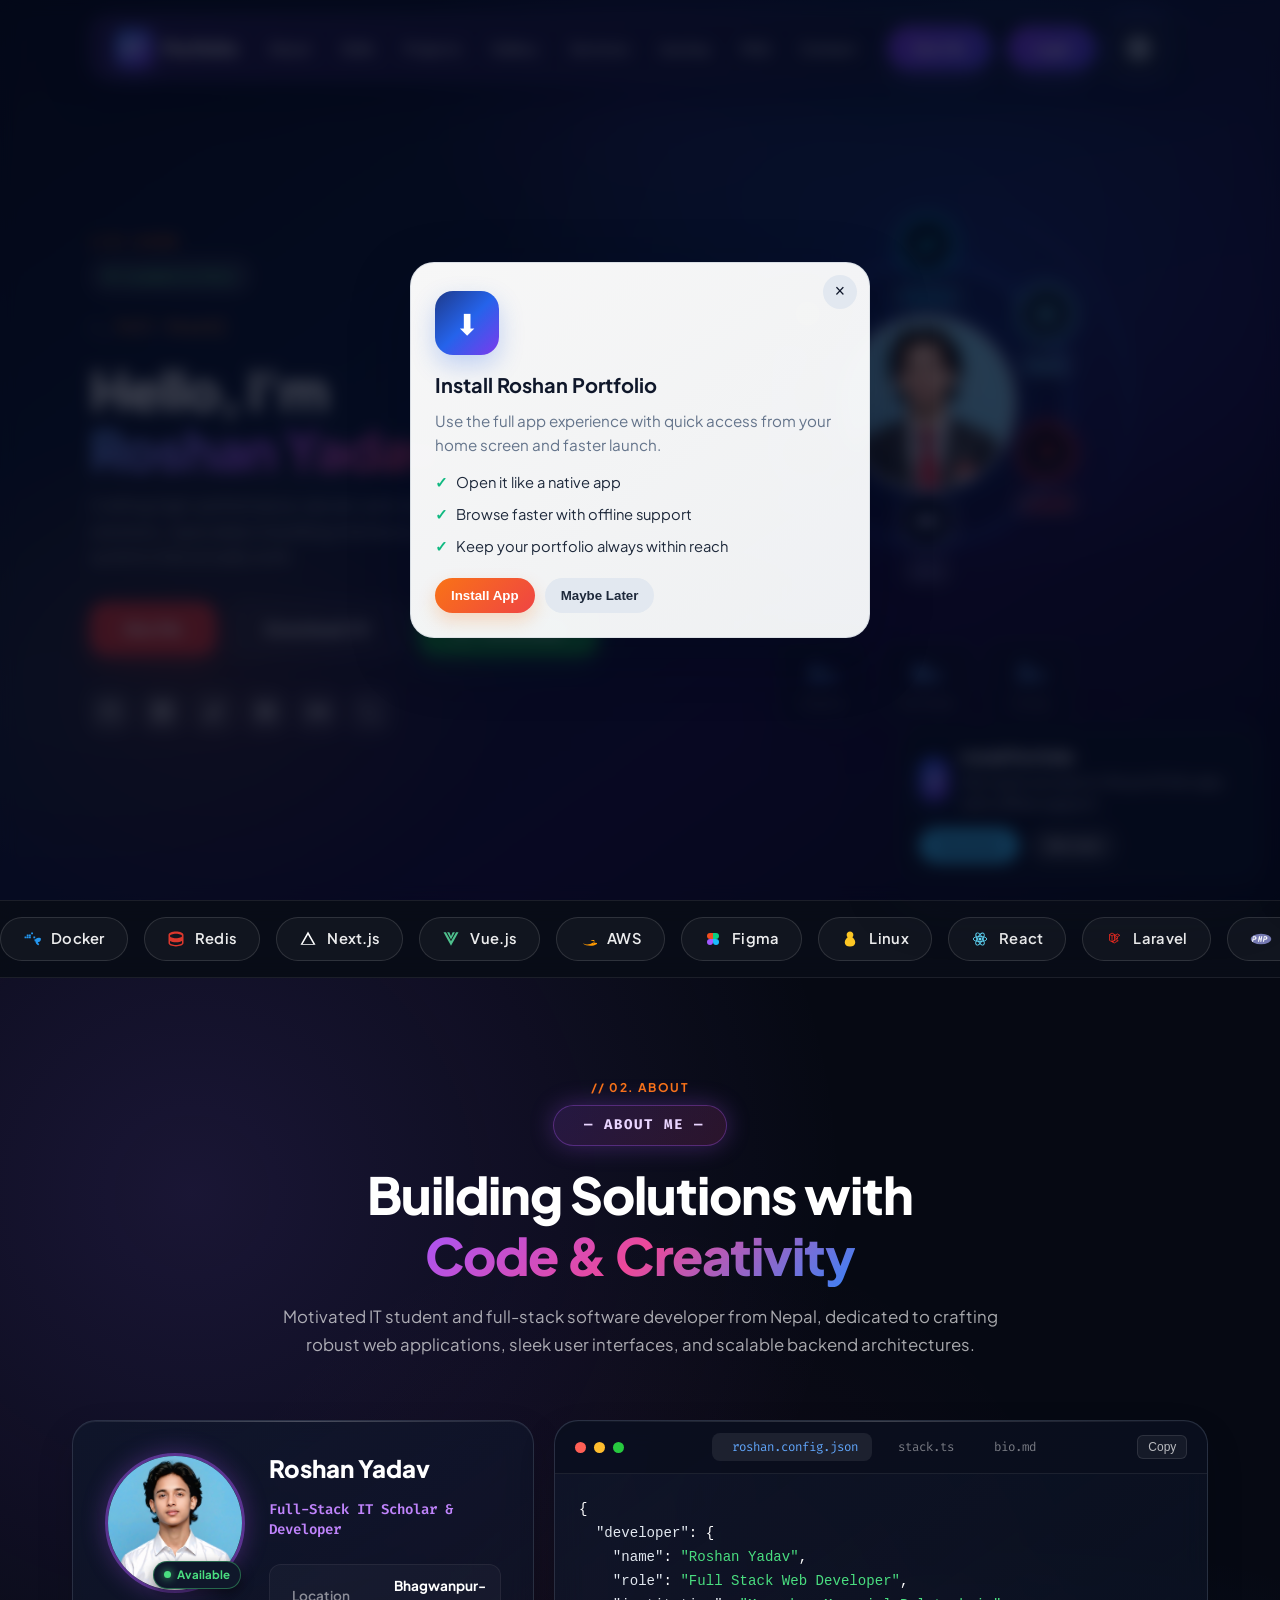
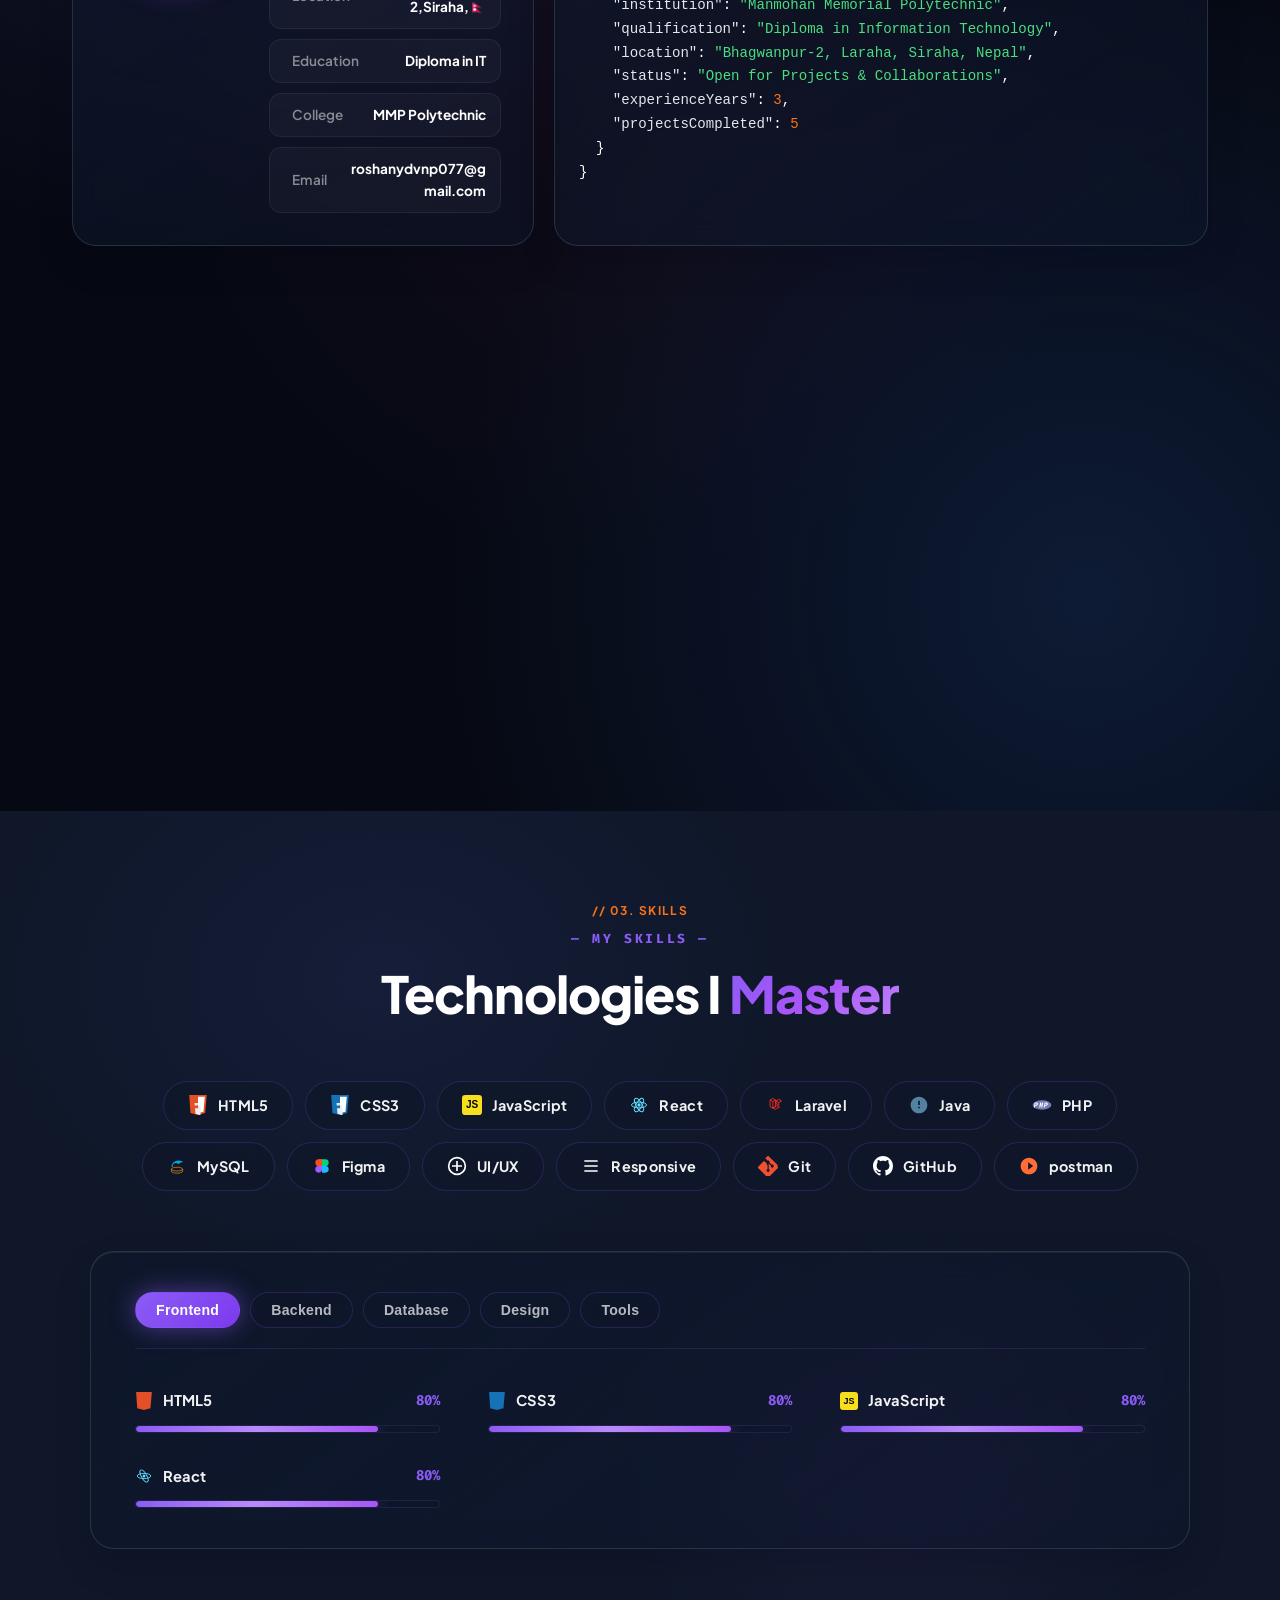
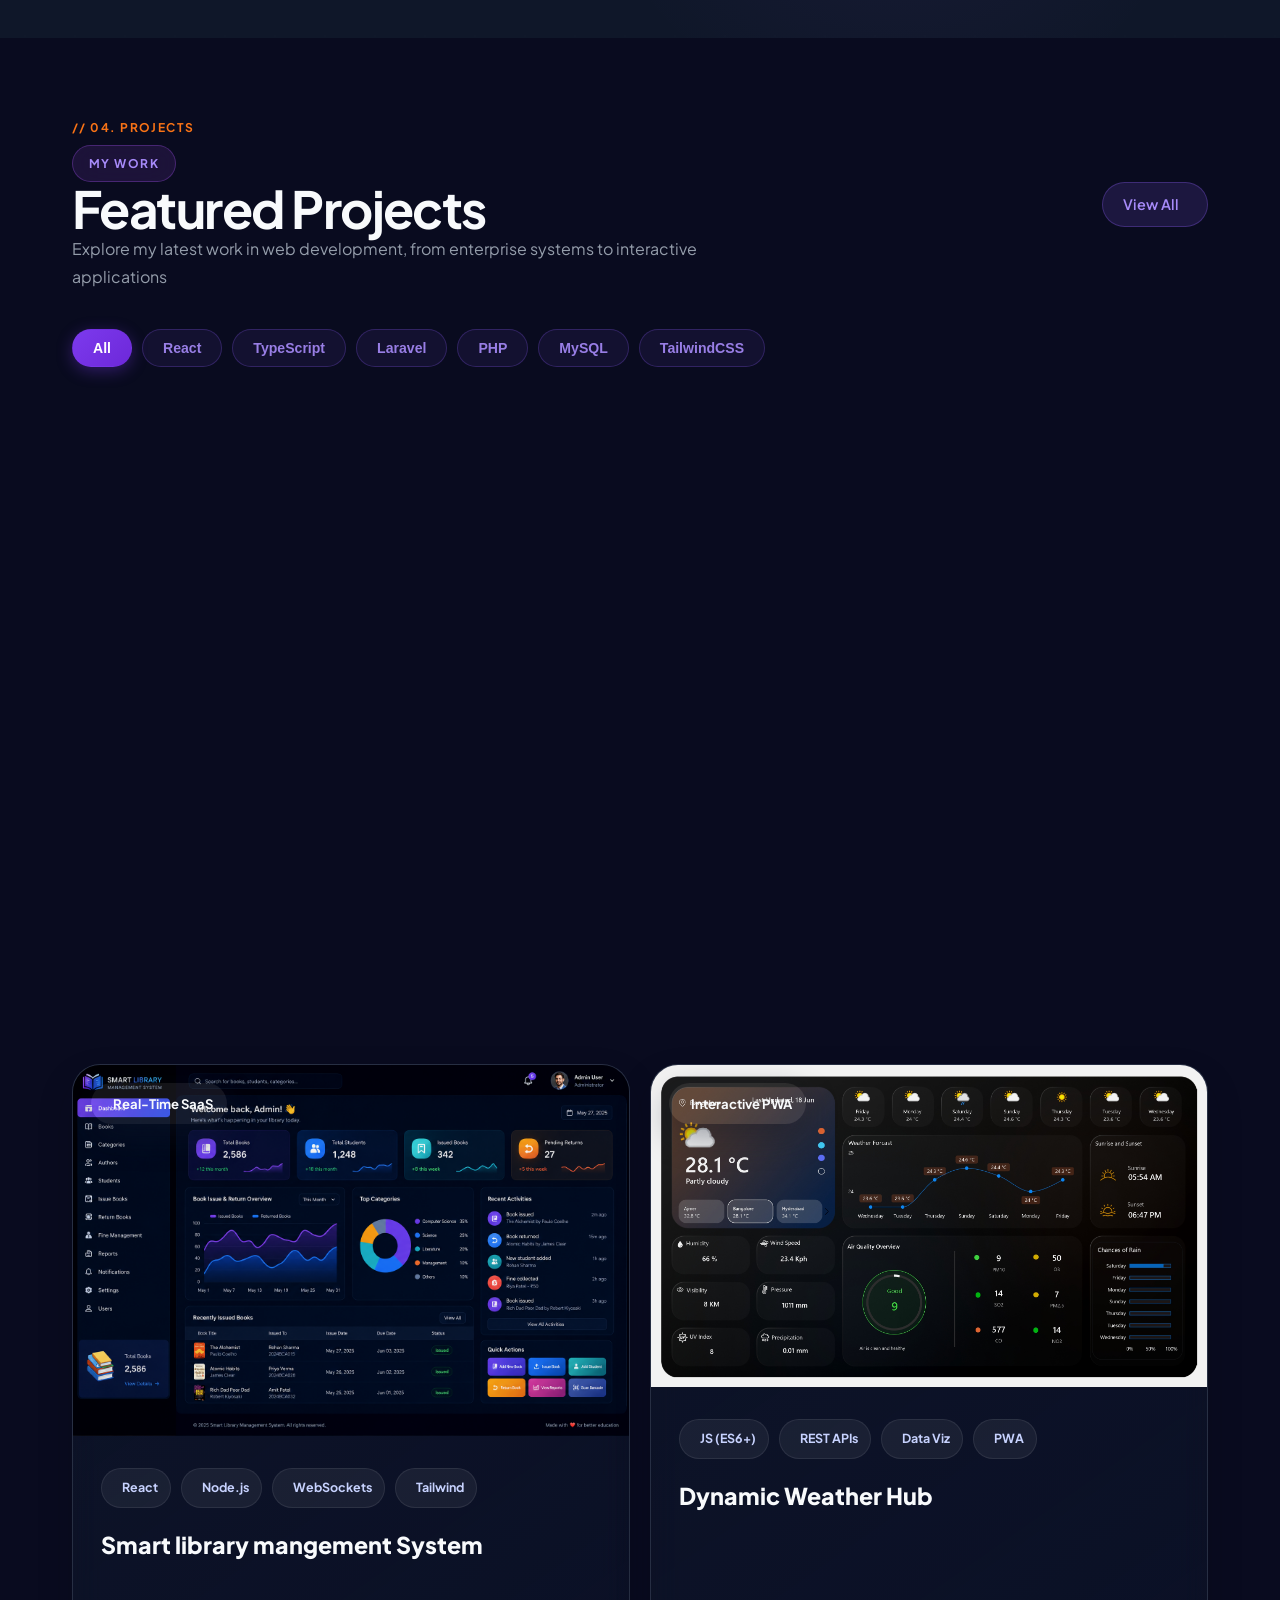
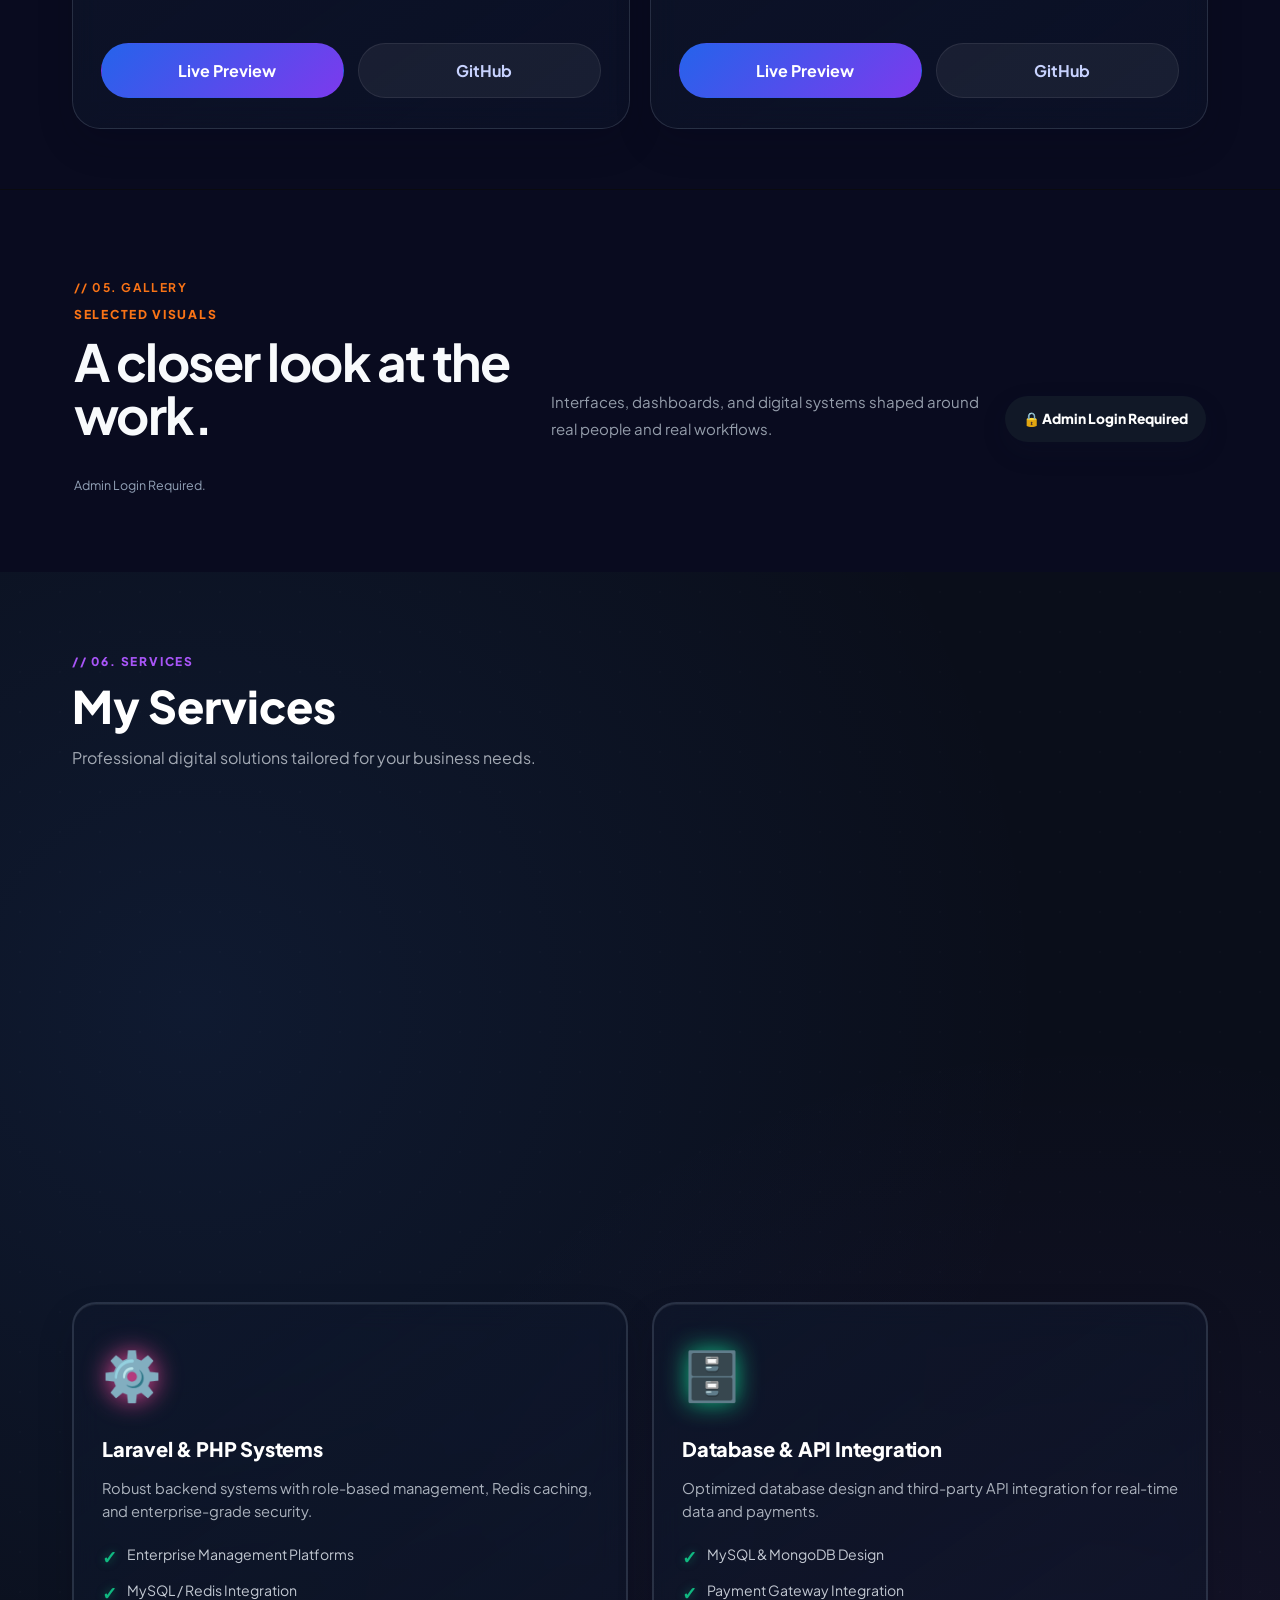
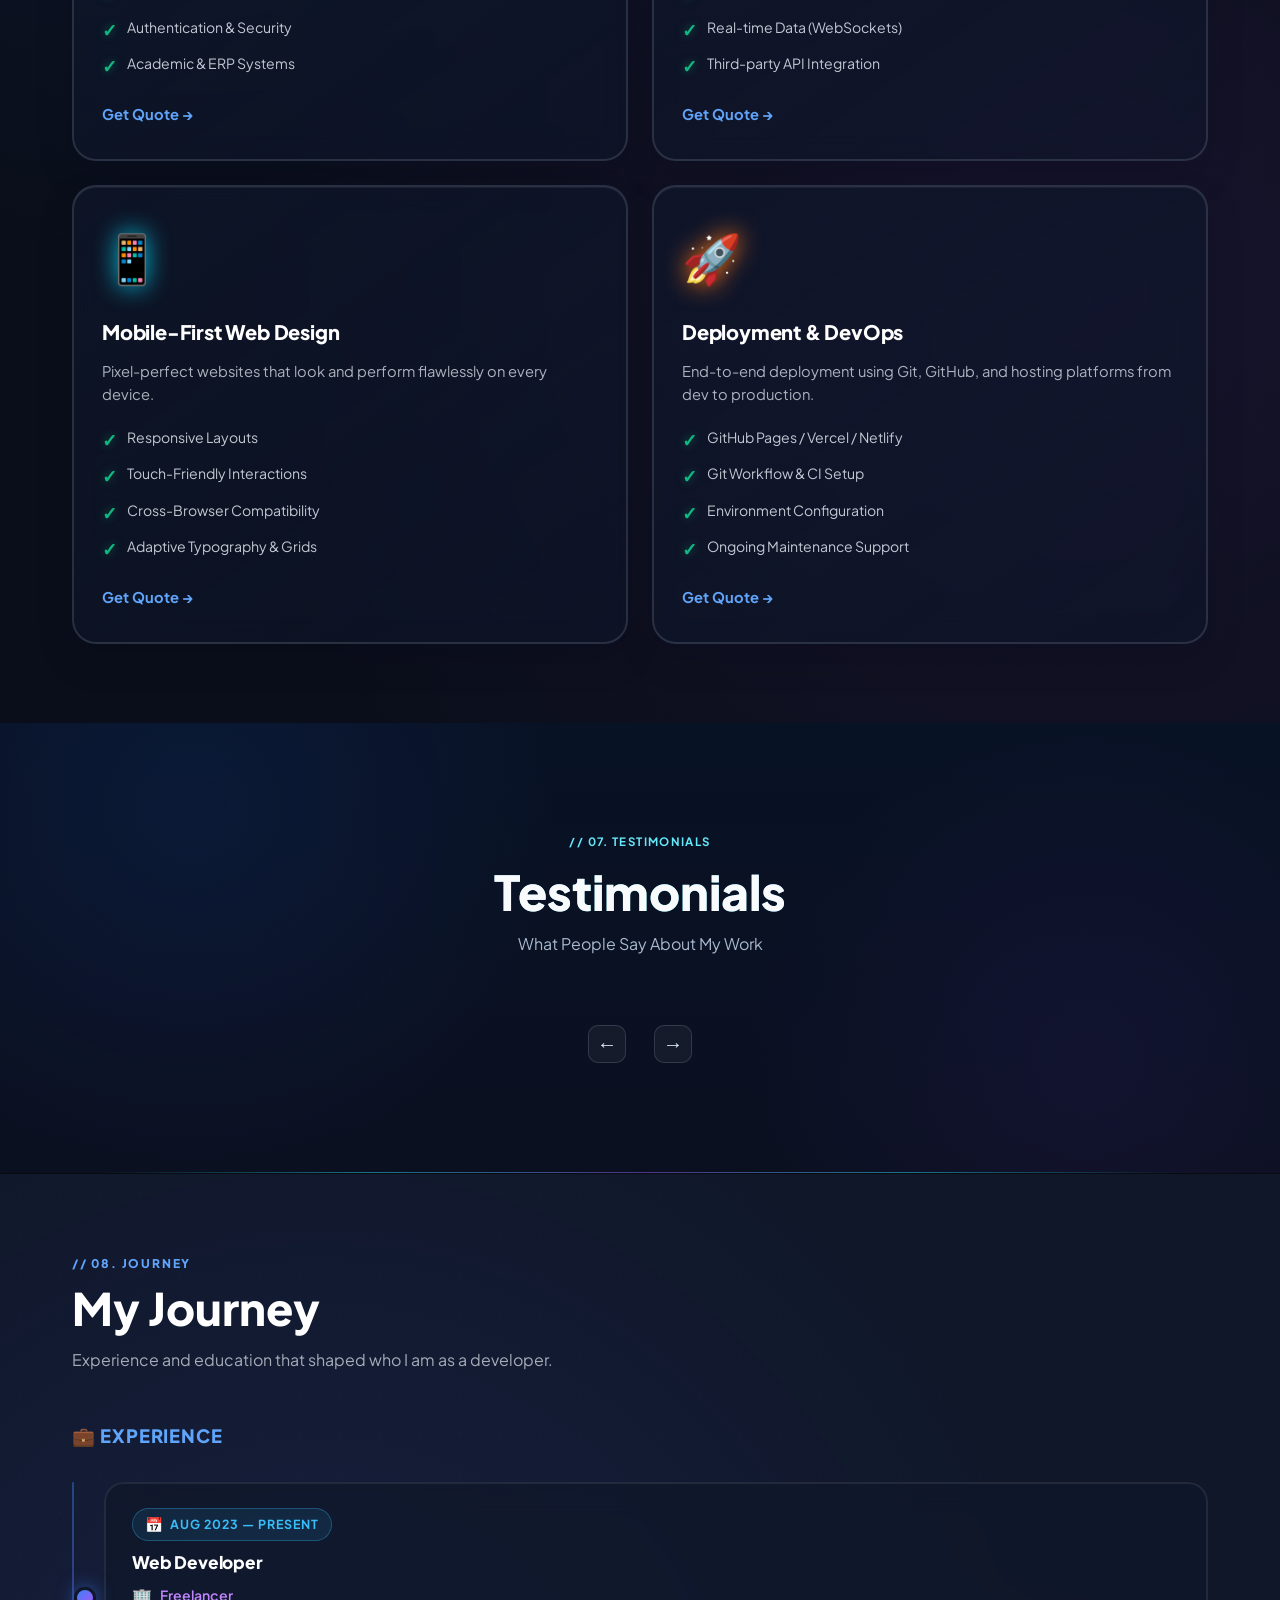
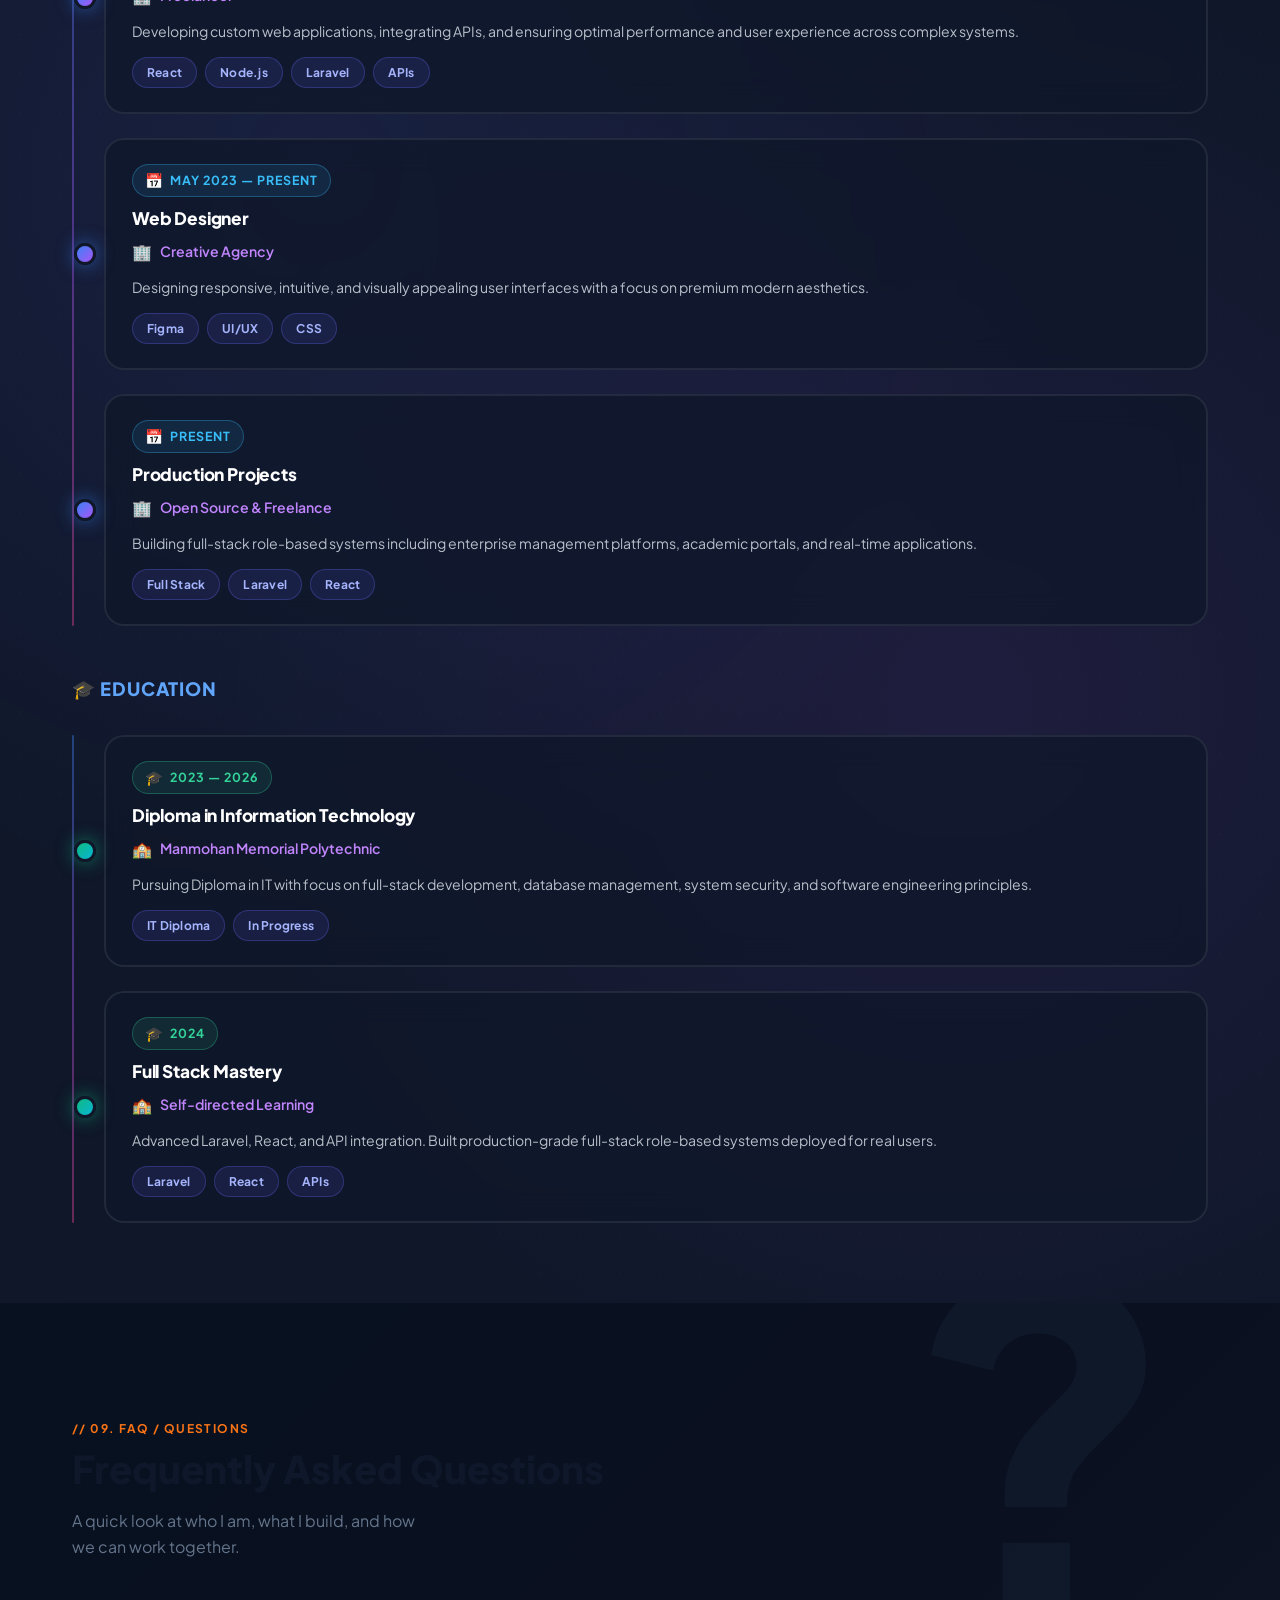
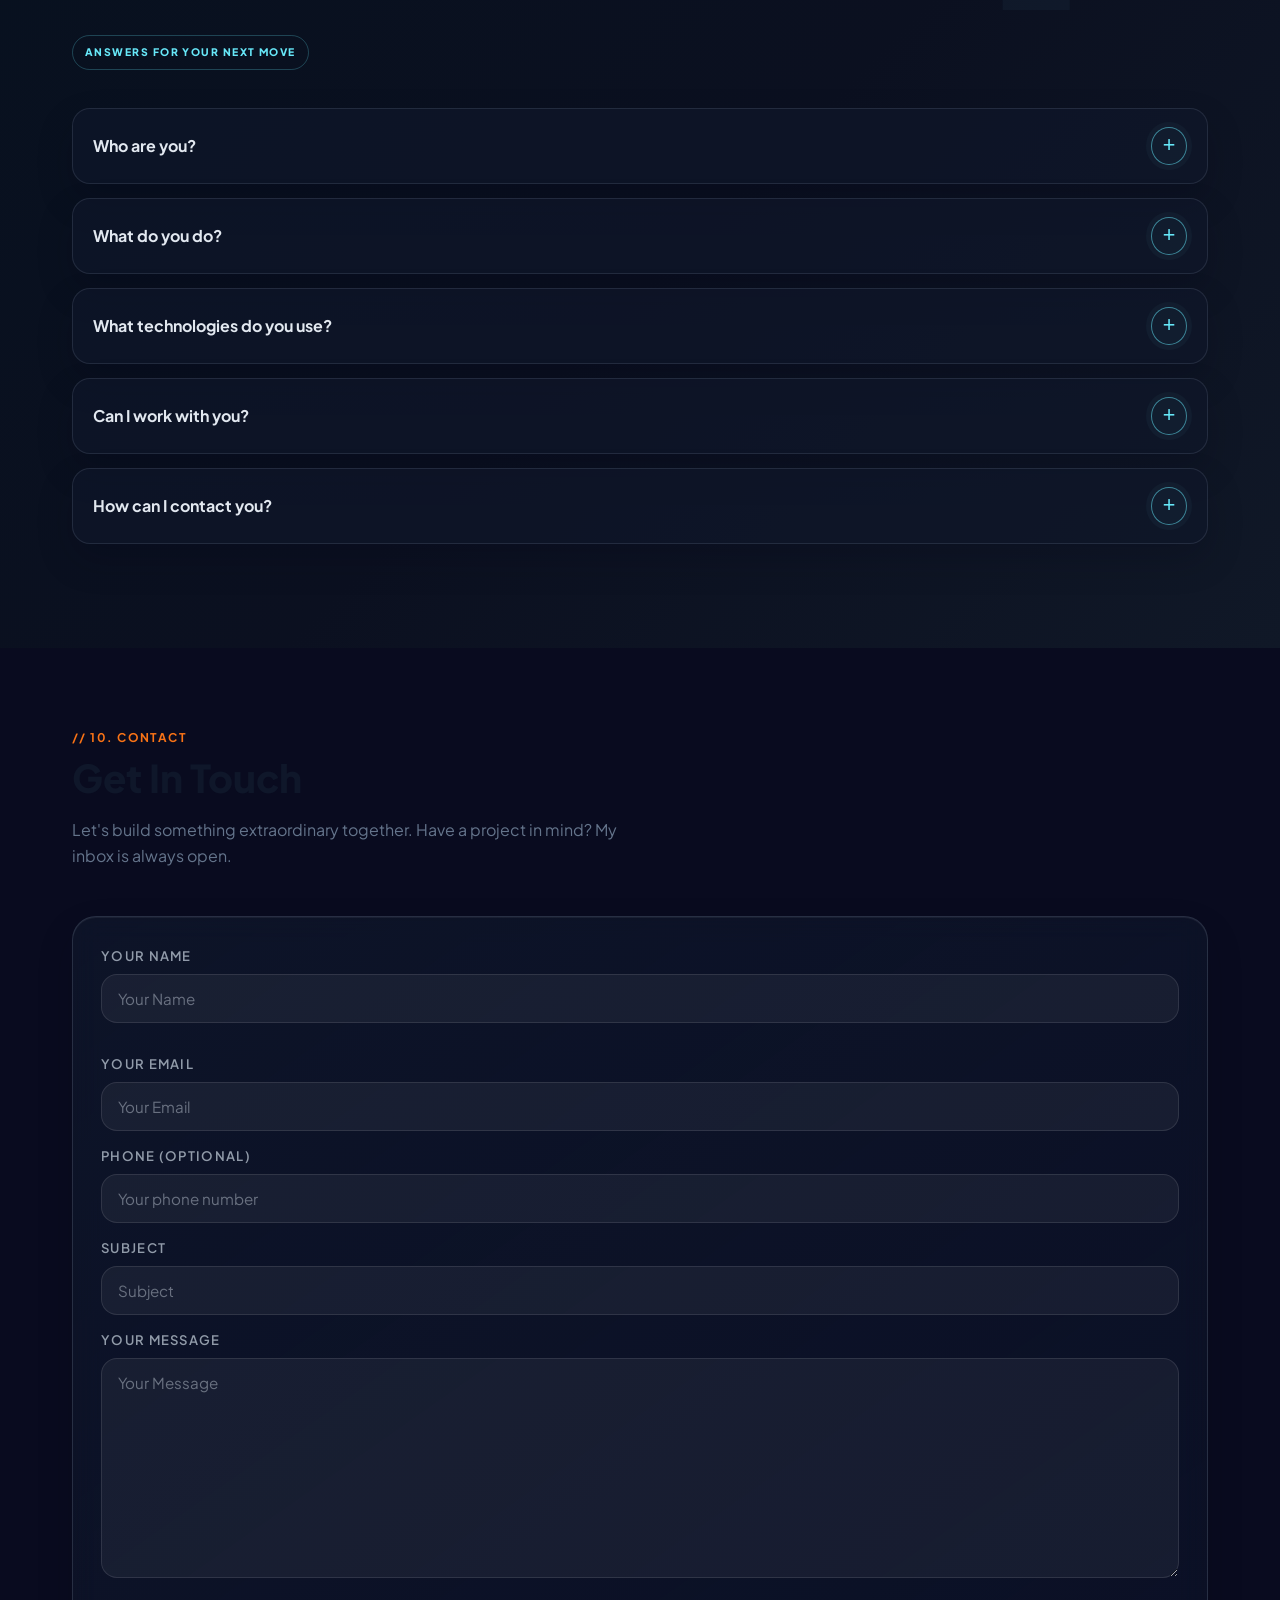
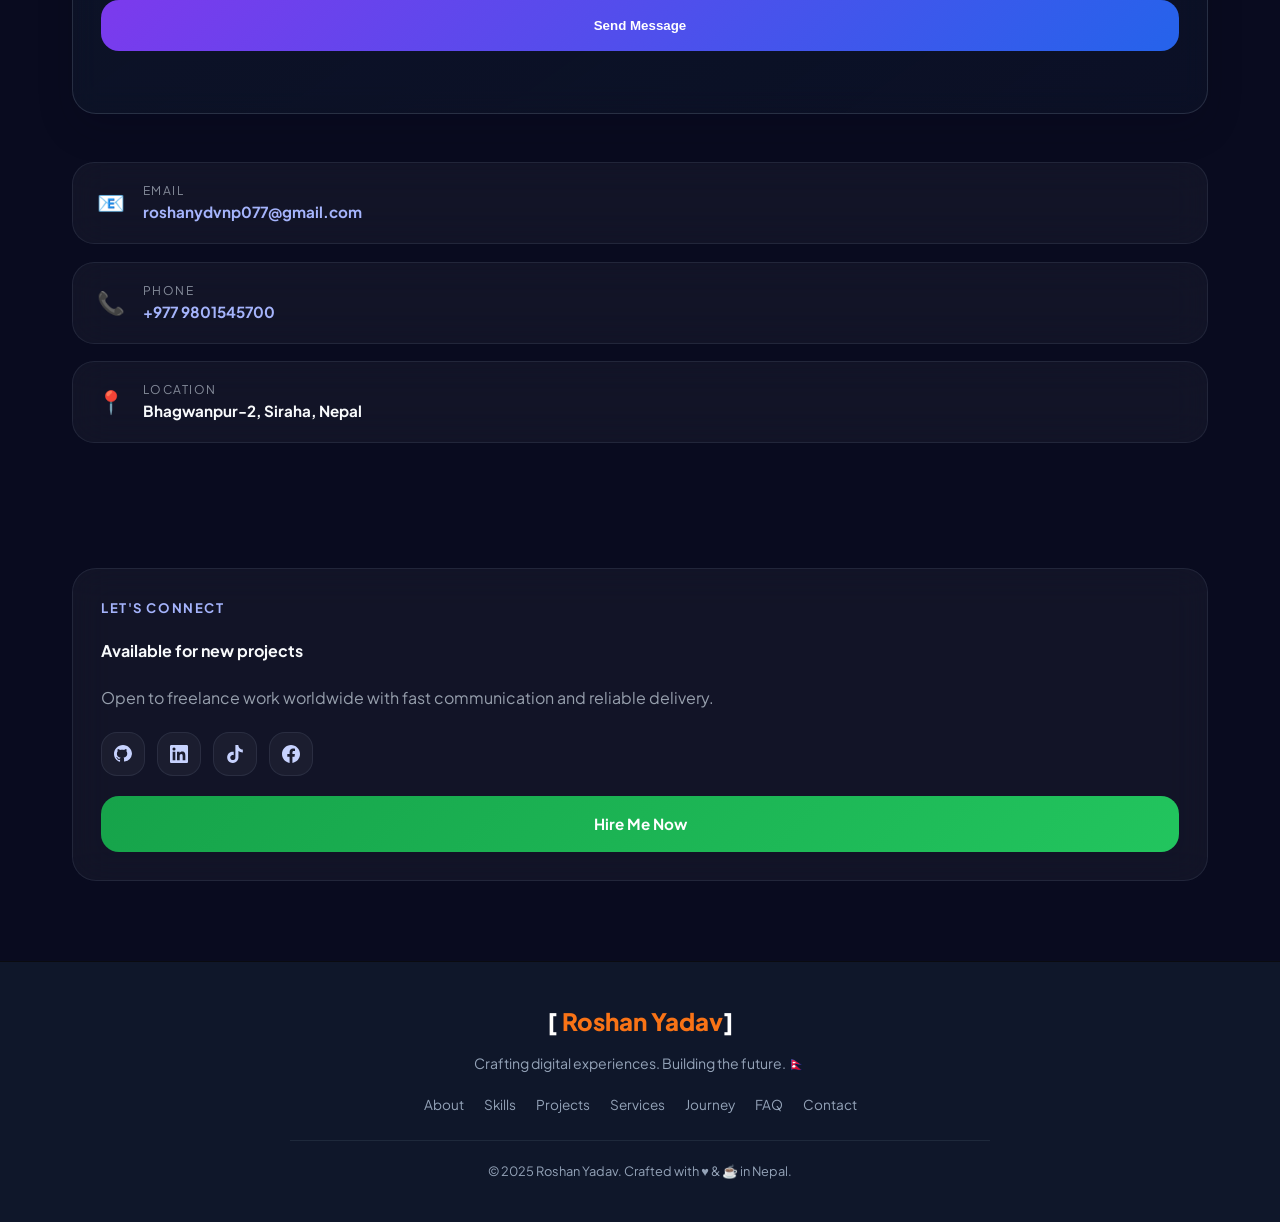
<file: index.html>
<!DOCTYPE html>
<html lang="en">

<head>
  <meta charset="UTF-8" />
  <meta name="viewport" content="width=device-width, initial-scale=1.0" />
  <title>Roshan  Yadav</title>
  <meta name="theme-color" content="#0f172a" />
  <meta name="apple-mobile-web-app-capable" content="yes" />
  <meta name="apple-mobile-web-app-title" content="Roshan Portfolio" />
  <meta name="mobile-web-app-capable" content="yes" />
  <script>
    const canLoadManifest = ['https:', 'http:'].includes(window.location.protocol) && window.location.hostname !== '';
    if (canLoadManifest) {
      const manifestLink = document.createElement('link');
      manifestLink.rel = 'manifest';
      manifestLink.href = 'manifest.webmanifest';
      document.head.appendChild(manifestLink);
    }
  </script>
  <link rel="apple-touch-icon" sizes="180x180" href="icons/apple-touch-icon-180x180.png" />
  <link rel="icon" type="image/png" sizes="32x32" href="icons/favicon-32x32.png" />
  <link rel="icon" type="image/png" sizes="16x16" href="icons/favicon-16x16.png" />
  <link rel="icon" type="image/png" sizes="192x192" href="icons/icon-192x192.png" />

  
  <meta name="description" content="Roshan  Yadav is a Full Stack Developer specializing in React, Node.js, Laravel, and secure high-performance web applications." />
  <meta name="author" content="Roshan  Yadav" />
  <meta name="keywords" content="Roshan Yadav, Roshan  Yadav, Full Stack Developer, Web Developer, App Developer, Software Developer, React Developer, Node.js Developer, Laravel Developer, Java, C++, UI/UX Design, Figma, React, Node.js, Laravel, JavaScript" />
  <meta property="og:type" content="website" />
  <meta property="og:title" content="Roshan  Yadav — Full Stack Developer" />
  <meta property="og:description" content="Crafting high-performance, secure, and creative digital solutions. Specializing in React, Node.js, and Laravel." />
  <meta property="og:image" content="roshan.png.jpg" />
  <meta property="og:image:alt" content="roshan.png.jpn" />
  <meta name="twitter:card" content="summary_large_image" />
  <meta name="twitter:title" content="Roshan  Yadav — Full Stack Developer" />
  <meta name="twitter:description" content="Crafting high-performance, secure, and creative digital solutions. Specializing in React, Node.js, and Laravel." />
  <meta name="twitter:image" content="roshan.png.jpg" />
  
  <!-- Favicons / Title bar icon -->
  <link rel="icon" type="image/png" href="roshan.png.jpg" />
  <link rel="apple-touch-icon" href="roshan.png.jpg" />

  <link
    href="https://fonts.googleapis.com/css2?family=Plus+Jakarta+Sans:wght@400;500;600;700;800&family=Fira+Code:wght@400;500&display=swap"
    rel="stylesheet" />
  <style>
    :root {
      --primary: #2563eb;
      --primary-dark: #1d4ed8;
      --accent: #f97316;
      --accent2: #10b981;
      --bg: #f8faff;
      --white: #ffffff;
      --dark: #0f172a;
      --text: #1e293b;
      --muted: #64748b;
      --border: #e2e8f0;
      --card: #ffffff;
      --gradient: linear-gradient(135deg, #1e3a8a 0%, #2563eb 50%, #7c3aed 100%);
      --gradient2: linear-gradient(135deg, #f97316 0%, #ef4444 100%);
    }

    * {
      margin: 0;
      padding: 0;
      box-sizing: border-box;
    }

    html {
      scroll-behavior: smooth;
      scroll-padding-top: 120px;
      background-color: #0a0b10;
    }

    body {
      font-family: 'Plus Jakarta Sans', sans-serif;
      background: #0a0b10;
      background-color: #0a0b10;
      color: var(--text);
      line-height: 1.6;
      min-width: 320px;
      overflow-x: hidden;
    }

    body.loader-active {
      overflow: hidden;
    }

    .portfolio-loader {
      position: fixed;
      inset: 0;
      z-index: 10000;
      width: 100vw;
      height: 100vh;
      min-height: 100svh;
      display: flex;
      align-items: center;
      justify-content: center;
      overflow: hidden;
      padding: 24px;
      background: #030507;
      color: #fff;
      opacity: 1;
      visibility: visible;
      transition: opacity 0.6s ease, visibility 0.6s ease;
    }

    .portfolio-loader::before {
      content: '';
      position: absolute;
      width: min(72vw, 390px);
      height: min(72vw, 390px);
      border-radius: 50%;
      background: rgba(37, 99, 235, 0.14);
      filter: blur(72px);
      animation: loaderAmbientGlow 3.8s ease-in-out infinite;
    }

    .portfolio-loader.is-hidden {
      opacity: 0;
      visibility: hidden;
      pointer-events: none;
    }

    .portfolio-loader-content {
      position: relative;
      z-index: 1;
      display: flex;
      flex-direction: column;
      align-items: center;
      text-align: center;
      animation: loaderFadeIn 0.8s ease both;
    }

    .portfolio-loader-image-wrap {
      position: relative;
      display: grid;
      width: clamp(170px, 30vw, 250px);
      height: clamp(170px, 30vw, 250px);
      place-items: center;
      padding: 5px;
      border: 1px solid rgba(96, 165, 250, 0.72);
      border-radius: 50%;
      background: linear-gradient(145deg, rgba(147, 197, 253, 0.75), rgba(37, 99, 235, 0.18));
      box-shadow: 0 0 0 6px rgba(37, 99, 235, 0.08), 0 0 42px rgba(37, 99, 235, 0.34);
      animation: loaderImagePulse 2.8s ease-in-out infinite;
    }

    .portfolio-loader-image-wrap::after {
      content: '';
      position: absolute;
      inset: -14px;
      border: 1px solid rgba(96, 165, 250, 0.2);
      border-radius: 50%;
      animation: loaderRingPulse 2.8s ease-in-out infinite;
    }

    .portfolio-loader-image {
      width: 100%;
      height: 100%;
      border-radius: 50%;
      object-fit: contain;
      background: #0b1220;
      display: block;
    }

    .portfolio-loader-title {
      margin: 30px 0 5px;
      color: #f8fafc;
      font-size: clamp(1.1rem, 2.4vw, 1.45rem);
      font-weight: 800;
      letter-spacing: 0.2em;
    }

    .portfolio-loader-subtitle {
      margin: 0;
      color: rgba(203, 213, 225, 0.7);
      font-size: 0.84rem;
      letter-spacing: 0.04em;
    }

    .portfolio-loader-progress {
      position: relative;
      width: 112px;
      height: 3px;
      overflow: hidden;
      margin-top: 24px;
      border-radius: 99px;
      background: rgba(148, 163, 184, 0.2);
    }

    .portfolio-loader-progress::after {
      content: '';
      position: absolute;
      inset: 0;
      width: 45%;
      border-radius: inherit;
      background: #60a5fa;
      box-shadow: 0 0 12px rgba(96, 165, 250, 0.8);
      animation: loaderProgress 1.35s ease-in-out infinite;
    }

    @keyframes loaderFadeIn {
      from { opacity: 0; transform: translateY(12px); }
      to { opacity: 1; transform: translateY(0); }
    }

    @keyframes loaderImagePulse {
      0%, 100% { box-shadow: 0 0 0 6px rgba(37, 99, 235, 0.08), 0 0 42px rgba(37, 99, 235, 0.3); }
      50% { box-shadow: 0 0 0 10px rgba(37, 99, 235, 0.1), 0 0 65px rgba(96, 165, 250, 0.52); }
    }

    @keyframes loaderRingPulse {
      0%, 100% { opacity: 0.35; transform: scale(0.98); }
      50% { opacity: 0.8; transform: scale(1.04); }
    }

    @keyframes loaderAmbientGlow {
      0%, 100% { opacity: 0.55; transform: scale(0.9); }
      50% { opacity: 1; transform: scale(1.1); }
    }

    @keyframes loaderProgress {
      from { transform: translateX(-120%); }
      to { transform: translateX(280%); }
    }

    @media (max-width: 480px) {
      .portfolio-loader {
        padding: 20px;
      }

      .portfolio-loader-title {
        letter-spacing: 0.14em;
      }
    }

    @media (prefers-reduced-motion: reduce) {
      .portfolio-loader-content,
      .portfolio-loader-image-wrap,
      .portfolio-loader-image-wrap::after,
      .portfolio-loader::before,
      .portfolio-loader-progress::after {
        animation: none;
      }
    }

    section[id] {
      scroll-margin-top: 120px;
    }

    /* ── NAV ── */
    nav {
      position: fixed;
      top: 16px;
      left: 50%;
      transform: translateX(-50%);
      width: min(calc(100% - 32px), 1100px);
      max-width: 1100px;
      background: linear-gradient(105deg, rgba(47, 32, 91, 0.82), rgba(11, 24, 45, 0.86));
      backdrop-filter: blur(22px) saturate(130%);
      -webkit-backdrop-filter: blur(22px) saturate(130%);
      border: 1px solid rgba(191, 219, 254, 0.22);
      border-radius: 20px;
      box-shadow: inset 0 1px rgba(255, 255, 255, 0.08), 0 16px 42px rgba(2, 6, 23, 0.38), 0 0 28px rgba(99, 102, 241, 0.1);
      z-index: 1000;
      isolation: isolate;
      padding: 0 24px;
      height: 64px;
      display: flex;
      align-items: center;
      justify-content: space-between;
      transition: all 0.35s ease;
    }

    nav.scrolled {
      background: linear-gradient(105deg, rgba(42, 28, 82, 0.9), rgba(8, 19, 38, 0.94));
      border-color: rgba(147, 197, 253, 0.34);
      box-shadow: inset 0 1px rgba(255, 255, 255, 0.1), 0 18px 48px rgba(0, 0, 0, 0.48), 0 0 28px rgba(96, 165, 250, 0.14);
    }

    .nav-logo {
      display: flex;
      align-items: center;
      gap: 10px;
      font-weight: 800;
      font-size: 1.1rem;
      color: #fff;
      text-decoration: none;
      transition: color 0.35s ease;
    }

    nav.scrolled .nav-logo {
      color: #ffffff;
    }

    .nav-logo .badge {
      width: 38px;
      height: 38px;
      background: linear-gradient(135deg, #3b82f6, #7c3aed);
      border-radius: 10px;
      display: flex;
      align-items: center;
      justify-content: center;
      color: #fff;
      font-weight: 800;
      font-size: 1rem;
      box-shadow: 0 8px 22px rgba(99, 102, 241, 0.3), inset 0 1px rgba(255, 255, 255, 0.16);
    }

    .nav-logo-image {
      width: 38px;
      height: 38px;
      border-radius: 10px;
      object-fit: cover;
    }

    .nav-links {
      display: flex;
      gap: 2px;
      list-style: none;
    }

    .nav-links a {
      text-decoration: none;
      color: rgba(255, 255, 255, 0.85);
      font-weight: 600;
      font-size: 0.88rem;
      padding: 7px 14px;
      border-radius: 8px;
      transition: all 0.2s;
    }

    .nav-links a:hover {
      background: rgba(255, 255, 255, 0.15);
      color: #fff;
    }

    .nav-links a.active {
      color: #fff;
      font-weight: 700;
      background: rgba(255, 255, 255, 0.12);
      border: 1px solid rgba(191, 219, 254, 0.14);
    }

    nav.scrolled .nav-links a {
      color: rgba(255, 255, 255, 0.85);
    }

    nav.scrolled .nav-links a:hover {
      background: rgba(255, 255, 255, 0.12);
      color: #ffffff;
    }

    nav.scrolled .nav-links a.active {
      color: #60a5fa;
    }

    .nav-cta {
      background: linear-gradient(135deg, #7c3aed, #4f46e5);
      color: #ffffff;
      border: 1px solid rgba(191, 219, 254, 0.16);
      padding: 10px 24px;
      border-radius: 999px;
      font-weight: 700;
      font-size: 0.88rem;
      cursor: pointer;
      text-decoration: none;
      transition: all 0.25s ease;
      box-shadow: 0 8px 24px rgba(99, 102, 241, 0.3), inset 0 1px rgba(255, 255, 255, 0.16);
      white-space: nowrap;
    }

    .nav-cta:hover {
      transform: translateY(-2px);
      box-shadow: 0 6px 26px rgba(99, 102, 241, 0.6);
      background: linear-gradient(135deg, #4f46e5, #6d28d9);
    }

    /* ── DROPDOWN MENU SYSTEM ── */
    .dropdown-menu {
      position: absolute;
      top: calc(100% + 8px);
      left: 50%;
      transform: translateX(-50%);
      min-width: 220px;
      background: rgba(15, 23, 42, 0.98);
      backdrop-filter: blur(16px);
      -webkit-backdrop-filter: blur(16px);
      border: 1px solid rgba(139, 92, 246, 0.3);
      border-radius: 16px;
      box-shadow: 0 20px 60px rgba(0, 0, 0, 0.5), 0 0 0 1px rgba(139, 92, 246, 0.1);
      padding: 12px;
      z-index: 9999;
      opacity: 0;
      visibility: hidden;
      pointer-events: none;
      transition: all 0.25s cubic-bezier(0.4, 0, 0.2, 1);
    }

    .dropdown-menu.open {
      opacity: 1;
      visibility: visible;
      pointer-events: auto;
      transform: translateX(-50%) translateY(0);
    }

    .dropdown-menu-item {
      display: flex;
      align-items: center;
      gap: 12px;
      padding: 10px 14px;
      border-radius: 10px;
      color: rgba(255, 255, 255, 0.85);
      text-decoration: none;
      font-size: 0.88rem;
      font-weight: 600;
      transition: all 0.2s ease;
      cursor: pointer;
    }

    .dropdown-menu-item:hover {
      background: rgba(139, 92, 246, 0.15);
      color: #ffffff;
      transform: translateX(4px);
    }

    .dropdown-menu-item i,
    .dropdown-menu-item svg {
      width: 18px;
      height: 18px;
      flex-shrink: 0;
      color: #8b5cf6;
    }

    .dropdown-trigger {
      position: relative;
      cursor: pointer;
    }

    /* Technical Toolkit Dropdown */
    .tech-toolkit-dropdown {
      position: relative;
      display: inline-block;
    }

    .tech-toolkit-trigger {
      display: inline-flex;
      align-items: center;
      gap: 8px;
      padding: 10px 20px;
      border-radius: 12px;
      background: rgba(139, 92, 246, 0.1);
      border: 1px solid rgba(139, 92, 246, 0.3);
      color: #c084fc;
      font-weight: 600;
      font-size: 0.88rem;
      cursor: pointer;
      transition: all 0.25s ease;
    }

    .tech-toolkit-trigger:hover {
      background: rgba(139, 92, 246, 0.2);
      border-color: rgba(139, 92, 246, 0.5);
      transform: translateY(-2px);
    }

    .tech-toolkit-trigger i {
      transition: transform 0.25s ease;
    }

    .tech-toolkit-dropdown.open .tech-toolkit-trigger i {
      transform: rotate(180deg);
    }

    .tech-toolkit-menu {
      position: absolute;
      top: calc(100% + 8px);
      left: 0;
      min-width: 280px;
      max-width: 320px;
      background: rgba(15, 23, 42, 0.98);
      backdrop-filter: blur(20px);
      -webkit-backdrop-filter: blur(20px);
      border: 1px solid rgba(139, 92, 246, 0.3);
      border-radius: 16px;
      box-shadow: 
        0 20px 60px rgba(0, 0, 0, 0.6),
        0 0 0 1px rgba(139, 92, 246, 0.15),
        0 0 30px rgba(139, 92, 246, 0.2);
      padding: 12px;
      z-index: 10000;
      opacity: 0;
      visibility: hidden;
      pointer-events: none;
      transform: translateY(-10px);
      transition: all 0.3s cubic-bezier(0.4, 0, 0.2, 1);
    }

    .tech-toolkit-dropdown.open .tech-toolkit-menu {
      opacity: 1;
      visibility: visible;
      pointer-events: auto;
      transform: translateY(0);
    }

    .tech-toolkit-menu-header {
      padding: 12px 14px;
      font-size: 0.8rem;
      font-weight: 700;
      color: rgba(255, 255, 255, 0.5);
      text-transform: uppercase;
      letter-spacing: 0.08em;
      border-bottom: 1px solid rgba(139, 92, 246, 0.15);
      margin-bottom: 8px;
    }

    .tech-toolkit-menu-group {
      display: flex;
      flex-direction: column;
      gap: 4px;
    }

    .tech-toolkit-menu-item {
      display: flex;
      align-items: center;
      gap: 12px;
      padding: 10px 14px;
      border-radius: 10px;
      color: rgba(255, 255, 255, 0.85);
      text-decoration: none;
      font-size: 0.88rem;
      font-weight: 600;
      transition: all 0.2s ease;
      cursor: pointer;
    }

    .tech-toolkit-menu-item:hover {
      background: rgba(139, 92, 246, 0.15);
      color: #ffffff;
      transform: translateX(4px);
    }

    .tech-toolkit-menu-item i,
    .tech-toolkit-menu-item svg {
      width: 20px;
      height: 20px;
      flex-shrink: 0;
      color: #8b5cf6;
    }

    .tech-toolkit-menu-item span {
      flex: 1;
    }

    /* Overlay for dropdown backdrop (optional) */
    .dropdown-overlay {
      position: fixed;
      inset: 0;
      background: transparent;
      z-index: 9998;
      display: inline-flex;
    }

    .dropdown-overlay.active {
      display: block;
    }

    /* Mobile menu */
    .hamburger {
      display: none;
      flex-direction: column;
      gap: 5px;
      cursor: pointer;
      background: none;
      border: none;
      padding: 4px;
      z-index: 1100;
    }

    .hamburger span {
      width: 24px;
      height: 2px;
      background: #fff;
      border-radius: 2px;
      display: block;
      transition: all 0.3s;
    }

    nav.scrolled .hamburger span {
      background: var(--text);
    }

    .hamburger.open span:nth-child(1) {
      transform: translateY(7px) rotate(45deg);
    }

    .hamburger.open span:nth-child(2) {
      opacity: 0;
      transform: scaleX(0);
    }

    .hamburger.open span:nth-child(3) {
      transform: translateY(-7px) rotate(-45deg);
    }

    /* Mobile dropdown */
    .mobile-menu {
      position: fixed;
      top: 70px;
      right: 0;
      width: 280px;
      max-width: 85vw;
      height: calc(100vh - 70px);
      background: rgba(10, 15, 30, 0.98);
      backdrop-filter: blur(20px);
      -webkit-backdrop-filter: blur(20px);
      border-left: 1px solid rgba(255, 255, 255, 0.1);
      padding: 24px;
      display: flex;
      flex-direction: column;
      gap: 8px;
      z-index: 1000;
      transform: translateX(110%);
      transition: transform 0.3s cubic-bezier(0.4, 0, 0.2, 1);
      overflow-y: auto;
      will-change: transform;
    }

    .mobile-menu-profile { display: flex; align-items: center; gap: 12px; padding: 2px 2px 20px; margin-bottom: 8px; border-bottom: 1px solid rgba(148, 163, 184, 0.18); }
    .mobile-menu-avatar { display: grid; place-items: center; width: 42px; height: 42px; flex: 0 0 42px; border: 1px solid rgba(96, 165, 250, 0.55); border-radius: 14px; color: #dbeafe; background: linear-gradient(145deg, rgba(37, 99, 235, 0.5), rgba(124, 58, 237, 0.45)); box-shadow: 0 0 22px rgba(59, 130, 246, 0.2); font-weight: 800; letter-spacing: 0.06em; }
    .mobile-menu-profile strong { color: #f8fafc; font-size: 0.98rem; }
    .mobile-menu-profile span { display: block; margin-top: 2px; color: rgba(191, 219, 254, 0.65); font-size: 0.74rem; }
    .mobile-menu-divider { height: 1px; margin: 8px 0 4px; background: rgba(96, 165, 250, 0.2); }

    .mobile-menu.open,
    .mobile-menu.active {
      transform: translateX(0);
    }

    .mobile-menu a {
      text-decoration: none;
      color: rgba(255, 255, 255, 0.85);
      padding: 14px 20px;
      border-radius: 12px;
      font-weight: 600;
      font-size: 0.95rem;
      transition: all 0.2s ease;
      border: 1px solid transparent;
    }

    .mobile-menu a:hover,
    .mob-link:hover {
      background: rgba(255, 255, 255, 0.08);
      color: #ffffff;
      border-color: rgba(168, 85, 247, 0.3);
    }

    .mob-cta {
      background: #D9383A !important;
      color: #ffffff !important;
      margin-top: 12px;
      text-align: center;
      border: none !important;
    }

    .mob-cta:hover {
      background: #c22b2d !important;
      transform: translateY(-2px);
    }

    /* Hide mobile menu backdrop overlay */
    body.menu-open {
      overflow: hidden;
    }

    .mobile-menu a {
      text-decoration: none;
      color: rgba(255, 255, 255, 0.85);
      font-weight: 600;
      font-size: 0.95rem;
      padding: 12px 16px;
      border-radius: 10px;
      transition: all 0.2s;
    }

    .mobile-menu a:hover {
      background: var(--bg);
      color: var(--primary);
    }

    .mobile-menu .mob-cta {
      background: var(--gradient2);
      color: #fff;
      text-align: center;
      border-radius: 50px;
      margin-top: 8px;
      padding: 13px;
    }

    .mobile-menu-actions { display: grid; gap: 10px; margin-top: auto; padding-top: 18px; }
    .mobile-menu .mobile-action { width: 100%; text-align: center; border-radius: 999px; }
    .mobile-menu .mobile-action.secondary { color: #bfdbfe; background: rgba(30, 64, 175, 0.18); border: 1px solid rgba(96, 165, 250, 0.42); }
    .mobile-menu .mobile-action.secondary:hover { background: rgba(37, 99, 235, 0.28); border-color: rgba(147, 197, 253, 0.7); }
    .mobile-menu > .mob-link:not(.mobile-action):not(.vault-access-btn) { display: block; width: 100%; background: transparent; border: 1px solid transparent; color: rgba(255, 255, 255, 0.85); text-align: left; }
    .mobile-menu > .mob-link:not(.mobile-action):not(.vault-access-btn):hover { background: rgba(255, 255, 255, 0.08); border-color: rgba(168, 85, 247, 0.3); color: #fff; }
    .mobile-menu.active, .mobile-menu.open { transform: translateX(0) !important; }
    @keyframes mobileMenuItemIn {
      from { opacity: 0; transform: translateY(12px); filter: blur(4px); }
      to { opacity: 1; transform: translateY(0); filter: blur(0); }
    }
    @keyframes mobileMenuBackdropIn {
      from { opacity: 0; }
      to { opacity: 1; }
    }
    .mobile-menu.open > *, .mobile-menu.active > * { animation: mobileMenuItemIn 0.42s cubic-bezier(0.22, 1, 0.36, 1) both; }
    .mobile-menu.open > :nth-child(2), .mobile-menu.active > :nth-child(2) { animation-delay: 0.04s; }
    .mobile-menu.open > :nth-child(3), .mobile-menu.active > :nth-child(3) { animation-delay: 0.08s; }
    .mobile-menu.open > :nth-child(4), .mobile-menu.active > :nth-child(4) { animation-delay: 0.12s; }
    .mobile-menu.open > :nth-child(5), .mobile-menu.active > :nth-child(5) { animation-delay: 0.16s; }
    .mobile-menu.open > :nth-child(6), .mobile-menu.active > :nth-child(6) { animation-delay: 0.2s; }
    .mobile-menu.open > :nth-child(7), .mobile-menu.active > :nth-child(7) { animation-delay: 0.24s; }
    .mobile-menu.open > :nth-child(8), .mobile-menu.active > :nth-child(8) { animation-delay: 0.28s; }
    .mobile-menu.open > :nth-child(9), .mobile-menu.active > :nth-child(9) { animation-delay: 0.32s; }
    .mobile-menu a { will-change: transform, background-color; }
    .mobile-menu a:hover { transform: translateX(4px); }
    .mobile-menu .mobile-action:hover { transform: translateY(-2px); }
    body.menu-open::before { content: ''; position: fixed; inset: 0; z-index: 999; background: rgba(2, 6, 23, 0.62); backdrop-filter: blur(5px); -webkit-backdrop-filter: blur(5px); pointer-events: none; animation: mobileMenuBackdropIn 0.28s ease both; }
    .mobile-menu { background: rgba(7, 12, 28, 0.97); border-left-color: rgba(129, 140, 248, 0.42); box-shadow: -14px 0 34px rgba(2, 6, 23, 0.3), 0 0 28px rgba(96, 165, 250, 0.12), 0 0 34px rgba(139, 92, 246, 0.1); }
    @media (prefers-reduced-motion: reduce) {
      .mobile-menu.open > *, .mobile-menu.active > *, body.menu-open::before { animation: none; }
    }

    @media (min-width: 769px) and (max-width: 1023px) {
      nav { width: calc(100% - 32px); padding: 0 18px; }
      .nav-links, nav > .nav-cta { display: none; }
      .hamburger { display: flex; }
      .mobile-menu { top: 72px; height: calc(100dvh - 72px); }
      .gallery-grid { grid-template-columns: repeat(2, minmax(0, 1fr)); grid-auto-rows: auto; }
      .gallery-item:nth-child(n) { grid-column: span 1; grid-row: auto; min-height: 220px; }
    }

    /* ── PWA INSTALL MODAL ── */
    .pwa-modal-backdrop {
      position: fixed;
      inset: 0;
      background: rgba(2, 6, 23, 0.72);
      backdrop-filter: blur(8px);
      -webkit-backdrop-filter: blur(8px);
      display: flex;
      align-items: center;
      justify-content: center;
      padding: 24px;
      z-index: 1200;
      opacity: 0;
      visibility: hidden;
      pointer-events: none;
      transition: opacity 0.25s ease, visibility 0.25s ease;
    }

    .pwa-modal-backdrop.is-open {
      opacity: 1;
      visibility: visible;
      pointer-events: auto;
    }

    .pwa-modal {
      width: min(100%, 460px);
      background: linear-gradient(145deg, rgba(255,255,255,0.97), rgba(248,250,252,0.96));
      border: 1px solid rgba(148, 163, 184, 0.25);
      border-radius: 24px;
      box-shadow: 0 20px 60px rgba(2, 6, 23, 0.26);
      padding: 28px 24px 24px;
      position: relative;
      color: var(--dark);
    }

    .pwa-modal-close {
      position: absolute;
      top: 12px;
      right: 12px;
      border: none;
      background: #e2e8f0;
      color: var(--dark);
      width: 34px;
      height: 34px;
      border-radius: 50%;
      font-size: 1.1rem;
      cursor: pointer;
    }

    .pwa-modal-icon {
      width: 64px;
      height: 64px;
      border-radius: 18px;
      display: grid;
      place-items: center;
      font-size: 1.8rem;
      background: var(--gradient);
      color: #fff;
      margin-bottom: 14px;
      box-shadow: 0 10px 24px rgba(37, 99, 235, 0.25);
    }

    .pwa-modal h3 {
      font-size: 1.25rem;
      margin-bottom: 8px;
    }

    .pwa-modal p {
      color: var(--muted);
      font-size: 0.95rem;
      margin-bottom: 12px;
    }

    .pwa-modal-list {
      list-style: none;
      display: grid;
      gap: 8px;
      margin: 14px 0 20px;
      padding: 0;
    }

    .pwa-modal-list li {
      display: flex;
      align-items: center;
      gap: 8px;
      color: var(--text);
      font-size: 0.92rem;
    }

    .pwa-modal-list li::before {
      content: '✓';
      color: var(--accent2);
      font-weight: 800;
    }

    .pwa-modal-note {
      color: #334155;
      font-size: 0.92rem;
      background: #f8fafc;
      border: 1px solid #cbd5e1;
      border-radius: 16px;
      padding: 14px 16px;
      margin-bottom: 18px;
      display: none;
    }

    .pwa-modal-note.visible {
      display: block;
    }

    .pwa-modal-actions {
      display: flex;
      gap: 10px;
      flex-wrap: wrap;
    }

    .pwa-modal-btn {
      border: none;
      border-radius: 999px;
      padding: 10px 16px;
      font-weight: 700;
      cursor: pointer;
      transition: transform 0.2s ease, box-shadow 0.2s ease;
    }

    .pwa-widget {
      position: fixed;
      right: 20px;
      bottom: 20px;
      width: min(100%, 360px);
      background: rgba(15, 23, 42, 0.98);
      border: 1px solid rgba(148, 163, 184, 0.18);
      box-shadow: 0 22px 55px rgba(15, 23, 42, 0.25);
      border-radius: 24px;
      padding: 18px 18px 16px;
      color: #f8fafc;
      display: grid;
      gap: 14px;
      opacity: 0;
      transform: translateY(20px);
      visibility: hidden;
      transition: transform 0.26s ease, opacity 0.26s ease, visibility 0.26s ease;
      z-index: 1100;
    }

    .pwa-widget.is-visible {
      opacity: 1;
      transform: translateY(0);
      visibility: visible;
    }

    .pwa-widget-header {
      display: flex;
      align-items: center;
      gap: 12px;
    }

    .pwa-widget-icon {
      width: 44px;
      height: 44px;
      border-radius: 16px;
      display: grid;
      place-items: center;
      background: linear-gradient(135deg, #2563eb, #7c3aed);
      color: #fff;
      font-size: 1.25rem;
      box-shadow: 0 10px 24px rgba(37, 99, 235, 0.25);
    }

    .pwa-widget-title {
      font-size: 1rem;
      font-weight: 800;
      letter-spacing: -0.02em;
    }

    .pwa-widget-text {
      color: rgba(226, 232, 240, 0.88);
      font-size: 0.92rem;
      line-height: 1.5;
    }

    .pwa-widget-actions {
      display: flex;
      gap: 10px;
      flex-wrap: wrap;
    }

    .pwa-widget-btn {
      border: none;
      border-radius: 999px;
      padding: 10px 18px;
      font-weight: 700;
      cursor: pointer;
      transition: transform 0.2s ease, box-shadow 0.2s ease, opacity 0.2s ease;
    }

    .pwa-widget-btn.primary {
      background: #38bdf8;
      color: #0f172a;
    }

    .pwa-widget-btn.secondary {
      background: rgba(255, 255, 255, 0.12);
      color: #f8fafc;
    }

    .pwa-widget-btn:hover {
      transform: translateY(-1px);
    }

    .pwa-modal-btn:hover {
      transform: translateY(-1px);
    }

    .pwa-modal-btn.primary {
      background: var(--gradient2);
      color: #fff;
      box-shadow: 0 8px 18px rgba(249, 115, 22, 0.24);
    }

    .pwa-modal-btn.secondary {
      background: #e2e8f0;
      color: var(--text);
    }

    /* ── HERO ── */
    .hero {
      min-height: 100vh;
      padding: 124px 24px 60px;
      display: flex;
      align-items: center;
      justify-content: center;
      background: linear-gradient(145deg, #0a0f1e 0%, #0f1f3d 40%, #1a1040 70%, #0a0f1e 100%);
      position: relative;
      overflow: hidden;
    }

    .hero::before {
      content: '';
      position: absolute;
      inset: 0;
      background:
        radial-gradient(ellipse 700px 500px at 75% 30%, rgba(37, 99, 235, 0.25) 0%, transparent 65%),
        radial-gradient(ellipse 500px 400px at 15% 75%, rgba(249, 115, 22, 0.15) 0%, transparent 65%),
        radial-gradient(ellipse 400px 300px at 50% 10%, rgba(124, 58, 237, 0.12) 0%, transparent 60%);
    }

    .hero::after {
      content: '';
      position: absolute;
      inset: 0;
      background-image: radial-gradient(rgba(255, 255, 255, 0.04) 1px, transparent 1px);
      background-size: 40px 40px;
      pointer-events: none;
    }

    .hero-inner {
      max-width: 1100px;
      width: 100%;
      display: grid;
      grid-template-columns: 1fr 1fr;
      gap: 60px;
      align-items: center;
      position: relative;
    }

    .hero-copy {
      display: flex;
      flex-direction: column;
      align-items: flex-start;
      width: 100%;
      max-width: 100%;
      min-width: 0;
      order: 1;
    }

    .hero-visual {
      order: 2;
    }

    .hero-badge {
      display: inline-flex;
      align-items: center;
      gap: 8px;
      background: rgba(255, 255, 255, 0.1);
      border: 1px solid rgba(255, 255, 255, 0.2);
      padding: 6px 16px;
      border-radius: 50px;
      font-size: 0.8rem;
      font-weight: 600;
      color: #4ade80;
      margin-bottom: 20px;
      backdrop-filter: blur(8px);
    }

    .hero-badge::before {
      content: '';
      width: 8px;
      height: 8px;
      background: #4ade80;
      border-radius: 50%;
      animation: pulse 1.5s infinite;
    }

    @keyframes pulse {

      0%,
      100% {
        opacity: 1;
        transform: scale(1);
      }

      50% {
        opacity: 0.5;
        transform: scale(1.3);
      }
    }

    .hero h1 {
      font-size: clamp(2.4rem, 4.2vw, 3.5rem);
      font-weight: 800;
      line-height: 1.12;
      margin-bottom: 12px;
      color: #ffffff;
      letter-spacing: -0.02em;
    }

    .hero h1 span {
      background: linear-gradient(135deg, #60a5fa 0%, #a855f7 50%, #f43f5e 100%);
      -webkit-background-clip: text;
      background-clip: text;
      -webkit-text-fill-color: transparent;
    }

    .hero-sub {
      font-family: 'Fira Code', monospace;
      font-size: 0.95rem;
      color: #fb923c;
      margin-bottom: 18px;
      font-weight: 500;
      letter-spacing: 0.04em;
    }

    .hero p {
      color: rgba(255, 255, 255, 0.65);
      font-size: 1rem;
      max-width: 480px;
      margin-bottom: 32px;
    }

    .hero-btns {
      display: flex;
      align-items: center;
      gap: 14px;
      flex-wrap: wrap;
      margin-bottom: 36px;
    }

    .btn-hire {
      background: #D9383A;
      color: #ffffff;
      padding: 14px 34px;
      border-radius: 16px;
      font-weight: 700;
      font-size: 0.98rem;
      text-decoration: none;
      display: inline-flex;
      align-items: center;
      justify-content: center;
      border: none;
      box-shadow: 0 8px 25px rgba(217, 56, 58, 0.35);
      transition: all 0.25s ease;
      cursor: pointer;
    }

    .btn-hire:hover {
      background: #c22b2d;
      transform: translateY(-2px);
      box-shadow: 0 12px 30px rgba(217, 56, 58, 0.5);
    }

    .btn-cv {
      background: rgba(255, 255, 255, 0.04);
      color: #ffffff;
      padding: 14px 34px;
      border-radius: 16px;
      font-weight: 700;
      font-size: 0.98rem;
      text-decoration: none;
      display: inline-flex;
      align-items: center;
      justify-content: center;
      border: 1px solid rgba(255, 255, 255, 0.18);
      backdrop-filter: blur(10px);
      transition: all 0.25s ease;
      cursor: pointer;
    }

    .btn-cv:hover {
      background: rgba(255, 255, 255, 0.12);
      border-color: rgba(255, 255, 255, 0.4);
      transform: translateY(-2px);
    }

    .btn-whatsapp {
      background: #16A34A;
      color: #ffffff;
      padding: 14px 34px;
      border-radius: 16px;
      font-weight: 700;
      font-size: 0.98rem;
      text-decoration: none;
      display: inline-flex;
      align-items: center;
      justify-content: center;
      gap: 10px;
      border: none;
      box-shadow: 0 8px 25px rgba(22, 163, 74, 0.35);
      transition: all 0.25s ease;
      cursor: pointer;
    }

    .btn-whatsapp:hover {
      background: #15803d;
      transform: translateY(-2px);
      box-shadow: 0 12px 30px rgba(22, 163, 74, 0.5);
    }

    /* TECH MARQUEE TICKER BANNER */
    .tech-marquee-bar {
      width: 100%;
      overflow: hidden;
      background: rgba(8, 14, 26, 0.75);
      backdrop-filter: blur(12px);
      border-top: 1px solid rgba(255, 255, 255, 0.08);
      border-bottom: 1px solid rgba(255, 255, 255, 0.08);
      padding: 16px 0;
      position: relative;
      z-index: 10;
    }

    .tech-marquee-track {
      display: flex;
      width: max-content;
      animation: marquee-scroll 35s linear infinite;
    }

    .tech-marquee-track:hover {
      animation-play-state: paused;
    }

    .tech-marquee-group {
      display: flex;
      align-items: center;
      gap: 16px;
      padding-right: 16px;
    }

    .tech-pill {
      display: inline-flex;
      align-items: center;
      gap: 10px;
      padding: 9px 22px;
      border-radius: 999px;
      background: rgba(255, 255, 255, 0.04);
      border: 1px solid rgba(255, 255, 255, 0.12);
      color: rgba(255, 255, 255, 0.92);
      font-size: 0.92rem;
      font-weight: 600;
      letter-spacing: 0.02em;
      white-space: nowrap;
      transition: all 0.25s ease;
      cursor: pointer;
    }

    .tech-pill:hover {
      background: rgba(255, 255, 255, 0.1);
      border-color: rgba(96, 165, 250, 0.4);
      transform: translateY(-2px);
      box-shadow: 0 6px 20px rgba(0, 0, 0, 0.3);
    }

    @keyframes marquee-scroll {
      0% { transform: translateX(0); }
      100% { transform: translateX(-50%); }
    }

    .hero-socials {
      display: flex;
      gap: 12px;
    }

    .hero-socials a {
      width: 40px;
      height: 40px;
      background: rgba(255, 255, 255, 0.1);
      border: 1px solid rgba(255, 255, 255, 0.2);
      border-radius: 10px;
      display: flex;
      align-items: center;
      justify-content: center;
      color: rgba(255, 255, 255, 0.7);
      font-size: 1.1rem;
      text-decoration: none;
      transition: all 0.2s;
      backdrop-filter: blur(8px);
    }

    .hero-socials a:hover {
      border-color: #60a5fa;
      color: #60a5fa;
      transform: translateY(-2px);
      background: rgba(96, 165, 250, 0.1);
    }

    .hero-visual {
      display: flex;
      flex-direction: column;
      gap: 20px;
      align-items: center;
    }

    /* ── Premium Tech Orbit ── */
    .tech-orbit-wrap {
      position: relative;
      width: 380px;
      height: 380px;
      display: flex;
      align-items: center;
      justify-content: center;
      margin: -25px auto 28px auto;
      user-select: none;
      z-index: 1;
    }

    .tech-orbit-wrap::before {
      content: '';
      position: absolute;
      inset: 0;
      border-radius: 50%;
      background: radial-gradient(circle at 50% 50%, rgba(37, 99, 235, 0.18), transparent 45%);
      filter: blur(30px);
      z-index: 0;
      pointer-events: none;
    }

    .tech-orbit-wrap::after {
      content: '';
      position: absolute;
      inset: 14%;
      border-radius: 50%;
      border: 1px solid rgba(255, 255, 255, 0.08);
      box-shadow: 0 0 24px rgba(255, 255, 255, 0.05);
      pointer-events: none;
      z-index: 1;
    }

    .orbit-ring-glass {
      position: absolute;
      width: 280px;
      height: 280px;
      border-radius: 50%;
      background: rgba(10, 18, 38, 0.18);
      border: 1.5px solid rgba(96, 165, 250, 0.35);
      box-shadow: 0 0 24px rgba(37, 99, 235, 0.25), inset 0 0 18px rgba(59, 130, 246, 0.12);
      backdrop-filter: blur(15px);
      z-index: 1;
      pointer-events: none;
    }

    .orbit-ring-glass::before,
    .orbit-ring-glass::after {
      content: '';
      position: absolute;
      inset: 18%;
      border-radius: 50%;
      border: 1px dashed rgba(255, 255, 255, 0.12);
      pointer-events: none;
    }

    .orbit-ring-glass::after {
      inset: 30%;
      opacity: 0.55;
    }

    .orbit-ring-modern {
      position: absolute;
      inset: -14px;
      border-radius: 50%;
      background: conic-gradient(from 0deg, transparent 0%, rgba(96, 165, 250, 0.6) 20%, transparent 40%, rgba(255, 45, 32, 0.6) 70%, transparent 90%);
      -webkit-mask: radial-gradient(farthest-side, transparent calc(100% - 2.5px), #fff calc(100% - 1px));
      mask: radial-gradient(farthest-side, transparent calc(100% - 2.5px), #fff calc(100% - 1px));
      animation: rotate-orbit 20s linear infinite;
      pointer-events: none;
      opacity: 0.85;
      z-index: 1;
      filter: drop-shadow(0 0 10px rgba(96, 165, 250, 0.5));
    }

    .orbit-center-photo {
      position: relative;
      width: 175px;
      height: 175px;
      border-radius: 50%;
      overflow: hidden;
      border: 3px solid rgba(255, 255, 255, 0.92);
      box-shadow: 0 0 35px rgba(59, 130, 246, 0.38), 0 12px 40px rgba(0, 0, 0, 0.45);
      z-index: 4;
      background: linear-gradient(135deg, rgba(15, 23, 42, 0.95), rgba(8, 14, 26, 0.95));
      transition: transform 0.4s ease, box-shadow 0.4s ease;
    }

    .orbit-center-photo::before {
      content: '';
      position: absolute;
      inset: -10px;
      border-radius: 50%;
      border: 1px solid rgba(255, 255, 255, 0.08);
      filter: blur(4px);
      pointer-events: none;
    }

    .orbit-center-photo:hover {
      transform: scale(1.04);
      box-shadow: 0 0 45px rgba(59, 130, 246, 0.6), 0 16px 45px rgba(0, 0, 0, 0.55);
    }

    .orbit-center-photo img {
      width: 100%;
      height: 100%;
      object-fit: cover;
      display: block;
    }

    .orbit-photo-fallback {
      width: 100%;
      height: 100%;
      background: linear-gradient(135deg, #1e293b, #0f172a);
      color: #60a5fa;
      display: flex;
      align-items: center;
      justify-content: center;
      font-size: 1.8rem;
      font-weight: 800;
    }

    .orbit-track {
      position: absolute;
      inset: 0;
      border-radius: 50%;
      z-index: 2;
      transform-origin: center center;
      animation: rotate-orbit 36s linear infinite;
    }

    .orbit-track::before,
    .orbit-track::after {
      content: '';
      position: absolute;
      inset: 14%;
      border-radius: 50%;
      border: 1px solid rgba(96, 165, 250, 0.18);
      box-shadow: 0 0 16px rgba(37, 99, 235, 0.18);
      pointer-events: none;
    }

    .orbit-track::after {
      inset: 26%;
      opacity: 0.45;
      animation: rotate-orbit-reverse 52s linear infinite;
    }

    @keyframes rotate-orbit {
      from { transform: rotate(0deg); }
      to { transform: rotate(360deg); }
    }

    @keyframes rotate-orbit-reverse {
      from { transform: rotate(0deg); }
      to { transform: rotate(-360deg); }
    }

    .orbit-node {
      position: absolute;
      top: 50%;
      left: 50%;
      display: flex;
      flex-direction: column;
      align-items: center;
      justify-content: center;
      transform: translate(-50%, -50%) rotate(var(--angle)) translateY(-138px);
      cursor: pointer;
      z-index: 3;
    }

    .node-upright {
      display: flex;
      flex-direction: column;
      align-items: center;
      justify-content: center;
      transform-origin: center center;
      transform: rotate(calc(-1 * var(--angle)));
      animation: counter-rotate-orbit 36s linear infinite;
      transition: transform 0.3s cubic-bezier(0.34, 1.56, 0.64, 1);
    }

    .orbit-node:hover .node-upright {
      transform: rotate(calc(-1 * var(--angle))) scale(1.16);
    }

    @keyframes counter-rotate-orbit {
      from { transform: rotate(calc(-1 * var(--angle))); }
      to { transform: rotate(calc(-1 * var(--angle) - 360deg)); }
    }

    .node-icon-circle {
      width: 54px;
      height: 54px;
      border-radius: 50%;
      background: linear-gradient(180deg, rgba(8, 14, 26, 0.98), rgba(14, 22, 40, 0.92));
      display: flex;
      align-items: center;
      justify-content: center;
      border: 2.5px solid rgba(255, 255, 255, 0.2);
      box-shadow: 0 16px 35px rgba(0, 0, 0, 0.3), inset 0 0 12px rgba(255, 255, 255, 0.08);
      transition: transform 0.25s ease, box-shadow 0.25s ease, border-color 0.25s ease;
    }

    .node-icon-circle svg {
      width: 26px;
      height: 26px;
    }

    .orbit-node:hover .node-icon-circle {
      transform: scale(1.12);
    }

    .node-react .node-icon-circle {
      border: 2.5px solid #61DAFB;
      box-shadow: 0 0 22px rgba(97, 218, 251, 0.5), inset 0 0 14px rgba(97, 218, 251, 0.25);
    }
    .orbit-node.node-react:hover .node-icon-circle {
      box-shadow: 0 0 35px rgba(97, 218, 251, 0.8), inset 0 0 18px rgba(97, 218, 251, 0.45);
    }

    .node-laravel .node-icon-circle {
      border: 2.5px solid #FF2D20;
      box-shadow: 0 0 22px rgba(255, 45, 32, 0.55), inset 0 0 14px rgba(255, 45, 32, 0.3);
    }
    .orbit-node.node-laravel:hover .node-icon-circle {
      box-shadow: 0 0 35px rgba(255, 45, 32, 0.85), inset 0 0 18px rgba(255, 45, 32, 0.5);
    }

    .node-php .node-icon-circle {
      border: 2.5px solid #777BB4;
      box-shadow: 0 0 22px rgba(119, 123, 180, 0.5), inset 0 0 14px rgba(119, 123, 180, 0.25);
    }
    .orbit-node.node-php:hover .node-icon-circle {
      box-shadow: 0 0 35px rgba(119, 123, 180, 0.8), inset 0 0 18px rgba(119, 123, 180, 0.45);
    }

    .node-mysql .node-icon-circle {
      border: 2.5px solid #00ACD7;
      box-shadow: 0 0 22px rgba(0, 172, 215, 0.55), inset 0 0 14px rgba(0, 172, 215, 0.3);
    }
    .orbit-node.node-mysql:hover .node-icon-circle {
      box-shadow: 0 0 35px rgba(0, 172, 215, 0.85), inset 0 0 18px rgba(0, 172, 215, 0.5);
    }

    .node-js .node-icon-circle {
      border: 2.5px solid #F7DF1E;
      box-shadow: 0 0 22px rgba(247, 223, 30, 0.5), inset 0 0 14px rgba(247, 223, 30, 0.25);
    }
    .orbit-node.node-js:hover .node-icon-circle {
      box-shadow: 0 0 35px rgba(247, 223, 30, 0.8), inset 0 0 18px rgba(247, 223, 30, 0.45);
    }

    .node-tailwind .node-icon-circle {
      border: 2.5px solid #06B6D4;
      box-shadow: 0 0 22px rgba(6, 182, 212, 0.5), inset 0 0 14px rgba(6, 182, 212, 0.25);
    }
    .orbit-node.node-tailwind:hover .node-icon-circle {
      box-shadow: 0 0 35px rgba(6, 182, 212, 0.8), inset 0 0 18px rgba(6, 182, 212, 0.45);
    }

    .node-pill {
      margin-top: 9px;
      padding: 5px 12px;
      border-radius: 999px;
      background: rgba(255, 255, 255, 0.08);
      font-size: 0.76rem;
      font-weight: 700;
      letter-spacing: 0.04em;
      white-space: nowrap;
      transition: transform 0.25s ease, box-shadow 0.25s ease;
      box-shadow: 0 8px 18px rgba(0, 0, 0, 0.18);
    }

    .orbit-node:hover .node-pill {
      transform: translateY(-2px);
      box-shadow: 0 10px 24px rgba(0, 0, 0, 0.22);
    }

    .node-react .node-pill {
      color: #61DAFB;
      border: 1px solid rgba(97, 218, 251, 0.35);
      text-shadow: 0 0 8px rgba(97, 218, 251, 0.45);
    }
    .node-laravel .node-pill {
      color: #FF2D20;
      border: 1px solid rgba(255, 45, 32, 0.35);
      text-shadow: 0 0 8px rgba(255, 45, 32, 0.45);
    }
    .node-php .node-pill {
      color: #777BB4;
      border: 1px solid rgba(119, 123, 180, 0.35);
      text-shadow: 0 0 8px rgba(119, 123, 180, 0.45);
    }
    .node-mysql .node-pill {
      color: #4479A1;
      border: 1px solid rgba(68, 121, 161, 0.35);
      text-shadow: 0 0 8px rgba(68, 121, 161, 0.45);
    }
    .node-js .node-pill {
      color: #F7DF1E;
      border: 1px solid rgba(247, 223, 30, 0.35);
      text-shadow: 0 0 8px rgba(247, 223, 30, 0.45);
    }
    .node-tailwind .node-pill {
      color: #06B6D4;
      border: 1px solid rgba(6, 182, 212, 0.35);
      text-shadow: 0 0 8px rgba(6, 182, 212, 0.45);
    }

    /* Pause orbit rotation on hover for accessibility */
    .tech-orbit-wrap:hover .orbit-track,
    .tech-orbit-wrap:hover .node-upright {
      animation-play-state: paused;
    }

    /* SKILLS SECTION - TECHNOLOGIES I MASTER */
    .skills-section {
      padding: 90px 24px;
      background: #0f1729;
      background-image: 
        radial-gradient(ellipse 800px 600px at 30% 20%, rgba(99, 102, 241, 0.08) 0%, transparent 50%),
        radial-gradient(ellipse 600px 500px at 70% 80%, rgba(168, 85, 247, 0.06) 0%, transparent 50%);
      color: #fff;
      position: relative;
      overflow: hidden;
    }

    .skills-section::before {
      content: '';
      position: absolute;
      inset: 0;
      background-image: radial-gradient(rgba(255, 255, 255, 0.02) 1px, transparent 1px);
      background-size: 50px 50px;
      pointer-events: none;
      opacity: 0.3;
    }

    .skills-section .section-inner {
      position: relative;
      z-index: 1;
    }

    .skills-header {
      text-align: center;
      margin-bottom: 56px;
    }

    .skills-sub {
      font-family: 'Fira Code', monospace;
      color: #8b5cf6;
      font-size: 0.82rem;
      letter-spacing: 0.2em;
      font-weight: 700;
      display: block;
      margin-bottom: 14px;
      text-transform: uppercase;
    }

    .skills-title {
      font-size: clamp(2.2rem, 4vw, 3.5rem);
      font-weight: 800;
      color: #ffffff;
      letter-spacing: -0.02em;
      line-height: 1.2;
    }

    .skills-title .gradient-text {
      background: linear-gradient(135deg, #8b5cf6 0%, #a855f7 50%, #c084fc 100%);
      -webkit-background-clip: text;
      background-clip: text;
      -webkit-text-fill-color: transparent;
    }

    /* Modern Tech Stack Pills - Top Section */
    .tech-cloud {
      display: flex;
      flex-wrap: wrap;
      justify-content: center;
      gap: 12px;
      max-width: 1000px;
      width: 100%;
      margin: 0 auto 60px auto;
      box-sizing: border-box;
    }

    .tech-pill-tag {
      display: inline-flex;
      align-items: center;
      gap: 10px;
      padding: 12px 24px;
      border-radius: 999px;
      background: rgba(15, 23, 42, 0.8);
      backdrop-filter: blur(12px);
      -webkit-backdrop-filter: blur(12px);
      border: 1px solid rgba(139, 92, 246, 0.2);
      transition: all 0.3s cubic-bezier(0.4, 0, 0.2, 1);
      cursor: pointer;
      position: relative;
      overflow: hidden;
      max-width: 100%;
      box-sizing: border-box;
    }

    .tech-pill-tag::before {
      content: '';
      position: absolute;
      inset: 0;
      background: linear-gradient(135deg, rgba(139, 92, 246, 0.1), rgba(168, 85, 247, 0.1));
      opacity: 0;
      transition: opacity 0.3s ease;
    }

    .tech-pill-tag:hover {
      transform: translateY(-3px);
      border-color: rgba(139, 92, 246, 0.6);
      box-shadow: 0 8px 24px rgba(139, 92, 246, 0.3);
    }

    .tech-pill-tag:hover::before {
      opacity: 1;
    }

    .tech-pill-tag svg,
    .tech-pill-tag .tech-icon {
      width: 20px;
      height: 20px;
      flex-shrink: 0;
      transition: all 0.3s ease;
      position: relative;
      z-index: 1;
    }

    .tech-pill-tag:hover svg,
    .tech-pill-tag:hover .tech-icon {
      transform: scale(1.1) rotate(5deg);
    }

    .tech-pill-tag span {
      color: rgba(255, 255, 255, 0.95);
      font-size: 0.9rem;
      font-weight: 700;
      letter-spacing: 0.02em;
      position: relative;
      z-index: 1;
    }

    /* Individual Tech Colors */
    .tech-pill-tag:nth-child(1):hover { /* Docker */
      border-color: rgba(36, 150, 237, 0.6);
      box-shadow: 0 12px 35px rgba(36, 150, 237, 0.3);
    }
    .tech-pill-tag:nth-child(2):hover { /* Redis */
      border-color: rgba(220, 56, 45, 0.6);
      box-shadow: 0 12px 35px rgba(220, 56, 45, 0.3);
    }
    .tech-pill-tag:nth-child(3):hover { /* Next.js */
      border-color: rgba(255, 255, 255, 0.6);
      box-shadow: 0 12px 35px rgba(255, 255, 255, 0.2);
    }
    .tech-pill-tag:nth-child(4):hover { /* Vue.js */
      border-color: rgba(65, 184, 131, 0.6);
      box-shadow: 0 12px 35px rgba(65, 184, 131, 0.3);
    }
    .tech-pill-tag:nth-child(5):hover { /* AWS */
      border-color: rgba(255, 153, 0, 0.6);
      box-shadow: 0 12px 35px rgba(255, 153, 0, 0.3);
    }
    .tech-pill-tag:nth-child(6):hover { /* Figma */
      border-color: rgba(242, 78, 30, 0.6);
      box-shadow: 0 12px 35px rgba(242, 78, 30, 0.3);
    }
    .tech-pill-tag:nth-child(7):hover { /* Linux */
      border-color: rgba(252, 198, 36, 0.6);
      box-shadow: 0 12px 35px rgba(252, 198, 36, 0.3);
    }
    .tech-pill-tag:nth-child(8):hover { /* UI/UX */
      border-color: rgba(168, 85, 247, 0.6);
      box-shadow: 0 12px 35px rgba(168, 85, 247, 0.3);
    }
    .tech-pill-tag:nth-child(9):hover { /* Responsive */
      border-color: rgba(59, 130, 246, 0.6);
      box-shadow: 0 12px 35px rgba(59, 130, 246, 0.3);
    }
    .tech-pill-tag:nth-child(10):hover { /* Git */
      border-color: rgba(240, 82, 50, 0.6);
      box-shadow: 0 12px 35px rgba(240, 82, 50, 0.3);
    }
    .tech-pill-tag:nth-child(11):hover { /* GitHub */
      border-color: rgba(255, 255, 255, 0.6);
      box-shadow: 0 12px 35px rgba(255, 255, 255, 0.2);
    }
    .tech-pill-tag:nth-child(12):hover { /* Postman */
      border-color: rgba(255, 108, 55, 0.6);
      box-shadow: 0 12px 35px rgba(255, 108, 55, 0.3);
    }

    .skills-interactive-card {
      max-width: 1100px;
      margin: 0 auto;
      background: rgba(15, 23, 42, 0.5);
      border: 1px solid rgba(139, 92, 246, 0.15);
      border-radius: 24px;
      padding: 40px 44px;
      box-shadow: 0 20px 60px rgba(0, 0, 0, 0.4);
      backdrop-filter: blur(16px);
      -webkit-backdrop-filter: blur(16px);
    }

    .skills-tabs {
      display: flex;
      gap: 10px;
      flex-wrap: wrap;
      margin-bottom: 40px;
      padding-bottom: 20px;
      border-bottom: 1px solid rgba(139, 92, 246, 0.15);
    }

    .skill-tab-btn {
      padding: 11px 28px;
      border-radius: 999px;
      background: rgba(15, 23, 42, 0.6);
      border: 1px solid rgba(139, 92, 246, 0.2);
      color: rgba(255, 255, 255, 0.7);
      font-size: 0.88rem;
      font-weight: 700;
      cursor: pointer;
      transition: all 0.25s ease;
      letter-spacing: 0.02em;
    }

    .skill-tab-btn:hover {
      color: #fff;
      background: rgba(139, 92, 246, 0.15);
      border-color: rgba(139, 92, 246, 0.4);
      transform: translateY(-1px);
    }

    .skill-tab-btn.active {
      background: linear-gradient(135deg, #8b5cf6, #7c3aed);
      color: #ffffff;
      border-color: transparent;
      box-shadow: 0 0 24px rgba(139, 92, 246, 0.5);
    }

    .skills-progress-grid {
      display: grid;
      grid-template-columns: repeat(auto-fit, minmax(300px, 1fr));
      gap: 32px 48px;
    }

    .skill-progress-item {
      display: flex;
      flex-direction: column;
      gap: 10px;
    }

    .skill-info {
      display: flex;
      justify-content: space-between;
      align-items: center;
      font-size: 0.92rem;
      font-weight: 700;
      margin-bottom: 2px;
    }

    .skill-name {
      display: inline-flex;
      align-items: center;
      gap: 10px;
      color: rgba(255, 255, 255, 0.95);
    }

    .skill-name svg {
      flex-shrink: 0;
    }

    .skill-perc {
      color: #8b5cf6;
      font-family: 'Fira Code', monospace;
      font-size: 0.88rem;
    }

    .progress-bar-bg {
      width: 100%;
      height: 8px;
      border-radius: 999px;
      background: rgba(15, 23, 42, 0.8);
      border: 1px solid rgba(139, 92, 246, 0.15);
      overflow: hidden;
      position: relative;
    }

    .progress-bar-fill {
      height: 100%;
      border-radius: 999px;
      background: linear-gradient(90deg, #8b5cf6, #a855f7);
      box-shadow: 0 0 16px rgba(139, 92, 246, 0.6);
      transition: width 1.2s cubic-bezier(0.4, 0, 0.2, 1);
      position: relative;
    }

    .progress-bar-fill::after {
      content: '';
      position: absolute;
      inset: 0;
      background: linear-gradient(90deg, transparent, rgba(255, 255, 255, 0.3), transparent);
      animation: shimmer 2s infinite;
    }

    @keyframes shimmer {
      0% { transform: translateX(-100%); }
      100% { transform: translateX(100%); }
    }

    /* ============================================================
       ULTRA MODERN BENTO ABOUT SECTION 
       ============================================================ */
    .about-modern-section {
      padding: 100px 24px;
      background: #060913;
      background-image: 
        radial-gradient(circle at 15% 15%, rgba(139, 92, 246, 0.15) 0%, transparent 40%),
        radial-gradient(circle at 85% 85%, rgba(59, 130, 246, 0.15) 0%, transparent 40%),
        radial-gradient(circle at 50% 50%, rgba(236, 72, 153, 0.05) 0%, transparent 50%);
      color: #ffffff;
      position: relative;
      overflow: hidden;
    }

    .about-section-container {
      max-width: 1240px;
      width: 100%;
      margin: 0 auto;
      padding: 0 24px;
      box-sizing: border-box;
    }

    /* Animated Glowing Gradient Badge Header */
    .about-header-wrapper {
      text-align: center;
      max-width: 780px;
      width: 100%;
      margin: 0 auto 60px auto;
      padding: 0 16px;
      box-sizing: border-box;
    }

    .about-badge-pill {
      display: inline-flex;
      align-items: center;
      gap: 8px;
      padding: 8px 22px;
      border-radius: 999px;
      background: linear-gradient(135deg, rgba(168, 85, 247, 0.15), rgba(236, 72, 153, 0.15));
      border: 1px solid rgba(168, 85, 247, 0.35);
      color: #e9d5ff;
      font-family: 'Fira Code', monospace;
      font-size: 0.88rem;
      font-weight: 700;
      letter-spacing: 0.14em;
      margin-bottom: 18px;
      box-shadow: 0 0 25px rgba(168, 85, 247, 0.3);
      animation: badgeGlowPulse 3s infinite ease-in-out;
    }

    @keyframes badgeGlowPulse {
      0%, 100% { box-shadow: 0 0 20px rgba(168, 85, 247, 0.25), 0 0 40px rgba(236, 72, 153, 0.15); border-color: rgba(168, 85, 247, 0.4); }
      50% { box-shadow: 0 0 35px rgba(168, 85, 247, 0.5), 0 0 60px rgba(236, 72, 153, 0.3); border-color: rgba(236, 72, 153, 0.6); }
    }

    .about-badge-pill i {
      color: #ec4899;
    }

    .about-hero-title {
      font-size: clamp(2.2rem, 4vw, 3.2rem);
      font-weight: 800;
      line-height: 1.2;
      color: #ffffff;
      margin-bottom: 16px;
      letter-spacing: -0.02em;
    }

    .gradient-text-purple {
      background: linear-gradient(135deg, #a855f7 0%, #ec4899 50%, #3b82f6 100%);
      -webkit-background-clip: text;
      background-clip: text;
      -webkit-text-fill-color: transparent;
    }

    .about-hero-subtitle {
      font-size: 1.05rem;
      color: rgba(255, 255, 255, 0.65);
      line-height: 1.7;
    }

    /* Bento Grid Master Layout */
    .about-bento-grid {
      display: grid;
      grid-template-columns: repeat(12, 1fr);
      gap: 24px;
      width: 100%;
      max-width: 100%;
    }

    /* Bento Card Base Styling */
    .bento-card {
      background: rgba(15, 23, 42, 0.65);
      backdrop-filter: blur(16px);
      -webkit-backdrop-filter: blur(16px);
      border: 1px solid rgba(255, 255, 255, 0.08);
      border-radius: 24px;
      padding: 28px;
      position: relative;
      overflow: hidden;
      transition: all 0.35s cubic-bezier(0.4, 0, 0.2, 1);
      box-shadow: 0 10px 30px rgba(0, 0, 0, 0.3);
      display: flex;
      flex-direction: column;
      width: 100%;
      max-width: 100%;
      box-sizing: border-box;
    }

    .bento-card:hover {
      border-color: rgba(168, 85, 247, 0.35);
      transform: translateY(-4px);
      box-shadow: 0 20px 45px rgba(124, 58, 237, 0.15);
    }

    .bento-card::before {
      content: '';
      position: absolute;
      top: 0;
      left: 0;
      right: 0;
      height: 1px;
      background: linear-gradient(90deg, transparent, rgba(255, 255, 255, 0.2), transparent);
    }

    /* Bento Card 1: Profile & Quick Specs - HORIZONTAL FLEXBOX LAYOUT */
    .bento-profile-card {
      grid-column: span 5;
      display: flex;
      flex-direction: row;
      align-items: flex-start;
      justify-content: flex-start;
      text-align: left;
      position: relative;
      gap: 24px;
      padding: 32px;
      width: 100%;
      max-width: 100%;
      box-sizing: border-box;
    }

    .profile-avatar-wrapper {
      position: relative;
      width: 140px;
      height: 140px;
      min-width: 140px;
      margin: 0;
      flex-shrink: 0;
    }

    .profile-avatar-img {
      width: 100%;
      height: 100%;
      object-fit: cover;
      border-radius: 50%;
      border: 3px solid rgba(168, 85, 247, 0.5);
      box-shadow: 0 0 25px rgba(168, 85, 247, 0.3);
      display: block;
    }

    .profile-avatar-fallback {
      width: 100%;
      height: 100%;
      border-radius: 50%;
      background: linear-gradient(135deg, #a855f7, #ec4899);
      display: none;
      align-items: center;
      justify-content: center;
      font-size: 2.5rem;
      font-weight: 800;
      color: #ffffff;
      border: 3px solid rgba(168, 85, 247, 0.5);
      box-shadow: 0 0 25px rgba(168, 85, 247, 0.3);
    }

    .status-badge-glow {
      position: absolute;
      bottom: 4px;
      right: 4px;
      background: #0f172a;
      border: 1px solid rgba(74, 222, 128, 0.4);
      padding: 4px 10px;
      border-radius: 999px;
      display: flex;
      align-items: center;
      gap: 6px;
      font-size: 0.72rem;
      font-weight: 700;
      color: #4ade80;
      box-shadow: 0 4px 12px rgba(0, 0, 0, 0.5);
    }

    .pulse-dot {
      width: 7px;
      height: 7px;
      background: #4ade80;
      border-radius: 50%;
      box-shadow: 0 0 8px #4ade80;
      animation: pulseGlow 2s infinite;
    }

    @keyframes pulseGlow {
      0% { transform: scale(0.95); box-shadow: 0 0 0 0 rgba(74, 222, 128, 0.7); }
      70% { transform: scale(1); box-shadow: 0 0 0 6px rgba(74, 222, 128, 0); }
      100% { transform: scale(0.95); box-shadow: 0 0 0 0 rgba(74, 222, 128, 0); }
    }

    /* Profile Text Content Area - Takes remaining space */
    .profile-content-wrapper {
      display: flex;
      flex-direction: column;
      flex: 1 1 0;
      min-width: 0;
      gap: 16px;
      width: auto;
    }

    .bento-profile-name {
      font-size: 1.5rem;
      font-weight: 800;
      color: #ffffff;
      margin: 0;
      word-wrap: break-word;
      overflow-wrap: break-word;
      line-height: 1.3;
    }

    .bento-profile-role {
      color: #c084fc;
      font-family: 'Fira Code', monospace;
      font-size: 0.88rem;
      font-weight: 600;
      margin: 0 0 8px 0;
      word-wrap: break-word;
      overflow-wrap: break-word;
      line-height: 1.4;
    }

    .quick-specs-list {
      width: 100%;
      max-width: 100%;
      display: flex;
      flex-direction: column;
      gap: 10px;
      margin-top: auto;
      box-sizing: border-box;
    }

    .spec-item {
      display: flex;
      align-items: center;
      justify-content: space-between;
      padding: 10px 14px;
      background: rgba(255, 255, 255, 0.03);
      border: 1px solid rgba(255, 255, 255, 0.06);
      border-radius: 12px;
      font-size: 0.85rem;
      gap: 12px;
      min-height: 44px;
      width: 100%;
      max-width: 100%;
      box-sizing: border-box;
    }

    .spec-key {
      color: rgba(255, 255, 255, 0.5);
      font-weight: 600;
      display: flex;
      align-items: center;
      gap: 8px;
      flex-shrink: 0;
      white-space: nowrap;
      min-width: fit-content;
    }

    .spec-val {
      color: #ffffff;
      font-weight: 700;
      text-align: right;
      word-wrap: break-word;
      overflow-wrap: break-word;
      word-break: break-word;
      flex: 1;
      min-width: 0;
    }

    /* Bento Card 2: Interactive Terminal Window */
    .bento-terminal-card {
      grid-column: span 7;
      display: flex;
      flex-direction: column;
      padding: 0;
      max-height: 500px;
      overflow: hidden;
      width: 100%;
      max-width: 100%;
      box-sizing: border-box;
    }

    .term-window-header {
      display: flex;
      align-items: center;
      justify-content: space-between;
      padding: 12px 20px;
      background: rgba(10, 15, 30, 0.9);
      border-bottom: 1px solid rgba(255, 255, 255, 0.08);
      border-top-left-radius: 24px;
      border-top-right-radius: 24px;
      width: 100%;
      box-sizing: border-box;
    }

    .term-controls {
      display: flex;
      gap: 8px;
    }

    .term-dot {
      width: 11px;
      height: 11px;
      border-radius: 50%;
    }
    .term-dot.red { background: #ff5f56; }
    .term-dot.yellow { background: #ffbd2e; }
    .term-dot.green { background: #27c93f; }

    .term-tabs {
      display: flex;
      gap: 6px;
    }

    .term-tab-btn {
      background: transparent;
      border: none;
      color: rgba(255, 255, 255, 0.45);
      font-family: 'Fira Code', monospace;
      font-size: 0.78rem;
      padding: 6px 14px;
      border-radius: 8px;
      cursor: pointer;
      transition: all 0.2s ease;
      display: flex;
      align-items: center;
      gap: 6px;
    }

    .term-tab-btn.active, .term-tab-btn:hover {
      background: rgba(255, 255, 255, 0.08);
      color: #60a5fa;
    }

    .term-copy-btn {
      background: rgba(255, 255, 255, 0.05);
      border: 1px solid rgba(255, 255, 255, 0.1);
      color: rgba(255, 255, 255, 0.7);
      padding: 4px 10px;
      border-radius: 6px;
      font-size: 0.75rem;
      cursor: pointer;
      transition: all 0.2s ease;
    }

    .term-copy-btn:hover {
      background: rgba(168, 85, 247, 0.2);
      color: #ffffff;
    }

    .term-window-body {
      padding: 24px;
      font-family: 'Fira Code', monospace;
      font-size: 0.88rem;
      line-height: 1.7;
      overflow-x: auto;
      overflow-y: auto;
      flex: 1;
      max-height: 400px;
      width: 100%;
      max-width: 100%;
      box-sizing: border-box;
      word-wrap: break-word;
      overflow-wrap: break-word;
    }

    .term-tab-content {
      display: none;
      word-wrap: break-word;
      overflow-wrap: break-word;
      width: 100%;
      max-width: 100%;
    }
    .term-tab-content.active {
      display: block;
    }

    .term-tab-content pre {
      margin: 0;
      white-space: pre-wrap;
      word-break: break-word;
      max-width: 100%;
    }

    .term-tab-content code {
      display: block;
      white-space: pre-wrap;
      word-break: break-word;
      max-width: 100%;
    }

    .code-kw { color: #c084fc; font-weight: 700; }
    .code-var { color: #60a5fa; }
    .code-prop { color: #e2e8f0; }
    .code-str { color: #4ade80; }
    .code-num { color: #f97316; }
    .code-comment { color: rgba(255, 255, 255, 0.4); font-style: italic; }

    /* Bento Stat Strip (Card 3) */
    .bento-stats-strip {
      grid-column: span 12;
      display: grid;
      grid-template-columns: repeat(4, 1fr);
      gap: 20px;
    }

    .bento-stat-card {
      background: rgba(15, 23, 42, 0.5);
      border: 1px solid rgba(255, 255, 255, 0.07);
      border-radius: 20px;
      padding: 22px 20px;
      display: flex;
      align-items: center;
      gap: 16px;
      transition: all 0.3s cubic-bezier(0.4, 0, 0.2, 1);
      width: 100%;
      max-width: 100%;
      box-sizing: border-box;
    }

    .bento-stat-card:hover {
      background: rgba(15, 23, 42, 0.85);
      border-color: rgba(168, 85, 247, 0.4);
      transform: translateY(-4px) scale(1.02);
      box-shadow: 0 12px 30px rgba(168, 85, 247, 0.2);
    }

    .stat-icon-wrapper {
      width: 52px;
      height: 52px;
      border-radius: 14px;
      background: rgba(255, 255, 255, 0.05);
      border: 1px solid rgba(255, 255, 255, 0.12);
      display: flex;
      align-items: center;
      justify-content: center;
      flex-shrink: 0;
      transition: all 0.3s ease;
    }

    .stat-icon-wrapper.icon-projects {
      background: rgba(96, 165, 250, 0.12);
      border-color: rgba(96, 165, 250, 0.35);
      box-shadow: 0 0 16px rgba(96, 165, 250, 0.2);
    }

    .stat-icon-wrapper.icon-tech {
      background: rgba(192, 132, 252, 0.12);
      border-color: rgba(192, 132, 252, 0.35);
      box-shadow: 0 0 16px rgba(192, 132, 252, 0.2);
    }

    .stat-icon-wrapper.icon-exp {
      background: rgba(52, 211, 153, 0.12);
      border-color: rgba(52, 211, 153, 0.35);
      box-shadow: 0 0 16px rgba(52, 211, 153, 0.2);
    }

    .stat-icon-wrapper.icon-commit {
      background: rgba(249, 115, 22, 0.12);
      border-color: rgba(249, 115, 22, 0.35);
      box-shadow: 0 0 16px rgba(249, 115, 22, 0.2);
    }

    .bento-stat-card:hover .stat-icon-wrapper {
      transform: rotate(6deg) scale(1.1);
    }

    .stat-details {
      display: flex;
      flex-direction: column;
    }

    .bento-stat-number {
      font-size: 1.8rem;
      font-weight: 800;
      color: #ffffff;
      line-height: 1.1;
    }

    .bento-stat-label {
      font-size: 0.82rem;
      color: rgba(255, 255, 255, 0.55);
      font-weight: 600;
    }

    /* Bento Card 4: What I Bring To The Table / Pillars */
    .bento-pillars-card {
      grid-column: span 7;
      display: flex;
      flex-direction: column;
      gap: 18px;
      width: 100%;
      max-width: 100%;
      box-sizing: border-box;
    }

    .pillars-header {
      font-size: 1.2rem;
      font-weight: 700;
      color: #ffffff;
      margin-bottom: 6px;
      display: flex;
      align-items: center;
      gap: 10px;
    }

    .pillars-grid {
      display: grid;
      grid-template-columns: repeat(3, 1fr);
      gap: 14px;
      width: 100%;
      max-width: 100%;
    }

    .pillar-box {
      background: rgba(255, 255, 255, 0.025);
      border: 1px solid rgba(255, 255, 255, 0.06);
      border-radius: 16px;
      padding: 18px 14px;
      transition: all 0.25s ease;
      width: 100%;
      max-width: 100%;
      box-sizing: border-box;
    }

    .pillar-box:hover {
      background: rgba(255, 255, 255, 0.06);
      border-color: rgba(99, 102, 241, 0.35);
      transform: translateY(-2px);
    }

    .pillar-icon {
      font-size: 1.5rem;
      margin-bottom: 10px;
    }

    .pillar-title {
      font-size: 0.92rem;
      font-weight: 700;
      color: #ffffff;
      margin-bottom: 6px;
    }

    .pillar-desc {
      font-size: 0.78rem;
      color: rgba(255, 255, 255, 0.55);
      line-height: 1.5;
    }

    /* Bento Card 5: Tech Stack & CTA */
    .bento-cta-card {
      grid-column: span 5;
      display: flex;
      flex-direction: column;
      justify-content: space-between;
      width: 100%;
      max-width: 100%;
      box-sizing: border-box;
    }

    .cta-card-title {
      font-size: 1.15rem;
      font-weight: 700;
      color: #ffffff;
      margin-bottom: 14px;
      display: flex;
      align-items: center;
      gap: 8px;
      word-wrap: break-word;
    }

    .tech-pills-wrap {
      display: flex;
      flex-wrap: wrap;
      gap: 8px;
      margin-bottom: 24px;
    }

    .tech-chip {
      padding: 6px 14px;
      border-radius: 999px;
      background: rgba(255, 255, 255, 0.04);
      border: 1px solid rgba(255, 255, 255, 0.08);
      font-family: 'Fira Code', monospace;
      font-size: 0.78rem;
      color: rgba(255, 255, 255, 0.85);
      transition: all 0.2s ease;
      display: inline-flex;
      align-items: center;
      gap: 6px;
    }

    .tech-chip:hover {
      background: rgba(168, 85, 247, 0.15);
      border-color: rgba(168, 85, 247, 0.4);
      color: #ffffff;
      transform: translateY(-2px);
    }

    .cta-buttons-flex {
      display: flex;
      gap: 14px;
    }

    .btn-cv-glow {
      flex: 1;
      display: inline-flex;
      align-items: center;
      justify-content: center;
      gap: 8px;
      background: linear-gradient(135deg, #6366f1, #8b5cf6);
      color: #ffffff;
      padding: 13px 20px;
      border-radius: 14px;
      font-weight: 700;
      font-size: 0.92rem;
      text-decoration: none;
      box-shadow: 0 8px 24px rgba(99, 102, 241, 0.35);
      transition: all 0.25s ease;
    }

    .btn-cv-glow:hover {
      transform: translateY(-2px);
      box-shadow: 0 12px 32px rgba(99, 102, 241, 0.55);
      background: linear-gradient(135deg, #4f46e5, #7c3aed);
      color: #ffffff;
    }

    .btn-contact-glass {
      flex: 1;
      display: inline-flex;
      align-items: center;
      justify-content: center;
      gap: 8px;
      background: rgba(255, 255, 255, 0.05);
      border: 1px solid rgba(255, 255, 255, 0.12);
      color: #ffffff;
      padding: 13px 20px;
      border-radius: 14px;
      font-weight: 700;
      font-size: 0.92rem;
      text-decoration: none;
      transition: all 0.25s ease;
    }

    .btn-contact-glass:hover {
      background: rgba(255, 255, 255, 0.1);
      border-color: rgba(255, 255, 255, 0.3);
      color: #ffffff;
      transform: translateY(-2px);
    }

    /* Responsive Breakdown for Bento Grid */
    @media (max-width: 1024px) {
      .about-bento-grid {
        grid-template-columns: repeat(1, 1fr);
      }
      .bento-profile-card,
      .bento-terminal-card,
      .bento-pillars-card,
      .bento-cta-card {
        grid-column: span 1;
      }
      .bento-stats-strip {
        grid-template-columns: repeat(2, 1fr);
      }
      .pillars-grid {
        grid-template-columns: repeat(1, 1fr);
      }
    }

    @media (max-width: 640px) {
      .bento-stats-strip {
        grid-template-columns: repeat(1, 1fr);
      }
      .cta-buttons-flex {
        flex-direction: column;
      }
    }

    /* Responsive adjustments */
    @media (max-width: 480px) {
      .tech-orbit-wrap {
        width: 300px;
        height: 300px;
        margin: -10px auto 20px auto;
      }
      .orbit-ring-glass {
        width: 210px;
        height: 210px;
      }
      .orbit-center-photo {
        width: 125px;
        height: 125px;
      }
      .orbit-node {
        transform: translate(-50%, -50%) rotate(var(--angle)) translateY(-105px);
      }
      .node-icon-circle {
        width: 42px;
        height: 42px;
      }
      .node-icon-circle svg {
        width: 20px;
        height: 20px;
      }
      .node-pill {
        font-size: 0.66rem;
        padding: 2px 7px;
      }
    }

    /* ── TYPEWRITER ── */
    .typewriter-wrap {
      font-family: 'Fira Code', monospace;
      font-size: 1rem;
      color: #fb923c;
      margin-bottom: 20px;
      font-weight: 500;
      min-height: 1.6em;
      display: flex;
      align-items: center;
      gap: 2px;
    }

    .typewriter-prefix {
      color: rgba(255, 255, 255, 0.4);
      margin-right: 4px;
    }

    .typewriter-text {
      color: #fb923c;
    }

    .typewriter-cursor {
      display: inline-block;
      width: 2px;
      height: 1.1em;
      background: #fb923c;
      margin-left: 2px;
      animation: blink-cursor 0.75s step-end infinite;
      vertical-align: middle;
    }

    @keyframes blink-cursor {

      0%,
      100% {
        opacity: 1;
      }

      50% {
        opacity: 0;
      }
    }

    .hero-stats-row {
      display: grid;
      grid-template-columns: repeat(3, 1fr);
      gap: 12px;
      width: 100%;
      max-width: 300px;
    }

    .hero-stat {
      background: rgba(255, 255, 255, 0.08);
      border: 1px solid rgba(255, 255, 255, 0.15);
      border-radius: 14px;
      padding: 14px 10px;
      text-align: center;
      backdrop-filter: blur(12px);
    }

    .hero-stat .num {
      font-size: 1.4rem;
      font-weight: 800;
      color: #60a5fa;
    }

    .hero-stat .lbl {
      font-size: 0.7rem;
      color: rgba(255, 255, 255, 0.5);
      margin-top: 2px;
    }

    /* ── SECTION COMMON ── */
    section {
      padding: 80px 24px;
      background: #0a0b10;
    }

    .section-inner {
      max-width: 1100px;
      margin: 0 auto;
    }

    .section-tag {
      font-size: 0.75rem;
      font-weight: 700;
      letter-spacing: 0.12em;
      color: var(--accent);
      text-transform: uppercase;
      margin-bottom: 8px;
      display: block;
    }

    .section-title {
      font-size: clamp(1.8rem, 3vw, 2.4rem);
      font-weight: 800;
      color: var(--dark);
      margin-bottom: 16px;
      line-height: 1.2;
    }

    .section-desc {
      color: var(--muted);
      max-width: 560px;
      font-size: 1rem;
      margin-bottom: 48px;
    }

    /* ── ABOUT ── */
    .about-grid {
      display: grid;
      grid-template-columns: 1fr 1fr;
      gap: 48px;
      align-items: start;
    }

    .about-cards {
      display: grid;
      grid-template-columns: 1fr 1fr;
      gap: 14px;
    }

    .about-card {
      background: var(--card);
      border: 1px solid var(--border);
      border-radius: 16px;
      padding: 20px;
      text-align: center;
      box-shadow: 0 2px 12px rgba(0, 0, 0, 0.04);
      transition: transform 0.2s;
    }

    .about-card:hover {
      transform: translateY(-3px);
    }

    .about-card .icon {
      font-size: 1.8rem;
      margin-bottom: 8px;
    }

    .about-card .val {
      font-size: 1.3rem;
      font-weight: 800;
      color: var(--primary);
    }

    .about-card .desc {
      font-size: 0.78rem;
      color: var(--muted);
    }

    .info-rows {
      display: flex;
      flex-direction: column;
      gap: 10px;
      margin-top: 20px;
    }

    .info-row {
      display: flex;
      gap: 12px;
      align-items: center;
      background: #f8faff;
      border-radius: 10px;
      padding: 10px 14px;
    }

    .info-row .key {
      font-weight: 700;
      font-size: 0.85rem;
      color: var(--dark);
      min-width: 70px;
    }

    .info-row .val {
      font-size: 0.85rem;
      color: var(--muted);
    }

    .status-pill {
      background: #dcfce7;
      color: #15803d;
      border-radius: 50px;
      padding: 2px 10px;
      font-size: 0.75rem;
      font-weight: 700;
    }

    /* ── SKILLS ── */
    .skills-bg {
      background: #fff;
    }

    .skills-grid {
      display: grid;
      grid-template-columns: repeat(auto-fill, minmax(200px, 1fr));
      gap: 20px;
    }

    .skill-card {
      background: var(--bg);
      border: 1px solid var(--border);
      border-radius: 16px;
      padding: 20px;
      transition: all 0.2s;
    }

    .skill-card:hover {
      border-color: var(--primary);
      box-shadow: 0 4px 20px rgba(37, 99, 235, 0.1);
    }

    .skill-cat {
      font-size: 0.75rem;
      font-weight: 700;
      text-transform: uppercase;
      letter-spacing: 0.1em;
      color: var(--accent);
      margin-bottom: 12px;
    }

    .skill-tags {
      display: flex;
      flex-wrap: wrap;
      gap: 8px;
    }

    .skill-tag {
      background: #fff;
      border: 1px solid var(--border);
      border-radius: 8px;
      padding: 5px 12px;
      font-size: 0.82rem;
      font-weight: 600;
      color: var(--text);
    }

    /* ── PROJECTS ── */
    .project-mockup {
      height: 180px;
      overflow: hidden;
      position: relative;
      border-radius: 12px 12px 0 0;
    }

    .mockup-bar {
      height: 28px;
      display: flex;
      align-items: center;
      gap: 6px;
      padding: 0 12px;
      position: relative;
      z-index: 2;
    }

    .mockup-dot {
      width: 10px;
      height: 10px;
      border-radius: 50%;
    }

    .mockup-url {
      flex: 1;
      height: 16px;
      border-radius: 4px;
      margin: 0 8px;
      background: rgba(255, 255, 255, 0.2);
    }

    .mockup-body {
      padding: 10px 12px;
      display: flex;
      flex-direction: column;
      gap: 7px;
    }

    .mockup-row {
      height: 8px;
      border-radius: 4px;
      background: rgba(255, 255, 255, 0.18);
    }

    .mockup-row.short {
      width: 60%;
    }

    .mockup-row.med {
      width: 80%;
    }

    .mockup-row.full {
      width: 100%;
    }

    .mockup-grid {
      display: grid;
      grid-template-columns: 1fr 1fr;
      gap: 6px;
      margin-top: 4px;
    }

    .mockup-block {
      height: 36px;
      border-radius: 6px;
      background: rgba(255, 255, 255, 0.15);
      display: flex;
      align-items: center;
      justify-content: center;
      font-size: 0.7rem;
      color: rgba(255, 255, 255, 0.7);
      font-weight: 600;
    }

    .mockup-sidebar {
      display: grid;
      grid-template-columns: 60px 1fr;
      gap: 8px;
      margin-top: 4px;
    }

    .mockup-nav {
      display: flex;
      flex-direction: column;
      gap: 5px;
    }

    .mockup-nav-item {
      height: 8px;
      border-radius: 3px;
      background: rgba(255, 255, 255, 0.25);
    }

    .mockup-content {
      display: flex;
      flex-direction: column;
      gap: 5px;
    }

    .mockup-card-row {
      display: flex;
      gap: 5px;
    }

    .mockup-card-sm {
      height: 28px;
      flex: 1;
      border-radius: 5px;
      background: rgba(255, 255, 255, 0.18);
    }

    .mockup-chart {
      display: flex;
      align-items: flex-end;
      gap: 4px;
      height: 40px;
      margin-top: 4px;
    }

    .mockup-bar-item {
      flex: 1;
      border-radius: 3px 3px 0 0;
      background: rgba(255, 255, 255, 0.3);
    }

    .mockup-weather-main {
      display: flex;
      align-items: center;
      justify-content: space-between;
      margin-top: 4px;
    }

    .mockup-temp {
      font-size: 1.4rem;
      font-weight: 800;
      color: #fff;
    }

    .mockup-icon {
      font-size: 1.8rem;
    }

    .mockup-weather-row {
      display: flex;
      gap: 5px;
      margin-top: 6px;
    }

    .mockup-weather-card {
      flex: 1;
      height: 24px;
      border-radius: 5px;
      background: rgba(255, 255, 255, 0.2);
    }

    .projects-grid {
      display: grid;
      grid-template-columns: repeat(auto-fill, minmax(320px, 1fr));
      gap: 24px;
    }

    .project-card {
      background: #fff;
      border: 1px solid var(--border);
      border-radius: 20px;
      overflow: hidden;
      transition: all 0.25s;
      box-shadow: 0 2px 12px rgba(0, 0, 0, 0.04);
    }

    .project-card:hover {
      transform: translateY(-4px);
      box-shadow: 0 12px 40px rgba(37, 99, 235, 0.12);
    }

    .project-body {
      padding: 20px;
    }

    .project-tags {
      display: flex;
      flex-wrap: wrap;
      gap: 6px;
      margin-bottom: 10px;
    }

    .project-tag {
      background: var(--bg);
      color: var(--primary);
      border-radius: 6px;
      padding: 3px 10px;
      font-size: 0.74rem;
      font-weight: 700;
      border: 1px solid rgba(37, 99, 235, 0.15);
    }

    .project-title {
      font-size: 1.05rem;
      font-weight: 800;
      color: var(--dark);
      margin-bottom: 6px;
    }

    .project-desc {
      font-size: 0.85rem;
      color: var(--muted);
      margin-bottom: 14px;
      line-height: 1.5;
    }

    .project-links {
      display: flex;
      gap: 8px;
    }

    .plink {
      padding: 6px 16px;
      border-radius: 8px;
      font-size: 0.8rem;
      font-weight: 700;
      text-decoration: none;
      transition: all 0.2s;
    }

    .plink-live {
      background: var(--primary);
      color: #fff;
    }

    .plink-live:hover {
      background: var(--primary-dark);
    }

    .plink-code {
      background: var(--bg);
      color: var(--text);
      border: 1px solid var(--border);
    }

    .plink-code:hover {
      border-color: var(--primary);
      color: var(--primary);
    }

    /* ── MODERN PROJECTS DESIGN ── */
    .projects-modern-section {
      padding: 80px 0 60px;
      background: #090b1f;
    }

    .projects-container {
      max-width: 1180px;
      margin: 0 auto;
      padding: 0 24px;
    }

    .projects-header-wrapper {
      display: flex;
      flex-direction: column;
      align-items: stretch;
      gap: 14px;
      margin-bottom: 38px;
    }

    .projects-header-top {
      display: flex;
      justify-content: space-between;
      align-items: center;
      gap: 18px;
      flex-wrap: wrap;
    }

    .projects-badge-pill {
      display: inline-flex;
      align-items: center;
      gap: 10px;
      padding: 8px 16px;
      border-radius: 999px;
      background: rgba(168, 85, 247, 0.12);
      color: #a78bfa;
      font-size: 0.75rem;
      font-weight: 700;
      letter-spacing: 0.12em;
      text-transform: uppercase;
      border: 1px solid rgba(168, 85, 247, 0.3);
      backdrop-filter: blur(16px);
    }

    .projects-hero-title {
      font-size: clamp(2.4rem, 4vw, 3.8rem);
      line-height: 1.02;
      letter-spacing: -0.03em;
      max-width: 780px;
      margin: 0;
      color: #f8fafc;
    }

    .projects-hero-title .gradient-text-blue {
      background: linear-gradient(90deg, #8b5cf6 0%, #7c3aed 100%);
      -webkit-background-clip: text;
      background-clip: text;
      -webkit-text-fill-color: transparent;
    }

    .projects-view-all {
      display: inline-flex;
      align-items: center;
      gap: 8px;
      padding: 10px 20px;
      border-radius: 999px;
      background: rgba(139, 92, 246, 0.15);
      color: #a78bfa;
      font-weight: 600;
      font-size: 0.9rem;
      text-decoration: none;
      border: 1px solid rgba(139, 92, 246, 0.3);
      transition: all 0.25s ease;
    }

    .projects-view-all:hover {
      background: rgba(139, 92, 246, 0.25);
      transform: translateX(3px);
      border-color: rgba(139, 92, 246, 0.5);
    }

    .projects-hero-subtitle {
      max-width: 680px;
      color: rgba(203, 213, 225, 0.72);
      font-size: 1rem;
      line-height: 1.75;
      margin: 0;
    }

    .projects-filter-bar {
      display: flex;
      flex-wrap: wrap;
      gap: 10px;
      margin-bottom: 36px;
    }

    .proj-filter-btn {
      border: 1px solid rgba(139, 92, 246, 0.25);
      background: rgba(139, 92, 246, 0.08);
      color: rgba(167, 139, 250, 0.9);
      padding: 10px 20px;
      border-radius: 999px;
      font-weight: 600;
      font-size: 0.88rem;
      cursor: pointer;
      transition: all 0.25s ease;
      display: inline-flex;
      align-items: center;
      gap: 8px;
    }

    .proj-filter-btn:hover {
      background: rgba(139, 92, 246, 0.15);
      border-color: rgba(139, 92, 246, 0.4);
      transform: translateY(-2px);
    }

    .proj-filter-btn.active {
      background: linear-gradient(135deg, #7c3aed, #6d28d9);
      color: #fff;
      border-color: transparent;
      box-shadow: 0 4px 16px rgba(124, 58, 237, 0.35);
    }

    .projects-modern-grid {
      display: grid;
      grid-template-columns: repeat(4, minmax(0, 1fr));
      gap: 24px;
    }

    .proj-modern-card {
      background: rgba(15, 23, 42, 0.95);
      border-radius: 28px;
      overflow: hidden;
      display: flex;
      flex-direction: column;
      min-height: 520px;
      box-shadow: 0 24px 80px rgba(15, 23, 42, 0.45);
      transition: transform 0.35s ease, box-shadow 0.35s ease;
      position: relative;
      border: 1px solid rgba(148, 163, 184, 0.12);
    }

    @media (max-width: 1280px) {
      .projects-modern-grid {
        grid-template-columns: repeat(3, minmax(0, 1fr));
      }
    }

    @media (max-width: 960px) {
      .projects-modern-grid {
        grid-template-columns: repeat(2, minmax(0, 1fr));
      }

      .projects-github-cta {
        flex-direction: column;
        align-items: stretch;
      }
    }

    @media (max-width: 680px) {
      .projects-modern-grid {
        grid-template-columns: 1fr;
      }

      .projects-filter-bar {
        justify-content: center;
      }

      .proj-filter-btn {
        flex: 1 1 100%;
        justify-content: center;
      }

      .projects-header-wrapper {
        align-items: center;
        text-align: center;
      }
    }

    .proj-modern-card:hover {
      transform: translateY(-10px);
      box-shadow: 0 36px 100px rgba(37, 99, 235, 0.25);
    }

    .proj-mockup-wrapper {
      position: relative;
      min-height: 260px;
      overflow: hidden;
      background: linear-gradient(180deg, rgba(255, 255, 255, 0.04), rgba(255, 255, 255, 0.08));
    }

    .project-image-fallback {
      display: grid;
      place-items: center;
    }

    .project-image-fallback-label {
      color: rgba(226, 232, 240, 0.65);
      font-size: 0.8rem;
      letter-spacing: 0.04em;
    }

    .proj-mockup-img {
      width: 100%;
      height: 100%;
      object-fit: cover;
      display: block;
      transition: transform 0.45s ease;
      filter: contrast(1.05) brightness(0.95);
    }

    .proj-modern-card:hover .proj-mockup-img {
      transform: scale(1.05);
    }

    .proj-category-badge {
      position: absolute;
      top: 18px;
      left: 18px;
      background: rgba(255, 255, 255, 0.08);
      color: #f8fafc;
      padding: 10px 14px;
      border-radius: 999px;
      font-size: 0.82rem;
      font-weight: 700;
      display: inline-flex;
      align-items: center;
      gap: 8px;
      z-index: 2;
      box-shadow: 0 12px 32px rgba(15, 23, 42, 0.42);
    }

    .proj-overlay-actions {
      position: absolute;
      right: 18px;
      bottom: 18px;
      display: flex;
      gap: 10px;
      opacity: 0;
      transform: translateY(12px);
      transition: opacity 0.35s ease, transform 0.35s ease;
      z-index: 2;
      flex-wrap: wrap;
      justify-content: flex-end;
    }

    .proj-modern-card:hover .proj-overlay-actions {
      opacity: 1;
      transform: translateY(0);
    }

    .overlay-action-btn {
      display: inline-flex;
      align-items: center;
      gap: 8px;
      padding: 11px 14px;
      border-radius: 999px;
      font-size: 0.82rem;
      font-weight: 700;
      text-decoration: none;
      color: #f8fafc;
      background: rgba(15, 23, 42, 0.9);
      border: 1px solid rgba(255, 255, 255, 0.08);
      transition: transform 0.25s ease, background 0.25s ease, color 0.25s ease;
      backdrop-filter: blur(8px);
    }

    .overlay-action-btn.primary {
      background: linear-gradient(135deg, #2563eb, #7c3aed);
      color: #fff;
      border-color: transparent;
    }

    .overlay-action-btn.secondary {
      background: rgba(255, 255, 255, 0.08);
      color: #f8fafc;
    }

    .overlay-action-btn:hover {
      transform: translateY(-2px);
    }

    .proj-card-content {
      padding: 32px 28px 30px;
      display: flex;
      flex-direction: column;
      gap: 18px;
      flex: 1;
      position: relative;
      overflow: hidden;
    }

    .proj-tech-stack {
      display: flex;
      flex-wrap: wrap;
      gap: 10px;
    }

    .proj-tech-pill {
      display: inline-flex;
      align-items: center;
      gap: 8px;
      padding: 9px 12px;
      border-radius: 999px;
      background: rgba(255, 255, 255, 0.06);
      color: #c7d2fe;
      font-size: 0.78rem;
      font-weight: 700;
      border: 1px solid rgba(255, 255, 255, 0.08);
    }

    .proj-card-title {
      font-size: 1.45rem;
      font-weight: 800;
      color: #f8fafc;
      margin: 0;
      position: relative;
      z-index: 2;
    }

    .proj-card-desc {
      color: rgba(226, 232, 240, 0.8);
      font-size: 0.96rem;
      line-height: 1.8;
      margin: 0;
      max-height: 0;
      opacity: 0;
      overflow: hidden;
      transition: max-height 0.4s cubic-bezier(0.4, 0, 0.2, 1), 
                  opacity 0.3s ease,
                  margin-top 0.3s ease;
    }

    .proj-modern-card:hover .proj-card-desc {
      max-height: 200px;
      opacity: 1;
      margin-top: 12px;
    }

    .proj-highlights-list {
      display: grid;
      gap: 10px;
      margin-top: 6px;
      max-height: 0;
      opacity: 0;
      overflow: hidden;
      transition: max-height 0.4s cubic-bezier(0.4, 0, 0.2, 1) 0.1s, 
                  opacity 0.3s ease 0.1s,
                  margin-top 0.3s ease;
    }

    .proj-modern-card:hover .proj-highlights-list {
      max-height: 300px;
      opacity: 1;
      margin-top: 16px;
    }

    .proj-highlight-item {
      display: flex;
      align-items: flex-start;
      gap: 10px;
      color: rgba(226, 232, 240, 0.9);
      font-size: 0.92rem;
      line-height: 1.6;
    }

    .proj-highlight-item i {
      color: #38bdf8;
      margin-top: 3px;
      min-width: 18px;
      font-size: 1rem;
    }

    .proj-card-footer {
      display: flex;
      flex-wrap: wrap;
      gap: 14px;
      margin-top: auto;
      padding-top: 20px;
    }

    .proj-footer-btn {
      flex: 1 1 160px;
      padding: 14px 16px;
      border-radius: 999px;
      text-decoration: none;
      font-weight: 700;
      display: inline-flex;
      align-items: center;
      justify-content: center;
      gap: 8px;
      transition: transform 0.25s ease, background 0.25s ease, color 0.25s ease;
      border: 1px solid transparent;
    }

    .proj-footer-btn.live {
      background: linear-gradient(135deg, #2563eb, #7c3aed);
      color: #fff;
    }

    .proj-footer-btn.github {
      background: rgba(255, 255, 255, 0.06);
      color: #c7d2fe;
      border-color: rgba(255, 255, 255, 0.08);
    }

    .proj-footer-btn:hover {
      transform: translateY(-2px);
    }

    .proj-footer-btn.github:hover {
      background: linear-gradient(135deg, #2563eb, #7c3aed);
      color: #fff;
      border-color: transparent;
    }

    .projects-github-cta {
      margin-top: 44px;
      padding: 28px 32px;
      border-radius: 24px;
      display: flex;
      align-items: center;
      justify-content: space-between;
      gap: 18px;
      background: rgba(255, 255, 255, 0.04);
      border: 1px solid rgba(148, 163, 184, 0.18);
      box-shadow: 0 24px 55px rgba(15, 23, 42, 0.18);
    }

    .cta-github-title {
      font-size: 1.05rem;
      font-weight: 700;
      color: #f8fafc;
      margin: 0;
    }

    .btn-github-more {
      display: inline-flex;
      align-items: center;
      gap: 10px;
      background: #111827;
      color: #fff;
      padding: 14px 22px;
      border-radius: 999px;
      text-decoration: none;
      font-weight: 700;
      transition: background 0.25s ease;
    }

    .btn-github-more:hover {
      background: #0d1222;
    }

    /* ── GALLERY ── */
    .gallery-section {
      padding: 88px 0 76px;
      background: #090b1f;
    }

    .gallery-container {
      max-width: 1180px;
      margin: 0 auto;
      padding: 0 24px;
    }

    .gallery-header {
      display: flex;
      align-items: end;
      justify-content: space-between;
      gap: 24px;
      margin-bottom: 34px;
    }

    .gallery-kicker {
      color: var(--accent);
      font-size: 0.76rem;
      font-weight: 800;
      letter-spacing: 0.14em;
      text-transform: uppercase;
      margin-bottom: 10px;
    }

    .gallery-title {
      color: #f8fafc;
      font-size: clamp(2rem, 4vw, 3.2rem);
      line-height: 1.05;
      letter-spacing: -0.03em;
      margin: 0;
    }

    .gallery-intro {
      max-width: 430px;
      color: rgba(203, 213, 225, 0.72);
      font-size: 0.94rem;
      line-height: 1.75;
      margin: 0;
    }

    .gallery-controls {
      display: flex;
      align-items: center;
      gap: 12px;
      flex-shrink: 0;
    }

    .gallery-lock-btn {
      border: 0;
      border-radius: 999px;
      padding: 12px 18px;
      background: #111827;
      color: #fff;
      font: inherit;
      font-size: 0.86rem;
      font-weight: 800;
      cursor: pointer;
      box-shadow: 0 10px 24px rgba(15, 23, 42, 0.18);
      transition: transform 0.25s ease, background 0.25s ease, box-shadow 0.25s ease;
    }

    .gallery-lock-btn:hover {
      background: #2563eb;
      transform: translateY(-2px);
      box-shadow: 0 14px 28px rgba(37, 99, 235, 0.24);
    }

    .gallery-lock-btn.unlocked {
      background: #047857;
    }

    .gallery-lock-btn.unlocked:hover {
      background: #065f46;
    }

    .gallery-relock-btn[hidden] {
      display: none;
    }

    .gallery-relock-btn {
      border: 1px solid #cbd5e1;
      border-radius: 999px;
      padding: 11px 16px;
      background: #fff;
      color: #334155;
      font: inherit;
      font-size: 0.84rem;
      font-weight: 800;
      cursor: pointer;
      transition: border-color 0.2s ease, color 0.2s ease, transform 0.2s ease;
    }

    .gallery-relock-btn:hover {
      border-color: #2563eb;
      color: #2563eb;
      transform: translateY(-2px);
    }

    .gallery-grid[hidden] {
      display: none;
    }

    .gallery-modal-backdrop {
      position: fixed;
      inset: 0;
      z-index: 2000;
      display: flex;
      align-items: center;
      justify-content: center;
      padding: 24px;
      background: rgba(7, 12, 27, 0.7);
      backdrop-filter: blur(12px);
      -webkit-backdrop-filter: blur(12px);
      opacity: 0;
      visibility: hidden;
      pointer-events: none;
      transition: opacity 0.25s ease, visibility 0.25s ease;
    }

    .gallery-modal-backdrop.is-open {
      opacity: 1;
      visibility: visible;
      pointer-events: auto;
    }

    .gallery-modal {
      width: min(100%, 410px);
      padding: 30px;
      border: 1px solid rgba(148, 163, 184, 0.24);
      border-radius: 24px;
      background: #fff;
      box-shadow: 0 28px 80px rgba(2, 6, 23, 0.38);
      transform: translateY(14px) scale(0.98);
      transition: transform 0.25s ease;
    }

    .gallery-modal-backdrop.is-open .gallery-modal {
      transform: translateY(0) scale(1);
    }

    .gallery-modal-icon {
      display: grid;
      width: 52px;
      height: 52px;
      place-items: center;
      margin-bottom: 18px;
      border-radius: 14px;
      background: #eff6ff;
      color: #2563eb;
      font-size: 1.35rem;
    }

    .gallery-modal h3 {
      color: var(--dark);
      font-size: 1.35rem;
      margin: 0 0 8px;
    }

    .gallery-modal p {
      color: var(--muted);
      font-size: 0.9rem;
      margin: 0 0 20px;
    }

    .gallery-modal-form {
      display: flex;
      gap: 10px;
    }

    .vault-access-btn {
      display: inline-flex;
      align-items: center;
      gap: 6px;
      border: 1px solid rgba(96, 165, 250, 0.35);
      border-radius: 999px;
      padding: 8px 12px;
      background: rgba(37, 99, 235, 0.14);
      color: #bfdbfe;
      font: inherit;
      font-size: 0.76rem;
      font-weight: 800;
      cursor: pointer;
      transition: background 0.2s ease, border-color 0.2s ease, transform 0.2s ease;
    }

    .vault-access-btn:hover {
      background: rgba(37, 99, 235, 0.28);
      border-color: rgba(147, 197, 253, 0.65);
      transform: translateY(-1px);
    }

    .gallery-pin-input {
      width: 100%;
      min-width: 0;
      border: 1px solid #cbd5e1;
      border-radius: 12px;
      padding: 12px 14px;
      color: var(--dark);
      font: inherit;
      font-size: 1rem;
      outline: none;
      transition: border-color 0.2s ease, box-shadow 0.2s ease;
    }

    .gallery-pin-input:focus {
      border-color: #2563eb;
      box-shadow: 0 0 0 4px rgba(37, 99, 235, 0.12);
    }

    .gallery-submit-btn,
    .gallery-modal-close {
      border: 0;
      border-radius: 12px;
      padding: 12px 16px;
      font: inherit;
      font-weight: 800;
      cursor: pointer;
    }

    .gallery-submit-btn {
      background: #2563eb;
      color: #fff;
      white-space: nowrap;
    }

    .gallery-submit-btn:hover {
      background: #1d4ed8;
    }

    .gallery-error {
      min-height: 20px;
      color: #dc2626;
      font-size: 0.8rem;
      font-weight: 700;
      margin: 10px 0 0;
    }

    .gallery-modal-close {
      width: 100%;
      margin-top: 12px;
      background: #f1f5f9;
      color: #334155;
    }

    .gallery-modal-close:hover {
      background: #e2e8f0;
    }

    .supabase-status {
      min-height: 20px;
      margin-top: 12px;
      color: #94a3b8;
      font-size: 0.78rem;
    }

    .supabase-status.error,
    .admin-error {
      color: #fca5a5;
    }

    .supabase-status.success {
      color: #86efac;
    }

    .gallery-item[data-supabase-id] {
      display: block;
    }

    .gallery-item img {
      background: rgba(15, 23, 42, 0.8);
    }

    .admin-panel[hidden],
    .admin-login-trigger[hidden] {
      display: none;
    }

    .admin-panel {
      padding: 76px 0;
      background: #060913;
      color: #f8fafc;
    }

    .admin-panel-inner {
      max-width: 1180px;
      margin: 0 auto;
      padding: 0 24px;
    }

    .admin-panel-header,
    .admin-form-header {
      display: flex;
      align-items: center;
      justify-content: space-between;
      gap: 18px;
    }

    .admin-panel-title {
      margin: 0;
      color: #f8fafc;
      font-size: clamp(1.8rem, 4vw, 2.7rem);
    }

    .admin-panel-copy {
      max-width: 650px;
      margin: 10px 0 28px;
      color: rgba(203, 213, 225, 0.72);
    }

    .admin-logout-btn,
    .admin-form-toggle,
    .admin-cancel-btn {
      border: 1px solid rgba(148, 163, 184, 0.24);
      border-radius: 999px;
      padding: 10px 16px;
      background: rgba(255, 255, 255, 0.06);
      color: #cbd5e1;
      font: inherit;
      font-size: 0.82rem;
      font-weight: 800;
      cursor: pointer;
    }

    .admin-tabs {
      display: flex;
      gap: 10px;
      margin-bottom: 20px;
    }

    .admin-tab {
      border: 1px solid rgba(139, 92, 246, 0.25);
      border-radius: 999px;
      padding: 10px 18px;
      background: rgba(139, 92, 246, 0.08);
      color: #c4b5fd;
      font: inherit;
      font-weight: 800;
      cursor: pointer;
    }

    .admin-tab.active {
      background: linear-gradient(135deg, #7c3aed, #2563eb);
      color: #fff;
      border-color: transparent;
    }

    .admin-form {
      display: grid;
      gap: 12px;
      margin-bottom: 22px;
      padding: 22px;
      border: 1px solid rgba(148, 163, 184, 0.16);
      border-radius: 20px;
      background: rgba(15, 23, 42, 0.68);
      backdrop-filter: blur(16px);
      -webkit-backdrop-filter: blur(16px);
    }

    .admin-form[hidden] {
      display: none;
    }

    .admin-form-grid {
      display: grid;
      grid-template-columns: 1fr 1fr;
      gap: 12px;
    }

    .admin-form input,
    .admin-form textarea,
    .admin-form select {
      width: 100%;
      border: 1px solid rgba(148, 163, 184, 0.25);
      border-radius: 11px;
      padding: 11px 13px;
      color: #f8fafc;
      background: rgba(255, 255, 255, 0.06);
      font: inherit;
      outline: none;
    }

    .admin-form textarea {
      min-height: 90px;
      resize: vertical;
    }

    .admin-form input:focus,
    .admin-form textarea:focus,
    .admin-form select:focus {
      border-color: #60a5fa;
      box-shadow: 0 0 0 4px rgba(96, 165, 250, 0.12);
    }

    .admin-form select option {
      color: #0f172a;
    }

    .admin-submit-btn {
      justify-self: start;
      border: 0;
      border-radius: 999px;
      padding: 11px 18px;
      background: linear-gradient(135deg, #2563eb, #7c3aed);
      color: #fff;
      font: inherit;
      font-weight: 800;
      cursor: pointer;
    }

    .admin-record-list {
      display: grid;
      grid-template-columns: repeat(3, minmax(0, 1fr));
      gap: 16px;
    }

    .admin-record {
      display: flex;
      flex-direction: column;
      gap: 8px;
      padding: 18px;
      border: 1px solid rgba(148, 163, 184, 0.16);
      border-radius: 18px;
      background: rgba(15, 23, 42, 0.55);
    }

    .admin-record h4 {
      margin: 0;
      color: #f8fafc;
    }

    .admin-record p {
      margin: 0;
      color: #94a3b8;
      font-size: 0.82rem;
    }

    .admin-record-actions {
      display: flex;
      gap: 8px;
      margin-top: auto;
      padding-top: 12px;
    }

    .admin-record-actions button {
      flex: 1;
      border: 1px solid rgba(148, 163, 184, 0.22);
      border-radius: 9px;
      padding: 8px 10px;
      background: rgba(255, 255, 255, 0.06);
      color: #dbeafe;
      font: inherit;
      font-size: 0.75rem;
      font-weight: 800;
      cursor: pointer;
    }

    .admin-stats {
      display: grid;
      grid-template-columns: repeat(4, minmax(0, 1fr));
      gap: 12px;
      margin: 0 0 20px;
    }

    .admin-stat-card {
      padding: 16px;
      border: 1px solid rgba(148, 163, 184, 0.16);
      border-radius: 16px;
      background: rgba(15, 23, 42, 0.55);
    }

    .admin-stat-label {
      color: #94a3b8;
      font-size: 0.72rem;
      font-weight: 800;
      letter-spacing: 0.08em;
      text-transform: uppercase;
    }

    .admin-stat-value {
      display: block;
      margin-top: 6px;
      color: #f8fafc;
      font-size: 1.7rem;
      font-weight: 900;
    }

    .admin-messages[hidden] {
      display: none;
    }

    .admin-messages-toolbar,
    .admin-message-filters {
      display: flex;
      align-items: center;
      gap: 10px;
      flex-wrap: wrap;
    }

    .admin-messages-toolbar {
      justify-content: space-between;
      margin-bottom: 14px;
    }

    .admin-search {
      flex: 1 1 280px;
      min-width: 0;
      border: 1px solid rgba(148, 163, 184, 0.25);
      border-radius: 11px;
      padding: 11px 13px;
      color: #f8fafc;
      background: rgba(255, 255, 255, 0.06);
      font: inherit;
    }

    .admin-message-filter,
    .admin-message-action {
      border: 1px solid rgba(148, 163, 184, 0.22);
      border-radius: 10px;
      padding: 9px 12px;
      background: rgba(255, 255, 255, 0.06);
      color: #cbd5e1;
      font: inherit;
      font-size: 0.78rem;
      font-weight: 800;
      cursor: pointer;
    }

    .admin-message-filter.active {
      border-color: #60a5fa;
      color: #fff;
      background: rgba(37, 99, 235, 0.28);
    }

    .admin-message-list {
      display: grid;
      gap: 10px;
    }

    .admin-message-row {
      display: grid;
      grid-template-columns: minmax(150px, 1.1fr) minmax(180px, 1.4fr) minmax(110px, auto) auto;
      align-items: center;
      gap: 16px;
      padding: 15px 16px;
      border: 1px solid rgba(148, 163, 184, 0.16);
      border-radius: 14px;
      background: rgba(15, 23, 42, 0.55);
      cursor: pointer;
    }

    .admin-message-row.is-unread {
      border-color: rgba(96, 165, 250, 0.5);
      background: rgba(30, 64, 175, 0.16);
    }

    .admin-message-sender,
    .admin-message-subject {
      min-width: 0;
      overflow: hidden;
      text-overflow: ellipsis;
      white-space: nowrap;
    }

    .admin-message-sender strong,
    .admin-message-subject strong {
      display: block;
      overflow: hidden;
      color: #f8fafc;
      text-overflow: ellipsis;
      white-space: nowrap;
    }

    .admin-message-sender span,
    .admin-message-preview,
    .admin-message-date {
      display: block;
      overflow: hidden;
      margin-top: 3px;
      color: #94a3b8;
      font-size: 0.78rem;
      text-overflow: ellipsis;
      white-space: nowrap;
    }

    .admin-message-status {
      color: #93c5fd;
      font-size: 0.72rem;
      font-weight: 900;
      text-transform: uppercase;
    }

    .admin-message-star {
      border: 0;
      background: transparent;
      color: #fbbf24;
      font-size: 1.2rem;
      cursor: pointer;
    }

    .admin-message-empty {
      padding: 42px 20px;
      border: 1px dashed rgba(148, 163, 184, 0.25);
      border-radius: 16px;
      color: #94a3b8;
      text-align: center;
    }

    .admin-message-modal {
      position: fixed;
      inset: 0;
      z-index: 2300;
      display: grid;
      place-items: center;
      padding: 20px;
      background: rgba(2, 6, 23, 0.8);
      opacity: 0;
      pointer-events: none;
      visibility: hidden;
      transition: opacity 0.2s ease, visibility 0.2s ease;
    }

    .admin-message-modal.is-open {
      opacity: 1;
      pointer-events: auto;
      visibility: visible;
    }

    .admin-message-detail {
      width: min(100%, 620px);
      max-height: min(720px, 92vh);
      overflow: auto;
      padding: 24px;
      border: 1px solid rgba(148, 163, 184, 0.24);
      border-radius: 20px;
      background: #0f172a;
      box-shadow: 0 28px 80px rgba(2, 6, 23, 0.6);
    }

    .admin-message-detail-header,
    .admin-message-detail-actions {
      display: flex;
      align-items: center;
      justify-content: space-between;
      gap: 12px;
    }

    .admin-message-detail h3 {
      margin: 0;
      color: #f8fafc;
    }

    .admin-message-close {
      border: 0;
      background: transparent;
      color: #cbd5e1;
      font-size: 1.5rem;
      cursor: pointer;
    }

    .admin-message-meta {
      display: grid;
      gap: 8px;
      margin: 20px 0;
      color: #cbd5e1;
      font-size: 0.88rem;
    }

    .admin-message-body {
      margin: 0 0 22px;
      padding: 16px;
      border-radius: 12px;
      color: #e2e8f0;
      background: rgba(255, 255, 255, 0.06);
      line-height: 1.7;
      white-space: pre-wrap;
      overflow-wrap: anywhere;
    }

    .contact-status {
      min-height: 22px;
      margin: 12px 0 0;
      font-size: 0.84rem;
      font-weight: 700;
    }

    .contact-status.success { color: #86efac; }
    .contact-status.error { color: #fca5a5; }

    .admin-login-backdrop {
      position: fixed;
      inset: 0;
      z-index: 2200;
      display: flex;
      align-items: center;
      justify-content: center;
      padding: 24px;
      background: rgba(2, 6, 23, 0.78);
      backdrop-filter: blur(12px);
      -webkit-backdrop-filter: blur(12px);
      opacity: 0;
      visibility: hidden;
      pointer-events: none;
      transition: opacity 0.25s ease, visibility 0.25s ease;
    }

    .admin-login-backdrop.is-open {
      opacity: 1;
      visibility: visible;
      pointer-events: auto;
    }

    @keyframes adminLoginModalIn {
      from { opacity: 0; transform: translateY(18px) scale(0.96); }
      to { opacity: 1; transform: translateY(0) scale(1); }
    }

    @keyframes adminLoginFieldIn {
      from { opacity: 0; transform: translateY(8px); }
      to { opacity: 1; transform: translateY(0); }
    }

    .admin-login-modal {
      width: min(100%, 410px);
      padding: 28px;
      border: 1px solid rgba(148, 163, 184, 0.24);
      border-radius: 24px;
      background: rgba(15, 23, 42, 0.84);
      backdrop-filter: blur(20px) saturate(135%);
      -webkit-backdrop-filter: blur(20px) saturate(135%);
      box-shadow: 0 28px 80px rgba(2, 6, 23, 0.5), inset 0 1px rgba(255, 255, 255, 0.08), 0 0 34px rgba(37, 99, 235, 0.12);
    }

    .admin-login-backdrop.is-open .admin-login-modal {
      animation: adminLoginModalIn 0.42s cubic-bezier(0.22, 1, 0.36, 1) both;
    }

    .admin-login-modal h3 {
      margin: 0 0 8px;
      color: #f8fafc;
    }

    .admin-login-modal p {
      margin: 0 0 18px;
      color: #94a3b8;
      font-size: 0.88rem;
    }

    .admin-login-form {
      display: grid;
      gap: 10px;
    }

    .admin-login-form > * { animation: adminLoginFieldIn 0.32s ease both; }
    .admin-login-form > :nth-child(2) { animation-delay: 0.06s; }
    .admin-login-form > :nth-child(3) { animation-delay: 0.12s; }

    .admin-login-form input {
      width: 100%;
      border: 1px solid rgba(148, 163, 184, 0.3);
      border-radius: 11px;
      padding: 12px 14px;
      color: #f8fafc;
      background: rgba(255, 255, 255, 0.07);
      font: inherit;
      transition: border-color 0.22s ease, box-shadow 0.22s ease, transform 0.22s ease;
    }

    .admin-login-form input:focus { outline: none; border-color: rgba(96, 165, 250, 0.9); box-shadow: 0 0 0 4px rgba(37, 99, 235, 0.18); transform: translateY(-1px); }

    .admin-login-form button {
      border: 0;
      border-radius: 11px;
      padding: 12px;
      background: #2563eb;
      color: #fff;
      font: inherit;
      font-weight: 800;
      cursor: pointer;
      transition: transform 0.22s ease, box-shadow 0.22s ease, filter 0.22s ease;
    }

    .admin-login-form button:hover { transform: translateY(-2px); box-shadow: 0 10px 24px rgba(37, 99, 235, 0.3); filter: brightness(1.08); }
    .admin-login-form button:active { transform: translateY(0) scale(0.98); }

    .admin-login-close {
      width: 100%;
      margin-top: 10px;
      border: 0;
      border-radius: 11px;
      padding: 11px;
      background: rgba(255, 255, 255, 0.08);
      color: #cbd5e1;
      font: inherit;
      font-weight: 800;
      cursor: pointer;
      transition: transform 0.22s ease, background-color 0.22s ease;
    }

    .admin-login-close:hover { transform: translateY(-2px); background: rgba(255, 255, 255, 0.13); }

    @media (prefers-reduced-motion: reduce) {
      .admin-login-backdrop.is-open .admin-login-modal,
      .admin-login-form > * { animation: none; }
      .admin-login-form input, .admin-login-form button, .admin-login-close { transition: none; }
    }

    @media (max-width: 760px) {
      .admin-panel-header,
      .admin-form-header {
        align-items: start;
        flex-direction: column;
      }

      .admin-form-grid,
      .admin-record-list,
      .admin-stats {
        grid-template-columns: 1fr;
      }

      .admin-message-row {
        grid-template-columns: 1fr auto;
        gap: 8px;
      }

      .admin-message-subject,
      .admin-message-date {
        grid-column: 1 / -1;
      }

      .admin-submit-btn,
      .admin-logout-btn,
      .admin-form-toggle,
      .admin-cancel-btn {
        width: 100%;
      }

      .admin-login-modal {
        padding: 24px;
      }
    }

    .vault-access-btn {
      display: inline-flex;
      align-items: center;
      gap: 6px;
      border: 1px solid rgba(96, 165, 250, 0.35);
      border-radius: 999px;
      padding: 8px 12px;
      background: rgba(37, 99, 235, 0.14);
      color: #bfdbfe;
      font: inherit;
      font-size: 0.76rem;
      font-weight: 800;
      cursor: pointer;
      transition: background 0.2s ease, border-color 0.2s ease, transform 0.2s ease;
    }

    .vault-access-btn:hover {
      background: rgba(37, 99, 235, 0.28);
      border-color: rgba(147, 197, 253, 0.65);
      transform: translateY(-1px);
    }

    .mobile-menu .vault-access-btn {
      justify-content: center;
      width: 100%;
      padding: 14px 20px;
      font-size: 0.95rem;
    }

    .mobile-menu #adminMobileLoginBtn { display: none !important; }

    .documents-section[hidden] {
      display: none;
    }

    .documents-section {
      padding: 76px 0;
      background: #080b18;
      color: #f8fafc;
    }

    .documents-container {
      max-width: 1180px;
      margin: 0 auto;
      padding: 0 24px;
    }

    .documents-header {
      display: flex;
      align-items: end;
      justify-content: space-between;
      gap: 24px;
      margin-bottom: 28px;
    }

    .documents-kicker {
      color: #60a5fa;
      font-size: 0.74rem;
      font-weight: 800;
      letter-spacing: 0.14em;
      text-transform: uppercase;
      margin-bottom: 9px;
    }

    .documents-title {
      margin: 0;
      color: #f8fafc;
      font-size: clamp(1.9rem, 4vw, 3rem);
      line-height: 1.05;
      letter-spacing: -0.03em;
    }

    .documents-lock-btn {
      border: 1px solid rgba(148, 163, 184, 0.25);
      border-radius: 999px;
      padding: 10px 16px;
      background: rgba(255, 255, 255, 0.06);
      color: #cbd5e1;
      font: inherit;
      font-size: 0.82rem;
      font-weight: 800;
      cursor: pointer;
    }

    .documents-lock-btn:hover {
      border-color: rgba(96, 165, 250, 0.55);
      color: #fff;
    }

    .documents-grid {
      display: grid;
      grid-template-columns: repeat(3, minmax(0, 1fr));
      gap: 18px;
    }

    .document-card {
      display: flex;
      flex-direction: column;
      min-height: 220px;
      padding: 22px;
      border: 1px solid rgba(148, 163, 184, 0.18);
      border-radius: 20px;
      background: linear-gradient(145deg, rgba(30, 41, 59, 0.72), rgba(15, 23, 42, 0.45));
      box-shadow: 0 18px 45px rgba(2, 6, 23, 0.24), inset 0 1px rgba(255, 255, 255, 0.06);
      backdrop-filter: blur(16px);
      -webkit-backdrop-filter: blur(16px);
      animation: documentCardReveal 0.5s ease both;
    }

    .document-card:nth-child(2) { animation-delay: 0.08s; }
    .document-card:nth-child(3) { animation-delay: 0.16s; }

    .document-card:hover {
      border-color: rgba(96, 165, 250, 0.42);
      transform: translateY(-4px);
      transition: transform 0.25s ease, border-color 0.25s ease;
    }

    .document-icon {
      display: grid;
      width: 42px;
      height: 42px;
      place-items: center;
      margin-bottom: 20px;
      border-radius: 12px;
      background: rgba(37, 99, 235, 0.18);
      color: #93c5fd;
      font-size: 1.1rem;
    }

    .document-name {
      margin: 0 0 6px;
      color: #f8fafc;
      font-size: 1.02rem;
    }

    .document-type {
      color: #94a3b8;
      font-size: 0.78rem;
      font-weight: 700;
      text-transform: uppercase;
      letter-spacing: 0.08em;
    }

    .document-actions {
      display: flex;
      gap: 9px;
      margin-top: auto;
      padding-top: 24px;
    }

    .document-action {
      flex: 1;
      border: 1px solid rgba(148, 163, 184, 0.2);
      border-radius: 10px;
      padding: 10px 12px;
      color: #dbeafe;
      background: rgba(255, 255, 255, 0.06);
      font: inherit;
      font-size: 0.78rem;
      font-weight: 800;
      text-align: center;
      text-decoration: none;
      cursor: pointer;
      transition: background 0.2s ease, border-color 0.2s ease;
    }

    .document-action:hover {
      border-color: rgba(96, 165, 250, 0.55);
      background: rgba(37, 99, 235, 0.2);
    }

    .documents-modal-backdrop {
      position: fixed;
      inset: 0;
      z-index: 2100;
      display: flex;
      align-items: center;
      justify-content: center;
      padding: 24px;
      background: rgba(2, 6, 23, 0.74);
      backdrop-filter: blur(12px);
      -webkit-backdrop-filter: blur(12px);
      opacity: 0;
      visibility: hidden;
      pointer-events: none;
      transition: opacity 0.25s ease, visibility 0.25s ease;
    }

    .documents-modal-backdrop.is-open {
      opacity: 1;
      visibility: visible;
      pointer-events: auto;
    }

    .documents-modal {
      width: min(100%, 410px);
      padding: 30px;
      border: 1px solid rgba(148, 163, 184, 0.24);
      border-radius: 24px;
      background: rgba(15, 23, 42, 0.97);
      box-shadow: 0 28px 80px rgba(2, 6, 23, 0.5), inset 0 1px rgba(255, 255, 255, 0.08);
      transform: translateY(14px) scale(0.98);
      transition: transform 0.25s ease;
    }

    .documents-modal-backdrop.is-open .documents-modal {
      transform: translateY(0) scale(1);
    }

    .documents-modal-icon {
      display: grid;
      width: 48px;
      height: 48px;
      place-items: center;
      margin-bottom: 18px;
      border-radius: 14px;
      background: rgba(37, 99, 235, 0.18);
      color: #93c5fd;
      font-size: 1.35rem;
    }

    .documents-modal h3 {
      margin: 0 0 8px;
      color: #f8fafc;
      font-size: 1.35rem;
    }

    .documents-modal-copy {
      margin: 0 0 20px;
      color: #94a3b8;
      font-size: 0.9rem;
    }

    .documents-modal-form {
      display: grid;
      gap: 10px;
    }

    .documents-pin-input {
      width: 100%;
      min-width: 0;
      border: 1px solid rgba(148, 163, 184, 0.3);
      border-radius: 12px;
      padding: 12px 14px;
      outline: none;
      color: #f8fafc;
      background: rgba(255, 255, 255, 0.07);
      font: inherit;
      font-size: 1rem;
    }

    .documents-pin-input:focus {
      border-color: #60a5fa;
      box-shadow: 0 0 0 4px rgba(96, 165, 250, 0.12);
    }

    .documents-submit-btn,
    .documents-modal-close {
      border: 0;
      border-radius: 12px;
      padding: 12px 16px;
      font: inherit;
      font-weight: 800;
      cursor: pointer;
    }

    .documents-submit-btn {
      color: #fff;
      background: #2563eb;
      white-space: nowrap;
    }

    .documents-modal-close {
      width: 100%;
      margin-top: 12px;
      color: #cbd5e1;
      background: rgba(255, 255, 255, 0.08);
    }

    .documents-error {
      min-height: 20px;
      margin: 10px 0 0;
      color: #fca5a5;
      font-size: 0.8rem;
      font-weight: 700;
    }

    @keyframes documentCardReveal {
      from { opacity: 0; transform: translateY(10px); }
      to { opacity: 1; transform: translateY(0); }
    }

    .documents-section[hidden] {
      display: none;
    }

    .documents-section {
      padding: 76px 0;
      background: #080b18;
      color: #f8fafc;
    }

    .documents-container {
      max-width: 1180px;
      margin: 0 auto;
      padding: 0 24px;
    }

    .documents-header {
      display: flex;
      align-items: end;
      justify-content: space-between;
      gap: 24px;
      margin-bottom: 28px;
    }

    .documents-kicker {
      color: #60a5fa;
      font-size: 0.74rem;
      font-weight: 800;
      letter-spacing: 0.14em;
      text-transform: uppercase;
      margin-bottom: 9px;
    }

    .documents-title {
      margin: 0;
      color: #f8fafc;
      font-size: clamp(1.9rem, 4vw, 3rem);
      line-height: 1.05;
      letter-spacing: -0.03em;
    }

    .documents-lock-btn {
      border: 1px solid rgba(148, 163, 184, 0.25);
      border-radius: 999px;
      padding: 10px 16px;
      background: rgba(255, 255, 255, 0.06);
      color: #cbd5e1;
      font: inherit;
      font-size: 0.82rem;
      font-weight: 800;
      cursor: pointer;
    }

    .documents-lock-btn:hover {
      border-color: rgba(96, 165, 250, 0.55);
      color: #fff;
    }

    .documents-grid {
      display: grid;
      grid-template-columns: repeat(3, minmax(0, 1fr));
      gap: 18px;
    }

    .document-card {
      display: flex;
      flex-direction: column;
      min-height: 220px;
      padding: 22px;
      border: 1px solid rgba(148, 163, 184, 0.18);
      border-radius: 20px;
      background: linear-gradient(145deg, rgba(30, 41, 59, 0.72), rgba(15, 23, 42, 0.45));
      box-shadow: 0 18px 45px rgba(2, 6, 23, 0.24), inset 0 1px rgba(255, 255, 255, 0.06);
      backdrop-filter: blur(16px);
      -webkit-backdrop-filter: blur(16px);
      animation: documentCardReveal 0.5s ease both;
    }

    .document-card:nth-child(2) { animation-delay: 0.08s; }
    .document-card:nth-child(3) { animation-delay: 0.16s; }

    .document-card:hover {
      border-color: rgba(96, 165, 250, 0.42);
      transform: translateY(-4px);
      transition: transform 0.25s ease, border-color 0.25s ease;
    }

    .document-icon {
      display: grid;
      width: 42px;
      height: 42px;
      place-items: center;
      margin-bottom: 20px;
      border-radius: 12px;
      background: rgba(37, 99, 235, 0.18);
      color: #93c5fd;
      font-size: 1.1rem;
    }

    .document-name {
      margin: 0 0 6px;
      color: #f8fafc;
      font-size: 1.02rem;
    }

    .document-type {
      color: #94a3b8;
      font-size: 0.78rem;
      font-weight: 700;
      text-transform: uppercase;
      letter-spacing: 0.08em;
    }

    .document-actions {
      display: flex;
      gap: 9px;
      margin-top: auto;
      padding-top: 24px;
    }

    .document-action {
      flex: 1;
      border: 1px solid rgba(148, 163, 184, 0.2);
      border-radius: 10px;
      padding: 10px 12px;
      color: #dbeafe;
      background: rgba(255, 255, 255, 0.06);
      font: inherit;
      font-size: 0.78rem;
      font-weight: 800;
      text-align: center;
      text-decoration: none;
      cursor: pointer;
      transition: background 0.2s ease, border-color 0.2s ease;
    }

    .document-action:hover {
      border-color: rgba(96, 165, 250, 0.55);
      background: rgba(37, 99, 235, 0.2);
    }

    @keyframes documentCardReveal {
      from { opacity: 0; transform: translateY(10px); }
      to { opacity: 1; transform: translateY(0); }
    }

    .gallery-grid {
      display: grid;
      grid-template-columns: repeat(12, minmax(0, 1fr));
      grid-auto-rows: 150px;
      gap: 16px;
    }

    .gallery-item {
      position: relative;
      min-width: 0;
      overflow: hidden;
      border-radius: 16px;
      background: #dbe3ef;
      box-shadow: 0 12px 30px rgba(15, 23, 42, 0.1);
    }

    .gallery-item:nth-child(1) { grid-column: span 7; grid-row: span 3; }
    .gallery-item:nth-child(2) { grid-column: span 5; grid-row: span 2; }
    .gallery-item:nth-child(3) { grid-column: span 5; grid-row: span 2; }
    .gallery-item:nth-child(4) { grid-column: span 4; grid-row: span 2; }
    .gallery-item:nth-child(5) { grid-column: span 4; grid-row: span 2; }
    .gallery-item:nth-child(6) { grid-column: span 4; grid-row: span 2; }

    .gallery-item img {
      width: 100%;
      height: 100%;
      max-height: none;
      object-fit: cover;
      display: block;
      transition: opacity 0.45s ease;
    }

    .gallery-item::after {
      content: '';
      position: absolute;
      inset: 35% 0 0;
      background: linear-gradient(transparent, rgba(6, 12, 27, 0.84));
      pointer-events: none;
    }

    .gallery-item:hover img {
      opacity: 0.94;
    }

    .gallery-caption {
      position: absolute;
      right: 18px;
      bottom: 16px;
      left: 18px;
      z-index: 1;
      color: #fff;
    }

    .gallery-caption strong {
      display: block;
      font-size: 1rem;
      margin-bottom: 3px;
    }

    .gallery-caption span {
      color: rgba(255, 255, 255, 0.78);
      font-size: 0.78rem;
    }

    @media (max-width: 700px) {
      .gallery-section {
        padding: 68px 0 58px;
      }

      .gallery-header {
        align-items: start;
        flex-direction: column;
      }

      .gallery-controls {
        width: 100%;
      }

      .gallery-lock-btn {
        width: 100%;
      }

      .documents-header {
        align-items: start;
        flex-direction: column;
      }

      .documents-lock-btn {
        width: 100%;
      }

      .documents-grid {
        grid-template-columns: 1fr;
      }

      .gallery-grid {
        grid-template-columns: repeat(2, minmax(0, 1fr));
        grid-auto-rows: 150px;
      }

      .gallery-item:nth-child(n) {
        grid-column: span 1;
        grid-row: span 2;
      }

      .gallery-item:nth-child(1),
      .gallery-item:nth-child(2) {
        grid-column: span 2;
        grid-row: span 2;
      }

      .gallery-modal {
        padding: 24px;
      }

      .gallery-modal-form {
        flex-direction: column;
      }

      .documents-header {
        align-items: start;
        flex-direction: column;
      }

      .documents-lock-btn {
        width: 100%;
      }

      .documents-grid {
        grid-template-columns: 1fr;
      }

      .documents-modal {
        padding: 24px;
      }

      .documents-modal-form {
        flex-direction: column;
      }
    }

    /* ── SERVICES (NEON CYBERPUNK "WHAT I OFFER" DESIGN) ── */
    .services-bg {
      background: #0a0e1a;
      background-image: 
        radial-gradient(circle at 15% 25%, rgba(59, 130, 246, 0.1) 0%, transparent 50%),
        radial-gradient(circle at 85% 75%, rgba(168, 85, 247, 0.08) 0%, transparent 50%);
      position: relative;
      overflow: hidden;
    }

    .services-bg::before {
      content: '';
      position: absolute;
      inset: 0;
      background-image: radial-gradient(rgba(255, 255, 255, 0.03) 1px, transparent 1px);
      background-size: 40px 40px;
      pointer-events: none;
      opacity: 0.4;
    }

    .services-bg .section-inner {
      position: relative;
      z-index: 1;
    }

    .services-bg .section-tag {
      color: #a855f7;
      text-transform: uppercase;
      letter-spacing: 0.15em;
      font-weight: 800;
    }

    .services-bg .section-title {
      color: #ffffff;
      font-size: clamp(2rem, 4vw, 2.8rem);
      margin-bottom: 12px;
    }

    .services-bg .section-desc {
      color: rgba(226, 232, 240, 0.7);
      max-width: 640px;
      margin-bottom: 48px;
    }

    .services-grid {
      display: grid;
      grid-template-columns: repeat(3, 1fr);
      gap: 28px;
    }

    .service-card {
      background: rgba(15, 23, 42, 0.75);
      backdrop-filter: blur(16px);
      -webkit-backdrop-filter: blur(16px);
      border: 2px solid rgba(255, 255, 255, 0.08);
      border-radius: 24px;
      padding: 32px 28px;
      transition: all 0.35s cubic-bezier(0.4, 0, 0.2, 1);
      position: relative;
      overflow: hidden;
      display: flex;
      flex-direction: column;
      min-height: 420px;
    }

    .service-card::before {
      content: '';
      position: absolute;
      top: 0;
      left: 0;
      right: 0;
      height: 2px;
      background: linear-gradient(90deg, transparent, rgba(255, 255, 255, 0.2), transparent);
      opacity: 0;
      transition: opacity 0.35s ease;
    }

    .service-card::after {
      content: '';
      position: absolute;
      inset: 0;
      border-radius: 24px;
      padding: 2px;
      background: linear-gradient(135deg, 
        rgba(59, 130, 246, 0) 0%, 
        rgba(59, 130, 246, 0.5) 50%, 
        rgba(168, 85, 247, 0) 100%);
      -webkit-mask: linear-gradient(#fff 0 0) content-box, linear-gradient(#fff 0 0);
      mask: linear-gradient(#fff 0 0) content-box, linear-gradient(#fff 0 0);
      -webkit-mask-composite: xor;
      mask-composite: exclude;
      opacity: 0;
      transition: opacity 0.35s ease;
      pointer-events: none;
    }

    .service-card.popular {
      border-color: rgba(236, 72, 153, 0.4);
    }

    .service-card.popular::before {
      content: '';
      position: absolute;
      top: 18px;
      right: 18px;
      width: 60px;
      height: 22px;
      background: linear-gradient(135deg, #ec4899, #a855f7);
      border-radius: 999px;
      display: flex;
      align-items: center;
      justify-content: center;
      font-size: 0.7rem;
      font-weight: 800;
      color: #fff;
      box-shadow: 0 0 18px rgba(236, 72, 153, 0.5);
      opacity: 1;
    }

    .service-card.popular::before {
      content: 'HOT';
    }

    .service-card:hover {
      transform: translateY(-6px);
      border-color: rgba(59, 130, 246, 0.6);
      box-shadow: 
        0 0 35px rgba(59, 130, 246, 0.3),
        0 20px 50px rgba(0, 0, 0, 0.5);
    }

    .service-card:hover::before,
    .service-card:hover::after {
      opacity: 1;
    }

    .service-card:nth-child(2):hover {
      border-color: rgba(168, 85, 247, 0.6);
      box-shadow: 
        0 0 35px rgba(168, 85, 247, 0.3),
        0 20px 50px rgba(0, 0, 0, 0.5);
    }

    .service-card:nth-child(3):hover {
      border-color: rgba(236, 72, 153, 0.6);
      box-shadow: 
        0 0 35px rgba(236, 72, 153, 0.3),
        0 20px 50px rgba(0, 0, 0, 0.5);
    }

    .service-icon {
      font-size: 3rem;
      margin-bottom: 20px;
      filter: drop-shadow(0 0 12px currentColor);
    }

    .service-card:nth-child(1) .service-icon {
      color: #3b82f6;
    }

    .service-card:nth-child(2) .service-icon {
      color: #a855f7;
    }

    .service-card:nth-child(3) .service-icon {
      color: #ec4899;
    }

    .service-card:nth-child(4) .service-icon {
      color: #10b981;
    }

    .service-card:nth-child(5) .service-icon {
      color: #06b6d4;
    }

    .service-card:nth-child(6) .service-icon {
      color: #f97316;
    }

    .service-title {
      font-size: 1.25rem;
      font-weight: 800;
      color: #ffffff;
      margin-bottom: 12px;
      letter-spacing: -0.01em;
    }

    .service-desc {
      font-size: 0.92rem;
      color: rgba(226, 232, 240, 0.75);
      margin-bottom: 20px;
      line-height: 1.6;
      flex-grow: 1;
    }

    .service-list {
      list-style: none;
      display: flex;
      flex-direction: column;
      gap: 10px;
      margin-bottom: 24px;
      padding: 0;
    }

    .service-list li {
      font-size: 0.88rem;
      color: rgba(226, 232, 240, 0.85);
      display: flex;
      align-items: flex-start;
      gap: 10px;
      line-height: 1.5;
    }

    .service-list li::before {
      content: '✓';
      color: #10b981;
      font-weight: 800;
      font-size: 1.1rem;
      flex-shrink: 0;
      text-shadow: 0 0 8px rgba(16, 185, 129, 0.5);
    }

    .service-cta {
      color: #60a5fa;
      font-weight: 700;
      font-size: 0.92rem;
      text-decoration: none;
      display: inline-flex;
      align-items: center;
      gap: 8px;
      transition: all 0.25s ease;
      margin-top: auto;
    }

    .service-cta:hover {
      color: #ffffff;
      gap: 12px;
      text-shadow: 0 0 8px rgba(96, 165, 250, 0.6);
    }

    .service-cta i {
      font-size: 0.8rem;
      transition: transform 0.25s ease;
    }

    .service-cta:hover i {
      transform: translateX(3px);
    }

    /* Responsive Grid for Services */
    @media (max-width: 1024px) {
      .services-grid {
        grid-template-columns: repeat(2, 1fr);
        gap: 24px;
      }
    }

    @media (max-width: 640px) {
      .services-grid {
        grid-template-columns: 1fr;
        gap: 20px;
      }
      
      .service-card {
        min-height: auto;
      }
    }

    /* ── JOURNEY (NEON CYBERPUNK TIMELINE) ── */
    #journey {
      background: #0f1729;
      background-image: 
        radial-gradient(circle at 25% 35%, rgba(99, 102, 241, 0.12) 0%, transparent 50%),
        radial-gradient(circle at 75% 65%, rgba(168, 85, 247, 0.1) 0%, transparent 50%);
      position: relative;
      overflow: hidden;
    }

    #journey::before {
      content: '';
      position: absolute;
      inset: 0;
      background-image: radial-gradient(rgba(255, 255, 255, 0.03) 1px, transparent 1px);
      background-size: 40px 40px;
      pointer-events: none;
      opacity: 0.4;
    }

    #journey .section-inner {
      position: relative;
      z-index: 1;
    }

    #journey .section-tag {
      color: #60a5fa;
      text-transform: uppercase;
      letter-spacing: 0.15em;
      font-weight: 800;
    }

    #journey .section-title {
      color: #ffffff;
      font-size: clamp(2rem, 4vw, 2.8rem);
      margin-bottom: 12px;
    }

    #journey .section-desc {
      color: rgba(226, 232, 240, 0.7);
      max-width: 640px;
      margin-bottom: 48px;
    }

    .journey-grid {
      display: grid;
      grid-template-columns: 1fr 1fr;
      gap: 48px;
    }

    .journey-col-title {
      font-size: 1.15rem;
      font-weight: 800;
      color: #ffffff;
      margin-bottom: 32px;
      display: flex;
      align-items: center;
      gap: 12px;
      text-transform: uppercase;
      letter-spacing: 0.05em;
    }

    .journey-col-title:first-child {
      color: #60a5fa;
    }

    .timeline {
      display: flex;
      flex-direction: column;
      gap: 24px;
      position: relative;
      padding-left: 32px;
    }

    .timeline::before {
      content: '';
      position: absolute;
      left: 0;
      top: 0;
      bottom: 0;
      width: 2px;
      background: linear-gradient(180deg, 
        rgba(59, 130, 246, 0.4) 0%, 
        rgba(168, 85, 247, 0.4) 50%, 
        rgba(236, 72, 153, 0.4) 100%);
      border-radius: 999px;
    }

    .timeline-item {
      background: rgba(15, 23, 42, 0.75);
      backdrop-filter: blur(16px);
      -webkit-backdrop-filter: blur(16px);
      border: 2px solid rgba(255, 255, 255, 0.08);
      border-radius: 20px;
      padding: 24px 26px;
      position: relative;
      transition: all 0.35s cubic-bezier(0.4, 0, 0.2, 1);
    }

    .timeline-item::before {
      content: '';
      position: absolute;
      left: -32px;
      top: 50%;
      transform: translateY(-50%);
      width: 16px;
      height: 16px;
      background: linear-gradient(135deg, #3b82f6, #a855f7);
      border-radius: 50%;
      border: 3px solid #0f1729;
      box-shadow: 0 0 18px rgba(59, 130, 246, 0.6);
      z-index: 2;
    }

    .timeline-item::after {
      content: '';
      position: absolute;
      inset: 0;
      border-radius: 20px;
      padding: 2px;
      background: linear-gradient(135deg, 
        rgba(59, 130, 246, 0) 0%, 
        rgba(59, 130, 246, 0.5) 50%, 
        rgba(168, 85, 247, 0) 100%);
      -webkit-mask: linear-gradient(#fff 0 0) content-box, linear-gradient(#fff 0 0);
      mask: linear-gradient(#fff 0 0) content-box, linear-gradient(#fff 0 0);
      -webkit-mask-composite: xor;
      mask-composite: exclude;
      opacity: 0;
      transition: opacity 0.35s ease;
      pointer-events: none;
    }

    .timeline-item:hover {
      transform: translateX(8px);
      border-color: rgba(99, 102, 241, 0.5);
      box-shadow: 
        0 0 30px rgba(99, 102, 241, 0.25),
        0 12px 40px rgba(0, 0, 0, 0.4);
    }

    .timeline-item:hover::after {
      opacity: 1;
    }

    .timeline-item:hover::before {
      background: linear-gradient(135deg, #6366f1, #ec4899);
      box-shadow: 0 0 25px rgba(99, 102, 241, 0.8);
      transform: translateY(-50%) scale(1.2);
    }

    .timeline-date {
      font-size: 0.78rem;
      font-weight: 700;
      color: #38bdf8;
      text-transform: uppercase;
      letter-spacing: 0.08em;
      margin-bottom: 8px;
      display: inline-flex;
      align-items: center;
      gap: 6px;
      background: rgba(56, 189, 248, 0.1);
      padding: 4px 12px;
      border-radius: 999px;
      border: 1px solid rgba(56, 189, 248, 0.3);
    }

    .timeline-date::before {
      content: '📅';
      font-size: 0.9rem;
    }

    .timeline-title {
      font-size: 1.08rem;
      font-weight: 800;
      color: #ffffff;
      margin-bottom: 6px;
      letter-spacing: -0.01em;
    }

    .timeline-sub {
      font-size: 0.88rem;
      color: #c084fc;
      font-weight: 600;
      margin-bottom: 12px;
      display: flex;
      align-items: center;
      gap: 8px;
    }

    .timeline-sub::before {
      content: '🏢';
      font-size: 1rem;
    }

    .timeline-desc {
      font-size: 0.88rem;
      color: rgba(226, 232, 240, 0.8);
      line-height: 1.6;
      margin-bottom: 14px;
    }

    .timeline-tags {
      display: flex;
      flex-wrap: wrap;
      gap: 8px;
      margin-top: 14px;
    }

    .timeline-tag {
      background: rgba(99, 102, 241, 0.12);
      color: #a5b4fc;
      border: 1px solid rgba(99, 102, 241, 0.3);
      border-radius: 999px;
      padding: 5px 14px;
      font-size: 0.75rem;
      font-weight: 700;
      letter-spacing: 0.02em;
      transition: all 0.25s ease;
    }

    .timeline-tag:hover {
      background: rgba(99, 102, 241, 0.2);
      border-color: rgba(99, 102, 241, 0.5);
      color: #ffffff;
      transform: translateY(-2px);
    }

    /* Education Timeline Variant Colors */
    .journey-grid > div:last-child .timeline-item::before {
      background: linear-gradient(135deg, #10b981, #06b6d4);
      box-shadow: 0 0 18px rgba(16, 185, 129, 0.6);
    }

    .journey-grid > div:last-child .timeline-item:hover::before {
      background: linear-gradient(135deg, #34d399, #22d3ee);
      box-shadow: 0 0 25px rgba(16, 185, 129, 0.8);
    }

    .journey-grid > div:last-child .timeline-date {
      color: #34d399;
      background: rgba(52, 211, 153, 0.1);
      border-color: rgba(52, 211, 153, 0.3);
    }

    .journey-grid > div:last-child .timeline-date::before {
      content: '🎓';
    }

    .journey-grid > div:last-child .timeline-sub::before {
      content: '🏫';
    }

    /* Responsive Journey Section */
    @media (max-width: 968px) {
      .journey-grid {
        grid-template-columns: 1fr;
        gap: 48px;
      }
    }

    @media (max-width: 640px) {
      .timeline {
        padding-left: 28px;
      }

      .timeline-item {
        padding: 20px 22px;
      }

      .timeline-item::before {
        left: -28px;
        width: 14px;
        height: 14px;
      }
    }

    /* ── CONTACT ── */
    .faq-section { position: relative; overflow: hidden; padding: 104px 0; background: linear-gradient(135deg, #07111f, #0b1020 55%, #101827); }
    .faq-section::before { content: '?'; position: absolute; top: -100px; right: 8%; color: rgba(103, 232, 249, .04); font-size: 28rem; font-weight: 900; line-height: 1; pointer-events: none; }
    .faq-layout { position: relative; display: block; }
    .faq-intro { padding-top: 12px; margin-bottom: 38px; }
    .faq-intro::after { content: 'ANSWERS FOR YOUR NEXT MOVE'; display: inline-flex; margin-top: 28px; padding: 8px 12px; border: 1px solid rgba(103, 232, 249, .24); border-radius: 999px; color: #67e8f9; font-size: .65rem; font-weight: 800; letter-spacing: .14em; }
    .faq-intro .section-desc { max-width: 360px; }
    .faq-list { display: grid; gap: 14px; counter-reset: faq; }
    .faq-item { position: relative; overflow: hidden; border: 1px solid rgba(148, 163, 184, .16); border-radius: 18px; background: rgba(15, 23, 42, .68); box-shadow: 0 16px 36px rgba(2, 6, 23, .18); counter-increment: faq; animation: faq-card-in .62s cubic-bezier(.22, 1, .36, 1) both; transition: border-color .2s ease, background .2s ease, transform .2s ease; }
    .faq-item:nth-child(2) { animation-delay: .08s; }
    .faq-item:nth-child(3) { animation-delay: .16s; }
    .faq-item:nth-child(4) { animation-delay: .24s; }
    .faq-item:nth-child(5) { animation-delay: .32s; }
    .faq-item::before { content: '0' counter(faq); position: absolute; top: 20px; left: 20px; color: rgba(103, 232, 249, .55); font-size: .7rem; font-weight: 800; letter-spacing: .08em; }
    .faq-item[open] { border-color: rgba(103, 232, 249, .52); background: linear-gradient(110deg, rgba(14, 38, 60, .88), rgba(15, 23, 42, .78)); transform: translateX(5px); }
    .faq-item summary { display: flex; align-items: center; justify-content: space-between; gap: 18px; min-height: 68px; padding: 18px 20px 18px 64px; color: #e2e8f0; font-size: 1rem; font-weight: 700; cursor: pointer; list-style: none; transition: color .2s ease, background .2s ease, transform .12s ease; }
    .faq-item summary:active { transform: scale(.99); }
    .faq-item[open] summary { color: #f8fafc; background: rgba(103, 232, 249, .035); }
    .faq-item summary::-webkit-details-marker { display: none; }
    .faq-item summary::after { content: '+'; display: grid; width: 34px; height: 34px; flex: 0 0 34px; place-items: center; border: 1px solid rgba(103, 232, 249, .52); border-radius: 50%; color: #67e8f9; background: rgba(103, 232, 249, .04); box-shadow: 0 0 0 5px rgba(103, 232, 249, .035); font-family: Arial, sans-serif; font-size: 1.35rem; font-weight: 400; line-height: 1; padding-bottom: 2px; transition: transform .22s ease, color .22s ease, background .22s ease, box-shadow .22s ease; }
    .faq-item summary:hover::after { color: #082f49; background: #67e8f9; box-shadow: 0 0 0 6px rgba(103, 232, 249, .08), 0 0 20px rgba(103, 232, 249, .24); }
    .faq-item[open] summary::after { content: '−'; color: #082f49; background: #67e8f9; box-shadow: 0 0 0 6px rgba(103, 232, 249, .08), 0 0 20px rgba(103, 232, 249, .22); transform: rotate(180deg); }
    .faq-answer { margin: -2px 20px 20px; padding-top: 15px; border-top: 1px solid rgba(148, 163, 184, .14); color: #a8b8cf; line-height: 1.7; }
    .faq-item[open] .faq-answer { animation: faq-answer-in .28s ease-out both; }
    .faq-answer a { color: #67e8f9; text-decoration: none; }
    @keyframes faq-card-in { from { opacity: 0; transform: translateY(18px); } to { opacity: 1; transform: translateY(0); } }
    @keyframes faq-answer-in { from { opacity: 0; transform: translateY(-6px); } to { opacity: 1; transform: translateY(0); } }
    @media (prefers-reduced-motion: reduce) { .faq-item, .faq-item[open] .faq-answer { animation: none; } }
    @media (max-width: 800px) { .faq-intro { margin-bottom: 28px; } .faq-item[open] { transform: none; } }
    @media (max-width: 520px) { .faq-section { padding: 70px 0; } .faq-item summary { min-height: 58px; padding: 16px; font-size: .92rem; } .faq-answer { margin: -2px 16px 18px; } }

    /* ── CONTACT ── */
    .contact-bg {
      background: #090b1f;
      padding: 80px 0;
    }

    .contact-grid {
      display: grid;
      grid-template-columns: 1.05fr 0.95fr;
      gap: 32px;
      align-items: start;
    }

    .contact-left {
      display: flex;
      flex-direction: column;
      gap: 26px;
    }

    .contact-right {
      display: flex;
      justify-content: flex-end;
    }

    .contact-info {
      display: grid;
      gap: 18px;
      margin-top: 16px;
    }

    .contact-item {
      background: rgba(255, 255, 255, 0.04);
      border: 1px solid rgba(148, 163, 184, 0.12);
      border-radius: 22px;
      padding: 18px 22px;
      display: flex;
      align-items: center;
      gap: 16px;
      backdrop-filter: blur(18px);
    }

    .contact-item .ci-icon {
      font-size: 1.4rem;
      color: #7c3aed;
      min-width: 32px;
      min-height: 32px;
      display: inline-flex;
      align-items: center;
      justify-content: center;
    }

    .contact-item .ci-lbl {
      font-size: 0.75rem;
      color: rgba(203, 213, 225, 0.62);
      text-transform: uppercase;
      letter-spacing: 0.12em;
    }

    .contact-item .ci-val {
      font-size: 0.95rem;
      font-weight: 700;
      color: #f8fafc;
    }

    .contact-item a {
      color: #a5b4fc;
      text-decoration: none;
    }

    .contact-item a:hover {
      color: #7c3aed;
    }

    .contact-status-card {
      background: rgba(255, 255, 255, 0.04);
      border: 1px solid rgba(148, 163, 184, 0.12);
      border-radius: 24px;
      padding: 28px;
      backdrop-filter: blur(18px);
      display: flex;
      flex-direction: column;
      gap: 20px;
    }

    .contact-status-label {
      color: #a5b4fc;
      font-size: 0.82rem;
      font-weight: 700;
      text-transform: uppercase;
      letter-spacing: 0.12em;
    }

    .contact-status-copy {
      color: #f8fafc;
      font-size: 1rem;
      font-weight: 700;
    }

    .contact-status-desc {
      color: rgba(203, 213, 225, 0.72);
      line-height: 1.75;
    }

    .contact-links {
      display: flex;
      gap: 12px;
    }

    .contact-pill-btn {
      width: 44px;
      height: 44px;
      display: inline-flex;
      align-items: center;
      justify-content: center;
      border-radius: 16px;
      background: rgba(255, 255, 255, 0.04);
      border: 1px solid rgba(148, 163, 184, 0.12);
      color: #c7d2fe;
      transition: all 0.2s ease;
      text-decoration: none;
    }

    .contact-pill-btn:hover {
      background: rgba(255, 255, 255, 0.08);
      color: #fff;
      border-color: rgba(124, 58, 237, 0.24);
    }

    .contact-action-btn {
      display: inline-flex;
      align-items: center;
      justify-content: center;
      gap: 10px;
      background: linear-gradient(135deg, #16a34a, #22c55e);
      color: #fff;
      border: none;
      padding: 16px 22px;
      border-radius: 18px;
      font-weight: 700;
      font-size: 0.95rem;
      text-decoration: none;
      transition: transform 0.2s ease, box-shadow 0.2s ease;
    }

    .contact-action-btn:hover {
      transform: translateY(-1px);
      box-shadow: 0 18px 40px rgba(16, 185, 129, 0.18);
    }

    .contact-form {
      width: 100%;
      background: rgba(255, 255, 255, 0.04);
      border: 1px solid rgba(148, 163, 184, 0.12);
      border-radius: 24px;
      padding: 28px;
      backdrop-filter: blur(18px);
      box-shadow: inset 0 0 0 1px rgba(255, 255, 255, 0.02);
    }

    .form-grid {
      display: grid;
      grid-template-columns: 1fr 1fr;
      gap: 16px;
    }

    .form-field {
      display: flex;
      flex-direction: column;
      gap: 8px;
      margin-bottom: 14px;
    }

    .form-label {
      color: rgba(203, 213, 225, 0.7);
      font-size: 0.82rem;
      font-weight: 600;
      text-transform: uppercase;
      letter-spacing: 0.1em;
    }

    .form-input,
    .form-textarea {
      width: 100%;
      background: rgba(255, 255, 255, 0.05);
      border: 1px solid rgba(255, 255, 255, 0.1);
      border-radius: 16px;
      color: #f8fafc;
      padding: 14px 16px;
      font-family: 'Plus Jakarta Sans', sans-serif;
      font-size: 0.95rem;
      outline: none;
      transition: border-color 0.2s ease, background 0.2s ease;
    }

    .form-input::placeholder,
    .form-textarea::placeholder {
      color: rgba(203, 213, 225, 0.45);
    }

    .form-input:focus,
    .form-textarea:focus {
      border-color: rgba(124, 58, 237, 0.8);
      background: rgba(255, 255, 255, 0.08);
    }

    .form-textarea {
      min-height: 220px;
      resize: vertical;
    }

    .contact-submit-btn {
      margin-top: 8px;
      width: 100%;
      background: linear-gradient(135deg, #7c3aed, #2563eb);
      color: #fff;
      border: none;
      padding: 18px;
      border-radius: 18px;
      font-weight: 700;
      cursor: pointer;
      transition: transform 0.2s ease, box-shadow 0.2s ease;
    }

    .contact-submit-btn:hover {
      transform: translateY(-1px);
      box-shadow: 0 18px 40px rgba(56, 189, 248, 0.18);
    }

    @media (max-width: 980px) {
      .contact-grid {
        grid-template-columns: 1fr;
      }

      .contact-right {
        order: -1;
      }

      .form-grid {
        grid-template-columns: 1fr;
      }
    }

    .cb-email {
      background: linear-gradient(135deg, #7c3aed, #2563eb);
      color: #fff;
      border-color: transparent;
    }

    .cb-email:hover {
      opacity: 0.95;
      transform: translateY(-1px);
    }

    .cb-phone {
      background: rgba(255, 255, 255, 0.04);
      color: #f8fafc;
      border-color: rgba(148, 163, 184, 0.16);
    }

    .cb-phone:hover {
      border-color: #7c3aed;
      color: #fff;
      background: rgba(255, 255, 255, 0.08);
    }

    .cb-github {
      background: rgba(255, 255, 255, 0.04);
      color: #f8fafc;
      border-color: rgba(148, 163, 184, 0.16);
    }

    .cb-github:hover {
      background: rgba(255, 255, 255, 0.08);
      color: #fff;
      border-color: rgba(124, 58, 237, 0.28);
    }

    .cb-linkedin {
      background: linear-gradient(135deg, #0f172a, #111827);
      color: #fff;
      border-color: transparent;
    }

    .cb-linkedin:hover {
      opacity: 0.95;
      transform: translateY(-1px);
    }

    .avail-card {
      background: #fff;
      border: 1px solid var(--border);
      border-radius: 16px;
      padding: 20px;
    }

    .avail-title {
      font-weight: 700;
      font-size: 0.9rem;
      color: var(--dark);
      margin-bottom: 12px;
    }

    .avail-row {
      display: flex;
      justify-content: space-between;
      font-size: 0.85rem;
      color: var(--muted);
      padding: 6px 0;
      border-bottom: 1px solid var(--border);
    }

    .avail-row:last-child {
      border: none;
    }

    .avail-row span:last-child {
      color: var(--text);
      font-weight: 600;
    }

    /* ── FOOTER ── */
    footer {
      background: var(--dark);
      color: #94a3b8;
      padding: 40px 24px;
      text-align: center;
    }

    .footer-inner {
      max-width: 700px;
      margin: 0 auto;
    }

    .footer-logo {
      font-size: 1.5rem;
      font-weight: 800;
      color: #fff;
      margin-bottom: 12px;
    }

    .footer-logo span {
      color: var(--accent);
    }

    footer p {
      font-size: 0.88rem;
      margin-bottom: 20px;
    }

    .footer-links {
      display: flex;
      justify-content: center;
      gap: 20px;
      flex-wrap: wrap;
    }

    .footer-links a {
      color: #94a3b8;
      text-decoration: none;
      font-size: 0.85rem;
      transition: color 0.2s;
    }

    .footer-links a:hover {
      color: #fff;
    }

    .footer-copy {
      margin-top: 24px;
      font-size: 0.8rem;
      border-top: 1px solid #1e293b;
      padding-top: 20px;
    }

    /* ── RESPONSIVE ── */
    /* ============================================================
       COMPREHENSIVE RESPONSIVE BREAKPOINTS
       ============================================================ */

    /* ── LARGE TABLETS & SMALL LAPTOPS (1024px - 1280px) ── */
    @media (max-width: 1280px) {
      .section-inner,
      .projects-container,
      .about-section-container {
        max-width: 100%;
        padding-left: 32px;
        padding-right: 32px;
      }

      .hero-inner {
        gap: 48px;
      }

      .about-bento-grid {
        gap: 20px;
      }

      .bento-stats-strip {
        gap: 16px;
      }

      .projects-modern-grid {
        grid-template-columns: repeat(3, minmax(0, 1fr));
        gap: 20px;
      }
    }

    /* ── TABLETS (768px - 1024px) ── */
    @media (max-width: 1024px) {
      nav {
        width: calc(100% - 40px);
        padding: 0 20px;
        height: 60px;
      }

      .nav-logo {
        font-size: 1rem;
      }

      .nav-logo .badge {
        width: 36px;
        height: 36px;
        font-size: 0.95rem;
      }

      .section-inner,
      .projects-container,
      .about-section-container {
        padding-left: 24px;
        padding-right: 24px;
        width: 100%;
        max-width: 100%;
      }

      section {
        padding: 60px 24px;
      }

      .hero {
        padding: 100px 24px 50px;
      }

      .hero-inner {
        gap: 40px;
      }

      .hero h1 {
        font-size: clamp(2rem, 5vw, 2.8rem);
      }

      .hero p {
        font-size: 0.95rem;
      }

      .hero-btns {
        flex-wrap: wrap;
      }

      .btn-hire,
      .btn-cv,
      .btn-whatsapp {
        padding: 12px 28px;
        font-size: 0.92rem;
      }

      .tech-orbit-wrap {
        width: 320px;
        height: 320px;
      }

      .orbit-ring-glass {
        width: 240px;
        height: 240px;
      }

      .orbit-center-photo {
        width: 150px;
        height: 150px;
      }

      .orbit-node {
        transform: translate(-50%, -50%) rotate(var(--angle)) translateY(-120px);
      }

      .node-icon-circle {
        width: 48px;
        height: 48px;
      }

      .node-icon-circle svg {
        width: 24px;
        height: 24px;
      }

      .about-bento-grid {
        grid-template-columns: repeat(1, 1fr);
        gap: 20px;
        width: 100%;
        max-width: 100%;
      }

      .bento-card {
        width: 100%;
        max-width: 100%;
        box-sizing: border-box;
      }

      .bento-profile-card,
      .bento-terminal-card,
      .bento-pillars-card,
      .bento-cta-card {
        grid-column: span 1;
        width: 100%;
        max-width: 100%;
      }

      /* Keep profile HORIZONTAL on tablet - row layout maintained */
      .bento-profile-card {
        flex-direction: row;
        align-items: flex-start;
        text-align: left;
        gap: 20px;
        padding: 28px 24px;
      }

      .profile-avatar-wrapper {
        width: 120px;
        height: 120px;
        min-width: 120px;
        margin: 0;
      }

      .profile-content-wrapper {
        flex: 1;
        min-width: 0;
        width: 100%;
      }

      .bento-stats-strip {
        grid-template-columns: repeat(2, 1fr);
        width: 100%;
        max-width: 100%;
      }

      .pillars-grid {
        grid-template-columns: repeat(2, 1fr);
        width: 100%;
        max-width: 100%;
      }

      .tech-cloud {
        flex-wrap: wrap;
        gap: 10px;
        width: 100%;
        max-width: 100%;
      }

      .tech-pill-tag {
        padding: 10px 20px;
        font-size: 0.86rem;
      }

      .tech-pill-tag svg,
      .tech-pill-tag .tech-icon {
        width: 18px;
        height: 18px;
      }

      .skills-section {
        padding: 70px 24px;
      }

      .skills-interactive-card {
        padding: 28px 32px;
      }

      .skills-tabs {
        gap: 10px;
      }
    }

    /* ── SINGLE COLUMN BELOW 992px ── */
    @media (max-width: 992px) {
      /* Force ALL About section to single column */
      .about-section-container {
        width: 100%;
        max-width: 100%;
        padding: 0 16px;
      }

      .about-bento-grid {
        grid-template-columns: 1fr !important;
        gap: 20px;
        width: 100%;
        max-width: 100%;
      }

      /* All cards take full width */
      .bento-card {
        width: 100% !important;
        max-width: 100% !important;
        grid-column: span 1 !important;
        box-sizing: border-box;
        padding: 24px 20px;
      }

      .bento-profile-card,
      .bento-terminal-card,
      .bento-stats-strip,
      .bento-pillars-card,
      .bento-cta-card {
        grid-column: span 1 !important;
        width: 100% !important;
        max-width: 100% !important;
      }

      /* Profile card stays HORIZONTAL but optimized */
      .bento-profile-card {
        flex-direction: row;
        align-items: flex-start;
        text-align: left;
        gap: 16px;
        padding: 24px 20px;
      }

      .profile-avatar-wrapper {
        width: 100px;
        height: 100px;
        min-width: 100px;
        flex-shrink: 0;
      }

      .profile-content-wrapper {
        flex: 1;
        min-width: 0;
        width: 100%;
      }

      .bento-profile-name {
        font-size: 1.3rem;
        word-wrap: break-word;
        overflow-wrap: break-word;
      }

      .bento-profile-role {
        font-size: 0.85rem;
      }

      /* Stats strip: 2 columns on tablet, 1 on small mobile */
      .bento-stats-strip {
        grid-template-columns: repeat(2, 1fr) !important;
        gap: 12px;
        width: 100%;
        max-width: 100%;
      }

      .stat-card {
        width: 100%;
        max-width: 100%;
        padding: 16px;
      }

      /* Pillars: 2 columns */
      .pillars-grid {
        grid-template-columns: repeat(2, 1fr) !important;
        gap: 16px;
        width: 100%;
        max-width: 100%;
      }

      .pillar-item {
        width: 100%;
        max-width: 100%;
      }

      /* Terminal card responsive */
      .bento-terminal-card {
        width: 100%;
        max-width: 100%;
        max-height: 450px;
      }

      .term-window-body {
        max-height: 350px;
        overflow-y: auto;
        overflow-x: hidden;
        word-wrap: break-word;
      }

      /* Tech cloud wraps properly */
      .tech-cloud {
        width: 100%;
        max-width: 100%;
        flex-wrap: wrap;
      }

      .tech-pill-tag {
        flex-shrink: 0;
        max-width: 100%;
      }

      /* Quick specs list */
      .quick-specs-list {
        width: 100%;
        max-width: 100%;
      }

      .spec-item {
        width: 100%;
        max-width: 100%;
        word-wrap: break-word;
      }

      .spec-val {
        word-wrap: break-word;
        overflow-wrap: break-word;
      }
    }

    .skill-tab-btn {
        padding: 9px 20px;
        font-size: 0.88rem;
      }

      .services-grid {
        grid-template-columns: repeat(2, 1fr);
        gap: 24px;
      }

      .service-card {
        min-height: auto;
      }

      .projects-modern-grid {
        grid-template-columns: repeat(2, minmax(0, 1fr));
        gap: 20px;
      }

      .proj-mockup-wrapper {
        min-height: 220px;
      }

      .journey-grid {
        grid-template-columns: 1fr;
        gap: 48px;
      }

      .contact-grid {
        grid-template-columns: 1fr;
      }

      .contact-right {
        order: -1;
      }

      .form-grid {
        grid-template-columns: 1fr;
      }

    /* ── MOBILE HERO (below 992px) ── */
    @media (max-width: 992px) {
      .hero {
        padding: 96px 16px 36px;
        min-height: auto;
        overflow: visible;
      }

      .hero-inner {
        grid-template-columns: 1fr;
        text-align: center;
        gap: 20px;
        max-width: 100%;
      }

      .hero-visual {
        order: 1;
        display: flex;
        flex-direction: column;
        align-items: center;
        gap: 12px;
        width: 100%;
        max-width: 100%;
        overflow: visible;
      }

      .hero-stats-row {
        order: 2;
        display: grid !important;
        grid-template-columns: repeat(3, minmax(0, 1fr));
        gap: 8px;
        width: 100%;
        max-width: 320px;
        margin: 0 auto;
      }

      .hero-stat {
        background: rgba(15, 23, 42, 0.7);
        backdrop-filter: blur(10px);
        -webkit-backdrop-filter: blur(10px);
        border: 1px solid rgba(255, 255, 255, 0.1);
        border-radius: 14px;
        padding: 12px 8px;
        text-align: center;
        width: 100%;
        min-width: 0;
      }

      .hero-stat .num {
        font-size: 1.2rem;
        font-weight: 800;
        color: #ffffff;
        margin-bottom: 2px;
        line-height: 1;
      }

      .hero-stat .lbl {
        font-size: 0.62rem;
        color: rgba(255, 255, 255, 0.6);
        font-weight: 600;
        text-transform: uppercase;
        letter-spacing: 0.04em;
      }

      .hero-copy {
        order: 2;
        align-items: center;
        text-align: center;
        width: 100%;
        max-width: 100%;
        overflow: visible;
      }

      .hero-badge {
        order: 1;
        margin-bottom: 12px;
      }

      .typewriter-wrap {
        order: 2;
        justify-content: center;
        margin-bottom: 12px;
        width: 100%;
      }

      .hero h1 {
        order: 3;
        font-size: clamp(1.7rem, 5.7vw, 2.2rem);
        margin-bottom: 10px;
        width: 100%;
        line-height: 1.15;
      }

      .hero p {
        order: 4;
        margin: 0 auto 18px;
        font-size: 0.88rem;
        max-width: 100%;
        line-height: 1.6;
      }

      .hero-btns {
        order: 5;
        justify-content: center;
        gap: 8px;
        width: 100%;
        max-width: 100%;
        flex-wrap: wrap;
        margin-bottom: 16px;
      }

      .hero-socials {
        order: 6;
        justify-content: center;
        gap: 8px;
        width: 100%;
        max-width: 100%;
        flex-wrap: wrap;
        margin-bottom: 2px;
      }

      .btn-hire,
      .btn-cv,
      .btn-whatsapp {
        padding: 12px 24px;
        font-size: 0.88rem;
        width: auto;
        max-width: 100%;
      }

      .tech-orbit-wrap {
        width: min(300px, 78vw);
        height: min(300px, 78vw);
        margin: 0 auto 4px;
        flex-shrink: 0;
        overflow: visible;
      }

      .orbit-ring-glass {
        width: min(220px, 58vw);
        height: min(220px, 58vw);
      }

      .orbit-center-photo {
        width: min(130px, 34vw);
        height: min(130px, 34vw);
      }
    }

    /* ── MOBILE LANDSCAPE & LARGE PHONES (640px - 768px) ── */
    @media (max-width: 768px) {
      nav {
        width: calc(100% - 32px);
        padding: 0 16px;
        top: 12px;
        height: 58px;
      }

      .nav-links {
        display: none !important;
      }

      .nav-cta {
        display: none;
      }

      .hamburger {
        display: flex;
      }

      .section-inner,
      .projects-container,
      .about-section-container {
        padding-left: 20px;
        padding-right: 20px;
      }

      section {
        padding: 50px 20px;
      }

      .hero {
        padding: 90px 16px 32px;
        min-height: auto;
        padding-top: 100px;
      }

      .hero-inner {
        grid-template-columns: 1fr;
        text-align: center;
        gap: 20px;
        max-width: 100%;
      }

      .hero-copy {
        order: 3;
        align-items: center;
        text-align: center;
        width: 100%;
        max-width: 100%;
        overflow: hidden;
      }

      .hero-visual {
        order: 1;
        display: flex;
        flex-direction: column;
        align-items: center;
        gap: 12px;
        width: 100%;
        max-width: 100%;
        overflow: visible;
      }

      .hero-stats-row {
        order: 2;
        display: grid !important;
        grid-template-columns: repeat(3, minmax(0, 1fr));
        gap: 8px;
        width: 100%;
        max-width: 320px;
        margin: 0 auto;
      }

      .hero-stat {
        background: rgba(15, 23, 42, 0.7);
        backdrop-filter: blur(10px);
        -webkit-backdrop-filter: blur(10px);
        border: 1px solid rgba(255, 255, 255, 0.1);
        border-radius: 14px;
        padding: 12px 8px;
        text-align: center;
        width: 100%;
        min-width: 0;
      }

      .hero-stat .num {
        font-size: 1.2rem;
        font-weight: 800;
        color: #ffffff;
        margin-bottom: 2px;
        line-height: 1;
      }

      .hero-stat .lbl {
        font-size: 0.62rem;
        color: rgba(255, 255, 255, 0.6);
        font-weight: 600;
        text-transform: uppercase;
        letter-spacing: 0.04em;
      }

      .hero-badge {
        order: 3;
        margin-bottom: 12px;
      }

      .typewriter-wrap {
        order: 4;
        justify-content: center;
        margin-bottom: 12px;
        width: 100%;
      }

      .hero h1 {
        order: 5;
        font-size: clamp(1.7rem, 5.7vw, 2.2rem);
        margin-bottom: 10px;
        width: 100%;
        line-height: 1.15;
      }

      .hero p {
        order: 6;
        margin: 0 auto 18px;
        font-size: 0.88rem;
        max-width: 100%;
        line-height: 1.6;
      }

      .hero-btns {
        order: 7;
        justify-content: center;
        gap: 8px;
        width: 100%;
        margin-bottom: 16px;
        max-width: 100%;
        flex-wrap: wrap;
      }

      .hero-socials {
        order: 8;
        justify-content: center;
        gap: 8px;
        width: 100%;
        flex-wrap: wrap;
        margin-bottom: 2px;
        max-width: 100%;
      }

      .btn-hire,
      .btn-cv,
      .btn-whatsapp {
        padding: 12px 24px;
        font-size: 0.88rem;
      }

      .hero-socials {
        justify-content: center;
      }

      .hero-stats-row {
        grid-template-columns: repeat(3, 1fr);
        gap: 10px;
        max-width: 100%;
      }

      .hero-stat {
        padding: 12px 8px;
      }

      .hero-stat .num {
        font-size: 1.2rem;
      }

      .hero-stat .lbl {
        font-size: 0.65rem;
      }

      .tech-orbit-wrap {
        width: min(300px, 78vw);
        height: min(300px, 78vw);
        margin: 0 auto 4px;
        flex-shrink: 0;
      }

      .orbit-ring-glass {
        width: min(220px, 58vw);
        height: min(220px, 58vw);
      }

      .orbit-center-photo {
        width: min(130px, 34vw);
        height: min(130px, 34vw);
      }

      .orbit-node {
        transform: translate(-50%, -50%) rotate(var(--angle)) translateY(-105px);
      }

      .node-icon-circle {
        width: 44px;
        height: 44px;
      }

      .node-icon-circle svg {
        width: 22px;
        height: 22px;
      }

      .node-pill {
        font-size: 0.7rem;
        padding: 4px 10px;
      }

      .tech-marquee-bar {
        padding: 14px 0;
      }

      .tech-pill {
        padding: 8px 18px;
        font-size: 0.86rem;
      }

      .about-section-container {
        padding: 0 20px;
      }

      .about-hero-title {
        font-size: clamp(1.8rem, 5vw, 2.4rem);
      }

      .about-hero-subtitle {
        font-size: 0.95rem;
      }

      .about-section-container {
        width: 100%;
        max-width: 100%;
        padding: 0 20px;
      }

      .about-bento-grid {
        gap: 18px;
        width: 100%;
        max-width: 100%;
        grid-template-columns: 1fr !important;
      }

      .bento-card {
        padding: 24px;
        width: 100%;
        max-width: 100%;
        box-sizing: border-box;
      }

      /* SWITCH TO VERTICAL on mobile below 768px */
      .bento-profile-card {
        flex-direction: column !important;
        align-items: center !important;
        text-align: center !important;
        gap: 16px;
        width: 100%;
        max-width: 100%;
        overflow: hidden;
      }

      .profile-avatar-wrapper {
        width: 120px;
        height: 120px;
        min-width: 120px;
        margin: 0 auto;
        flex-shrink: 0;
      }

      .profile-content-wrapper {
        width: 100%;
        max-width: 100%;
        display: flex;
        flex-direction: column;
        align-items: center;
        text-align: center;
      }

      .bento-profile-name {
        font-size: 1.3rem;
        margin-bottom: 6px;
        text-align: center;
        width: 100%;
      }

      .bento-profile-role {
        font-size: 0.82rem;
        margin-bottom: 12px;
        text-align: center;
        width: 100%;
      }

      .quick-specs-list {
        width: 100%;
        max-width: 100%;
      }

      .spec-item {
        padding: 9px 12px;
        font-size: 0.8rem;
        flex-wrap: nowrap;
        width: 100%;
        max-width: 100%;
      }

      .spec-key {
        min-width: 80px;
      }

      .spec-val {
        font-size: 0.78rem;
        word-wrap: break-word;
        overflow-wrap: break-word;
      }

      .term-window-header {
        padding: 10px 16px;
      }

      .term-tabs {
        gap: 4px;
      }

      .term-tab-btn {
        font-size: 0.72rem;
        padding: 5px 10px;
      }

      .term-copy-btn {
        font-size: 0.7rem;
        padding: 3px 8px;
      }

      .bento-terminal-card {
        max-height: 450px;
        width: 100%;
        max-width: 100%;
      }

      .term-window-body {
        padding: 18px;
        font-size: 0.82rem;
        max-height: 350px;
        overflow-y: auto;
        overflow-x: hidden;
        word-wrap: break-word;
      }

      .bento-stats-strip {
        grid-template-columns: repeat(2, 1fr) !important;
        gap: 14px;
        width: 100%;
        max-width: 100%;
      }

      .bento-stat-card {
        padding: 18px 16px;
        width: 100%;
        max-width: 100%;
      }

      .stat-icon-wrapper {
        width: 46px;
        height: 46px;
      }

      .bento-stat-number {
        font-size: 1.5rem;
      }

      .pillars-grid {
        grid-template-columns: 1fr !important;
        width: 100%;
        max-width: 100%;
      }

      .pillar-item {
        width: 100%;
        max-width: 100%;
      }

      .tech-cloud {
        width: 100%;
        max-width: 100%;
        flex-wrap: wrap;
      }

      .bento-stat-label {
        font-size: 0.78rem;
      }

      .pillars-header {
        font-size: 1.05rem;
      }

      .pillars-grid {
        grid-template-columns: 1fr;
        gap: 12px;
      }

      .pillar-box {
        padding: 16px 12px;
      }

      .pillar-title {
        font-size: 0.88rem;
      }

      .pillar-desc {
        font-size: 0.75rem;
      }

      .cta-card-title {
        font-size: 1.05rem;
      }

      .tech-pills-wrap {
        gap: 6px;
      }

      .tech-chip {
        padding: 5px 12px;
        font-size: 0.75rem;
      }

      .cta-buttons-flex {
        gap: 12px;
      }

      .btn-cv-glow,
      .btn-contact-glass {
        padding: 12px 18px;
        font-size: 0.88rem;
      }

      .skills-section {
        padding: 60px 20px;
      }

      .skills-title {
        font-size: clamp(1.8rem, 5vw, 2.4rem);
      }

      .tech-cloud {
        gap: 8px;
      }

      .tech-pill-tag {
        padding: 9px 18px;
      }

      .tech-pill-tag svg,
      .tech-pill-tag .tech-icon {
        width: 18px;
        height: 18px;
      }

      .tech-pill-tag span {
        font-size: 0.84rem;
      }

      .skills-interactive-card {
        padding: 24px 28px;
      }

      .skills-tabs {
        gap: 8px;
      }

      .skill-tab-btn {
        padding: 8px 18px;
        font-size: 0.84rem;
      }

      .skills-progress-grid {
        gap: 24px 32px;
      }

      .services-grid {
        grid-template-columns: 1fr;
        gap: 20px;
      }

      .service-card {
        padding: 28px 24px;
      }

      .service-icon {
        font-size: 2.5rem;
      }

      .service-title {
        font-size: 1.15rem;
      }

      .service-desc {
        font-size: 0.88rem;
      }

      .service-list li {
        font-size: 0.84rem;
      }

      .projects-header-top {
        flex-direction: column;
        align-items: flex-start;
      }

      .projects-hero-title {
        font-size: clamp(2rem, 6vw, 2.8rem);
      }

      .projects-hero-subtitle {
        font-size: 0.92rem;
      }

      .projects-view-all {
        padding: 9px 18px;
        font-size: 0.86rem;
      }

      .projects-filter-bar {
        gap: 8px;
      }

      .proj-filter-btn {
        padding: 9px 18px;
        font-size: 0.84rem;
      }

      .projects-modern-grid {
        grid-template-columns: 1fr;
        gap: 20px;
      }

      .proj-modern-card {
        min-height: auto;
      }

      .proj-mockup-wrapper {
        min-height: 200px;
      }

      .proj-category-badge {
        font-size: 0.78rem;
        padding: 8px 12px;
      }

      .proj-card-content {
        padding: 28px 24px 26px;
      }

      .proj-tech-pill {
        padding: 8px 11px;
        font-size: 0.75rem;
      }

      .proj-card-title {
        font-size: 1.25rem;
      }

      .proj-card-desc {
        font-size: 0.9rem;
      }

      .proj-highlight-item {
        font-size: 0.88rem;
      }

      .proj-footer-btn {
        padding: 13px 15px;
        font-size: 0.88rem;
      }

      .projects-github-cta {
        padding: 24px 28px;
        flex-direction: column;
        align-items: stretch;
      }

      .cta-github-title {
        font-size: 0.98rem;
        text-align: center;
      }

      .btn-github-more {
        padding: 13px 20px;
        font-size: 0.88rem;
      }

      .timeline {
        padding-left: 28px;
      }

      .timeline-item {
        padding: 20px 22px;
      }

      .timeline-item::before {
        left: -28px;
        width: 14px;
        height: 14px;
      }

      .timeline-date {
        font-size: 0.75rem;
      }

      .timeline-title {
        font-size: 1rem;
      }

      .timeline-sub {
        font-size: 0.84rem;
      }

      .timeline-desc {
        font-size: 0.84rem;
      }

      .timeline-tag {
        font-size: 0.72rem;
        padding: 4px 12px;
      }

      .contact-item {
        padding: 16px 20px;
      }

      .contact-item .ci-icon {
        font-size: 1.2rem;
      }

      .contact-item .ci-lbl {
        font-size: 0.72rem;
      }

      .contact-item .ci-val {
        font-size: 0.9rem;
      }

      .contact-status-card {
        padding: 24px;
      }

      .contact-form {
        padding: 24px;
      }

      .form-label {
        font-size: 0.78rem;
      }

      .form-input,
      .form-textarea {
        padding: 13px 15px;
        font-size: 0.9rem;
      }

      .contact-submit-btn {
        padding: 16px;
        font-size: 0.92rem;
      }
    }

    /* ── SMALL MOBILE PHONES (480px - 640px) ── */
    @media (max-width: 640px) {
      .bento-stats-strip {
        grid-template-columns: 1fr;
        gap: 12px;
      }

      .pillars-grid {
        grid-template-columns: 1fr;
      }

      .cta-buttons-flex {
        flex-direction: column;
      }

      .btn-cv-glow,
      .btn-contact-glass {
        width: 100%;
      }

      .skills-progress-grid {
        grid-template-columns: 1fr;
      }

      .projects-filter-bar {
        justify-content: center;
      }

      .proj-filter-btn {
        flex: 1 1 auto;
        min-width: 120px;
      }

      .proj-overlay-actions {
        flex-direction: column;
        align-items: stretch;
      }

      .overlay-action-btn {
        width: 100%;
      }

      .proj-card-footer {
        flex-direction: column;
      }

      .proj-footer-btn {
        flex: 1 1 auto;
        width: 100%;
      }
    }

    /* ── EXTRA SMALL MOBILE (320px - 480px) ── */
    @media (max-width: 480px) {
      nav {
        width: calc(100% - 24px);
        padding: 0 12px;
        top: 10px;
        height: 56px;
      }

      .nav-logo {
        font-size: 0.9rem;
      }

      .nav-logo .badge {
        width: 32px;
        height: 32px;
        font-size: 0.85rem;
      }

      .section-inner,
      .projects-container,
      .about-section-container {
        padding-left: 16px;
        padding-right: 16px;
      }

      section {
        padding: 40px 16px;
      }

      .hero {
        padding: 80px 14px 28px;
      }

      .hero-inner {
        gap: 28px;
      }

      .hero-badge {
        font-size: 0.75rem;
        padding: 5px 14px;
      }

      .hero h1 {
        font-size: clamp(1.5rem, 6.6vw, 2rem);
        margin-bottom: 10px;
      }

      .hero-sub,
      .typewriter-wrap {
        font-size: 0.82rem;
        margin-bottom: 14px;
      }

      .hero p {
        font-size: 0.84rem;
        margin-bottom: 20px;
      }

      .hero-btns {
        gap: 10px;
        flex-direction: column;
        width: 100%;
        max-width: 280px;
        margin-left: auto;
        margin-right: auto;
      }

      .btn-hire,
      .btn-cv,
      .btn-whatsapp {
        padding: 11px 20px;
        font-size: 0.86rem;
        width: 100%;
        max-width: 100%;
      }

      .hero-socials a {
        width: 38px;
        height: 38px;
        font-size: 1rem;
      }

      .hero-stats-row {
        gap: 8px;
      }

      .hero-stat {
        padding: 10px 6px;
      }

      .hero-stat .num {
        font-size: 1.1rem;
      }

      .hero-stat .lbl {
        font-size: 0.6rem;
      }

      .tech-orbit-wrap {
        width: min(240px, 84vw);
        height: min(240px, 84vw);
        margin: 0 auto;
      }

      .orbit-ring-glass {
        width: min(180px, 74vw);
        height: min(180px, 74vw);
      }

      .orbit-center-photo {
        width: min(110px, 45vw);
        height: min(110px, 45vw);
      }

      .orbit-node {
        transform: translate(-50%, -50%) rotate(var(--angle)) translateY(-90px);
      }

      .node-icon-circle {
        width: 40px;
        height: 40px;
      }

      .node-icon-circle svg {
        width: 20px;
        height: 20px;
      }

      .node-pill {
        font-size: 0.65rem;
        padding: 3px 8px;
        margin-top: 7px;
      }

      .tech-marquee-bar {
        padding: 12px 0;
      }

      .tech-pill {
        padding: 7px 16px;
        font-size: 0.82rem;
      }

      .about-header-wrapper {
        margin-bottom: 48px;
        width: 100%;
        max-width: 100%;
        padding: 0 12px;
      }

      .about-badge-pill {
        font-size: 0.82rem;
        padding: 7px 18px;
      }

      .about-hero-title {
        font-size: clamp(1.6rem, 6vw, 2.2rem);
        margin-bottom: 12px;
        word-wrap: break-word;
      }

      .about-hero-subtitle {
        font-size: 0.9rem;
        word-wrap: break-word;
      }

      .about-section-container {
        width: 100%;
        max-width: 100%;
        padding: 0 16px;
      }

      .about-bento-grid {
        gap: 16px;
        width: 100%;
        max-width: 100%;
        grid-template-columns: 1fr !important;
      }

      .bento-card {
        padding: 20px;
        border-radius: 20px;
        width: 100%;
        max-width: 100%;
        box-sizing: border-box;
      }

      /* Profile card VERTICAL stack on small mobile */
      .bento-profile-card {
        flex-direction: column !important;
        align-items: center !important;
        text-align: center !important;
        padding: 20px 16px;
        gap: 12px;
        width: 100%;
        max-width: 100%;
      }

      .profile-avatar-wrapper {
        width: 100px;
        height: 100px;
        min-width: 100px;
        margin: 0 auto;
      }

      .profile-content-wrapper {
        width: 100%;
        max-width: 100%;
        align-items: center;
        text-align: center;
      }

      .status-badge-glow {
        padding: 3px 8px;
        font-size: 0.68rem;
      }

      .pulse-dot {
        width: 6px;
        height: 6px;
      }

      .bento-profile-name {
        font-size: 1.2rem;
        text-align: center;
        width: 100%;
      }

      .bento-profile-role {
        font-size: 0.78rem;
        margin-bottom: 10px;
        text-align: center;
        width: 100%;
      }

      .quick-specs-list {
        width: 100%;
        max-width: 100%;
      }

      .spec-item {
        padding: 8px 10px;
        font-size: 0.76rem;
        width: 100%;
        max-width: 100%;
      }

      .spec-key {
        font-size: 0.74rem;
      }

      .spec-val {
        font-size: 0.76rem;
        word-break: break-word;
      }

      .term-window-header {
        padding: 8px 14px;
        width: 100%;
        max-width: 100%;
        box-sizing: border-box;
      }

      .term-controls {
        gap: 6px;
      }

      .term-dot {
        width: 9px;
        height: 9px;
      }

      .term-tabs {
        display: none;
      }

      .term-copy-btn {
        font-size: 0.68rem;
        padding: 3px 7px;
      }

      .bento-terminal-card {
        max-height: 400px;
        width: 100%;
        max-width: 100%;
      }

      .term-window-body {
        padding: 16px;
        font-size: 0.78rem;
        max-height: 300px;
        overflow-y: auto;
        overflow-x: hidden;
        word-wrap: break-word;
        width: 100%;
        max-width: 100%;
        box-sizing: border-box;
      }

      .bento-stats-strip {
        grid-template-columns: 1fr !important;
        gap: 12px;
        width: 100%;
        max-width: 100%;
      }

      .bento-stat-card {
        padding: 16px 14px;
        width: 100%;
        max-width: 100%;
      }

      .stat-icon-wrapper {
        width: 42px;
        height: 42px;
      }

      .bento-stat-number {
        font-size: 1.3rem;
      }

      .bento-stat-label {
        font-size: 0.75rem;
      }

      .pillars-header {
        font-size: 1rem;
        margin-bottom: 4px;
      }

      .pillars-grid {
        grid-template-columns: 1fr !important;
        gap: 12px;
        width: 100%;
        max-width: 100%;
      }

      .pillar-box {
        padding: 14px 10px;
        width: 100%;
        max-width: 100%;
      }

      .pillar-icon {
        font-size: 1.3rem;
        margin-bottom: 8px;
      }

      .pillar-title {
        font-size: 0.84rem;
      }

      .pillar-desc {
        font-size: 0.72rem;
      }

      .bento-cta-card {
        width: 100%;
        max-width: 100%;
      }

      .cta-card-title {
        font-size: 1rem;
        margin-bottom: 12px;
      }

      .tech-cloud {
        width: 100%;
        max-width: 100%;
        flex-wrap: wrap;
      }

      .tech-chip {
        padding: 4px 10px;
        font-size: 0.72rem;
        max-width: 100%;
      }

      .btn-cv-glow,
      .btn-contact-glass {
        padding: 11px 16px;
        font-size: 0.84rem;
        width: 100%;
        max-width: 280px;
      }

      .skills-section {
        padding: 50px 16px;
      }

      .skills-header {
        margin-bottom: 40px;
      }

      .skills-sub {
        font-size: 0.82rem;
        margin-bottom: 10px;
      }

      .skills-title {
        font-size: clamp(1.6rem, 6vw, 2.2rem);
      }

      .tech-cloud {
        gap: 8px;
      }

      .tech-pill-tag {
        padding: 10px 18px;
      }

      .tech-pill-tag svg,
      .tech-pill-tag .tech-icon {
        width: 16px;
        height: 16px;
      }

      .tech-pill-tag span {
        font-size: 0.82rem;
      }

      .skills-interactive-card {
        padding: 20px 24px;
      }

      .skills-tabs {
        gap: 6px;
        margin-bottom: 28px;
      }

      .skill-tab-btn {
        padding: 7px 14px;
        font-size: 0.8rem;
      }

      .skills-progress-grid {
        gap: 20px;
      }

      .skill-info {
        font-size: 0.88rem;
      }

      .skill-name {
        font-size: 0.84rem;
      }

      .skill-perc {
        font-size: 0.82rem;
      }

      .progress-bar-bg {
        height: 7px;
      }

      .services-bg {
        padding: 50px 16px;
      }

      .services-bg .section-tag {
        font-size: 0.72rem;
      }

      .services-bg .section-title {
        font-size: clamp(1.6rem, 6vw, 2.2rem);
      }

      .services-bg .section-desc {
        font-size: 0.88rem;
        margin-bottom: 40px;
      }

      .service-card {
        padding: 24px 20px;
        min-height: auto;
      }

      .service-icon {
        font-size: 2.2rem;
        margin-bottom: 16px;
      }

      .service-title {
        font-size: 1.08rem;
        margin-bottom: 10px;
      }

      .service-desc {
        font-size: 0.84rem;
        margin-bottom: 16px;
      }

      .service-list {
        gap: 8px;
        margin-bottom: 20px;
      }

      .service-list li {
        font-size: 0.8rem;
      }

      .service-cta {
        font-size: 0.86rem;
      }

      .projects-header-wrapper {
        margin-bottom: 32px;
      }

      .projects-header-top {
        gap: 14px;
      }

      .projects-badge-pill {
        font-size: 0.72rem;
        padding: 7px 14px;
      }

      .projects-hero-title {
        font-size: clamp(1.8rem, 7vw, 2.4rem);
        margin-bottom: 8px;
      }

      .projects-hero-subtitle {
        font-size: 0.88rem;
      }

      .projects-view-all {
        padding: 8px 16px;
        font-size: 0.82rem;
      }

      .projects-filter-bar {
        gap: 6px;
        margin-bottom: 28px;
      }

      .proj-filter-btn {
        padding: 8px 14px;
        font-size: 0.8rem;
      }

      .projects-modern-grid {
        gap: 18px;
      }

      .proj-mockup-wrapper {
        min-height: 180px;
      }

      .proj-category-badge {
        top: 14px;
        left: 14px;
        font-size: 0.74rem;
        padding: 7px 10px;
      }

      .proj-overlay-actions {
        right: 14px;
        bottom: 14px;
        gap: 8px;
      }

      .overlay-action-btn {
        padding: 9px 12px;
        font-size: 0.78rem;
      }

      .proj-card-content {
        padding: 24px 20px 22px;
        gap: 14px;
      }

      .proj-tech-stack {
        gap: 8px;
      }

      .proj-tech-pill {
        padding: 7px 10px;
        font-size: 0.72rem;
      }

      .proj-card-title {
        font-size: 1.15rem;
      }

      .proj-card-desc {
        font-size: 0.86rem;
      }

      .proj-highlight-item {
        font-size: 0.84rem;
        gap: 8px;
      }

      .proj-highlight-item i {
        font-size: 0.9rem;
      }

      .proj-card-footer {
        padding-top: 16px;
        gap: 10px;
      }

      .proj-footer-btn {
        padding: 12px 14px;
        font-size: 0.84rem;
      }

      .projects-github-cta {
        margin-top: 36px;
        padding: 20px 24px;
        border-radius: 20px;
      }

      .cta-github-title {
        font-size: 0.92rem;
      }

      .btn-github-more {
        padding: 12px 18px;
        font-size: 0.84rem;
      }

      #journey {
        padding: 50px 16px;
      }

      #journey .section-tag {
        font-size: 0.72rem;
      }

      #journey .section-title {
        font-size: clamp(1.6rem, 6vw, 2.2rem);
      }

      #journey .section-desc {
        font-size: 0.88rem;
        margin-bottom: 40px;
      }

      .journey-col-title {
        font-size: 1.05rem;
        margin-bottom: 24px;
      }

      .timeline {
        padding-left: 24px;
        gap: 20px;
      }

      .timeline::before {
        width: 2px;
      }

      .timeline-item {
        padding: 18px 20px;
        border-radius: 16px;
      }

      .timeline-item::before {
        left: -24px;
        width: 12px;
        height: 12px;
      }

      .timeline-date {
        font-size: 0.72rem;
        padding: 3px 10px;
        margin-bottom: 6px;
      }

      .timeline-title {
        font-size: 0.96rem;
        margin-bottom: 5px;
      }

      .timeline-sub {
        font-size: 0.8rem;
        margin-bottom: 10px;
      }

      .timeline-desc {
        font-size: 0.8rem;
        line-height: 1.5;
        margin-bottom: 12px;
      }

      .timeline-tags {
        gap: 6px;
        margin-top: 12px;
      }

      .timeline-tag {
        font-size: 0.7rem;
        padding: 4px 10px;
      }

      .contact-bg {
        padding: 50px 16px;
      }

      .contact-bg .section-tag {
        font-size: 0.72rem;
      }

      .contact-bg .section-title {
        font-size: clamp(1.6rem, 6vw, 2.2rem);
      }

      .contact-bg .section-desc {
        font-size: 0.88rem;
        margin-bottom: 32px;
      }

      .contact-info {
        gap: 14px;
        margin-top: 12px;
      }

      .contact-item {
        padding: 14px 18px;
        gap: 12px;
        border-radius: 18px;
      }

      .contact-item .ci-icon {
        font-size: 1.1rem;
        min-width: 28px;
        min-height: 28px;
      }

      .contact-item .ci-lbl {
        font-size: 0.7rem;
      }

      .contact-item .ci-val {
        font-size: 0.86rem;
      }

      .contact-status-card {
        padding: 20px;
        gap: 16px;
        border-radius: 20px;
      }

      .contact-status-label {
        font-size: 0.78rem;
      }

      .contact-status-copy {
        font-size: 0.94rem;
      }

      .contact-status-desc {
        font-size: 0.88rem;
      }

      .contact-links {
        gap: 10px;
      }

      .contact-pill-btn {
        width: 40px;
        height: 40px;
        border-radius: 14px;
      }

      .contact-action-btn {
        padding: 14px 20px;
        font-size: 0.9rem;
        border-radius: 16px;
      }

      .contact-form {
        padding: 20px;
        border-radius: 20px;
      }

      .form-field {
        gap: 6px;
        margin-bottom: 12px;
      }

      .form-label {
        font-size: 0.75rem;
      }

      .form-input,
      .form-textarea {
        padding: 12px 14px;
        font-size: 0.86rem;
        border-radius: 14px;
      }

      .form-textarea {
        min-height: 180px;
      }

      .contact-submit-btn {
        margin-top: 6px;
        padding: 15px;
        font-size: 0.88rem;
        border-radius: 16px;
      }

      footer {
        padding: 32px 16px;
      }

      .footer-logo {
        font-size: 1.3rem;
        margin-bottom: 10px;
      }

      footer p {
        font-size: 0.84rem;
        margin-bottom: 16px;
      }

      .footer-links {
        gap: 16px;
      }

      .footer-links a {
        font-size: 0.82rem;
      }

      .footer-copy {
        margin-top: 20px;
        padding-top: 16px;
        font-size: 0.76rem;
      }
    }

    /* ── GLOBAL RESPONSIVE FIXES (All Devices) ── */
    /* Prevent horizontal scrolling and ensure consistent dark background */
    html, body {
      max-width: 100%;
      overflow-x: hidden;
      scroll-behavior: smooth;
      background: #0a0b10;
      background-color: #0a0b10;
    }

    /* Responsive media elements */
    img, picture, video, svg {
      max-width: 100%;
      height: auto;
      display: block;
    }

    /* Flexible containers */
    .section-inner,
    .projects-container,
    .about-section-container {
      width: 100%;
      max-width: 1200px;
    }

    /* Flexible buttons */
    .btn-hire,
    .btn-cv,
    .btn-whatsapp,
    .nav-cta,
    .contact-action-btn,
    .contact-submit-btn {
      white-space: nowrap;
    }

    /* Prevent text overflow */
    h1, h2, h3, h4, h5, h6 {
      word-wrap: break-word;
      overflow-wrap: break-word;
    }

    /* Flexible grids */
    .about-bento-grid,
    .skills-progress-grid,
    .services-grid,
    .projects-modern-grid,
    .tech-cloud {
      width: 100%;
    }

    /* ── EXTRA SMALL DEVICES (max 360px) ── */
    @media (max-width: 360px) {
      nav {
        width: calc(100% - 20px);
        padding: 0 10px;
        height: 54px;
      }

      .nav-logo {
        font-size: 0.85rem;
      }

      .nav-logo .badge {
        width: 30px;
        height: 30px;
        font-size: 0.8rem;
      }

      .hero h1 {
        font-size: 1.5rem;
      }

      .tech-orbit-wrap {
        width: 220px;
        height: 220px;
      }

      .orbit-ring-glass {
        width: 160px;
        height: 160px;
      }

      .orbit-center-photo {
        width: 100px;
        height: 100px;
      }

      .node-icon-circle {
        width: 36px;
        height: 36px;
      }

      .node-icon-circle svg {
        width: 18px;
        height: 18px;
      }

      .node-pill {
        font-size: 0.6rem;
        padding: 2px 6px;
      }

      /* About section ultra-compact */
      .about-section-container {
        width: 100%;
        max-width: 100%;
        padding: 0 12px;
      }

      .about-bento-grid {
        gap: 14px;
        width: 100%;
        max-width: 100%;
      }

      .bento-card {
        width: 100%;
        max-width: 100%;
        padding: 18px 14px;
      }

      .profile-avatar-wrapper {
        width: 90px;
        height: 90px;
        min-width: 90px;
        margin: 0 auto;
      }

      .bento-profile-card {
        padding: 18px 14px;
        width: 100%;
        max-width: 100%;
        flex-direction: column !important;
        align-items: center !important;
        text-align: center !important;
      }

      .profile-content-wrapper {
        width: 100%;
        max-width: 100%;
      }

      .bento-profile-name {
        font-size: 1.1rem;
      }

      .bento-profile-role {
        font-size: 0.75rem;
      }

      .quick-specs-list {
        width: 100%;
        max-width: 100%;
      }

      .spec-item {
        flex-direction: column;
        align-items: flex-start;
        gap: 6px;
        text-align: left;
        width: 100%;
        max-width: 100%;
        padding: 8px;
      }

      .spec-key {
        width: 100%;
      }

      .spec-val {
        width: 100%;
        text-align: left;
        font-size: 0.75rem;
        word-wrap: break-word;
      }

      .bento-terminal-card {
        width: 100%;
        max-width: 100%;
        max-height: 350px;
      }

      .term-window-body {
        max-height: 250px;
        font-size: 0.74rem;
        padding: 12px;
      }

      .bento-stats-strip {
        grid-template-columns: 1fr !important;
        width: 100%;
        max-width: 100%;
      }

      .pillars-grid {
        grid-template-columns: 1fr !important;
        width: 100%;
        max-width: 100%;
      }

      .tech-cloud {
        gap: 6px;
        width: 100%;
        max-width: 100%;
      }

      .tech-pill-tag {
        padding: 8px 16px;
        max-width: 100%;
      }

      .tech-pill-tag svg,
      .tech-pill-tag .tech-icon {
        width: 16px;
        height: 16px;
      }

      .tech-pill-tag span {
        font-size: 0.8rem;
      }

      .proj-card-title {
        font-size: 1.05rem;
      }

      .service-card {
        padding: 20px 16px;
      }
    }

    /* ── VERY SMALL SCREENS (max 320px) ── */
    @media (max-width: 320px) {
      nav {
        height: 52px;
      }

      .hero h1 {
        font-size: 1.4rem;
      }

      .btn-hire,
      .btn-cv,
      .btn-whatsapp {
        padding: 10px 16px;
        font-size: 0.82rem;
      }

      .tech-orbit-wrap {
        width: 200px;
        height: 200px;
      }

      .orbit-ring-glass {
        width: 150px;
        height: 150px;
      }

      .orbit-center-photo {
        width: 90px;
        height: 90px;
      }

      /* About section 320px ultra-compact */
      .about-section-container {
        width: 100%;
        max-width: 100%;
        padding: 0 10px;
      }

      .about-bento-grid {
        gap: 12px;
        width: 100%;
        max-width: 100%;
      }

      .about-header-wrapper {
        padding: 0 8px;
        width: 100%;
        max-width: 100%;
      }

      .about-badge-pill {
        font-size: 0.75rem;
        padding: 6px 14px;
      }

      .about-hero-title {
        font-size: 1.5rem;
      }

      .profile-avatar-wrapper {
        width: 80px;
        height: 80px;
        min-width: 80px;
        margin: 0 auto;
      }

      .bento-card {
        padding: 16px 12px;
        width: 100%;
        max-width: 100%;
      }

      .bento-profile-card {
        padding: 16px 12px;
        width: 100%;
        max-width: 100%;
        flex-direction: column !important;
        align-items: center !important;
        text-align: center !important;
      }

      .profile-content-wrapper {
        width: 100%;
        max-width: 100%;
      }

      .bento-profile-name {
        font-size: 1rem;
      }

      .bento-profile-role {
        font-size: 0.72rem;
      }

      .quick-specs-list {
        width: 100%;
        max-width: 100%;
      }

      .spec-item {
        padding: 6px 8px;
        font-size: 0.72rem;
        width: 100%;
        max-width: 100%;
      }

      .spec-val {
        font-size: 0.72rem;
      }

      .bento-terminal-card {
        width: 100%;
        max-width: 100%;
        max-height: 300px;
      }

      .term-window-body {
        max-height: 220px;
        font-size: 0.7rem;
        padding: 10px;
      }

      .bento-stats-strip,
      .pillars-grid {
        grid-template-columns: 1fr !important;
        width: 100%;
        max-width: 100%;
      }

      .bento-stat-card,
      .pillar-item {
        width: 100%;
        max-width: 100%;
      }

      .tech-cloud {
        width: 100%;
        max-width: 100%;
      }

      .proj-card-content {
        padding: 20px 16px;
      }
    }

    /* ── LANDSCAPE ORIENTATION FIXES ── */
    @media (max-height: 600px) and (orientation: landscape) {
      .hero {
        padding: 70px 24px 35px;
        min-height: auto;
      }

      .tech-orbit-wrap {
        width: 200px;
        height: 200px;
        margin: -10px auto 16px;
      }

      .orbit-ring-glass {
        width: 150px;
        height: 150px;
      }

      .orbit-center-photo {
        width: 100px;
        height: 100px;
      }

      .hero-stats-row {
        grid-template-columns: repeat(3, 1fr);
        max-width: 400px;
      }
    }

    /* ── HIGH-DPI / LARGE SCREENS (1920px+) ── */
    @media (min-width: 1920px) {
      .section-inner,
      .projects-container,
      .about-section-container {
        max-width: 1400px;
      }

      .hero h1 {
        font-size: 4rem;
      }

      .projects-hero-title,
      .about-hero-title {
        font-size: 4rem;
      }

      .tech-orbit-wrap {
        width: 420px;
        height: 420px;
      }

      .orbit-ring-glass {
        width: 320px;
        height: 320px;
      }

      .orbit-center-photo {
        width: 200px;
        height: 200px;
      }

      .orbit-node {
        transform: translate(-50%, -50%) rotate(var(--angle)) translateY(-160px);
      }
    }

    /* ── 4K SCREENS (2560px+) ── */
    @media (min-width: 2560px) {
      .section-inner,
      .projects-container,
      .about-section-container {
        max-width: 1600px;
      }

      .hero h1,
      .projects-hero-title,
      .about-hero-title {
        line-height: 1.08;
        font-size: 4.5rem;
      }

      body {
        font-size: 18px;
      }

      .tech-orbit-wrap {
        width: 480px;
        height: 480px;
      }

      .orbit-ring-glass {
        width: 360px;
        height: 360px;
      }

      .orbit-center-photo {
        width: 220px;
        height: 220px;
      }
    }

    /* ── PRINT STYLES ── */
    @media print {
      nav,
      .hamburger,
      .mobile-menu,
      .hero-socials,
      .pwa-modal-backdrop,
      .pwa-widget,
      #installAppBtn {
        display: none !important;
      }

      body {
        background: white;
        color: black;
      }

      .hero,
      .about-modern-section,
      .skills-section,
      .services-bg,
      #journey,
      .contact-bg {
        background: white;
        padding: 20px 0;
      }

      a {
        text-decoration: underline;
      }

      .proj-modern-card,
      .bento-card,
      .service-card,
      .timeline-item {
        break-inside: avoid;
        page-break-inside: avoid;
      }
    }
  </style>
  <style>
    /* Animation-only enhancement layer */
    html, body {
      width: 100%;
      max-width: 100%;
      overflow-x: hidden;
    }

    main, header, nav, section, article, aside, footer, form, .container, .section-inner {
      min-width: 0;
    }

    img, video, canvas, iframe {
      max-width: 100%;
    }

    pre, code {
      max-width: 100%;
      overflow-x: auto;
    }

    .page-load-anim,
    .scroll-reveal {
      opacity: 0;
      transform: translate3d(0, 14px, 0);
      will-change: opacity, transform;
    }

    body.page-loaded .page-load-anim,
    .scroll-reveal.is-visible {
      opacity: 1;
      transform: translate3d(0, 0, 0);
    }

    nav.page-load-anim {
      transform: translateX(-50%) translateY(14px);
    }

    body.page-loaded nav.page-load-anim {
      transform: translateX(-50%) translateY(0);
    }

    .page-load-anim {
      transition: opacity 0.65s cubic-bezier(0.2, 0.8, 0.2, 1), transform 0.65s cubic-bezier(0.2, 0.8, 0.2, 1);
    }

    .scroll-reveal {
      transition: opacity 0.7s cubic-bezier(0.2, 0.8, 0.2, 1), transform 0.7s cubic-bezier(0.2, 0.8, 0.2, 1);
    }

    .scroll-reveal:nth-child(2) { transition-delay: 70ms; }
    .scroll-reveal:nth-child(3) { transition-delay: 140ms; }
    .scroll-reveal:nth-child(4) { transition-delay: 210ms; }

    @media (max-width: 640px) {
      .spec-key {
        min-width: 0;
        white-space: normal;
        overflow-wrap: anywhere;
      }

      .spec-item {
        align-items: flex-start;
        padding-inline: 10px;
      }
    }

    .hero-copy > * {
      --hero-delay: 0ms;
    }

    .hero-copy > *:nth-child(2) { --hero-delay: 80ms; }
    .hero-copy > *:nth-child(3) { --hero-delay: 160ms; }
    .hero-copy > *:nth-child(4) { --hero-delay: 240ms; }
    .hero-copy > *:nth-child(5) { --hero-delay: 320ms; }

    body.page-loaded .hero-copy > .page-load-anim {
      transition-delay: var(--hero-delay);
    }

    .tech-orbit-wrap {
      animation: profile-float 6s ease-in-out infinite;
    }

    .hero-visual.page-load-anim {
      transition-duration: 0.9s;
    }

    .hero-socials a:hover {
      transform: translate3d(0, -3px, 0) scale(1.04);
    }

    .btn-hire:hover,
    .btn-cv:hover,
    .btn-whatsapp:hover,
    .proj-footer-btn:hover,
    .contact-action-btn:hover {
      transform: translate3d(0, -2px, 0) scale(1.015);
    }

    .orbit-node .node-icon-circle,
    .tech-pill-tag,
    .tech-pill,
    .hero-socials a,
    .btn-hire,
    .btn-cv,
    .btn-whatsapp,
    .proj-footer-btn,
    .service-cta,
    .contact-action-btn {
      transition: transform 0.28s cubic-bezier(0.2, 0.8, 0.2, 1), box-shadow 0.28s ease, filter 0.28s ease, background-color 0.28s ease, border-color 0.28s ease;
    }

    .orbit-node:hover .node-icon-circle,
    .tech-pill-tag:hover,
    .tech-pill:hover,
    .hero-socials a:hover,
    .btn-hire:hover,
    .btn-cv:hover,
    .btn-whatsapp:hover,
    .proj-footer-btn:hover,
    .service-cta:hover,
    .contact-action-btn:hover {
      filter: brightness(1.08);
    }

    /* Classic glass polish for the existing homepage surfaces. */
    .bento-card,
    .bento-stat-card,
    .service-card,
    .skills-interactive-card,
    .contact-form,
    .proj-modern-card,
    .hero-stat {
      border-color: rgba(148, 163, 184, 0.2);
      background: linear-gradient(145deg, rgba(15, 23, 42, 0.74), rgba(15, 23, 42, 0.46));
      backdrop-filter: blur(14px) saturate(120%);
      -webkit-backdrop-filter: blur(14px) saturate(120%);
      box-shadow: inset 0 1px rgba(255, 255, 255, 0.06), 0 16px 36px rgba(2, 6, 23, 0.16);
    }

    .bento-card,
    .bento-stat-card,
    .service-card,
    .skills-interactive-card,
    .contact-form,
    .proj-modern-card {
      transition: transform 0.32s cubic-bezier(0.2, 0.8, 0.2, 1), border-color 0.32s ease, box-shadow 0.32s ease;
    }

    .bento-card:hover,
    .bento-stat-card:hover,
    .service-card:hover,
    .skills-interactive-card:hover,
    .contact-form:hover,
    .proj-modern-card:hover {
      transform: translateY(-4px);
      border-color: rgba(96, 165, 250, 0.42);
      box-shadow: inset 0 1px rgba(255, 255, 255, 0.08), 0 22px 44px rgba(2, 6, 23, 0.24), 0 0 24px rgba(37, 99, 235, 0.08);
    }

    .section-title,
    .projects-hero-title,
    .about-hero-title {
      text-wrap: balance;
    }

    @keyframes profile-float {
      0%, 100% { transform: translate3d(0, 0, 0); }
      50% { transform: translate3d(0, -4px, 0); }
    }

    @media (prefers-reduced-motion: reduce) {
      html { scroll-behavior: auto; }
      *, *::before, *::after {
        animation-duration: 0.01ms !important;
        animation-iteration-count: 1 !important;
        transition-duration: 0.01ms !important;
        scroll-behavior: auto !important;
      }
      .page-load-anim,
      .scroll-reveal {
        opacity: 1;
        transform: none;
      }

      .tech-orbit-wrap {
        animation: none;
      }
    }
  </style>
  <style>
    @media (min-width: 768px) and (max-width: 1023px) {
      .gallery-grid { grid-template-columns: repeat(2, minmax(0, 1fr)); grid-auto-rows: auto; }
      .gallery-item:nth-child(n) { grid-column: span 1; grid-row: auto; min-height: 220px; }
    }
  </style>
  <style>
    .hamburger {
      width: 52px;
      height: 52px;
      padding: 0;
      position: relative;
      display: inline-flex;
      align-items: center;
      justify-content: center;
      gap: 5px;
      border: 1px solid rgba(129, 140, 248, 0.7);
      border-radius: 14px;
      background: rgba(15, 23, 42, 0.56);
      box-shadow: 0 0 0 1px rgba(139, 92, 246, 0.18), 0 8px 24px rgba(15, 23, 42, 0.4), 0 0 28px rgba(96, 165, 250, 0.28), 0 0 38px rgba(139, 92, 246, 0.14);
      backdrop-filter: blur(22px);
      -webkit-backdrop-filter: blur(22px);
      transition: transform .2s ease, border-color .2s ease, background .2s ease, box-shadow .2s ease;
    }

    .hamburger::before {
      content: '';
      position: absolute;
      width: 30px;
      height: 30px;
      border-radius: 10px;
      background: linear-gradient(135deg, rgba(255, 255, 255, 0.1), transparent 55%);
      pointer-events: none;
    }

    .hamburger:hover,
    .hamburger:focus-visible {
      border-color: rgba(191, 219, 254, 0.9);
      background: rgba(30, 41, 78, 0.72);
      box-shadow: 0 0 0 1px rgba(139, 92, 246, 0.28), 0 10px 28px rgba(15, 23, 42, 0.46), 0 0 34px rgba(139, 92, 246, 0.4), 0 0 44px rgba(96, 165, 250, 0.2);
      outline: none;
    }

    .hamburger:active { transform: scale(.94); }
    .hamburger span { position: relative; z-index: 1; width: 24px; height: 3px; border-radius: 99px; background: #ffffff; box-shadow: 0 0 8px rgba(219, 234, 254, 0.8), 0 0 14px rgba(96, 165, 250, 0.42); transition: transform .28s ease, opacity .2s ease, width .2s ease; }
    .hamburger.open span:nth-child(1), .hamburger.active span:nth-child(1) { transform: translateY(7px) rotate(45deg); }
    .hamburger.open span:nth-child(2), .hamburger.active span:nth-child(2) { opacity: 0; transform: scaleX(0); }
    .hamburger.open span:nth-child(3), .hamburger.active span:nth-child(3) { transform: translateY(-7px) rotate(-45deg); }
    @media (max-width: 1023px) {
      html, body { max-width: 100%; overflow-x: hidden; }
      .mobile-menu {
        box-sizing: border-box;
        top: calc(70px + env(safe-area-inset-top));
        right: 0;
        width: min(76vw, 320px);
        max-width: 320px;
        height: calc(100dvh - 70px - env(safe-area-inset-top));
        max-height: calc(100dvh - 70px - env(safe-area-inset-top));
        padding: 16px 14px calc(20px + env(safe-area-inset-bottom));
        gap: 2px;
        overflow-y: auto;
        overflow-x: hidden;
        overscroll-behavior: contain;
        -webkit-overflow-scrolling: touch;
      }
      .mobile-menu > * { flex: 0 0 auto; min-width: 0; max-width: 100%; box-sizing: border-box; }
      .mobile-menu a { padding: 9px 14px; }
      .mobile-menu-profile { padding-bottom: 14px; margin-bottom: 4px; }
      .mobile-menu-divider { margin: 5px 0 2px; }
      .mobile-menu-actions { gap: 7px; margin-top: auto; padding-top: 10px; padding-bottom: 2px; }
    }
    @media (max-width: 767px) {
      .mobile-menu {
        top: 86px;
        left: 16px;
        right: 16px;
        width: auto;
        max-width: none;
        height: calc(100dvh - 102px);
        max-height: calc(100dvh - 102px);
        border: 1px solid rgba(191, 219, 254, 0.24);
        border-radius: 22px;
        padding: 20px 16px calc(20px + env(safe-area-inset-bottom));
        background: rgba(8, 15, 35, 0.76);
        backdrop-filter: blur(22px) saturate(135%);
        -webkit-backdrop-filter: blur(22px) saturate(135%);
        box-shadow: 0 24px 70px rgba(0, 0, 0, 0.48), inset 0 1px rgba(255, 255, 255, 0.1), inset 0 0 70px rgba(59, 130, 246, 0.08);
      }
      .mobile-menu-profile {
        justify-content: space-between;
        padding: 4px 4px 18px;
        margin-bottom: 8px;
      }
      .mobile-menu-close {
        display: grid;
        place-items: center;
        width: 48px;
        height: 48px;
        flex: 0 0 48px;
        border: 1px solid rgba(148, 163, 184, 0.2);
        border-radius: 14px;
        color: #f8fafc;
        background: rgba(255, 255, 255, 0.06);
        font-size: 1.8rem;
        line-height: 1;
        cursor: pointer;
        transition: transform 0.24s ease, background 0.24s ease, border-color 0.24s ease;
      }
      .mobile-menu-profile > div:nth-child(2) { margin-right: auto; }
      .mobile-menu-close:hover { transform: rotate(90deg); background: rgba(255, 255, 255, 0.12); border-color: rgba(191, 219, 254, 0.5); }
      .mobile-menu-avatar {
        width: 48px;
        height: 48px;
        flex-basis: 48px;
        border-radius: 15px;
      }
      .mobile-menu > .mob-link:not(.mobile-action):not(.vault-access-btn) {
        position: relative;
        display: flex;
        align-items: center;
        min-height: 46px;
        margin: 2px 0;
        padding: 10px 14px;
        border: 1px solid transparent;
        border-radius: 12px;
        background: rgba(255, 255, 255, 0.035);
        letter-spacing: 0.01em;
        transition: transform 0.24s ease, background 0.24s ease, border-color 0.24s ease;
      }
      .mobile-menu > .mob-link:not(.mobile-action):not(.vault-access-btn)::before {
        content: '';
        width: 3px;
        height: 0;
        margin-right: 0;
        border-radius: 99px;
        background: #60a5fa;
        opacity: 0;
        transition: height 0.24s ease, opacity 0.24s ease, margin-right 0.24s ease;
      }
      .mobile-menu > .mob-link:not(.mobile-action):not(.vault-access-btn):hover {
        background: rgba(96, 165, 250, 0.14);
        border-color: rgba(147, 197, 253, 0.38);
        transform: translateX(4px);
      }
      .mobile-menu > .mob-link:not(.mobile-action):not(.vault-access-btn):hover::before {
        height: 20px;
        margin-right: 10px;
        opacity: 1;
      }
      .mobile-menu .vault-access-btn {
        min-height: 50px;
        margin: 8px 0;
        border-radius: 15px;
        font-weight: 700;
        letter-spacing: 0.01em;
        background: linear-gradient(110deg, rgba(30, 64, 175, 0.55), rgba(37, 99, 235, 0.22));
        box-shadow: 0 10px 24px rgba(30, 64, 175, 0.2), inset 0 1px rgba(255, 255, 255, 0.1);
      }
      .mobile-menu-actions {
        gap: 10px;
        padding-top: 18px;
      }
      .mobile-menu .mobile-action {
        min-height: 50px;
        font-size: 0.98rem;
      }
      .mobile-menu .mob-cta {
        background: linear-gradient(100deg, #ef4444, #dc2626) !important;
        border: 0 !important;
        box-shadow: 0 12px 28px rgba(220, 38, 38, 0.3);
      }
    }
    @media (min-width: 768px) and (max-width: 1023px) {
      .mobile-menu { top: calc(72px + env(safe-area-inset-top)); width: min(78vw, 380px); max-width: 380px; height: calc(100dvh - 72px - env(safe-area-inset-top)); max-height: calc(100dvh - 72px - env(safe-area-inset-top)); }
    }
  </style>
  <link rel="stylesheet" href="testimonials.css">
  <style>
    .testimonials-section .testimonial-card[role="button"] { min-height: 0; height: auto; padding: 22px 24px; }
    .testimonials-section .testimonial-card[role="button"] .testimonial-client-top { min-height: 58px; margin: 0; padding: 0; border-top: 0; }
    .testimonials-section .testimonial-card[role="button"] .testimonial-client-top .testimonial-client-avatar { width: 58px; height: 58px; flex-basis: 58px; }
    .testimonials-section .testimonial-card[role="button"] .testimonial-details { max-height: 0; margin: 0; padding: 0; }
    .testimonials-section .testimonial-card[role="button"].is-expanded .testimonial-details { max-height: 420px; padding-top: 18px; }
    .testimonials-section .section-title { color: #f8fafc !important; -webkit-text-fill-color: #f8fafc; }
    .testimonials-section .section-desc { color: #a8b8cf !important; }
    .faq-item::before { display: none; }
    .faq-item summary { padding-left: 20px; }
    @media (max-width: 760px) { .testimonials-section .testimonial-card[role="button"] { min-height: 0; padding: 20px; } .testimonials-section .testimonial-client-top { display: flex; flex-direction: row; align-items: center; gap: 14px; } .testimonials-section .testimonial-client-info { min-width: 0; } .testimonials-section .testimonial-client-info strong { white-space: nowrap; font-size: clamp(.92rem, 4.6vw, 1.08rem); } .testimonials-section .testimonials-grid { margin-top: 30px; } }

    .back-to-top { position: fixed; right: clamp(18px, 4vw, 42px); bottom: max(22px, env(safe-area-inset-bottom)); z-index: 20; display: inline-flex; align-items: center; gap: 9px; min-width: 132px; height: 46px; padding: 0 16px 0 10px; border: 1px solid rgba(103, 232, 249, .42); border-radius: 999px; color: #ecfeff; background: linear-gradient(135deg, rgba(8, 47, 73, .96), rgba(15, 23, 42, .96)); box-shadow: 0 12px 30px rgba(2, 6, 23, .38), 0 0 22px rgba(34, 211, 238, .12), inset 0 1px rgba(255, 255, 255, .12); backdrop-filter: blur(14px); cursor: pointer; opacity: 0; pointer-events: none; transform: translateY(14px) scale(.94); transition: opacity .22s ease, transform .22s ease, border-color .22s ease, background .22s ease, box-shadow .22s ease; }
    .back-to-top::before { content: '↑'; display: grid; width: 27px; height: 27px; place-items: center; border-radius: 50%; color: #082f49; background: #67e8f9; font-size: 1rem; font-weight: 800; }
    .back-to-top::after { content: 'Back to Top'; font-size: .74rem; font-weight: 800; letter-spacing: .06em; text-transform: uppercase; }
    .back-to-top.is-visible { opacity: 1; pointer-events: auto; transform: translateY(0) scale(1); }
    .back-to-top:hover { border-color: #67e8f9; background: linear-gradient(135deg, rgba(14, 116, 144, .96), rgba(15, 23, 42, .96)); transform: translateY(-3px) scale(1.02); }
    .back-to-top:active { transform: translateY(-1px) scale(.97); box-shadow: 0 7px 18px rgba(2, 6, 23, .35), 0 0 14px rgba(34, 211, 238, .18); }
    .back-to-top:focus-visible { outline: 2px solid #fbbf24; outline-offset: 4px; }
    @media (max-width: 640px) { .back-to-top { right: 14px; bottom: max(20px, calc(env(safe-area-inset-bottom) + 10px)); min-width: 46px; width: 46px; height: 46px; padding: 0; justify-content: center; } .back-to-top::before { width: 28px; height: 28px; font-size: 1rem; } .back-to-top::after { display: none; } }
  </style>
</head>

<body class="loader-active">

  <div class="portfolio-loader" id="portfolioLoader" aria-label="Loading Roshan Yadav portfolio">
    <div class="portfolio-loader-content">
      <div class="portfolio-loader-image-wrap">
        <img class="portfolio-loader-image" src="loadingimg.jpeg" alt="Roshan Yadav">
      </div>
      <h1 class="portfolio-loader-title">ROSHAN YADAV</h1>
      <p class="portfolio-loader-subtitle">Welcome to my Portfolio</p>
      <div class="portfolio-loader-progress" aria-label="Loading" role="progressbar"></div>
    </div>
  </div>

  <div class="pwa-modal-backdrop" id="pwaModalBackdrop" aria-hidden="true">
    <div class="pwa-modal" role="dialog" aria-modal="true" aria-labelledby="pwaModalTitle">
      <button class="pwa-modal-close" id="pwaModalClose" aria-label="Close install dialog">×</button>
      <div class="pwa-modal-icon">⬇</div>
      <h3 id="pwaModalTitle">Install Roshan Portfolio</h3>
      <p>Use the full app experience with quick access from your home screen and faster launch.</p>
      <p class="pwa-modal-note" id="pwaFallbackNote">Install support is available only when the site is served over HTTPS or localhost. Open this page from a web server to see the native install prompt.</p>
      <ul class="pwa-modal-list">
        <li>Open it like a native app</li>
        <li>Browse faster with offline support</li>
        <li>Keep your portfolio always within reach</li>
      </ul>
      <div class="pwa-modal-actions">
        <button class="pwa-modal-btn primary" id="pwaInstallAction" type="button">Install App</button>
        <button class="pwa-modal-btn secondary" id="pwaDismissAction" type="button">Maybe Later</button>
      </div>
    </div>
  </div>

  <!-- NAV -->
  <nav id="mainNav">
    <a href="#hero" class="nav-logo">
      <div class="badge">RY</div>
      <span>Portfolio</span>
    </a>
    <ul class="nav-links">
      <li><a href="#about">About</a></li>
      <li><a href="#skills">Skills</a></li>
      <li><a href="#projects">Projects</a></li>
      <li><a href="#gallery">Gallery</a></li>
      <li hidden><button class="vault-access-btn" id="documentsAccessBtn" type="button">🔒 Vault</button></li>
      <li><button class="vault-access-btn admin-login-trigger" id="adminLoginBtn" type="button" hidden>Admin</button></li>
      <li><a href="#services">Services</a></li>
      <li><a href="#journey">Journey</a></li>
      <li><a href="#faq">FAQ</a></li>
      <li><a href="#contact">Contact</a></li>
    </ul>
    <a href="mailto:roshanydvnp077@gmail.com" class="nav-cta">Hire Me</a>
    <a href="#admin-login" class="nav-cta" id="publicLoginBtn">Login</a>
    <button class="hamburger" id="hamburgerBtn" aria-label="Toggle menu">
      <span></span><span></span><span></span>
    </button>
  </nav>

  <!-- MOBILE MENU -->
  <div class="mobile-menu" id="mobileMenu">
    <div class="mobile-menu-profile">
      <div class="mobile-menu-avatar" aria-hidden="true">RY</div>
      <div><strong>Roshan Yadav</strong><span>Portfolio &amp; Projects</span></div>
    </div>
    <a href="#about" class="mob-link">About</a>
    <a href="#skills" class="mob-link">Skills</a>
    <a href="#projects" class="mob-link">Projects</a>
    <a href="#gallery" class="mob-link">Gallery</a>
    <div class="mobile-menu-divider" role="separator" aria-label="Protected content"></div>
    <button class="vault-access-btn mob-link" id="documentsMobileAccessBtn" type="button">🔒 Documents / Vault</button>
    <button class="vault-access-btn mob-link admin-login-trigger" id="adminMobileLoginBtn" type="button" hidden>Admin</button>
    <a href="#services" class="mob-link">Services</a>
    <a href="#journey" class="mob-link">Journey</a>
    <a href="#faq" class="mob-link">FAQ / Questions</a>
    <a href="#contact" class="mob-link">Contact</a>
    <div class="mobile-menu-actions">
      <a href="family-member-login.html" class="mob-link mobile-action" style="background: linear-gradient(135deg, #8b5cf6 0%, #6366f1 100%); color: white; border: none;">👨‍👩‍👧‍👦 Family space</a>
      <a href="mailto:roshanydvnp077@gmail.com" class="mob-link mob-cta mobile-action">Hire Me</a>
      <a href="#admin-login" class="mob-link mobile-action secondary" id="publicMobileLoginBtn">Login</a>
    </div>
  </div>

  <!-- HERO -->
  <section class="hero" id="hero">
    <div class="hero-inner">
      <div class="hero-visual">
        <div class="tech-orbit-wrap">
          <!-- Glassmorphism Ring & Modern Animated Circle -->
          <div class="orbit-ring-glass"></div>
          <div class="orbit-ring-modern"></div>

          <!-- Central Profile Photo -->
          <div class="orbit-center-photo">
            <img src="https://raw.githubusercontent.com/roshanydvnp077/Portfolio/main/roshan.jpg" 
                 alt="Roshan Yadav" 
                 crossorigin="anonymous"
                 onerror="if(!this.dataset.step){this.dataset.step=1;this.src='roshan.jpg';}else if(this.dataset.step=='1'){this.dataset.step=2;this.src='roshan.png.jpg';}else if(this.dataset.step=='2'){this.dataset.step=3;this.src='Roshan.jpn.jpg';}else{this.style.display='none';this.nextElementSibling.style.display='flex';}">
            <div class="orbit-photo-fallback" style="display:none;">RKY</div>
          </div>

          <!-- Rotating Orbit Track -->
          <div class="orbit-track">
            <!-- Tech Node 1: Tailwind (Top: 0deg) -->
            <div class="orbit-node node-tailwind" style="--angle: 0deg;">
              <div class="node-upright" style="--angle: 0deg;">
                <div class="node-icon-circle">
                  <svg viewBox="0 0 24 24" width="26" height="26" fill="#06B6D4">
                    <path d="M12.001 4.8c-3.2 0-5.2 1.6-6 4.8 1.2-1.6 2.6-2.2 4.2-1.8.913.228 1.565.89 2.288 1.624C13.666 10.618 15.027 12 18.001 12c3.2 0 5.2-1.6 6-4.8-1.2 1.6-2.6 2.2-4.2 1.8-.913-.228-1.565-.89-2.288-1.624C16.337 6.182 14.976 4.8 12.001 4.8zm-6 7.2c-3.2 0-5.2 1.6-6 4.8 1.2-1.6 2.6-2.2 4.2-1.8.913.228 1.565.89 2.288 1.624C7.666 17.818 9.027 19.2 12.001 19.2c3.2 0 5.2-1.6 6-4.8-1.2 1.6-2.6 2.2-4.2 1.8-.913-.228-1.565-.89-2.288-1.624C10.337 13.382 8.976 12 6.001 12z"/>
                  </svg>
                </div>
                <div class="node-pill">Tailwind</div>
              </div>
            </div>

            <!-- Tech Node 2: React (Top Right: 60deg) -->
            <div class="orbit-node node-react" style="--angle: 60deg;">
              <div class="node-upright" style="--angle: 60deg;">
                <div class="node-icon-circle">
                  <svg viewBox="-11.5 -10.23174 23 20.46348" width="28" height="28">
                    <circle cx="0" cy="0" r="2.05" fill="#61DAFB"/>
                    <g stroke="#61DAFB" stroke-width="1" fill="none">
                      <ellipse rx="11" ry="4.2"/>
                      <ellipse rx="11" ry="4.2" transform="rotate(60)"/>
                      <ellipse rx="11" ry="4.2" transform="rotate(120)"/>
                    </g>
                  </svg>
                </div>
                <div class="node-pill">React</div>
              </div>
            </div>

            <!-- Tech Node 3: Laravel (Bottom Right: 120deg) -->
            <div class="orbit-node node-laravel" style="--angle: 120deg;">
              <div class="node-upright" style="--angle: 120deg;">
                <div class="node-icon-circle">
                  <svg viewBox="0 0 64 64" width="28" height="28" fill="none" stroke="#FF2D20" stroke-width="2.5" stroke-linecap="round" stroke-linejoin="round">
                    <path d="M16 16 L25 11 L34 16 L25 21 Z" />
                    <path d="M16 16 V37 L25 42 V21" />
                    <path d="M34 16 V37 L25 42" />
                    <path d="M25 42 L39 34 L47 38 L33 46 Z" />
                    <path d="M33 46 V51 L25 46 V42" />
                    <path d="M47 38 V43 L33 51" />
                    <path d="M35 19 L44 14 L53 19 L44 24 Z" />
                    <path d="M35 19 V27 L44 32 V24" />
                    <path d="M53 19 V27 L44 32" />
                  </svg>
                </div>
                <div class="node-pill">Laravel</div>
              </div>
            </div>

            <!-- Tech Node 4: PHP (Bottom: 180deg) -->
            <div class="orbit-node node-php" style="--angle: 180deg;">
              <div class="node-upright" style="--angle: 180deg;">
                <div class="node-icon-circle">
                  <svg viewBox="0 0 256 135" width="32" height="20">
                    <ellipse cx="128" cy="67.5" rx="120" ry="60" fill="#777BB4"/>
                    <path fill="#FFFFFF" d="M57.5 35h-22l-12 65h13l4.3-23.3h12.5c12.5 0 20.4-6.8 22.4-17.7 2.1-11.4-4.2-24-18.2-24zm-6.2 29.7H38.5l3.2-17.5h12.8c5.4 0 8.3 3.5 7.5 7.8-.8 4.6-4.9 9.7-10.7 9.7zm66.1-29.7h-13l-12 65h13l4.8-26h13.2l-4.8 26h13l12-65h-13l-4.8 26H115l4.8-26zm66.5 0h-22l-12 65h13l4.3-23.3h12.5c12.5 0 20.4-6.8 22.4-17.7 2.1-11.4-4.2-24-18.2-24zm-6.2 29.7h-12.8l3.2-17.5h12.8c5.4 0 8.3 3.5 7.5 7.8-.8 4.6-4.9 9.7-10.7 9.7z"/>
                  </svg>
                </div>
                <div class="node-pill">PHP</div>
              </div>
            </div>

            <!-- Tech Node 5: MySQL (Bottom Left: 240deg) -->
            <div class="orbit-node node-mysql" style="--angle: 240deg;">
              <div class="node-upright" style="--angle: 240deg;">
                <div class="node-icon-circle">
                  <svg viewBox="0 0 64 64" width="28" height="28" fill="none">
                    <defs>
                      <linearGradient id="mysql-cyan" x1="0" y1="0" x2="1" y2="1">
                        <stop offset="0%" stop-color="#00ACD7"/>
                        <stop offset="100%" stop-color="#00758F"/>
                      </linearGradient>
                      <linearGradient id="mysql-orange" x1="0" y1="0" x2="1" y2="1">
                        <stop offset="0%" stop-color="#F29111"/>
                        <stop offset="100%" stop-color="#D97706"/>
                      </linearGradient>
                    </defs>
                    <!-- Database Base Cylinders -->
                    <path d="M14 42v7c0 3.3 8 6 18 6s18-2.7 18-6v-7" stroke="url(#mysql-orange)" stroke-width="2.2" stroke-linecap="round"/>
                    <ellipse cx="32" cy="42" rx="18" ry="6" stroke="url(#mysql-orange)" stroke-width="2.2" fill="none"/>
                    <!-- Leaping Dolphin Sakila silhouette -->
                    <path d="M14 36c0-12 10-22 24-22 6 0 11 2.5 14 5.5-6 0-11 2.5-15 6.5-4-3.5-9-4.5-14-2-4 2-6 6-4 10-3 1-5 0-5 0z" fill="url(#mysql-cyan)"/>
                    <path d="M14 36c-4 2-6 6-4 8 3-1 6-4 8-6z" fill="url(#mysql-orange)"/>
                    <circle cx="43" cy="18" r="1.8" fill="#FFF"/>
                  </svg>
                </div>
                <div class="node-pill">MySQL</div>
              </div>
            </div>

            <!-- Tech Node 6: JS (Left: 300deg) -->
            <div class="orbit-node node-js" style="--angle: 300deg;">
              <div class="node-upright" style="--angle: 300deg;">
                <div class="node-icon-circle">
                  <svg viewBox="0 0 64 64" width="26" height="26" fill="none">
                    <rect x="8" y="8" width="48" height="48" rx="14" fill="#F7DF1E"/>
                    <text x="50%" y="55%" dominant-baseline="middle" text-anchor="middle" font-family="system-ui, sans-serif" font-size="22" font-weight="800" fill="#000">JS</text>
                  </svg>
                </div>
                <div class="node-pill">JS</div>
              </div>
            </div>
          </div>
        </div>
        <div class="hero-stats-row">
          <div class="hero-stat">
            <div class="num">5+</div>
            <div class="lbl">Projects</div>
          </div>
          <div class="hero-stat">
            <div class="num">8+</div>
            <div class="lbl">Tech Stack</div>
          </div>
          <div class="hero-stat">
            <div class="num">3+</div>
            <div class="lbl">Yrs Exp.</div>
          </div>
        </div>
      </div>
      <div class="hero-copy">
        <span class="section-tag">// 01. HOME</span>
        <div class="hero-badge">Available for Work</div>
        <div class="typewriter-wrap">
          <span class="typewriter-prefix">&gt;_</span>
          <span class="typewriter-text" id="typewriterText"></span>
          <span class="typewriter-cursor"></span>
        </div>
        <h1>Hello, I'm<br /><span>Roshan  Yadav</span></h1>
        <p>Crafting high-performance, secure, and creative digital solutions. I specialize in building interfaces you
          can feel and systems that actually work.</p>
        <div class="hero-btns">
          <a href="mailto:roshanydvnp077@gmail.com" class="btn-hire">Hire Me</a>
          <a href="cv.png" target="_blank" class="btn-cv">Download CV</a>
          <a href="https://wa.me/9779801545700" target="_blank" class="btn-whatsapp">
            <svg width="20" height="20" viewBox="0 0 24 24" fill="none" stroke="currentColor" stroke-width="2" stroke-linecap="round" stroke-linejoin="round">
              <path d="M21 11.5a8.38 8.38 0 0 1-.9 3.8 8.5 8.5 0 0 1-7.6 4.7 8.38 8.38 0 0 1-3.8-.9L3 21l1.9-5.7a8.38 8.38 0 0 1-.9-3.8 8.5 8.5 0 0 1 4.7-7.6 8.38 8.38 0 0 1 3.8-.9h.5a8.48 8.48 0 0 1 8 8v.5z"/>
            </svg>
            <span>WhatsApp</span>
          </a>
        </div>
        <div class="hero-socials">
          <a href="https://github.com/roshanydvnp07" target="_blank" title="GitHub">
            <svg width="18" height="18" fill="currentColor" viewBox="0 0 24 24">
              <path
                                d="M12 0C5.37 0 0 5.37 0 12c0 5.31 3.435 9.795 8.205 11.385.6.105.825-.255.825-.57 0-.285-.015-1.23-.015-2.235-3.015.555-3.795-.735-4.035-1.41-.135-.345-.72-1.41-1.23-1.695-.42-.225-1.02-.78-.015-.795.945-.015 1.62.87 1.845 1.23 1.08 1.815 2.805 1.305 3.495.99.105-.78.42-1.305.765-1.605-2.67-.3-5.46-1.335-5.46-5.925 0-1.305.465-2.385 1.23-3.225-.12-.3-.54-1.53.12-3.18 0 0 1.005-.315 3.3 1.23.96-.27 1.98-.405 3-.405s2.04.135 3 .405c2.295-1.56 3.3-1.23 3.3-1.23.66 1.65.24 2.88.12 3.18.765.84 1.23 1.905 1.23 3.225 0 4.605-2.805 5.625-5.475 5.925.435.375.81 1.095.81 2.22 0 1.605-.015 2.895-.015 3.3 0 .315.225.69.825.57A12.02 12.02 0 0024 12c0-6.63-5.37-12-12-12z" />

          </a>
          <a href="https://www.linkedin.com/in/roshan-yadav-956658416/" target="_blank" title="LinkedIn">
            <svg width="18" height="18" fill="currentColor" viewBox="0 0 24 24">
              <path
                d="M20.447 20.452h-3.554v-5.569c0-1.328-.027-3.037-1.852-3.037-1.853 0-2.136 1.445-2.136 2.939v5.667H9.351V9h3.414v1.561h.046c.477-.9 1.637-1.85 3.37-1.85 3.601 0 4.267 2.37 4.267 5.455v6.286zM5.337 7.433a2.062 2.062 0 01-2.063-2.065 2.064 2.064 0 112.063 2.065zm1.782 13.019H3.555V9h3.564v11.452zM22.225 0H1.771C.792 0 0 .774 0 1.729v20.542C0 23.227.792 24 1.771 24h20.451C23.2 24 24 23.227 24 22.271V1.729C24 .774 23.2 0 22.222 0h.003z" />
            </svg>
          </a>
          <a href="https://www.tiktok.com/@mike.ydv" target="_blank" rel="noopener noreferrer" title="TikTok">
            <svg width="18" height="18" fill="currentColor" viewBox="0 0 24 24">
              <path d="M12.525.02c1.31-.02 2.61-.01 3.91-.02.08 1.53.63 3.09 1.75 4.17 1.12 1.11 2.7 1.62 4.24 1.79v4.03c-1.44-.05-2.89-.35-4.2-.97-.57-.26-1.1-.59-1.62-.93-.01 2.92.01 5.84-.02 8.75-.08 1.4-.54 2.79-1.35 3.94-1.31 1.92-3.58 3.17-5.91 3.21-1.43.08-2.86-.31-4.08-1.03-2.02-1.19-3.44-3.37-3.65-5.71-.02-.5-.03-1-.01-1.49.18-1.9 1.12-3.72 2.58-4.96 1.66-1.44 3.98-2.13 6.15-1.72.02 1.48-.04 2.96-.04 4.44-.99-.32-2.15-.23-3.02.37-.63.41-1.11 1.04-1.36 1.75-.21.51-.15 1.07-.14 1.61.24 1.64 1.82 3.02 3.5 2.87 1.12-.01 2.19-.66 2.77-1.61.19-.33.4-.67.41-1.06.1-1.79.06-3.57.07-5.36.01-4.03-.01-8.05.02-12.07z" />
            </svg>
          </a>
          <a href="https://www.facebook.com/roshan.yadav.791873" target="_blank" rel="noopener noreferrer" title="Facebook">
            <svg width="18" height="18" fill="currentColor" viewBox="0 0 24 24">
              <path d="M24 12.073c0-6.627-5.373-12-12-12s-12 5.373-12 12c0 5.99 4.388 10.954 10.125 11.854v-8.385H7.078v-3.47h3.047V9.43c0-3.007 1.792-4.669 4.533-4.669 1.312 0 2.686.235 2.686.235v2.953H15.83c-1.491 0-1.956.925-1.956 1.874v2.25h3.328l-.532 3.47h-2.796v8.385C19.612 23.027 24 18.062 24 12.073z" />
            </svg>
          </a>
          <a href="mailto:roshanydvnp077@gmail.com" title="Email">
            <svg width="18" height="18" fill="currentColor" viewBox="0 0 24 24">
              <path
                d="M24 5.457v13.909c0 .904-.732 1.636-1.636 1.636h-3.819V11.73L12 16.64l-6.545-4.91v9.273H1.636A1.636 1.636 0 010 19.366V5.457c0-2.023 2.309-3.178 3.927-1.964L5.455 4.64 12 9.548l6.545-4.91 1.528-1.145C21.69 2.28 24 3.434 24 5.457z" />
            </svg>
          </a>
          <a href="tel:+9779801545700" title="Call">
            <svg width="18" height="18" fill="currentColor" viewBox="0 0 24 24">
              <path
                d="M6.62 10.79c1.44 2.83 3.76 5.14 6.59 6.59l2.2-2.2c.27-.27.67-.36 1.02-.24 1.12.37 2.33.57 3.57.57.55 0 1 .45 1 1V20c0 .55-.45 1-1 1-9.39 0-17-7.61-17-17 0-.55.45-1 1-1h3.5c.55 0 1 .45 1 1 0 1.25.2 2.45.57 3.57.11.35.03.74-.25 1.02l-2.2 2.2z" />
            </svg>
          </a>
        </div>
      </div>
    </div>
  </section>

  <!-- TECH STACK MARQUEE TICKER BANNER -->
  <div class="tech-marquee-bar">
    <div class="tech-marquee-track">
      <div class="tech-marquee-group">
        <div class="tech-pill"><svg viewBox="0 0 24 24" width="18" height="18" fill="#2496ED"><path d="M13.983 11.078h2.119a.186.186 0 00.186-.185V9.006a.186.186 0 00-.186-.186h-2.119a.185.185 0 00-.185.186v1.887c0 .102.083.185.185.185m-2.954-5.43h2.118a.185.185 0 00.186-.186V3.574a.185.185 0 00-.186-.185h-2.118a.185.185 0 00-.185.185v1.888c0 .102.082.186.185.186m-2.93 5.43h2.118a.185.185 0 00.185-.185V9.006a.185.185 0 00-.185-.186H8.099a.185.185 0 00-.185.186v1.887c0 .102.083.185.185.185m0-2.733h2.118a.186.186 0 00.185-.186V6.272a.186.186 0 00-.185-.185H8.099a.186.186 0 00-.185.185v1.887c0 .102.083.186.185.186m-2.93 2.733h2.118a.186.186 0 00.185-.185V9.006a.186.186 0 00-.185-.186H5.169a.186.186 0 00-.185.186v1.887c0 .102.083.185.185.185m0-2.733h2.118a.186.186 0 00.185-.186V6.272a.186.186 0 00-.185-.185H5.169a.186.186 0 00-.185.185v1.887c0 .102.083.186.185.186m-2.93 2.733h2.118a.185.185 0 00.185-.185V9.006a.185.185 0 00-.185-.186H2.239a.185.185 0 00-.185.186v1.887c0 .102.083.185.185.185M23.77 11.23c-.328-.215-1.455-.83-3.076-.83-1.127 0-2.146.33-2.924.908-.344.254-.666.544-.954.869h-1.454v2.7h1.085c.189 2.502 1.831 4.545 4.303 5.378a.185.185 0 00.233-.122l.533-1.579a.185.185 0 00-.095-.218 3.52 3.52 0 01-1.636-2.114c1.895-.147 3.99-1.25 4.195-4.218a.185.185 0 00-.21-.774"/></svg><span>Docker</span></div>
        <div class="tech-pill"><svg viewBox="0 0 24 24" width="18" height="18" fill="#DC382D"><path d="M12 2C6.48 2 2 4.02 2 6.51v10.98C2 19.98 6.48 22 12 22s10-2.02 10-4.51V6.51C22 4.02 17.52 2 12 2zm0 3c4.42 0 8 1.34 8 3s-3.58 3-8 3-8-1.34-8-3 3.58-3 8-3zm0 15c-4.42 0-8-1.34-8-3v-2.26c1.78 1.01 4.7 1.62 8 1.62s6.22-.61 8-1.62V17c0 1.66-3.58 3-8 3z"/></svg><span>Redis</span></div>
        <div class="tech-pill"><svg viewBox="0 0 24 24" width="18" height="18" fill="#FFF"><path d="M12 2L2 19.5h20L12 2zm0 4.2l7.1 12.3H4.9L12 6.2z"/></svg><span>Next.js</span></div>
        <div class="tech-pill"><svg viewBox="0 0 24 24" width="18" height="18" fill="#4FC08D"><path d="M2 3h3.2L12 15 18.8 3H22L12 21 2 3zm4.8 0h3L12 8.3 14.2 3h3L12 12.6 6.8 3z"/></svg><span>Vue.js</span></div>
        <div class="tech-pill"><svg viewBox="0 0 24 24" width="18" height="18" fill="#FF9900"><path d="M18.75 16.5c-3.5 2.5-8.5 3.8-12.75 1.5-.2-.1-.4.1-.3.3 1.5 1.4 5.2 2.7 9.5 2.7 3.5 0 7.2-.9 9.8-3.2.3-.2.1-.5-.2-.3zM19.5 14.8c-.4-.5-2.6-.2-3.6-.1-.3 0-.4-.2-.1-.4 1.7-1.2 4.3-.9 4.6-.5.4.4.1 3-.9 4.6-.2.3-.4.2-.3-.1.4-1 1-3.1.3-3.5z"/></svg><span>AWS</span></div>
        <div class="tech-pill"><svg viewBox="0 0 24 24" width="18" height="18"><path fill="#F24E1E" d="M8 12a4 4 0 1 1 0-8h4v8H8z"/><path fill="#A259FF" d="M8 20a4 4 0 0 1-4-4 4 4 0 0 1 4-4h4v4a4 4 0 0 1-4 4z"/><path fill="#F24E1E" d="M8 4h4v4H8z"/><path fill="#1ABCFE" d="M12 12h4a4 4 0 1 1-4 4v-4z"/><path fill="#0ACF83" d="M12 4h4a4 4 0 1 1 0 8h-4V4z"/></svg><span>Figma</span></div>
        <div class="tech-pill"><svg viewBox="0 0 24 24" width="18" height="18" fill="#FCC624"><path d="M12 2C9.5 2 7.5 4 7.5 6.5c0 1.2.5 2.3 1.3 3.1C7 11 5 13.5 5 16.5c0 3 2.5 5.5 7 5.5s7-2.5 7-5.5c0-3-2-5.5-3.8-6.9.8-.8 1.3-1.9 1.3-3.1C16.5 4 14.5 2 12 2z"/></svg><span>Linux</span></div>
        <div class="tech-pill"><svg viewBox="0 0 24 24" width="18" height="18" fill="#61DAFB"><circle cx="12" cy="12" r="2"/><g stroke="#61DAFB" stroke-width="1.2" fill="none"><ellipse cx="12" cy="12" rx="9" ry="3.5"/><ellipse cx="12" cy="12" rx="9" ry="3.5" transform="rotate(60 12 12)"/><ellipse cx="12" cy="12" rx="9" ry="3.5" transform="rotate(120 12 12)"/></g></svg><span>React</span></div>
        <div class="tech-pill"><svg viewBox="0 0 64 64" width="18" height="18" fill="none" stroke="#FF2D20" stroke-width="2.8"><path d="M16 16 L25 11 L34 16 L25 21 Z"/><path d="M16 16 V37 L25 42 V21"/><path d="M34 16 V37 L25 42"/><path d="M25 42 L39 34 L47 38 L33 46 Z"/><path d="M35 19 L44 14 L53 19 L44 24 Z"/><path d="M35 19 V27 L44 32 V24"/></svg><span>Laravel</span></div>
        <div class="tech-pill"><svg viewBox="0 0 256 135" width="22" height="14"><ellipse cx="128" cy="67.5" rx="120" ry="60" fill="#777BB4"/><path fill="#FFF" d="M57.5 35h-22l-12 65h13l4.3-23.3h12.5c12.5 0 20.4-6.8 22.4-17.7 2.1-11.4-4.2-24-18.2-24zm-6.2 29.7H38.5l3.2-17.5h12.8c5.4 0 8.3 3.5 7.5 7.8-.8 4.6-4.9 9.7-10.7 9.7zm66.1-29.7h-13l-12 65h13l4.8-26h13.2l-4.8 26h13l12-65h-13l-4.8 26H115l4.8-26zm66.5 0h-22l-12 65h13l4.3-23.3h12.5c12.5 0 20.4-6.8 22.4-17.7 2.1-11.4-4.2-24-18.2-24zm-6.2 29.7h-12.8l3.2-17.5h12.8c5.4 0 8.3 3.5 7.5 7.8-.8 4.6-4.9 9.7-10.7 9.7z"/></svg><span>PHP</span></div>
        <div class="tech-pill"><svg viewBox="0 0 64 64" width="18" height="18" fill="none"><path d="M14 42v7c0 3.3 8 6 18 6s18-2.7 18-6v-7" stroke="#F29111" stroke-width="2.2"/><ellipse cx="32" cy="42" rx="18" ry="6" stroke="#F29111" stroke-width="2.2" fill="none"/><path d="M14 36c0-12 10-22 24-22 6 0 11 2.5 14 5.5-6 0-11 2.5-15 6.5-4-3.5-9-4.5-14-2-4 2-6 6-4 10-3 1-5 0-5 0z" fill="#00ACD7"/></svg><span>MySQL</span></div>
        <div class="tech-pill"><svg viewBox="0 0 24 24" width="18" height="18"><rect width="24" height="24" rx="4" fill="#F7DF1E"/><text x="12" y="16" font-family="sans-serif" font-weight="900" font-size="12" text-anchor="middle" fill="#000">JS</text></svg><span>JavaScript</span></div>
      </div>
      <div class="tech-marquee-group" aria-hidden="true">
        <div class="tech-pill"><svg viewBox="0 0 24 24" width="18" height="18" fill="#2496ED"><path d="M13.983 11.078h2.119a.186.186 0 00.186-.185V9.006a.186.186 0 00-.186-.186h-2.119a.185.185 0 00-.185.186v1.887c0 .102.083.185.185.185m-2.954-5.43h2.118a.185.185 0 00.186-.186V3.574a.185.185 0 00-.186-.185h-2.118a.185.185 0 00-.185.185v1.888c0 .102.082.186.185.186m-2.93 5.43h2.118a.185.185 0 00.185-.185V9.006a.185.185 0 00-.185-.186H8.099a.185.185 0 00-.185.186v1.887c0 .102.083.185.185.185m0-2.733h2.118a.186.186 0 00.185-.186V6.272a.186.186 0 00-.185-.185H8.099a.186.186 0 00-.185.185v1.887c0 .102.083.186.185.186m-2.93 2.733h2.118a.186.186 0 00.185-.185V9.006a.186.186 0 00-.185-.186H5.169a.186.186 0 00-.185.186v1.887c0 .102.083.185.185.185m0-2.733h2.118a.186.186 0 00.185-.186V6.272a.186.186 0 00-.185-.185H5.169a.186.186 0 00-.185.185v1.887c0 .102.083.186.185.186m-2.93 2.733h2.118a.185.185 0 00.185-.185V9.006a.185.185 0 00-.185-.186H2.239a.185.185 0 00-.185.186v1.887c0 .102.083.185.185.185M23.77 11.23c-.328-.215-1.455-.83-3.076-.83-1.127 0-2.146.33-2.924.908-.344.254-.666.544-.954.869h-1.454v2.7h1.085c.189 2.502 1.831 4.545 4.303 5.378a.185.185 0 00.233-.122l.533-1.579a.185.185 0 00-.095-.218 3.52 3.52 0 01-1.636-2.114c1.895-.147 3.99-1.25 4.195-4.218a.185.185 0 00-.21-.774"/></svg><span>Docker</span></div>
        <div class="tech-pill"><svg viewBox="0 0 24 24" width="18" height="18" fill="#DC382D"><path d="M12 2C6.48 2 2 4.02 2 6.51v10.98C2 19.98 6.48 22 12 22s10-2.02 10-4.51V6.51C22 4.02 17.52 2 12 2zm0 3c4.42 0 8 1.34 8 3s-3.58 3-8 3-8-1.34-8-3 3.58-3 8-3zm0 15c-4.42 0-8-1.34-8-3v-2.26c1.78 1.01 4.7 1.62 8 1.62s6.22-.61 8-1.62V17c0 1.66-3.58 3-8 3z"/></svg><span>Redis</span></div>
        <div class="tech-pill"><svg viewBox="0 0 24 24" width="18" height="18" fill="#FFF"><path d="M12 2L2 19.5h20L12 2zm0 4.2l7.1 12.3H4.9L12 6.2z"/></svg><span>Next.js</span></div>
        <div class="tech-pill"><svg viewBox="0 0 24 24" width="18" height="18" fill="#4FC08D"><path d="M2 3h3.2L12 15 18.8 3H22L12 21 2 3zm4.8 0h3L12 8.3 14.2 3h3L12 12.6 6.8 3z"/></svg><span>Vue.js</span></div>
        <div class="tech-pill"><svg viewBox="0 0 24 24" width="18" height="18" fill="#FF9900"><path d="M18.75 16.5c-3.5 2.5-8.5 3.8-12.75 1.5-.2-.1-.4.1-.3.3 1.5 1.4 5.2 2.7 9.5 2.7 3.5 0 7.2-.9 9.8-3.2.3-.2.1-.5-.2-.3zM19.5 14.8c-.4-.5-2.6-.2-3.6-.1-.3 0-.4-.2-.1-.4 1.7-1.2 4.3-.9 4.6-.5.4.4.1 3-.9 4.6-.2.3-.4.2-.3-.1.4-1 1-3.1.3-3.5z"/></svg><span>AWS</span></div>
        <div class="tech-pill"><svg viewBox="0 0 24 24" width="18" height="18"><path fill="#F24E1E" d="M8 12a4 4 0 1 1 0-8h4v8H8z"/><path fill="#A259FF" d="M8 20a4 4 0 0 1-4-4 4 4 0 0 1 4-4h4v4a4 4 0 0 1-4 4z"/><path fill="#F24E1E" d="M8 4h4v4H8z"/><path fill="#1ABCFE" d="M12 12h4a4 4 0 1 1-4 4v-4z"/><path fill="#0ACF83" d="M12 4h4a4 4 0 1 1 0 8h-4V4z"/></svg><span>Figma</span></div>
        <div class="tech-pill"><svg viewBox="0 0 24 24" width="18" height="18" fill="#FCC624"><path d="M12 2C9.5 2 7.5 4 7.5 6.5c0 1.2.5 2.3 1.3 3.1C7 11 5 13.5 5 16.5c0 3 2.5 5.5 7 5.5s7-2.5 7-5.5c0-3-2-5.5-3.8-6.9.8-.8 1.3-1.9 1.3-3.1C16.5 4 14.5 2 12 2z"/></svg><span>Linux</span></div>
        <div class="tech-pill"><svg viewBox="0 0 24 24" width="18" height="18" fill="#61DAFB"><circle cx="12" cy="12" r="2"/><g stroke="#61DAFB" stroke-width="1.2" fill="none"><ellipse cx="12" cy="12" rx="9" ry="3.5"/><ellipse cx="12" cy="12" rx="9" ry="3.5" transform="rotate(60 12 12)"/><ellipse cx="12" cy="12" rx="9" ry="3.5" transform="rotate(120 12 12)"/></g></svg><span>React</span></div>
        <div class="tech-pill"><svg viewBox="0 0 64 64" width="18" height="18" fill="none" stroke="#FF2D20" stroke-width="2.8"><path d="M16 16 L25 11 L34 16 L25 21 Z"/><path d="M16 16 V37 L25 42 V21"/><path d="M34 16 V37 L25 42"/><path d="M25 42 L39 34 L47 38 L33 46 Z"/><path d="M35 19 L44 14 L53 19 L44 24 Z"/><path d="M35 19 V27 L44 32 V24"/></svg><span>Laravel</span></div>
        <div class="tech-pill"><svg viewBox="0 0 256 135" width="22" height="14"><ellipse cx="128" cy="67.5" rx="120" ry="60" fill="#777BB4"/><path fill="#FFF" d="M57.5 35h-22l-12 65h13l4.3-23.3h12.5c12.5 0 20.4-6.8 22.4-17.7 2.1-11.4-4.2-24-18.2-24zm-6.2 29.7H38.5l3.2-17.5h12.8c5.4 0 8.3 3.5 7.5 7.8-.8 4.6-4.9 9.7-10.7 9.7zm66.1-29.7h-13l-12 65h13l4.8-26h13.2l-4.8 26h13l12-65h-13l-4.8 26H115l4.8-26zm66.5 0h-22l-12 65h13l4.3-23.3h12.5c12.5 0 20.4-6.8 22.4-17.7 2.1-11.4-4.2-24-18.2-24zm-6.2 29.7h-12.8l3.2-17.5h12.8c5.4 0 8.3 3.5 7.5 7.8-.8 4.6-4.9 9.7-10.7 9.7z"/></svg><span>PHP</span></div>
        <div class="tech-pill"><svg viewBox="0 0 64 64" width="18" height="18" fill="none"><path d="M14 42v7c0 3.3 8 6 18 6s18-2.7 18-6v-7" stroke="#F29111" stroke-width="2.2"/><ellipse cx="32" cy="42" rx="18" ry="6" stroke="#F29111" stroke-width="2.2" fill="none"/><path d="M14 36c0-12 10-22 24-22 6 0 11 2.5 14 5.5-6 0-11 2.5-15 6.5-4-3.5-9-4.5-14-2-4 2-6 6-4 10-3 1-5 0-5 0z" fill="#00ACD7"/></svg><span>MySQL</span></div>
        <div class="tech-pill"><svg viewBox="0 0 24 24" width="18" height="18"><rect width="24" height="24" rx="4" fill="#F7DF1E"/><text x="12" y="16" font-family="sans-serif" font-weight="900" font-size="12" text-anchor="middle" fill="#000">JS</text></svg><span>JavaScript</span></div>
      </div>
    </div>
  </div>

  <!-- ABOUT (ULTRA MODERN BENTO GRID) -->
  <section id="about" class="about-modern-section">
    <div class="about-section-container">
      
      <!-- Section Header with Animated Glowing Badge -->
      <div class="about-header-wrapper">
        <span class="section-tag">// 02. ABOUT</span>
        <span class="about-badge-pill"><i class="fas fa-sparkles"></i> — ABOUT ME —</span>
        <h2 class="about-hero-title">Building Solutions with <span class="gradient-text-purple">Code &amp; Creativity</span></h2>
        <p class="about-hero-subtitle">Motivated IT student and full-stack software developer from Nepal, dedicated to crafting robust web applications, sleek user interfaces, and scalable backend architectures.</p>
      </div>

      <!-- Bento Grid Container -->
      <div class="about-bento-grid">
        
        <!-- Card 1: Profile & Specs (Hero Glass Card) -->
        <div class="bento-card bento-profile-card">
          <div class="profile-avatar-wrapper">
            <img src="roshan.png.jpg" 
                 alt="Roshan Yadav" 
                 class="profile-avatar-img"
                 crossorigin="anonymous"
                 onerror="if(!this.dataset.step){this.dataset.step=1;this.src='roshan.jpg';}else if(this.dataset.step=='1'){this.dataset.step=2;this.src='https://raw.githubusercontent.com/roshanydvnp077/Portfolio/main/roshan.jpg';}else{this.style.display='none';}">
            <div class="status-badge-glow">
              <span class="pulse-dot"></span> Available
            </div>
          </div>
          
          <div class="profile-content-wrapper">
            <h3 class="bento-profile-name">Roshan Yadav</h3>
            <div class="bento-profile-role">Full-Stack IT Scholar &amp; Developer</div>

            <div class="quick-specs-list">
              <div class="spec-item">
                <span class="spec-key"><i class="fas fa-map-marker-alt" style="color: #ec4899;"></i> Location</span>
                <span class="spec-val">Bhagwanpur-2,Siraha,🇳🇵</span>
              </div>
              <div class="spec-item">
                <span class="spec-key"><i class="fas fa-graduation-cap" style="color: #3b82f6;"></i> Education</span>
                <span class="spec-val">Diploma in IT</span>
              </div>
              <div class="spec-item">
                <span class="spec-key"><i class="fas fa-university" style="color: #a855f7;"></i> College</span>
                <span class="spec-val">MMP Polytechnic</span>
              </div>
              <div class="spec-item">
                <span class="spec-key"><i class="fas fa-envelope" style="color: #10b981;"></i> Email</span>
                <span class="spec-val">roshanydvnp077@gmail.com</span>
              </div>
            </div>
          </div>
        </div>

        <!-- Card 2: Interactive Terminal Window (VS Code Style) -->
        <div class="bento-card bento-terminal-card">
          <div class="term-window-header">
            <div class="term-controls">
              <span class="term-dot red"></span>
              <span class="term-dot yellow"></span>
              <span class="term-dot green"></span>
            </div>
            <div class="term-tabs">
              <button class="term-tab-btn active" onclick="switchTermTab('config', this)"><i class="fas fa-code"></i> roshan.config.json</button>
              <button class="term-tab-btn" onclick="switchTermTab('skills', this)"><i class="fab fa-js"></i> stack.ts</button>
              <button class="term-tab-btn" onclick="switchTermTab('bio', this)"><i class="fas fa-file-alt"></i> bio.md</button>
            </div>
            <button class="term-copy-btn" onclick="copyTermCode()"><i class="far fa-copy"></i> Copy</button>
          </div>

          <div class="term-window-body">
            <!-- Tab 1: config.json -->
            <div id="term-tab-config" class="term-tab-content active">
<pre><code>{
  <span class="code-prop">"developer"</span>: {
    <span class="code-prop">"name"</span>: <span class="code-str">"Roshan Yadav"</span>,
    <span class="code-prop">"role"</span>: <span class="code-str">"Full Stack Web Developer"</span>,
    <span class="code-prop">"institution"</span>: <span class="code-str">"Manmohan Memorial Polytechnic"</span>,
    <span class="code-prop">"qualification"</span>: <span class="code-str">"Diploma in Information Technology"</span>,
    <span class="code-prop">"location"</span>: <span class="code-str">"Bhagwanpur-2, Laraha, Siraha, Nepal"</span>,
    <span class="code-prop">"status"</span>: <span class="code-str">"Open for Projects & Collaborations"</span>,
    <span class="code-prop">"experienceYears"</span>: <span class="code-num">3</span>,
    <span class="code-prop">"projectsCompleted"</span>: <span class="code-num">5</span>
  }
}</code></pre>
            </div>

            <!-- Tab 2: stack.ts -->
            <div id="term-tab-skills" class="term-tab-content">
<pre><code><span class="code-kw">export interface</span> <span class="code-var">TechStack</span> {
  <span class="code-prop">languages</span>: <span class="code-str">string[]</span>;
  <span class="code-prop">frameworks</span>: <span class="code-str">string[]</span>;
  <span class="code-prop">database</span>: <span class="code-str">string[]</span>;
}

<span class="code-kw">export const</span> <span class="code-var">roshanStack</span>: <span class="code-var">TechStack</span> = {
  <span class="code-prop">languages</span>: [<span class="code-str">"Java"</span>, <span class="code-str">"C++"</span>, <span class="code-str">"JavaScript"</span>, <span class="code-str">"PHP"</span>, <span class="code-str">"HTML5/CSS3"</span>],
  <span class="code-prop">frameworks</span>: [<span class="code-str">"React"</span>, <span class="code-str">"Laravel"</span>, <span class="code-str">"Node.js"</span>, <span class="code-str">"Express"</span>, <span class="code-str">"Tailwind"</span>],
  <span class="code-prop">database</span>: [<span class="code-str">"MySQL"</span>, <span class="code-str">"MongoDB"</span>, <span class="code-str">"PostgreSQL"</span>]
};</code></pre>
            </div>

            <!-- Tab 3: bio.md -->
            <div id="term-tab-bio" class="term-tab-content">
<pre><code><span class="code-comment"># Hello, I'm Roshan! 👋</span>

I am a deeply passionate IT student currently pursuing my Diploma at 
**Manmohan Memorial Polytechnic**. 

My core focus lies in solving real-world challenges through elegant 
code, scalable backend architectures, and crisp frontend experiences.

- 🎯 **Primary Focus**: Full-Stack Web Development & Software Engineering
- 📍 **Hometown**: Bhagwanpur-2, Laraha, Siraha, Nepal
- ⚡ **Fun Fact**: Love crafting intuitive UIs and exploring system logic!</code></pre>
            </div>
          </div>
        </div>

        <!-- Card 3: Stats Strip with Hover Elevation -->
        <div class="bento-stats-strip">
          <div class="bento-stat-card">
            <div class="stat-icon-wrapper icon-projects">
              <svg width="22" height="22" viewBox="0 0 24 24" fill="none" stroke="#60a5fa" stroke-width="2.2" stroke-linecap="round" stroke-linejoin="round">
                <path d="M22 19a2 2 0 0 1-2 2H4a2 2 0 0 1-2-2V5a2 2 0 0 1 2-2h5l2 3h9a2 2 0 0 1 2 2z"></path>
                <polyline points="12 11 15 14 12 17"></polyline>
              </svg>
            </div>
            <div class="stat-details">
              <span class="bento-stat-number">5+</span>
              <span class="bento-stat-label">Projects Completed</span>
            </div>
          </div>
          <div class="bento-stat-card">
            <div class="stat-icon-wrapper icon-tech">
              <svg width="22" height="22" viewBox="0 0 24 24" fill="none" stroke="#c084fc" stroke-width="2.2" stroke-linecap="round" stroke-linejoin="round">
                <polygon points="12 2 2 7 12 12 22 7 12 2"></polygon>
                <polyline points="2 17 12 22 22 17"></polyline>
                <polyline points="2 12 12 17 22 12"></polyline>
              </svg>
            </div>
            <div class="stat-details">
              <span class="bento-stat-number">14+</span>
              <span class="bento-stat-label">Technologies Mastered</span>
            </div>
          </div>
          <div class="bento-stat-card">
            <div class="stat-icon-wrapper icon-exp">
              <svg width="22" height="22" viewBox="0 0 24 24" fill="none" stroke="#34d399" stroke-width="2.2" stroke-linecap="round" stroke-linejoin="round">
                <circle cx="12" cy="12" r="10"></circle>
                <polyline points="12 6 12 12 16 14"></polyline>
              </svg>
            </div>
            <div class="stat-details">
              <span class="bento-stat-number">3+</span>
              <span class="bento-stat-label">Years Experience</span>
            </div>
          </div>
          <div class="bento-stat-card">
            <div class="stat-icon-wrapper icon-commit">
              <svg width="22" height="22" viewBox="0 0 24 24" fill="none" stroke="#f97316" stroke-width="2.2" stroke-linecap="round" stroke-linejoin="round">
                <path d="M12 22s8-4 8-10V5l-8-3-8 3v7c0 6 8 10 8 10z"></path>
                <path d="M12 8v4l3 3"></path>
              </svg>
            </div>
            <div class="stat-details">
              <span class="bento-stat-number">100%</span>
              <span class="bento-stat-label">Code Commitment</span>
            </div>
          </div>
        </div>

        <!-- Card 4: What I Bring To The Table / Pillars -->
        <div class="bento-card bento-pillars-card">
          <div class="pillars-header">
            <i class="fas fa-cubes" style="color: #a855f7;"></i> What I Bring To The Table
          </div>
          <div class="pillars-grid">
            <div class="pillar-box">
              <div class="pillar-icon">⚡</div>
              <div class="pillar-title">Full Stack Craftsmanship</div>
              <div class="pillar-desc">End-to-end applications built with modern React frontend &amp; robust backend APIs.</div>
            </div>
            <div class="pillar-box">
              <div class="pillar-icon">💻</div>
              <div class="pillar-title">Problem Solving</div>
              <div class="pillar-desc">Strong foundation in Java &amp; C++ data structures, algorithms, and logic design.</div>
            </div>
            <div class="pillar-box">
              <div class="pillar-icon">🎓</div>
              <div class="pillar-title">Continuous Learning</div>
              <div class="pillar-desc">Pursuing Diploma in IT at Manmohan Memorial Polytechnic, constantly mastering new tools.</div>
            </div>
          </div>
        </div>

        <!-- Card 5: Tech Toolkit & Action Bar -->
        <div class="bento-card bento-cta-card">
          <div>
            <div class="cta-card-title">
              <i class="fas fa-tools" style="color: #3b82f6;"></i> Technical Toolkit
            </div>
            <div class="tech-pills-wrap">
              <span class="tech-chip"><i class="fab fa-java" style="color:#f89820;"></i> Java</span>
              <span class="tech-chip"><i class="fas fa-code" style="color:#60a5fa;"></i> C++</span>
              <span class="tech-chip"><i class="fab fa-react" style="color:#61dafb;"></i> React</span>
              <span class="tech-chip"><i class="fab fa-laravel" style="color:#ff2d20;"></i> Laravel</span>
              <span class="tech-chip"><i class="fab fa-node-js" style="color:#68a063;"></i> Node.js</span>
              <span class="tech-chip"><i class="fab fa-js" style="color:#f7df1e;"></i> JavaScript</span>
              <span class="tech-chip"><i class="fas fa-database" style="color:#00758f;"></i> MySQL</span>
              <span class="tech-chip"><i class="fab fa-git-alt" style="color:#f05032;"></i> Git</span>
            </div>
          </div>

          <div class="cta-buttons-flex">
            <a href="cv.png" target="_blank" class="btn-cv-glow">
              <i class="fas fa-download"></i> Download CV
            </a>
            <a href="#contact" class="btn-contact-glass">
              <i class="fas fa-paper-plane"></i> Let's Talk
            </a>
          </div>
          </div>
      </div>
    </div>
  </section>

  <!-- SKILLS -->
  <section id="skills" class="skills-section">
    <div class="section-inner">
      <div class="skills-header">
        <span class="section-tag">// 03. SKILLS</span>
        <span class="skills-sub">— MY SKILLS —</span>
        <h2 class="skills-title">Technologies I <span class="gradient-text">Master</span></h2>
      </div>

      <!-- Top Tag Cloud -->
      <div class="tech-cloud">
        <div class="tech-pill-tag"><svg viewBox="0 0 24 24" width="16" height="16" fill="#E34F26"><path d="M1.5 0h21l-1.91 21.563L11.97 24 2.92 21.561z"/><path fill="#FFF" d="M12 2.15v19.64l6.57-1.81 1.55-17.83z"/><path fill="#ECECEC" d="M12 9.61H7.83l.28 3.13H12v3.12H8.38l.6 6.75 6.02 1.67V12.73h-3.41z"/></svg><span>HTML5</span></div>
        <div class="tech-pill-tag"><svg viewBox="0 0 24 24" width="16" height="16" fill="#1572B6"><path d="M1.5 0h21l-1.91 21.563L11.97 24 2.92 21.561z"/><path fill="#FFF" d="M12 2.15v19.64l6.57-1.81 1.55-17.83z"/><path fill="#ECECEC" d="M12 9.61H7.83l.28 3.13H12v3.12H8.38l.6 6.75 6.02 1.67V12.73h-3.41z"/></svg><span>CSS3</span></div>
        <div class="tech-pill-tag"><svg viewBox="0 0 24 24" width="16" height="16"><rect width="24" height="24" rx="4" fill="#F7DF1E"/><text x="12" y="16" font-family="sans-serif" font-weight="900" font-size="12" text-anchor="middle" fill="#000">JS</text></svg><span>JavaScript</span></div>
        <div class="tech-pill-tag"><svg viewBox="0 0 24 24" width="16" height="16" fill="#61DAFB"><circle cx="12" cy="12" r="2"/><g stroke="#61DAFB" stroke-width="1.2" fill="none"><ellipse cx="12" cy="12" rx="9" ry="3.5"/><ellipse cx="12" cy="12" rx="9" ry="3.5" transform="rotate(60 12 12)"/><ellipse cx="12" cy="12" rx="9" ry="3.5" transform="rotate(120 12 12)"/></g></svg><span>React</span></div>
        <div class="tech-pill-tag"><svg viewBox="0 0 64 64" width="16" height="16" fill="none" stroke="#FF2D20" stroke-width="2.8"><path d="M16 16 L25 11 L34 16 L25 21 Z"/><path d="M16 16 V37 L25 42 V21"/><path d="M34 16 V37 L25 42"/><path d="M25 42 L39 34 L47 38 L33 46 Z"/><path d="M35 19 L44 14 L53 19 L44 24 Z"/><path d="M35 19 V27 L44 32 V24"/></svg><span>Laravel</span></div>
        <div class="tech-pill-tag"><svg viewBox="0 0 24 24" width="16" height="16" fill="#5382A1"><path d="M12 2C6.48 2 2 6.48 2 12s4.48 10 10 10 10-4.48 10-10S17.52 2 12 2zm1 14h-2v-2h2v2zm0-4h-2V7h2v5z"/></svg><span>Java</span></div>
        <div class="tech-pill-tag"><svg viewBox="0 0 256 135" width="20" height="12"><ellipse cx="128" cy="67.5" rx="120" ry="60" fill="#777BB4"/><path fill="#FFF" d="M57.5 35h-22l-12 65h13l4.3-23.3h12.5c12.5 0 20.4-6.8 22.4-17.7 2.1-11.4-4.2-24-18.2-24zm-6.2 29.7H38.5l3.2-17.5h12.8c5.4 0 8.3 3.5 7.5 7.8-.8 4.6-4.9 9.7-10.7 9.7zm66.1-29.7h-13l-12 65h13l4.8-26h13.2l-4.8 26h13l12-65h-13l-4.8 26H115l4.8-26zm66.5 0h-22l-12 65h13l4.3-23.3h12.5c12.5 0 20.4-6.8 22.4-17.7 2.1-11.4-4.2-24-18.2-24zm-6.2 29.7h-12.8l3.2-17.5h12.8c5.4 0 8.3 3.5 7.5 7.8-.8 4.6-4.9 9.7-10.7 9.7z"/></svg><span>PHP</span></div>
        <div class="tech-pill-tag"><svg viewBox="0 0 64 64" width="16" height="16" fill="none"><path d="M14 42v7c0 3.3 8 6 18 6s18-2.7 18-6v-7" stroke="#F29111" stroke-width="2.2"/><ellipse cx="32" cy="42" rx="18" ry="6" stroke="#F29111" stroke-width="2.2" fill="none"/><path d="M14 36c0-12 10-22 24-22 6 0 11 2.5 14 5.5-6 0-11 2.5-15 6.5-4-3.5-9-4.5-14-2-4 2-6 6-4 10-3 1-5 0-5 0z" fill="#00ACD7"/></svg><span>MySQL</span></div>
        <div class="tech-pill-tag"><svg viewBox="0 0 24 24" width="16" height="16"><path fill="#F24E1E" d="M8 12a4 4 0 1 1 0-8h4v8H8z"/><path fill="#A259FF" d="M8 20a4 4 0 0 1-4-4 4 4 0 0 1 4-4h4v4a4 4 0 0 1-4 4z"/><path fill="#F24E1E" d="M8 4h4v4H8z"/><path fill="#1ABCFE" d="M12 12h4a4 4 0 1 1 0 8h-4V4z"/><path fill="#0ACF83" d="M12 4h4a4 4 0 1 1 0 8h-4V4z"/></svg><span>Figma</span></div>
        <div class="tech-pill-tag"><svg viewBox="0 0 24 24" width="16" height="16" fill="#A855F7"><circle cx="12" cy="12" r="10" stroke="currentColor" stroke-width="2" fill="none"/><path d="M12 6v12M6 12h12" stroke="currentColor" stroke-width="2"/></svg><span>UI/UX</span></div>
        <div class="tech-pill-tag"><svg viewBox="0 0 24 24" width="16" height="16" fill="#3B82F6"><path d="M4 6h16M4 12h16M4 18h16" stroke="currentColor" stroke-width="2"/></svg><span>Responsive</span></div>
        <div class="tech-pill-tag"><svg viewBox="0 0 24 24" width="16" height="16" fill="#F05032"><path d="M23.546 10.93L13.067.452c-.604-.603-1.582-.603-2.188 0L8.708 2.627l2.76 2.76c.645-.216 1.379-.07 1.889.44.516.515.66 1.256.435 1.905l2.66 2.66c.648-.226 1.388-.08 1.9.438.718.718.718 1.883 0 2.602-.718.717-1.882.717-2.601 0-.532-.532-.67-1.294-.415-1.957l-2.484-2.484V15.7c.215.112.413.26.58.427.718.718.718 1.883 0 2.602-.717.717-1.883.717-2.601 0-.719-.719-.719-1.884 0-2.602.196-.197.424-.347.67-.443v-4.88c-.246-.096-.474-.246-.67-.442-.529-.529-.672-1.285-.423-1.944L7.143 5.867.452 12.558c-.603.604-.603 1.582 0 2.187l10.48 10.478c.604.604 1.582.604 2.186 0l10.428-10.43c.603-.603.603-1.581 0-2.186z"/></svg><span>Git</span></div>
        <div class="tech-pill-tag"><svg viewBox="0 0 24 24" width="16" height="16" fill="#FFF"><path d="M12 0C5.37 0 0 5.37 0 12c0 5.31 3.435 9.795 8.205 11.385.6.105.825-.255.825-.57 0-.285-.015-1.23-.015-2.235-3.015.555-3.795-.735-4.035-1.41-.135-.345-.72-1.41-1.23-1.695-.42-.225-1.02-.78-.015-.795.945-.015 1.62.87 1.845 1.23 1.08 1.815 2.805 1.305 3.495.99.105-.78.42-1.305.765-1.605-2.67-.3-5.46-1.335-5.46-5.925 0-1.305.465-2.385 1.23-3.225-.12-.3-.54-1.53.12-3.18 0 0 1.005-.315 3.3 1.23.96-.27 1.98-.405 3-.405s2.04.135 3 .405c2.295-1.56 3.3-1.23 3.3-1.23.66 1.65.24 2.88.12 3.18.765.84 1.23 1.905 1.23 3.225 0 4.605-2.805 5.625-5.475 5.925.435.375.81 1.095.81 2.22 0 1.605-.015 2.895-.015 3.3 0 .315.225.69.825.57A12.02 12.02 0 0024 12c0-6.63-5.37-12-12-12z"/></svg><span>GitHub</span></div>
        <div class="tech-pill-tag"><svg viewBox="0 0 24 24" width="16" height="16" fill="#FF6C37"><path d="M12 2C6.48 2 2 6.48 2 12s4.48 10 10 10 10-4.48 10-10S17.52 2 12 2zm-1 14.5v-9l6 4.5-6 4.5z"/></svg><span>postman</span></div>
      </div>

      <!-- Interactive Skill Container Card -->
      <div class="skills-interactive-card">
        <div class="skills-tabs">
          <button class="skill-tab-btn active" onclick="switchSkillCategory('frontend', this)">Frontend</button>
          <button class="skill-tab-btn" onclick="switchSkillCategory('backend', this)">Backend</button>
          <button class="skill-tab-btn" onclick="switchSkillCategory('database', this)">Database</button>
          <button class="skill-tab-btn" onclick="switchSkillCategory('design', this)">Design</button>
          <button class="skill-tab-btn" onclick="switchSkillCategory('tools', this)">Tools</button>
        </div>

        <div class="skills-tab-content">
          <!-- Frontend Category Panel -->
          <div class="skill-panel active" id="panel-frontend">
            <div class="skills-progress-grid">
              <div class="skill-progress-item">
                <div class="skill-info">
                  <span class="skill-name"><svg viewBox="0 0 24 24" width="18" height="18" fill="#E34F26"><path d="M1.5 0h21l-1.91 21.563L11.97 24 2.92 21.561z"/></svg> HTML5</span>
                  <span class="skill-perc">80%</span>
                </div>
                <div class="progress-bar-bg"><div class="progress-bar-fill" style="width: 80%;"></div></div>
              </div>
              <div class="skill-progress-item">
                <div class="skill-info">
                  <span class="skill-name"><svg viewBox="0 0 24 24" width="18" height="18" fill="#1572B6"><path d="M1.5 0h21l-1.91 21.563L11.97 24 2.92 21.561z"/></svg> CSS3</span>
                  <span class="skill-perc">80%</span>
                </div>
                <div class="progress-bar-bg"><div class="progress-bar-fill" style="width: 80%;"></div></div>
              </div>
              <div class="skill-progress-item">
                <div class="skill-info">
                  <span class="skill-name"><svg viewBox="0 0 24 24" width="18" height="18"><rect width="24" height="24" rx="4" fill="#F7DF1E"/><text x="12" y="16" font-family="sans-serif" font-weight="900" font-size="12" text-anchor="middle" fill="#000">JS</text></svg> JavaScript</span>
                  <span class="skill-perc">80%</span>
                </div>
                <div class="progress-bar-bg"><div class="progress-bar-fill" style="width: 80%;"></div></div>
              </div>
              <div class="skill-progress-item">
                <div class="skill-info">
                  <span class="skill-name"><svg viewBox="0 0 24 24" width="18" height="18" fill="#61DAFB"><circle cx="12" cy="12" r="2"/><g stroke="#61DAFB" stroke-width="1.2" fill="none"><ellipse cx="12" cy="12" rx="9" ry="3.5"/><ellipse cx="12" cy="12" rx="9" ry="3.5" transform="rotate(60 12 12)"/></g></svg> React</span>
                  <span class="skill-perc">80%</span>
                </div>
                <div class="progress-bar-bg"><div class="progress-bar-fill" style="width: 80%;"></div></div>
              </div>
            </div>
          </div>

          <!-- Backend Category Panel -->
          <div class="skill-panel" id="panel-backend" style="display:none;">
            <div class="skills-progress-grid">
              <div class="skill-progress-item">
                <div class="skill-info">
                  <span class="skill-name"><svg viewBox="0 0 64 64" width="18" height="18" fill="none" stroke="#FF2D20" stroke-width="2.8"><path d="M16 16 L25 11 L34 16 L25 21 Z"/><path d="M16 16 V37 L25 42 V21"/><path d="M34 16 V37 L25 42"/><path d="M25 42 L39 34 L47 38 L33 46 Z"/><path d="M35 19 L44 14 L53 19 L44 24 Z"/><path d="M35 19 V27 L44 32 V24"/></svg> Laravel</span>
                  <span class="skill-perc">90%</span>
                </div>
                <div class="progress-bar-bg"><div class="progress-bar-fill" style="width: 90%;"></div></div>
              </div>
              <div class="skill-progress-item">
                <div class="skill-info">
                  <span class="skill-name"><svg viewBox="0 0 24 24" width="18" height="18" fill="#68A063"><path d="M12 2L2 7v10l10 5 10-5V7L12 2zm0 2.2l7.5 3.8-7.5 3.8-7.5-3.8L12 4.2zm-8 4.6l7 3.5v7.5l-7-3.5V8.8zm16 7.5l-7 3.5v-7.5l7-3.5v7.5z"/></svg> Node.js</span>
                  <span class="skill-perc">85%</span>
                </div>
                <div class="progress-bar-bg"><div class="progress-bar-fill" style="width: 85%;"></div></div>
              </div>
              <div class="skill-progress-item">
                <div class="skill-info">
                  <span class="skill-name"><svg viewBox="0 0 256 135" width="22" height="14"><ellipse cx="128" cy="67.5" rx="120" ry="60" fill="#777BB4"/><path fill="#FFF" d="M57.5 35h-22l-12 65h13l4.3-23.3h12.5c12.5 0 20.4-6.8 22.4-17.7 2.1-11.4-4.2-24-18.2-24zm-6.2 29.7H38.5l3.2-17.5h12.8c5.4 0 8.3 3.5 7.5 7.8-.8 4.6-4.9 9.7-10.7 9.7zm66.1-29.7h-13l-12 65h13l4.8-26h13.2l-4.8 26h13l12-65h-13l-4.8 26H115l4.8-26zm66.5 0h-22l-12 65h13l4.3-23.3h12.5c12.5 0 20.4-6.8 22.4-17.7 2.1-11.4-4.2-24-18.2-24zm-6.2 29.7h-12.8l3.2-17.5h12.8c5.4 0 8.3 3.5 7.5 7.8-.8 4.6-4.9 9.7-10.7 9.7z"/></svg> PHP</span>
                  <span class="skill-perc">85%</span>
                </div>
                <div class="progress-bar-bg"><div class="progress-bar-fill" style="width: 85%;"></div></div>
              </div>
              <div class="skill-progress-item">
                <div class="skill-info">
                  <span class="skill-name"><svg viewBox="0 0 24 24" width="18" height="18" fill="#5382A1"><path d="M12 2C6.48 2 2 6.48 2 12s4.48 10 10 10 10-4.48 10-10S17.52 2 12 2zm1 14h-2v-2h2v2zm0-4h-2V7h2v5z"/></svg> Java</span>
                  <span class="skill-perc">80%</span>
                </div>
                <div class="progress-bar-bg"><div class="progress-bar-fill" style="width: 80%;"></div></div>
              </div>
            </div>
          </div>

          <!-- Database Category Panel -->
          <div class="skill-panel" id="panel-database" style="display:none;">
            <div class="skills-progress-grid">
              <div class="skill-progress-item">
                <div class="skill-info">
                  <span class="skill-name"><svg viewBox="0 0 64 64" width="18" height="18" fill="none"><path d="M14 42v7c0 3.3 8 6 18 6s18-2.7 18-6v-7" stroke="#F29111" stroke-width="2.2"/><ellipse cx="32" cy="42" rx="18" ry="6" stroke="#F29111" stroke-width="2.2" fill="none"/><path d="M14 36c0-12 10-22 24-22 6 0 11 2.5 14 5.5-6 0-11 2.5-15 6.5-4-3.5-9-4.5-14-2-4 2-6 6-4 10-3 1-5 0-5 0z" fill="#00ACD7"/></svg> MySQL</span>
                  <span class="skill-perc">85%</span>
                </div>
                <div class="progress-bar-bg"><div class="progress-bar-fill" style="width: 85%;"></div></div>
              </div>
              <div class="skill-progress-item">
                <div class="skill-info">
                  <span class="skill-name"><svg viewBox="0 0 24 24" width="18" height="18" fill="#47A248"><path d="M12 2C6.48 2 2 6.48 2 12s4.48 10 10 10 10-4.48 10-10S17.52 2 12 2zm-1 15l-5-5 1.41-1.41L11 14.17l7.59-7.59L20 8l-9 9z"/></svg> MongoDB</span>
                  <span class="skill-perc">80%</span>
                </div>
                <div class="progress-bar-bg"><div class="progress-bar-fill" style="width: 80%;"></div></div>
              </div>
              <div class="skill-progress-item">
                <div class="skill-info">
                  <span class="skill-name"><svg viewBox="0 0 24 24" width="18" height="18" fill="#DC382D"><path d="M12 2C6.48 2 2 4.02 2 6.51v10.98C2 19.98 6.48 22 12 22s10-2.02 10-4.51V6.51C22 4.02 17.52 2 12 2z"/></svg> Redis</span>
                  <span class="skill-perc">75%</span>
                </div>
                <div class="progress-bar-bg"><div class="progress-bar-fill" style="width: 75%;"></div></div>
              </div>
            </div>
          </div>

          <!-- Design Category Panel -->
          <div class="skill-panel" id="panel-design" style="display:none;">
            <div class="skills-progress-grid">
              <div class="skill-progress-item">
                <div class="skill-info">
                  <span class="skill-name"><svg viewBox="0 0 24 24" width="18" height="18"><path fill="#F24E1E" d="M8 12a4 4 0 1 1 0-8h4v8H8z"/><path fill="#A259FF" d="M8 20a4 4 0 0 1-4-4 4 4 0 0 1 4-4h4v4a4 4 0 0 1-4 4z"/><path fill="#F24E1E" d="M8 4h4v4H8z"/><path fill="#1ABCFE" d="M12 12h4a4 4 0 1 1-4 4v-4z"/><path fill="#0ACF83" d="M12 4h4a4 4 0 1 1 0 8h-4V4z"/></svg> Figma</span>
                  <span class="skill-perc">85%</span>
                </div>
                <div class="progress-bar-bg"><div class="progress-bar-fill" style="width: 85%;"></div></div>
              </div>
              <div class="skill-progress-item">
                <div class="skill-info">
                  <span class="skill-name"><svg viewBox="0 0 24 24" width="18" height="18" fill="#A855F7"><circle cx="12" cy="12" r="10" stroke="currentColor" stroke-width="2" fill="none"/><path d="M12 6v12M6 12h12" stroke="currentColor" stroke-width="2"/></svg> UI/UX Design</span>
                  <span class="skill-perc">90%</span>
                </div>
                <div class="progress-bar-bg"><div class="progress-bar-fill" style="width: 90%;"></div></div>
              </div>
              <div class="skill-progress-item">
                <div class="skill-info">
                  <span class="skill-name"><svg viewBox="0 0 24 24" width="18" height="18" fill="#3B82F6"><path d="M4 6h16M4 12h16M4 18h16" stroke="currentColor" stroke-width="2"/></svg> Responsive Layouts</span>
                  <span class="skill-perc">95%</span>
                </div>
                <div class="progress-bar-bg"><div class="progress-bar-fill" style="width: 95%;"></div></div>
              </div>
            </div>
          </div>

          <!-- Tools Category Panel -->
          <div class="skill-panel" id="panel-tools" style="display:none;">
            <div class="skills-progress-grid">
              <div class="skill-progress-item">
                <div class="skill-info">
                  <span class="skill-name"><svg viewBox="0 0 24 24" width="18" height="18" fill="#F05032"><path d="M23.546 10.93L13.067.452c-.604-.603-1.582-.603-2.188 0L8.708 2.627l2.76 2.76c.645-.216 1.379-.07 1.889.44.516.515.66 1.256.435 1.905l2.66 2.66c.648-.226 1.388-.08 1.9.438.718.718.718 1.883 0 2.602-.718.717-1.882.717-2.601 0-.532-.532-.67-1.294-.415-1.957l-2.484-2.484V15.7c.215.112.413.26.58.427.718.718.718 1.883 0 2.602-.717.717-1.883.717-2.601 0-.719-.719-.719-1.884 0-2.602.196-.197.424-.347.67-.443v-4.88c-.246-.096-.474-.246-.67-.442-.529-.529-.672-1.285-.423-1.944L7.143 5.867.452 12.558c-.603.604-.603 1.582 0 2.187l10.48 10.478c.604.604 1.582.604 2.186 0l10.428-10.43c.603-.603.603-1.581 0-2.186z"/></svg> Git &amp; GitHub</span>
                  <span class="skill-perc">90%</span>
                </div>
                <div class="progress-bar-bg"><div class="progress-bar-fill" style="width: 90%;"></div></div>
              </div>
              <div class="skill-progress-item">
                <div class="skill-info">
                  <span class="skill-name"><svg viewBox="0 0 24 24" width="18" height="18" fill="#FF6C37"><path d="M12 2C6.48 2 2 6.48 2 12s4.48 10 10 10 10-4.48 10-10S17.52 2 12 2zm-1 14.5v-9l6 4.5-6 4.5z"/></svg> Postman</span>
                  <span class="skill-perc">85%</span>
                </div>
                <div class="progress-bar-bg"><div class="progress-bar-fill" style="width: 85%;"></div></div>
              </div>
              <div class="skill-progress-item">
                <div class="skill-info">
                  <span class="skill-name"><svg viewBox="0 0 24 24" width="18" height="18" fill="#007ACC"><path d="M23.15 2.587L18.21.78a1.494 1.494 0 0 0-1.705.545l-4.52 6.27-3.9-2.954a.75.75 0 0 0-.96.068L1.135 10.36a.75.75 0 0 0 .04 1.096l4.23 3.65-4.23 3.65a.75.75 0 0 0-.04 1.096l5.99 5.65a.75.75 0 0 0 .96.068l3.9-2.954 4.52 6.27a1.494 1.494 0 0 0 1.705.545l4.94-1.807A1.5 1.5 0 0 0 24 22.515V3.985a1.5 1.5 0 0 0-.85-1.398z"/></svg> VS Code</span>
                  <span class="skill-perc">95%</span>
                </div>
                <div class="progress-bar-bg"><div class="progress-bar-fill" style="width: 95%;"></div></div>
              </div>
            </div>
          </div>
        </div>
      </div>
    </div>
  </section>

  <!-- FEATURED PROJECTS (ULTRA MODERN SHOWCASE) -->
  <section id="projects" class="projects-modern-section">
    <div class="projects-container">
      
      <!-- Section Header -->
      <div class="projects-header-wrapper">
        <div class="projects-header-top">
          <div>
            <span class="section-tag">// 04. PROJECTS</span>
            <span class="projects-badge-pill">MY WORK</span>
            <h2 class="projects-hero-title">Featured Projects</h2>
            <p class="projects-hero-subtitle">Explore my latest work in web development, from enterprise systems to interactive applications</p>
          </div>
          <a href="#" class="projects-view-all">
            <span>View All</span>
            <i class="fas fa-arrow-right"></i>
          </a>
        </div>
      </div>

      <!-- Category Filter Bar -->
      <div class="projects-filter-bar">
        <button class="proj-filter-btn active" onclick="filterProjects('all', this)">All</button>
        <button class="proj-filter-btn" onclick="filterProjects('react', this)">React</button>
        <button class="proj-filter-btn" onclick="filterProjects('typescript', this)">TypeScript</button>
        <button class="proj-filter-btn" onclick="filterProjects('laravel', this)">Laravel</button>
        <button class="proj-filter-btn" onclick="filterProjects('php', this)">PHP</button>
        <button class="proj-filter-btn" onclick="filterProjects('mysql', this)">MySQL</button>
        <button class="proj-filter-btn" onclick="filterProjects('tailwind', this)">TailwindCSS</button>
      </div>

      <!-- Modern Projects Grid -->
      <div class="projects-modern-grid">
        
        <!-- Project Card 1: Bhagwanpur Municipality -->
        <div class="proj-modern-card" data-category="react typescript">
          <div class="proj-mockup-wrapper">
            <img src="pro1.png" alt="Bhagwanpur Municipality" class="proj-mockup-img">
            <div class="proj-category-badge">
              <i class="fas fa-file-alt"></i> Form System
            </div>
            <div class="proj-overlay-actions">
              <a href="#" class="overlay-action-btn primary"><i class="fas fa-external-link-alt"></i> Live Demo</a>
            </div>
          </div>
          <div class="proj-card-content">
            <div class="proj-tech-stack">
              <span class="proj-tech-pill"><i class="fab fa-react" style="color:#61dafb;"></i> React</span>
              <span class="proj-tech-pill"><i class="fab fa-js" style="color:#3178c6;"></i> TypeScript</span>
            </div>
            <h3 class="proj-card-title">Bhagwanpur Municipality</h3>
            <p class="proj-card-desc">Bhagwanpur Municipality Smart Governance Platform.</p>
            <div class="proj-card-footer">
              <a href="#" class="proj-footer-btn live" style="flex:1;"><i class="fas fa-globe"></i> Live Preview</a>
            </div>
          </div>
        </div>
        
        <!-- Project Card 2: life-link-->
        <div class="proj-modern-card" data-category="laravel">
          <div class="proj-mockup-wrapper" style="cursor: pointer;" onclick="window.location.href='project-detail.html'">
            <img src="pro2.png" alt="life-link" class="proj-mockup-img">
            <div class="proj-category-badge">
              <i class="fas fa-shield-alt"></i> Enterprise Grade
            </div>
            <div class="proj-overlay-actions">
              <a href="project-detail.html" class="overlay-action-btn primary"><i class="fas fa-info-circle"></i> View Details</a>
              <a href="https://github.com/roshanydvnp077" target="_blank" class="overlay-action-btn secondary"><i class="fab fa-github"></i> Source Code</a>
            </div>
          </div>
          <div class="proj-card-content">
            <div class="proj-tech-stack">
              <span class="proj-tech-pill"><i class="fab fa-laravel" style="color:#ff2d20;"></i> Laravel</span>
              <span class="proj-tech-pill"><i class="fas fa-bolt" style="color:#dc382d;"></i> Redis</span>
              <span class="proj-tech-pill"><i class="fas fa-database" style="color:#00758f;"></i> MySQL</span>
              <span class="proj-tech-pill"><i class="fas fa-lock" style="color:#10b981;"></i> Anti-DDoS</span>
            </div>
            <h3 class="proj-card-title" style="cursor: pointer;" onclick="window.location.href='project-detail.html'">life-link</h3>
            <p class="proj-card-desc">Smart Emergency Response SystemLifeLink One Tap..</p>
            <div class="proj-highlights-list">
              <div class="proj-highlight-item"><i class="fas fa-check-circle"></i> High-frequency Redis Cache layer</div>
              <div class="proj-highlight-item"><i class="fas fa-check-circle"></i> Automated student &amp; admin workflows</div>
              <div class="proj-highlight-item"><i class="fas fa-check-circle"></i> Role-based security &amp; rate limiting</div>
            </div>
            <div class="proj-card-footer">
              <a href="project-detail.html" class="proj-footer-btn live"><i class="fas fa-info-circle"></i> View Details</a>
              <a href="https://github.com/roshanydvnp077" target="_blank" class="proj-footer-btn github"><i class="fab fa-github"></i> GitHub</a>
            </div>
          </div>
        </div>

        <!-- Project Card 3: Smart library mangement System -->
        <div class="proj-modern-card" data-category="react">
          <div class="proj-mockup-wrapper">
            <img src="SLMS.png" alt="Smart library mangement System" class="proj-mockup-img">
            <div class="proj-category-badge">
              <i class="fas fa-chart-line"></i> Real-Time SaaS
            </div>
            <div class="proj-overlay-actions">
              <a href="https://lms.saroj00.com.np/" target="_blank" class="overlay-action-btn primary"><i class="fas fa-external-link-alt"></i> Live Demo</a>
              <a href="https://github.com/roshan-yadav/IT-SLMS" target="_blank" class="overlay-action-btn secondary"><i class="fab fa-github"></i> Source Code</a>
            </div>
          </div>
          <div class="proj-card-content">
            <div class="proj-tech-stack">
              <span class="proj-tech-pill"><i class="fab fa-react" style="color:#61dafb;"></i> React</span>
              <span class="proj-tech-pill"><i class="fab fa-node-js" style="color:#68a063;"></i> Node.js</span>
              <span class="proj-tech-pill"><i class="fas fa-wifi" style="color:#38bdf8;"></i> WebSockets</span>
              <span class="proj-tech-pill"><i class="fas fa-wind" style="color:#38bdf8;"></i> Tailwind</span>
            </div>
            <h3 class="proj-card-title">Smart library mangement System</h3>
            <p class="proj-card-desc">A productivity powerhouse leveraging real-time WebSocket updates, Smart library mangement System, and intuitive UI to streamline team workflow management.</p>
            <div class="proj-highlights-list">
              <div class="proj-highlight-item"><i class="fas fa-check-circle"></i> Live WebSocket synchronization</div>
              <div class="proj-highlight-item"><i class="fas fa-check-circle"></i> Interactive drag-and-drop task boards</div>
              <div class="proj-highlight-item"><i class="fas fa-check-circle"></i> Visual productivity metrics &amp; insights</div>
            </div>
            <div class="proj-card-footer">
              <a href="#" class="proj-footer-btn live"><i class="fas fa-globe"></i> Live Preview</a>
              <a href="https://github.com/roshanydvnp077" target="_blank" class="proj-footer-btn github"><i class="fab fa-github"></i> GitHub</a>
            </div>
          </div>
        </div>

        <!-- Project Card 4: Dynamic Weather Hub -->
        <div class="proj-modern-card" data-category="webapp">
          <div class="proj-mockup-wrapper">
            <img src="weather.png" alt="Dynamic Weather Hub" class="proj-mockup-img">
            <div class="proj-category-badge">
              <i class="fas fa-cloud-sun"></i> Interactive PWA
            </div>
            <div class="proj-overlay-actions">
              <a href="#" class="overlay-action-btn primary"><i class="fas fa-external-link-alt"></i> Live Demo</a>
              <a href="https://github.com/roshanydvnp077" target="_blank" class="overlay-action-btn secondary"><i class="fab fa-github"></i> Source Code</a>
            </div>
          </div>
          <div class="proj-card-content">
            <div class="proj-tech-stack">
              <span class="proj-tech-pill"><i class="fab fa-js" style="color:#f7df1e;"></i> JS (ES6+)</span>
              <span class="proj-tech-pill"><i class="fas fa-plug" style="color:#ec4899;"></i> REST APIs</span>
              <span class="proj-tech-pill"><i class="fas fa-chart-pie" style="color:#a855f7;"></i> Data Viz</span>
              <span class="proj-tech-pill"><i class="fas fa-mobile-alt" style="color:#10b981;"></i> PWA</span>
            </div>
            <h3 class="proj-card-title">Dynamic Weather Hub</h3>
            <p class="proj-card-desc">Engineered for speed and precision, delivering real-time weather insights, location-based radar maps, and 7-day meteorological forecasts.</p>
            <div class="proj-highlights-list">
              <div class="proj-highlight-item"><i class="fas fa-check-circle"></i> Geolocation &amp; Live API weather data</div>
              <div class="proj-highlight-item"><i class="fas fa-check-circle"></i> Dynamic animated climate widgets</div>
              <div class="proj-highlight-item"><i class="fas fa-check-circle"></i> Offline support via PWA caching</div>
            </div>
            <div class="proj-card-footer">
              <a href="#" class="proj-footer-btn live"><i class="fas fa-globe"></i> Live Preview</a>
              <a href="https://github.com/roshanydvnp077" target="_blank" class="proj-footer-btn github"><i class="fab fa-github"></i> GitHub</a>
            </div>
          </div>
        </div>

      </div>

    </div>
  </section>

  <!-- GALLERY -->
  <section id="gallery" class="gallery-section">
    <div class="gallery-container">
      <div class="gallery-header">
        <div>
          <div class="section-tag">// 05. GALLERY</div>
          <div class="gallery-kicker">Selected visuals</div>
          <h2 class="gallery-title">A closer look at the work.</h2>
        </div>
        <p class="gallery-intro">Interfaces, dashboards, and digital systems shaped around real people and real workflows.</p>
        <div class="gallery-controls">
          <button class="gallery-lock-btn" id="galleryLockBtn" type="button" aria-controls="galleryGrid">🔒 Admin Login Required</button>
          <button class="gallery-relock-btn" id="galleryRelockBtn" type="button" hidden>🔒 Lock</button>
        </div>
      </div>

      <div class="gallery-grid" id="galleryGrid" hidden></div>
      <p class="supabase-status" id="galleryStatus" role="status" aria-live="polite"></p>
    </div>
  </section>

  <div class="gallery-modal-backdrop" id="galleryModalBackdrop" aria-hidden="true">
    <div class="gallery-modal" role="dialog" aria-modal="true" aria-labelledby="galleryModalTitle">
      <div class="gallery-modal-icon" aria-hidden="true">🔒</div>
      <h3 id="galleryModalTitle">Unlock private gallery</h3>
      <p>Enter the password or PIN to view the selected visuals.</p>
      <form class="gallery-modal-form" id="galleryUnlockForm">
        <input class="gallery-pin-input" id="galleryPinInput" type="password" inputmode="numeric" autocomplete="off" placeholder="Password or PIN" aria-label="Gallery password or PIN" required>
        <button class="gallery-submit-btn" type="submit">Unlock</button>
      </form>
      <p class="gallery-error" id="galleryError" role="alert" aria-live="polite"></p>
      <button class="gallery-modal-close" id="galleryModalClose" type="button">Cancel</button>
    </div>
  </div>

  <section class="documents-section" id="documents" hidden aria-labelledby="documentsTitle">
    <div class="documents-container">
      <div class="documents-header">
        <div>
          <div class="documents-kicker">Private workspace</div>
          <h2 class="documents-title" id="documentsTitle">Documents Vault</h2>
        </div>
        <button class="documents-lock-btn" id="documentsLockBtn" type="button">🔒 Lock Vault</button>
      </div>
      <div class="documents-grid" id="documentsGrid"></div>
      <p class="supabase-status" id="documentsStatus" role="status" aria-live="polite"></p>
    </div>
  </section>

  <div class="documents-modal-backdrop" id="documentsModalBackdrop" hidden aria-hidden="true">
    <div class="documents-modal" role="dialog" aria-modal="true" aria-labelledby="documentsModalTitle">
      <div class="documents-modal-icon" aria-hidden="true">🔒</div>
      <h3 id="documentsModalTitle">Unlock Documents Vault</h3>
      <p class="documents-modal-copy">Sign in with your Supabase admin account to continue.</p>
      <form class="documents-modal-form" id="documentsUnlockForm">
        <input class="documents-pin-input" id="documentsEmailInput" type="email" autocomplete="username" placeholder="Admin email" aria-label="Admin email" required>
        <input class="documents-pin-input" id="documentsPasswordInput" type="password" autocomplete="current-password" placeholder="Password" aria-label="Admin password" required>
        <button class="documents-submit-btn" type="submit">Sign in</button>
      </form>
      <p class="documents-error" id="documentsError" role="alert" aria-live="polite"></p>
      <button class="documents-modal-close" id="documentsModalClose" type="button">Cancel</button>
    </div>
  </div>

  <section class="admin-panel" id="adminPanel" hidden aria-labelledby="adminPanelTitle">
    <div class="admin-panel-inner">
      <div class="admin-panel-header">
        <div>
          <div class="documents-kicker">Supabase control room</div>
          <h2 class="admin-panel-title" id="adminPanelTitle">Portfolio Admin</h2>
          <p class="admin-panel-copy">Manage gallery images and portfolio documents stored in Supabase.</p>
        </div>
        <button class="admin-logout-btn" id="adminLogoutBtn" type="button">Sign out</button>
      </div>
      <div class="admin-tabs" role="tablist" aria-label="Admin content type">
        <button class="admin-tab" id="adminMessagesTab" type="button" role="tab" aria-selected="false">Messages <span id="adminMessagesBadge" hidden>0</span></button>
        <button class="admin-tab active" id="adminGalleryTab" type="button" role="tab" aria-selected="true">Gallery</button>
        <button class="admin-tab" id="adminDocumentsTab" type="button" role="tab" aria-selected="false">Documents</button>
      </div>
      <div class="admin-stats" id="adminMessageStats">
        <div class="admin-stat-card"><span class="admin-stat-label">Total Messages</span><strong class="admin-stat-value" id="adminTotalMessages">0</strong></div>
        <div class="admin-stat-card"><span class="admin-stat-label">Unread</span><strong class="admin-stat-value" id="adminUnreadMessages">0</strong></div>
        <div class="admin-stat-card"><span class="admin-stat-label">Today</span><strong class="admin-stat-value" id="adminTodayMessages">0</strong></div>
        <div class="admin-stat-card"><span class="admin-stat-label">Starred</span><strong class="admin-stat-value" id="adminStarredMessages">0</strong></div>
      </div>
      <div class="admin-messages" id="adminMessages" hidden>
        <div class="admin-messages-toolbar">
          <input class="admin-search" id="adminMessageSearch" type="search" placeholder="Search name, email, subject, or message" aria-label="Search messages">
          <button class="admin-message-action" id="adminMessageRefresh" type="button">Refresh</button>
        </div>
        <div class="admin-message-filters" role="tablist" aria-label="Message filters">
          <button class="admin-message-filter active" type="button" data-message-filter="all">All</button>
          <button class="admin-message-filter" type="button" data-message-filter="unread">Unread</button>
          <button class="admin-message-filter" type="button" data-message-filter="read">Read</button>
          <button class="admin-message-filter" type="button" data-message-filter="starred">Starred</button>
        </div>
        <p class="supabase-status" id="adminMessageStatus" role="status" aria-live="polite"></p>
        <div class="admin-message-list" id="adminMessageList"></div>
      </div>
      <form class="admin-form" id="adminUploadForm">
        <div class="admin-form-header">
          <h3 id="adminFormTitle">Add Gallery Image</h3>
          <button class="admin-form-toggle" id="adminFormCancel" type="button" hidden>Cancel edit</button>
        </div>
        <div class="admin-form-grid">
          <input id="adminTitle" type="text" placeholder="Title" required>
          <select id="adminFileType" aria-label="File type">
            <option value="image">Image</option>
            <option value="document">Document</option>
          </select>
        </div>
        <textarea id="adminDescription" placeholder="Description" required></textarea>
        <input id="adminFile" type="file" accept="image/*,.pdf,.doc,.docx" required>
        <button class="admin-submit-btn" type="submit">Upload</button>
        <p class="supabase-status" id="adminStatus" role="status" aria-live="polite"></p>
      </form>
      <div class="admin-record-list" id="adminRecordList"></div>
    </div>
  </section>

  <div class="admin-message-modal" id="adminMessageModal" aria-hidden="true">
    <article class="admin-message-detail" role="dialog" aria-modal="true" aria-labelledby="adminMessageDetailTitle">
      <div class="admin-message-detail-header">
        <h3 id="adminMessageDetailTitle">Message details</h3>
        <button class="admin-message-close" id="adminMessageClose" type="button" aria-label="Close message">×</button>
      </div>
      <div class="admin-message-meta" id="adminMessageDetailMeta"></div>
      <p class="admin-message-body" id="adminMessageDetailBody"></p>
      <div class="admin-message-detail-actions">
        <button class="admin-message-action" id="adminMessageReadToggle" type="button">Mark as read</button>
        <button class="admin-message-action" id="adminMessageStarToggle" type="button">Star</button>
        <button class="admin-message-action" id="adminMessageReply" type="button">Reply by Email</button>
        <button class="admin-message-action" id="adminMessageDelete" type="button">Delete</button>
      </div>
    </article>
  </div>

  <div class="admin-login-backdrop" id="adminLoginBackdrop" aria-hidden="true">
    <div class="admin-login-modal" role="dialog" aria-modal="true" aria-labelledby="adminLoginTitle">
      <h3 id="adminLoginTitle">Admin sign in</h3>
      <p>Use your Supabase Auth email and password.</p>
      <form class="admin-login-form" id="adminLoginForm">
        <input id="adminEmail" type="email" autocomplete="username" placeholder="Email" required>
        <input id="adminPassword" type="password" autocomplete="current-password" placeholder="Password" required>
        <button type="submit">Sign in</button>
      </form>
      <p class="admin-error" id="adminLoginError" role="alert" aria-live="polite"></p>
      <button class="admin-login-close" id="adminLoginClose" type="button">Cancel</button>
    </div>
  </div>

  <!-- SERVICES -->
  <section id="services" class="services-bg">
    <div class="section-inner">
      <span class="section-tag">// 06. SERVICES</span>
      <h2 class="section-title">My Services</h2>
      <p class="section-desc">Professional digital solutions tailored for your business needs.</p>
      <div class="services-grid">

        <div class="service-card popular">
          <div class="service-icon">🖥️</div>
          <div class="service-title">Full Stack Development</div>
          <div class="service-desc">End-to-end web apps built with React, Node.js, and Laravel. Secure, scalable,
            production-ready.</div>
          <ul class="service-list">
            <li>React / Next.js Frontend</li>
            <li>Node.js / Laravel Backend</li>
            <li>REST API Development</li>
            <li>Role-based Access Systems</li>
          </ul>
          <a href="mailto:roshanydvnp077@gmail.com" class="service-cta">Get Quote →</a>
        </div>

        <div class="service-card">
          <div class="service-icon">🎨</div>
          <div class="service-title">UI/UX Design</div>
          <div class="service-desc">Responsive, intuitive interfaces designed in Figma with premium modern aesthetics.
          </div>
          <ul class="service-list">
            <li>Figma Prototypes &amp; Wireframes</li>
            <li>Responsive Web Design</li>
            <li>Design Systems &amp; Branding</li>
            <li>Pixel-perfect Implementation</li>
          </ul>
          <a href="mailto:roshanydvnp077@gmail.com" class="service-cta">Get Quote →</a>
        </div>

        <div class="service-card">
          <div class="service-icon">⚙️</div>
          <div class="service-title">Laravel &amp; PHP Systems</div>
          <div class="service-desc">Robust backend systems with role-based management, Redis caching, and
            enterprise-grade security.</div>
          <ul class="service-list">
            <li>Enterprise Management Platforms</li>
            <li>MySQL / Redis Integration</li>
            <li>Authentication &amp; Security</li>
            <li>Academic &amp; ERP Systems</li>
          </ul>
          <a href="mailto:roshanydvnp077@gmail.com" class="service-cta">Get Quote →</a>
        </div>

        <div class="service-card">
          <div class="service-icon">🗄️</div>
          <div class="service-title">Database &amp; API Integration</div>
          <div class="service-desc">Optimized database design and third-party API integration for real-time data and
            payments.</div>
          <ul class="service-list">
            <li>MySQL &amp; MongoDB Design</li>
            <li>Payment Gateway Integration</li>
            <li>Real-time Data (WebSockets)</li>
            <li>Third-party API Integration</li>
          </ul>
          <a href="mailto:roshanydvnp077@gmail.com" class="service-cta">Get Quote →</a>
        </div>

        <div class="service-card">
          <div class="service-icon">📱</div>
          <div class="service-title">Mobile-First Web Design</div>
          <div class="service-desc">Pixel-perfect websites that look and perform flawlessly on every device.</div>
          <ul class="service-list">
            <li>Responsive Layouts</li>
            <li>Touch-Friendly Interactions</li>
            <li>Cross-Browser Compatibility</li>
            <li>Adaptive Typography &amp; Grids</li>
          </ul>
          <a href="mailto:sitalmahato077@gmail.com" class="service-cta">Get Quote →</a>
        </div>

        <div class="service-card">
          <div class="service-icon">🚀</div>
          <div class="service-title">Deployment &amp; DevOps</div>
          <div class="service-desc">End-to-end deployment using Git, GitHub, and hosting platforms from dev to
            production.</div>
          <ul class="service-list">
            <li>GitHub Pages / Vercel / Netlify</li>
            <li>Git Workflow &amp; CI Setup</li>
            <li>Environment Configuration</li>
            <li>Ongoing Maintenance Support</li>
          </ul>
          <a href="mailto:roshanydvnp077@gmail.com" class="service-cta">Get Quote →</a>
        </div>

      </div>
    </div>
  </section>

  <!-- TESTIMONIALS -->
  <section id="testimonials" class="testimonials-section">
    <div class="section-inner">
      <span class="section-tag">// 07. TESTIMONIALS</span>
      <h2 class="section-title">Testimonials</h2>
      <p class="section-desc">What People Say About My Work</p>
      <div class="testimonials-grid"></div>
      <div class="testimonials-carousel-controls" hidden aria-label="Testimonials controls">
        <button type="button" data-testimonial-prev aria-label="Previous testimonials">&#8592;</button>
        <div class="testimonials-dots" data-testimonial-dots></div>
        <button type="button" data-testimonial-next aria-label="Next testimonials">&#8594;</button>
      </div>
    </div>
  </section>

  <!-- JOURNEY -->
  <section id="journey">
    <div class="section-inner">
      <span class="section-tag">// 08. JOURNEY</span>
      <h2 class="section-title">My Journey</h2>
      <p class="section-desc">Experience and education that shaped who I am as a developer.</p>
      <div class="journey-grid">
        <div>
          <div class="journey-col-title">💼 Experience</div>
          <div class="timeline">
            <div class="timeline-item">
              <div class="timeline-date">Aug 2023 — Present</div>
              <div class="timeline-title">Web Developer</div>
              <div class="timeline-sub">Freelancer</div>
              <div class="timeline-desc">Developing custom web applications, integrating APIs, and ensuring optimal
                performance and user experience across complex systems.</div>
              <div class="timeline-tags">
                <span class="timeline-tag">React</span>
                <span class="timeline-tag">Node.js</span>
                <span class="timeline-tag">Laravel</span>
                <span class="timeline-tag">APIs</span>
              </div>
            </div>
            <div class="timeline-item">
              <div class="timeline-date">May 2023 — Present</div>
              <div class="timeline-title">Web Designer</div>
              <div class="timeline-sub">Creative Agency</div>
              <div class="timeline-desc">Designing responsive, intuitive, and visually appealing user interfaces with a
                focus on premium modern aesthetics.</div>
              <div class="timeline-tags">
                <span class="timeline-tag">Figma</span>
                <span class="timeline-tag">UI/UX</span>
                <span class="timeline-tag">CSS</span>
              </div>
            </div>
            <div class="timeline-item">
              <div class="timeline-date">Present</div>
              <div class="timeline-title">Production Projects</div>
              <div class="timeline-sub">Open Source &amp; Freelance</div>
              <div class="timeline-desc">Building full-stack role-based systems including enterprise management
                platforms, academic portals, and real-time applications.</div>
              <div class="timeline-tags">
                <span class="timeline-tag">Full Stack</span>
                <span class="timeline-tag">Laravel</span>
                <span class="timeline-tag">React</span>
              </div>
            </div>
          </div>
        </div>
        <div>
          <div class="journey-col-title">🎓 Education</div>
          <div class="timeline">
            <div class="timeline-item">
              <div class="timeline-date">2023 — 2026</div>
              <div class="timeline-title">Diploma in Information Technology</div>
              <div class="timeline-sub">Manmohan Memorial Polytechnic</div>
              <div class="timeline-desc">Pursuing Diploma in IT with focus on full-stack development, database
                management, system security, and software engineering principles.</div>
              <div class="timeline-tags">
                <span class="timeline-tag">IT Diploma</span>
                <span class="timeline-tag">In Progress</span>
              </div>
            </div>
            <div class="timeline-item">
              <div class="timeline-date">2024</div>
              <div class="timeline-title">Full Stack Mastery</div>
              <div class="timeline-sub">Self-directed Learning</div>
              <div class="timeline-desc">Advanced Laravel, React, and API integration. Built production-grade full-stack
                role-based systems deployed for real users.</div>
              <div class="timeline-tags">
                <span class="timeline-tag">Laravel</span>
                <span class="timeline-tag">React</span>
                <span class="timeline-tag">APIs</span>
              </div>
            </div>
          </div>
        </div>
      </div>
    </div>
  </section>

  <!-- FAQ / QUESTIONS -->
  <section id="faq" class="faq-section">
    <div class="section-inner faq-layout">
      <div class="faq-intro">
        <span class="section-tag">// 09. FAQ / QUESTIONS</span>
        <h2 class="section-title">Frequently Asked Questions</h2>
        <p class="section-desc">A quick look at who I am, what I build, and how we can work together.</p>
      </div>
      <div class="faq-list">
        <details class="faq-item">
          <summary>Who are you?</summary>
          <div class="faq-answer">I am Roshan Kumar Yadav, a full-stack developer and IT student focused on building useful, secure, and polished digital experiences.</div>
        </details>
        <details class="faq-item">
          <summary>What do you do?</summary>
          <div class="faq-answer">I design and develop responsive websites, web applications, dashboards, APIs, and custom digital products for real-world needs.</div>
        </details>
        <details class="faq-item">
          <summary>What technologies do you use?</summary>
          <div class="faq-answer">My main tools include React, JavaScript, Node.js, Laravel, PHP, MySQL, Supabase, Git, and modern HTML/CSS.</div>
        </details>
        <details class="faq-item">
          <summary>Can I work with you?</summary>
          <div class="faq-answer">Yes. I am open to freelance projects, collaborations, and practical product ideas where thoughtful design and reliable development matter.</div>
        </details>
        <details class="faq-item">
          <summary>How can I contact you?</summary>
          <div class="faq-answer">Use the contact form below or email me directly at <a href="mailto:roshanydvnp077@gmail.com">roshanydvnp077@gmail.com</a>.</div>
        </details>
      </div>
    </div>
  </section>

  <!-- CONTACT -->
  <section id="contact" class="contact-bg">
    <div class="section-inner">
      <span class="section-tag">// 10. CONTACT</span>
      <h2 class="section-title">Get In Touch</h2>
      <p class="section-desc">Let's build something extraordinary together. Have a project in mind? My inbox is always
        open.</p>
      <div class="contact-grid">
        <div class="contact-left">
          <div class="contact-info">
            <div class="contact-item">
              <div class="ci-icon">📧</div>
              <div>
                <div class="ci-lbl">Email</div>
                <div class="ci-val"><a href="mailto:roshanydvnp077@gmail.com">roshanydvnp077@gmail.com</a></div>
              </div>
            </div>
            <div class="contact-item">
              <div class="ci-icon">📞</div>
              <div>
                <div class="ci-lbl">Phone</div>
                <div class="ci-val"><a href="tel:+9779801545700">+977 9801545700</a></div>
              </div>
            </div>
            <div class="contact-item">
              <div class="ci-icon">📍</div>
              <div>
                <div class="ci-lbl">Location</div>
                <div class="ci-val">Bhagwanpur-2, Siraha, Nepal</div>
              </div>
            </div>
            <div class="contact-item">
              <div class="ci-icon">🕐</div>
              <div>
                <div class="ci-lbl">Working Hours</div>
                <div class="ci-val">24/7 Available</div>
              </div>
            </div>
          </div>

          <div class="contact-status-card">
            <div class="contact-status-label">Let's Connect</div>
            <div class="contact-status-copy">Available for new projects</div>
            <div class="contact-status-desc">Open to freelance work worldwide with fast communication and reliable delivery.</div>
            <div class="contact-links">
              <a href="https://github.com/roshanydvnp07" target="_blank" class="contact-pill-btn" aria-label="GitHub">
                <svg width="18" height="18" fill="currentColor" viewBox="0 0 24 24" aria-hidden="true">
                  <path d="M12 0C5.37 0 0 5.37 0 12c0 4.8 3.09 8.87 7.38 10.3.54.1.74-.23.74-.52 0-.26-.01-1.01-.02-1.98-3.01.66-3.65-1.45-3.65-1.45-.49-1.25-1.2-1.58-1.2-1.58-.98-.67.07-.66.07-.66 1.08.08 1.64 1.11 1.64 1.11.96 1.64 2.52 1.17 3.14.9.1-.7.38-1.17.7-1.44-2.41-.28-4.94-1.21-4.94-5.38 0-1.19.43-2.17 1.11-2.94-.11-.28-.48-1.41.1-2.94 0 0 .91-.29 2.98 1.12.86-.24 1.78-.36 2.7-.36s1.84.12 2.7.36c2.07-1.41 2.98-1.12 2.98-1.12.58 1.53.21 2.66.1 2.94.69.77 1.11 1.75 1.11 2.94 0 4.18-2.53 5.1-4.95 5.38.39.33.73.98.73 1.97 0 1.42-.01 2.57-.01 2.92 0 .29.2.63.75.52A12 12 0 0 0 24 12C24 5.37 18.63 0 12 0z" />
                </svg>
              </a>
              <a href="https://www.linkedin.com/in/roshan-yadav-956658416/?skipRedirect=true" target="_blank" class="contact-pill-btn" aria-label="LinkedIn">
                <svg width="18" height="18" fill="currentColor" viewBox="0 0 24 24" aria-hidden="true">
                  <path d="M20.447 20.452h-3.554v-5.569c0-1.328-.027-3.037-1.852-3.037-1.853 0-2.136 1.445-2.136 2.939v5.667H9.351V9h3.414v1.561h.046c.477-.9 1.637-1.85 3.37-1.85 3.601 0 4.267 2.37 4.267 5.455v6.286zM5.337 7.433a2.062 2.062 0 01-2.063-2.065 2.064 2.064 0 112.063 2.065zm1.782 13.019H3.555V9h3.564v11.452zM22.225 0H1.771C.792 0 0 .774 0 1.729v20.542C0 23.227.792 24 1.771 24h20.451C23.2 24 24 23.227 24 22.271V1.729C24 .774 23.2 0 22.222 0h.003z" />
                </svg>
              </a>
              <a href="https://www.tiktok.com/@mike.ydv" target="_blank" rel="noopener noreferrer" class="contact-pill-btn" aria-label="TikTok">
                <svg width="18" height="18" fill="currentColor" viewBox="0 0 24 24" aria-hidden="true">
                  <path d="M12.525.02c1.31-.02 2.61-.01 3.91-.02.08 1.53.63 3.09 1.75 4.17 1.12 1.11 2.7 1.62 4.24 1.79v4.03c-1.44-.05-2.89-.35-4.2-.97-.57-.26-1.1-.59-1.62-.93-.01 2.92.01 5.84-.02 8.75-.08 1.4-.54 2.79-1.35 3.94-1.31 1.92-3.58 3.17-5.91 3.21-1.43.08-2.86-.31-4.08-1.03-2.02-1.19-3.44-3.37-3.65-5.71-.02-.5-.03-1-.01-1.49.18-1.9 1.12-3.72 2.58-4.96 1.66-1.44 3.98-2.13 6.15-1.72.02 1.48-.04 2.96-.04 4.44-.99-.32-2.15-.23-3.02.37-.63.41-1.11 1.04-1.36 1.75-.21.51-.15 1.07-.14 1.61.24 1.64 1.82 3.02 3.5 2.87 1.12-.01 2.19-.66 2.77-1.61.19-.33.4-.67.41-1.06.1-1.79.06-3.57.07-5.36.01-4.03-.01-8.05.02-12.07z"/>
                </svg>
              </a>
              <a href="https://www.facebook.com/roshan.yadav.791873" target="_blank" rel="noopener noreferrer" class="contact-pill-btn" aria-label="Facebook">
                <svg width="18" height="18" fill="currentColor" viewBox="0 0 24 24" aria-hidden="true">
                  <path d="M24 12.073c0-6.627-5.373-12-12-12s-12 5.373-12 12c0 5.99 4.388 10.954 10.125 11.854v-8.385H7.078v-3.47h3.047V9.43c0-3.007 1.792-4.669 4.533-4.669 1.312 0 2.686.235 2.686.235v2.953H15.83c-1.491 0-1.956.925-1.956 1.874v2.25h3.328l-.532 3.47h-2.796v8.385C19.612 23.027 24 18.062 24 12.073z" />
                </svg>
              </a>
            </div>
            <a href="mailto:roshanydvnp077@gmail.com" class="contact-action-btn">
              <span>Hire Me Now</span>
            </a>
          </div>
        </div>

        <div class="contact-right">
          <form class="contact-form" id="publicContactForm">
            <input type="text" name="website" tabindex="-1" autocomplete="off" aria-hidden="true" hidden>
            <div class="form-grid">
              <div class="form-field">
                <label class="form-label">Your Name</label>
                <input type="text" class="form-input" name="name" placeholder="Your Name" required />
              </div>
              <div class="form-field">
                <label class="form-label">Your Email</label>
                <input type="email" class="form-input" name="email" placeholder="Your Email" required />
              </div>
            </div>
            <div class="form-field">
              <label class="form-label">Phone <span>(optional)</span></label>
              <input type="tel" class="form-input" name="phone" placeholder="Your phone number" maxlength="40" />
            </div>
            <div class="form-field">
              <label class="form-label">Subject</label>
              <input type="text" class="form-input" name="subject" placeholder="Subject" required />
            </div>
            <div class="form-field">
              <label class="form-label">Your Message</label>
              <textarea class="form-textarea" name="message" placeholder="Your Message" required></textarea>
            </div>
            <button type="submit" class="contact-submit-btn">Send Message</button>
            <p class="contact-status" id="publicContactStatus" role="status" aria-live="polite"></p>
          </form>
        </div>
      </div>
    </div>
  </section>

  <!-- FOOTER -->
  <footer>
    <div class="footer-inner">
      <div class="footer-logo">[ <span>Roshan Yadav</span>]</div>
      <p>Crafting digital experiences. Building the future. 🇳🇵</p>
      <div class="footer-links">
        <a href="#about">About</a>
        <a href="#skills">Skills</a>
        <a href="#projects">Projects</a>
        <a href="#services">Services</a>
        <a href="#journey">Journey</a>
        <a href="#faq">FAQ</a>
        <a href="#contact">Contact</a>
      </div>
      <div class="footer-copy">© 2025 Roshan  Yadav. Crafted with ♥ &amp; ☕ in Nepal.</div>
    </div>
  </footer>

  <button id="installAppBtn" type="button" aria-label="Install App" hidden style="position:fixed;right:16px;bottom:16px;z-index:1001;border:none;border-radius:999px;padding:12px 18px;background:linear-gradient(135deg,#2563eb,#7c3aed);color:#fff;font-weight:700;font-family:'Plus Jakarta Sans',sans-serif;box-shadow:0 10px 22px rgba(37,99,235,.35);cursor:pointer;">Install App</button>

  <div class="pwa-widget" id="pwaWidget" aria-live="polite">
    <div class="pwa-widget-header">
      <div class="pwa-widget-icon">⬇</div>
      <div>
        <div class="pwa-widget-title">Install Portfolio</div>
        <div class="pwa-widget-text">Get quick access to the portfolio app with offline support.</div>
      </div>
    </div>
    <div class="pwa-widget-actions">
      <button id="pwaWidgetInstall" class="pwa-widget-btn primary" type="button">Download</button>
      <button id="pwaWidgetDismiss" class="pwa-widget-btn secondary" type="button">Not now</button>
    </div>
  </div>

  <script>
    // ── Transparent nav → solid on scroll ──
    const nav = document.getElementById('mainNav');
    window.addEventListener('scroll', () => {
      if (window.scrollY > 40) {
        nav.classList.add('scrolled');
      } else {
        nav.classList.remove('scrolled');
      }
    });

    // ── Switch Term Window Tabs ──
    function switchTermTab(tabName, btnElement) {
      document.querySelectorAll('.term-tab-btn').forEach(b => b.classList.remove('active'));
      btnElement.classList.add('active');
      document.querySelectorAll('.term-tab-content').forEach(panel => {
        panel.classList.remove('active');
      });
      const target = document.getElementById('term-tab-' + tabName);
      if (target) {
        target.classList.add('active');
      }
    }

    // ── Copy current terminal code block ──
    function copyTermCode() {
      const activeTab = document.querySelector('.term-tab-content.active pre code');
      if (!activeTab) return;
      const text = activeTab.innerText;
      navigator.clipboard.writeText(text).then(() => {
        const button = document.querySelector('.term-copy-btn');
        if (button) {
          const original = button.innerHTML;
          button.innerHTML = '<i class="fas fa-check"></i> Copied';
          setTimeout(() => button.innerHTML = original, 1800);
        }
      }).catch(() => {
        alert('Copy failed. Please copy manually.');
      });
    }

    // ── Switch Skill Category Tabs ──
    function switchSkillCategory(category, btnElement) {
      document.querySelectorAll('.skill-tab-btn').forEach(b => b.classList.remove('active'));
      btnElement.classList.add('active');
      document.querySelectorAll('.skill-panel').forEach(panel => {
        panel.style.display = 'none';
        panel.classList.remove('active');
      });
      const target = document.getElementById('panel-' + category);
      if (target) {
        target.style.display = 'block';
        target.classList.add('active');
      }
    }

    // ── Smooth scroll for all anchor links ──
    document.querySelectorAll('a[href^="#"]').forEach(a => {
      a.addEventListener('click', e => {
        const target = document.querySelector(a.getAttribute('href'));
        if (target) {
          e.preventDefault();
          const offset = 70;
          const top = target.getBoundingClientRect().top + window.scrollY - offset;
          window.scrollTo({ top, behavior: 'smooth' });
        }
      });
    });

    // ── Typewriter Animation ──
    const phrases = [
      'Full Stack Developer',
      'UI/UX Designer',
      'Laravel & PHP Expert',
      'React Developer',
      'Problem Solver',
      'Freelancer · Nepal 🇳🇵'
    ];
    const el = document.getElementById('typewriterText');
    let phraseIndex = 0;
    let charIndex = 0;
    let isDeleting = false;
    let pauseTimer = null;

    function typewrite() {
      const current = phrases[phraseIndex];

      if (!isDeleting) {
        charIndex++;
        el.textContent = current.slice(0, charIndex);
        if (charIndex === current.length) {
          // pause at full word
          isDeleting = true;
          pauseTimer = setTimeout(typewrite, 1800);
          return;
        }
        setTimeout(typewrite, 70);
      } else {
        charIndex--;
        el.textContent = current.slice(0, charIndex);
        if (charIndex === 0) {
          isDeleting = false;
          phraseIndex = (phraseIndex + 1) % phrases.length;
          setTimeout(typewrite, 350);
          return;
        }
        setTimeout(typewrite, 38);
      }
    }

    // ── Projects Category Filter ──
    function filterProjects(category, btn) {
      document.querySelectorAll('.proj-filter-btn').forEach(b => b.classList.remove('active'));
      btn.classList.add('active');

      document.querySelectorAll('.proj-modern-card').forEach(card => {
        if (category === 'all' || card.dataset.category === category) {
          card.style.display = 'flex';
          card.style.opacity = '1';
        } else {
          card.style.display = 'none';
        }
      });
    }

    typewrite();

    // ── Dropdown Menu System ──
    document.addEventListener('click', function(e) {
      // Close all dropdowns when clicking outside
      if (!e.target.closest('.dropdown-trigger') && !e.target.closest('.tech-toolkit-dropdown')) {
        document.querySelectorAll('.dropdown-menu, .tech-toolkit-menu').forEach(menu => {
          menu.classList.remove('open');
        });
        document.querySelectorAll('.tech-toolkit-dropdown').forEach(dropdown => {
          dropdown.classList.remove('open');
        });
        document.querySelectorAll('.dropdown-overlay').forEach(overlay => {
          overlay.classList.remove('active');
        });
      }
    });

    // Tech Toolkit Dropdown Toggle
    document.querySelectorAll('.tech-toolkit-trigger').forEach(trigger => {
      trigger.addEventListener('click', function(e) {
        e.stopPropagation();
        const dropdown = this.closest('.tech-toolkit-dropdown');
        const isOpen = dropdown.classList.contains('open');
        
        // Close all other dropdowns first
        document.querySelectorAll('.tech-toolkit-dropdown').forEach(dd => {
          dd.classList.remove('open');
        });
        
        // Toggle current dropdown
        if (!isOpen) {
          dropdown.classList.add('open');
        }
      });
    });

    // Generic Dropdown Trigger
    document.querySelectorAll('.dropdown-trigger').forEach(trigger => {
      trigger.addEventListener('click', function(e) {
        e.stopPropagation();
        const menu = this.nextElementSibling;
        if (menu && menu.classList.contains('dropdown-menu')) {
          const isOpen = menu.classList.contains('open');
          
          // Close all other dropdowns
          document.querySelectorAll('.dropdown-menu').forEach(m => {
            m.classList.remove('open');
          });
          
          // Toggle current
          if (!isOpen) {
            menu.classList.add('open');
          }
        }
      });
    });
  </script>
  <script>
    document.addEventListener('DOMContentLoaded', function () {
      const pageLoadSelectors = ['nav', '.hero-badge', '.hero h1', '.typewriter-wrap', '.hero p', '.hero-btns', '.hero-socials', '.hero-visual'];
      const revealSelectors = ['section[id]', '.bento-card', '.bento-stat-card', '.proj-modern-card', '.service-card', '.timeline-item', '.contact-item', '.contact-form', '.skills-interactive-card'];
      const pageLoadElements = pageLoadSelectors.flatMap(selector => Array.from(document.querySelectorAll(selector)));
      const revealElements = revealSelectors.flatMap(selector => Array.from(document.querySelectorAll(selector)));
      const unique = elements => [...new Set(elements)];

      unique(pageLoadElements).forEach((element, index) => {
        element.classList.add('page-load-anim');
        element.style.transitionDelay = `${Math.min(index * 70, 420)}ms`;
      });

      unique(revealElements).forEach(element => element.classList.add('scroll-reveal'));
      requestAnimationFrame(() => document.body.classList.add('page-loaded'));

      if (window.matchMedia('(prefers-reduced-motion: reduce)').matches) {
        unique(revealElements).forEach(element => element.classList.add('is-visible'));
        return;
      }

      const revealObserver = new IntersectionObserver((entries, observer) => {
        entries.forEach(entry => {
          if (!entry.isIntersecting) return;
          entry.target.classList.add('is-visible');
          observer.unobserve(entry.target);
        });
      }, { threshold: 0.12, rootMargin: '0px 0px -6% 0px' });

      unique(revealElements).forEach(element => revealObserver.observe(element));
    });
  </script>
  <script src="admin/vendor/supabase.js"></script>
  <script src="./supabase-config.js"></script>
  <script src="public-content.js" defer></script>
  <script src="app.js" defer></script>

  <script>
    const portfolioLoaderStartedAt = performance.now();
    (async function loadConfiguredLoaderImage() {
      const image = document.querySelector('.portfolio-loader-image');
      const client = window.supabaseClient;
      if (!image || !client) return;
      const fallback = 'loadingimg.jpeg';
      image.onerror = () => { image.onerror = null; image.src = fallback; };
      const result = await client.from('site_settings').select('appearance').eq('is_published', true).order('created_at', { ascending: false }).limit(1).maybeSingle();
      const value = result.data?.appearance?.loading_image_url;
      if (!result.error && value) image.src = /^https?:\/\//i.test(value) ? value : client.storage.from('portfolio-images').getPublicUrl(value).data.publicUrl;
    }());

    window.addEventListener('load', function () {
      const portfolioLoader = document.getElementById('portfolioLoader');
      if (!portfolioLoader) return;

      const remainingTime = Math.max(0, 3000 - (performance.now() - portfolioLoaderStartedAt));
      window.setTimeout(function () {
        portfolioLoader.classList.add('is-hidden');
        window.setTimeout(function () {
          portfolioLoader.remove();
          document.body.classList.remove('loader-active');
        }, 650);
      }, remainingTime);
    }, { once: true });
  </script>

  <script>
    document.addEventListener('DOMContentLoaded', function () {
      const galleryGrid = document.getElementById('galleryGrid');
      if (galleryGrid) galleryGrid.hidden = true;
    });
  </script>
  
  <!-- Hamburger Menu Script -->
  <script>
    document.addEventListener('DOMContentLoaded', function () {
      const hamburger = document.getElementById('hamburgerBtn');
      const mobileMenu = document.getElementById('mobileMenu');
      const mobileMenuClose = document.getElementById('mobileMenuClose');
      const body = document.body;
      
      if (hamburger && mobileMenu) {
        // Toggle menu
        hamburger.addEventListener('click', function(e) {
          e.stopPropagation();
          hamburger.classList.toggle('active');
          hamburger.classList.toggle('open');
          mobileMenu.classList.toggle('active');
          mobileMenu.classList.toggle('open');
          body.classList.toggle('menu-open');
        });
        
        // Close menu when clicking on links
        const mobileLinks = mobileMenu.querySelectorAll('a');
        mobileLinks.forEach(link => {
          link.addEventListener('click', function() {
            hamburger.classList.remove('active', 'open');
            mobileMenu.classList.remove('active', 'open');
            body.classList.remove('menu-open');
          });
        });
        mobileMenu.querySelector('a[href="#gallery"]')?.addEventListener('click', function(event) {
          const gallery = document.getElementById('gallery');
          if (!gallery) return;
          event.preventDefault();
          closeMobileMenu();
          const top = gallery.getBoundingClientRect().top + window.scrollY - 70;
          window.scrollTo({ top, behavior: 'smooth' });
        });
        mobileMenuClose?.addEventListener('click', function () {
          hamburger.classList.remove('active', 'open');
          mobileMenu.classList.remove('active', 'open');
          body.classList.remove('menu-open');
        });
        
        // Close menu when clicking outside
        document.addEventListener('click', function(e) {
          if (!mobileMenu.contains(e.target) && !hamburger.contains(e.target)) {
            hamburger.classList.remove('active', 'open');
            mobileMenu.classList.remove('active', 'open');
            body.classList.remove('menu-open');
          }
        });
      }
    });
  </script>

  <script>
    document.addEventListener('DOMContentLoaded', function () {
      const documentsSection = document.getElementById('documents');
      if (documentsSection) documentsSection.hidden = true;
    });
  </script>

  <script>
    const MAX_IMAGE_SIZE = 10 * 1024 * 1024;
    const MAX_DOCUMENT_SIZE = 20 * 1024 * 1024;
    const ALLOWED_DOCUMENT_TYPES = ['application/pdf', 'image/jpeg', 'image/png', 'image/webp'];

    document.addEventListener('DOMContentLoaded', function () {
      const supabaseClient = window.supabaseClient;
      const configured = typeof supabaseClient !== 'undefined' && Boolean(supabaseClient) && typeof SUPABASE_URL !== 'undefined' && typeof SUPABASE_ANON_KEY !== 'undefined';
      const galleryGrid = document.getElementById('galleryGrid');
      const galleryStatus = document.getElementById('galleryStatus');
      const documentsSection = document.getElementById('documents');
      const documentsGrid = document.getElementById('documentsGrid');
      const documentsStatus = document.getElementById('documentsStatus');
      const documentsModal = document.getElementById('documentsModalBackdrop');
      const documentsForm = document.getElementById('documentsUnlockForm');
      const documentsEmail = document.getElementById('documentsEmailInput');
      const documentsPassword = document.getElementById('documentsPasswordInput');
      const documentsError = document.getElementById('documentsError');
      const documentsClose = document.getElementById('documentsModalClose');
      const adminModal = document.getElementById('adminLoginBackdrop');
      const adminForm = document.getElementById('adminLoginForm');
      const adminEmail = document.getElementById('adminEmail');
      const adminPassword = document.getElementById('adminPassword');
      const adminError = document.getElementById('adminLoginError');
      const adminClose = document.getElementById('adminLoginClose');
      const adminNavButton = document.getElementById('adminLoginBtn');
      const adminMobileNavButton = document.getElementById('adminMobileLoginBtn');
      const publicLoginButton = document.getElementById('publicLoginBtn');
      const publicMobileLoginButton = document.getElementById('publicMobileLoginBtn');
      const adminPanel = document.getElementById('adminPanel');
      const adminStatus = document.getElementById('adminStatus');
      const adminRecordList = document.getElementById('adminRecordList');
      const adminTitle = document.getElementById('adminTitle');
      const adminDescription = document.getElementById('adminDescription');
      const adminFile = document.getElementById('adminFile');
      const adminFileType = document.getElementById('adminFileType');
      const adminFormTitle = document.getElementById('adminFormTitle');
      const adminFormCancel = document.getElementById('adminFormCancel');
      const adminGalleryTab = document.getElementById('adminGalleryTab');
      const adminDocumentsTab = document.getElementById('adminDocumentsTab');
      const adminMessagesTab = document.getElementById('adminMessagesTab');
      const adminMessages = document.getElementById('adminMessages');
      const adminMessageStats = document.getElementById('adminMessageStats');
      const adminMessageList = document.getElementById('adminMessageList');
      const adminMessageStatus = document.getElementById('adminMessageStatus');
      const adminMessageSearch = document.getElementById('adminMessageSearch');
      const adminMessagesBadge = document.getElementById('adminMessagesBadge');
      const adminMessageModal = document.getElementById('adminMessageModal');
      const adminMessageDetailMeta = document.getElementById('adminMessageDetailMeta');
      const adminMessageDetailBody = document.getElementById('adminMessageDetailBody');
      const adminMessageReadToggle = document.getElementById('adminMessageReadToggle');
      const adminMessageStarToggle = document.getElementById('adminMessageStarToggle');
      const adminMessageReply = document.getElementById('adminMessageReply');
      const adminMessageDelete = document.getElementById('adminMessageDelete');
      const adminUploadForm = document.getElementById('adminUploadForm');
      const galleryLockButton = document.getElementById('galleryLockBtn');
      const galleryRelockButton = document.getElementById('galleryRelockBtn');
      const documentsLockButton = document.getElementById('documentsLockBtn');
      const storedRecords = { gallery: [], documents: [] };
      const GALLERY_BUCKETS = ['portfolio-gallery', 'portfolio-images'];
      const GALLERY_BUCKET = GALLERY_BUCKETS[0];
      let galleryAdmin = false;
      let pendingGalleryLogin = false;
      let contactMessages = [];
      let activeMessageFilter = 'all';
      let selectedMessage = null;
      let hasLoadedMessages = false;
      let messageChannel = null;
      let messagePoller = null;
      let activeAdminType = 'gallery';
      let editingRecord = null;

      function setStatus(element, message, type) {
        if (!element) return;
        element.textContent = message || '';
        element.className = 'supabase-status' + (type ? ' ' + type : '');
      }

      function setAdminNavigation(isVisible) {
        [adminNavButton, adminMobileNavButton].forEach(function (button) {
          if (button) button.hidden = true;
        });
        [publicLoginButton].forEach(function (button) {
          if (!button) return;
          button.textContent = 'Login';
          button.setAttribute('aria-label', 'Admin login');
          button.href = '#admin-login';
        });
        if (publicMobileLoginButton) publicMobileLoginButton.hidden = false;
      }

      async function syncAdminNavigation() {
        const authorized = Boolean(supabaseClient) && await isAdmin();
        setAdminNavigation(authorized);
        return authorized;
      }

      function formatMessageDate(value) {
        return new Intl.DateTimeFormat(undefined, { dateStyle: 'medium', timeStyle: 'short' }).format(new Date(value));
      }

      function updateMessageStats() {
        const unread = contactMessages.filter(message => message.status === 'unread').length;
        const starred = contactMessages.filter(message => message.is_starred).length;
        const today = new Date().toDateString();
        const todayCount = contactMessages.filter(message => new Date(message.created_at).toDateString() === today).length;
        document.getElementById('adminTotalMessages').textContent = contactMessages.length;
        document.getElementById('adminUnreadMessages').textContent = unread;
        document.getElementById('adminTodayMessages').textContent = todayCount;
        document.getElementById('adminStarredMessages').textContent = starred;
        adminMessagesBadge.textContent = unread;
        adminMessagesBadge.hidden = unread === 0;
      }

      function filteredMessages() {
        const query = adminMessageSearch.value.trim().toLowerCase();
        return contactMessages.filter(function (message) {
          const matchesFilter = activeMessageFilter === 'all'
            || (activeMessageFilter === 'starred' ? message.is_starred : message.status === activeMessageFilter);
          const searchable = [message.name, message.email, message.subject, message.message].join(' ').toLowerCase();
          return matchesFilter && (!query || searchable.includes(query));
        });
      }

      function renderMessages() {
        clearElement(adminMessageList);
        const messages = filteredMessages();
        if (!messages.length) {
          adminMessageList.innerHTML = '<div class="admin-message-empty">📭 No messages yet<br><span>Messages submitted through your website will appear here.</span></div>';
          return;
        }
        messages.forEach(function (message) {
          const row = document.createElement('article');
          row.className = 'admin-message-row' + (message.status === 'unread' ? ' is-unread' : '');
          row.dataset.messageId = message.id;
          const sender = document.createElement('div');
          sender.className = 'admin-message-sender';
          sender.appendChild(createTextElement('strong', '', message.name));
          sender.appendChild(createTextElement('span', '', message.email));
          const subject = document.createElement('div');
          subject.className = 'admin-message-subject';
          subject.appendChild(createTextElement('strong', '', message.subject || '(No subject)'));
          subject.appendChild(createTextElement('span', 'admin-message-preview', message.message));
          const date = createTextElement('div', 'admin-message-date', formatMessageDate(message.created_at));
          const actions = document.createElement('div');
          actions.innerHTML = '<span class="admin-message-status">' + (message.status === 'unread' ? 'Unread' : 'Read') + '</span> <button class="admin-message-star" type="button" data-message-star="' + message.id + '" aria-label="' + (message.is_starred ? 'Unstar' : 'Star') + '">' + (message.is_starred ? '★' : '☆') + '</button>';
          row.append(sender, subject, date, actions);
          adminMessageList.appendChild(row);
        });
      }

      function showMessageModal(message) {
        selectedMessage = message;
        adminMessageDetailMeta.innerHTML = '';
        [['Name', message.name], ['Email', message.email], ['Phone', message.phone || 'Not provided'], ['Subject', message.subject || '(No subject)'], ['Received', formatMessageDate(message.created_at)], ['Status', message.status]].forEach(function (entry) {
          const line = document.createElement('div');
          line.appendChild(createTextElement('strong', '', entry[0] + ': '));
          line.appendChild(createTextElement('span', '', entry[1]));
          adminMessageDetailMeta.appendChild(line);
        });
        adminMessageDetailBody.textContent = message.message;
        adminMessageReadToggle.textContent = message.status === 'unread' ? 'Mark as read' : 'Mark as unread';
        adminMessageStarToggle.textContent = message.is_starred ? 'Unstar' : 'Star';
        adminMessageReply.onclick = function () { window.location.href = 'mailto:' + encodeURIComponent(message.email) + '?subject=' + encodeURIComponent('Re: ' + (message.subject || 'Your message')); };
        adminMessageModal.classList.add('is-open');
        adminMessageModal.setAttribute('aria-hidden', 'false');
      }

      function closeMessageModal() {
        adminMessageModal.classList.remove('is-open');
        adminMessageModal.setAttribute('aria-hidden', 'true');
        selectedMessage = null;
      }

      async function loadMessages(showLoading) {
        if (!supabaseClient) return;
        if (showLoading) setStatus(adminMessageStatus, 'Loading messages…', '');
        const result = await supabaseClient.from('contact_messages').select('*').order('created_at', { ascending: false });
        if (result.error) {
          setStatus(adminMessageStatus, 'Messages are unavailable right now.', 'error');
          return;
        }
        const previousUnread = contactMessages.filter(message => message.status === 'unread').length;
        contactMessages = result.data || [];
        updateMessageStats();
        renderMessages();
        setStatus(adminMessageStatus, contactMessages.length ? '' : 'No messages yet.', '');
        if (hasLoadedMessages && contactMessages.filter(message => message.status === 'unread').length > previousUnread) {
          setStatus(adminMessageStatus, '🔔 New Message', 'success');
        }
        hasLoadedMessages = true;
      }

      async function updateMessage(messageId, changes) {
        const result = await supabaseClient.from('contact_messages').update(changes).eq('id', messageId);
        if (result.error) { setStatus(adminMessageStatus, 'Could not update this message.', 'error'); return false; }
        await loadMessages(false);
        return true;
      }

      async function deleteMessage(message) {
        if (!window.confirm('Delete Message?\n\nThis message will be permanently deleted.')) return;
        const result = await supabaseClient.from('contact_messages').delete().eq('id', message.id);
        if (result.error) { setStatus(adminMessageStatus, 'Could not delete this message.', 'error'); return; }
        closeMessageModal();
        await loadMessages(false);
      }

      function startMessageSync() {
        if (messagePoller) window.clearInterval(messagePoller);
        messagePoller = window.setInterval(function () { loadMessages(false); }, 30000);
        if (!supabaseClient || messageChannel) return;
        messageChannel = supabaseClient.channel('contact-messages-admin')
          .on('postgres_changes', { event: '*', schema: 'public', table: 'contact_messages' }, function () { loadMessages(false); })
          .subscribe();
      }

      function stopMessageSync() {
        if (messagePoller) window.clearInterval(messagePoller);
        messagePoller = null;
        if (messageChannel) supabaseClient.removeChannel(messageChannel);
        messageChannel = null;
      }

      function escapeText(value) {
        return String(value || '');
      }

      function closeModal(modal) {
        if (!modal) return;
        const active = document.activeElement;
        if (active && modal.contains(active)) active.blur();
        modal.classList.remove('is-open');
        modal.setAttribute('aria-hidden', 'true');
      }

      function openModal(modal, input) {
        if (!modal) return;
        modal.classList.add('is-open');
        modal.setAttribute('aria-hidden', 'false');
        if (input) window.setTimeout(function () { input.focus(); }, 100);
      }

      function closeMobileMenu() {
        const hamburger = document.getElementById('hamburgerBtn');
        const mobileMenu = document.getElementById('mobileMenu');
        if (!hamburger || !mobileMenu) return;
        hamburger.classList.remove('active', 'open');
        mobileMenu.classList.remove('active', 'open');
        document.body.classList.remove('menu-open');
      }

      function clearElement(element) {
        while (element && element.firstChild) element.removeChild(element.firstChild);
      }

      function createTextElement(tag, className, text) {
        const element = document.createElement(tag);
        element.className = className;
        element.textContent = escapeText(text);
        return element;
      }

      async function isAdmin() {
        const sessionResult = await supabaseClient.auth.getSession();
        if (sessionResult.error || !sessionResult.data.session) return false;
        const userResult = await supabaseClient.auth.getUser();
        if (userResult.error || !userResult.data.user) {
          await supabaseClient.auth.signOut({ scope: 'local' });
          return false;
        }
        const adminResult = await supabaseClient.from('admin_users').select('user_id').eq('user_id', userResult.data.user.id).maybeSingle();
        return !adminResult.error && Boolean(adminResult.data);
      }

      function lockGallery(message) {
        galleryAdmin = false;
        storedRecords.gallery = [];
        clearElement(galleryGrid);
        galleryGrid.hidden = true;
        galleryLockButton.textContent = '🔒 Admin Login Required';
        setStatus(galleryStatus, message || 'Administrator access required to view these photos.', '');
      }

      async function loadPrivateGallery() {
        if (!configured || !supabaseClient) { lockGallery('Admin Login Required.'); return; }
        galleryLockButton.disabled = true;
        const admin = await isAdmin();
        if (!admin) { pendingGalleryLogin = true; lockGallery('Admin Login Required.'); galleryLockButton.disabled = false; openModal(adminModal, adminEmail); return; }
        const result = await supabaseClient.from('gallery').select('id,title,description,file_path,file_type,file_size,is_public,created_at').order('sort_order', { ascending: true }).order('created_at', { ascending: false });
        if (result.error) { lockGallery('Access denied.'); galleryLockButton.disabled = false; return; }
        galleryAdmin = true;
        storedRecords.gallery = result.data || [];
        await renderGallery(storedRecords.gallery);
        galleryGrid.hidden = false;
        galleryGrid.removeAttribute('hidden');
        galleryLockButton.disabled = false;
      }

      function validateUpload(file, type) {
        if (!file) return 'Choose a file first.';
        if (type === 'gallery' && (!file.type.startsWith('image/') || file.size > MAX_IMAGE_SIZE)) return 'Gallery images must be image files under 10 MB.';
        if (type === 'documents' && (!ALLOWED_DOCUMENT_TYPES.includes(file.type) || file.size > MAX_DOCUMENT_SIZE)) return 'Documents must be PDF or image files under 20 MB.';
        return '';
      }

      function makeUuid() {
        const cryptoApi = window.crypto || globalThis.crypto;
        if (cryptoApi && typeof cryptoApi.randomUUID === 'function') return cryptoApi.randomUUID();
        if (cryptoApi && typeof cryptoApi.getRandomValues === 'function') {
          const bytes = new Uint8Array(16);
          cryptoApi.getRandomValues(bytes);
          bytes[6] = (bytes[6] & 0x0f) | 0x40;
          bytes[8] = (bytes[8] & 0x3f) | 0x80;
          const hex = Array.from(bytes, function (byte) { return byte.toString(16).padStart(2, '0'); }).join('');
          return [hex.slice(0, 8), hex.slice(8, 12), hex.slice(12, 16), hex.slice(16, 20), hex.slice(20)].join('-');
        }
        return 'xxxxxxxx-xxxx-4xxx-yxxx-xxxxxxxxxxxx'.replace(/[xy]/g, function (character) {
          const random = Math.random() * 16 | 0;
          const value = character === 'x' ? random : (random & 0x3 | 0x8);
          return value.toString(16);
        });
      }

      function storagePath(userId, file, type) {
        const safeName = file.name.toLowerCase().replace(/[^a-z0-9._-]+/g, '-');
        return userId + (type === 'gallery' ? '/gallery/' : '/') + makeUuid() + '-' + safeName;
      }

      function galleryStoragePath(value, bucket) {
        const path = String(value || '');
        const marker = '/' + bucket + '/';
        if (path.includes(marker)) return path.slice(path.indexOf(marker) + marker.length);
        return path.replace(new RegExp('^' + bucket + '/'), '');
      }

      async function signedGalleryUrl(path) {
        const value = String(path || '');
        const buckets = value.includes('/gallery/') ? GALLERY_BUCKETS : [GALLERY_BUCKETS[1], GALLERY_BUCKETS[0]];
        for (const bucket of buckets) {
          const signed = await supabaseClient.storage.from(bucket).createSignedUrl(galleryStoragePath(path, bucket), 300);
          if (!signed.error) return signed.data.signedUrl;
        }
        return '';
      }

      async function renderGallery(records) {
        clearElement(galleryGrid);
        for (const record of records) {
          const signedUrl = await signedGalleryUrl(record.file_path);
          if (!signedUrl) continue;
          const figure = document.createElement('figure');
          figure.className = 'gallery-item';
          figure.dataset.supabaseId = record.id;
          const image = document.createElement('img');
          image.src = signedUrl;
          image.alt = record.title || 'Portfolio gallery image';
          image.loading = 'lazy';
          const caption = document.createElement('figcaption');
          caption.className = 'gallery-caption';
          caption.appendChild(createTextElement('strong', '', record.title));
          caption.appendChild(createTextElement('span', '', record.description));
          figure.appendChild(image);
          figure.appendChild(caption);
          galleryGrid.appendChild(figure);
        }
        galleryGrid.hidden = false;
        galleryLockButton.textContent = '🔓 Gallery Live';
        setStatus(galleryStatus, records.length ? '' : 'No gallery images available.', '');
      }

      function renderDocuments(records) {
        clearElement(documentsGrid);
        records.forEach(function (record) {
          const card = document.createElement('article');
          card.className = 'document-card';
          card.dataset.supabaseId = record.id;
          card.appendChild(createTextElement('div', 'document-icon', record.file_type === 'application/pdf' ? '📄' : '🖼️'));
          card.appendChild(createTextElement('h3', 'document-name', record.title));
          card.appendChild(createTextElement('p', 'document-description', record.description));
          card.appendChild(createTextElement('div', 'document-type', record.file_type + ' · ' + Math.ceil(record.file_size / 1024) + ' KB'));
          const actions = document.createElement('div');
          actions.className = 'document-actions';
          ['View / Preview', 'Download'].forEach(function (label, index) {
            const action = document.createElement('button');
            action.className = 'document-action';
            action.type = 'button';
            action.dataset.documentId = record.id;
            action.dataset.download = index === 1 ? 'true' : 'false';
            action.textContent = label;
            actions.appendChild(action);
          });
          card.appendChild(actions);
          documentsGrid.appendChild(card);
        });
        setStatus(documentsStatus, records.length ? '' : 'No documents are available for this admin account.', '');
      }

      async function loadPublicGallery() {
        return loadPrivateGallery();
      }

      async function unlockDocuments() {
        if (!configured || !supabaseClient) {
          documentsError.textContent = 'Supabase is not configured yet.';
          return;
        }
        documentsError.textContent = '';
        const signInResult = await supabaseClient.auth.signInWithPassword({ email: documentsEmail.value.trim(), password: documentsPassword.value });
        if (signInResult.error || !(await isAdmin())) {
          await supabaseClient.auth.signOut();
          documentsError.textContent = 'Admin authorization failed.';
          return;
        }
        const result = await supabaseClient.from('documents').select('id,title,description,file_path,file_name,file_type,file_size,is_public,created_at').eq('is_public', false).order('created_at', { ascending: false });
        if (result.error) {
          documentsError.textContent = result.error.message;
          return;
        }
        storedRecords.documents = result.data || [];
        renderDocuments(storedRecords.documents);
        documentsSection.hidden = false;
        closeModal(documentsModal);
        documentsSection.scrollIntoView({ behavior: 'smooth', block: 'start' });
      }

      async function migrateLegacyGalleryFiles() {
        if (!(await isAdmin())) return;
        const result = await supabaseClient.from('gallery').select('id,file_path,file_name,file_type');
        if (result.error) return;
        for (const record of result.data || []) {
          if (!record.file_path || record.file_path.includes('/gallery/')) continue;
          const download = await supabaseClient.storage.from('portfolio-images').download(record.file_path);
          if (download.error || !download.data) continue;
          const user = (await supabaseClient.auth.getUser()).data.user;
          if (!user) return;
          const safeName = (record.file_name || 'gallery-image').toLowerCase().replace(/[^a-z0-9._-]+/g, '-');
          const newPath = user.id + '/gallery/' + makeUuid() + '-' + safeName;
          const upload = await supabaseClient.storage.from(GALLERY_BUCKET).upload(newPath, download.data, { contentType:record.file_type || download.data.type || 'application/octet-stream', upsert:false });
          if (upload.error) continue;
          const update = await supabaseClient.from('gallery').update({ file_path:newPath }).eq('id', record.id);
          if (update.error) { await supabaseClient.storage.from(GALLERY_BUCKET).remove([newPath]); continue; }
          await supabaseClient.storage.from('portfolio-images').remove([record.file_path]);
        }
      }

      async function refreshAdminRecords() {
        await migrateLegacyGalleryFiles();
        const galleryResult = await supabaseClient.from('gallery').select('*').order('created_at', { ascending: false });
        const documentResult = await supabaseClient.from('documents').select('*').order('created_at', { ascending: false });
        if (galleryResult.error || documentResult.error) {
          setStatus(adminStatus, (galleryResult.error || documentResult.error).message, 'error');
          return;
        }
        storedRecords.gallery = galleryResult.data || [];
        storedRecords.documents = documentResult.data || [];
        renderAdminRecords();
        await loadMessages(false);
      }

      function renderAdminRecords() {
        clearElement(adminRecordList);
        storedRecords[activeAdminType].forEach(function (record) {
          const item = document.createElement('article');
          item.className = 'admin-record';
          item.appendChild(createTextElement('h4', '', record.title));
          item.appendChild(createTextElement('p', '', record.description));
          item.appendChild(createTextElement('p', '', record.file_name + ' · ' + record.file_type));
          const actions = document.createElement('div');
          actions.className = 'admin-record-actions';
          ['Preview', 'Edit', 'Delete'].forEach(function (label) {
            const button = document.createElement('button');
            button.type = 'button';
            button.dataset.action = label.toLowerCase();
            button.dataset.id = record.id;
            button.textContent = label;
            actions.appendChild(button);
          });
          item.appendChild(actions);
          adminRecordList.appendChild(item);
        });
      }

      function resetAdminForm() {
        editingRecord = null;
        adminUploadForm.reset();
        adminFileType.value = activeAdminType === 'gallery' ? 'image' : 'document';
        adminFileType.disabled = true;
        adminFile.required = true;
        adminFormTitle.textContent = activeAdminType === 'gallery' ? 'Add Gallery Image' : 'Add Portfolio Document';
        adminFormCancel.hidden = true;
      }

      function selectAdminType(type) {
        activeAdminType = type;
        const messagesActive = type === 'messages';
        adminMessages.hidden = !messagesActive;
        adminMessageStats.hidden = false;
        adminUploadForm.hidden = messagesActive;
        adminRecordList.hidden = messagesActive;
        adminMessagesTab.classList.toggle('active', messagesActive);
        adminGalleryTab.classList.toggle('active', type === 'gallery');
        adminDocumentsTab.classList.toggle('active', type === 'documents');
        adminMessagesTab.setAttribute('aria-selected', messagesActive);
        adminGalleryTab.setAttribute('aria-selected', type === 'gallery');
        adminDocumentsTab.setAttribute('aria-selected', type === 'documents');
        if (messagesActive) { renderMessages(); return; }
        resetAdminForm();
        renderAdminRecords();
      }

      async function uploadRecord(file, user) {
        const type = activeAdminType;
        const validationError = validateUpload(file, type);
        if (validationError) throw new Error(validationError);
        const bucket = type === 'gallery' ? GALLERY_BUCKET : 'portfolio-documents';
        const path = storagePath(user.id, file, type);
        const uploadResult = await supabaseClient.storage.from(bucket).upload(path, file, { contentType: file.type, upsert: false });
        if (uploadResult.error) throw uploadResult.error;
        const table = type === 'gallery' ? 'gallery' : 'documents';
        const payload = { title: adminTitle.value.trim(), description: adminDescription.value.trim(), file_path: path, file_name: file.name, file_type: file.type, file_size: file.size, is_public: type === 'gallery', created_by: user.id };
        const insertResult = await supabaseClient.from(table).insert([payload]).select().single();
        if (insertResult.error) {
          await supabaseClient.storage.from(bucket).remove([path]);
          throw insertResult.error;
        }
        return insertResult.data;
      }

      async function updateRecord(file, user) {
        const type = activeAdminType;
        const table = type === 'gallery' ? 'gallery' : 'documents';
        const bucket = type === 'gallery' ? GALLERY_BUCKET : 'portfolio-documents';
        const changes = { title: adminTitle.value.trim(), description: adminDescription.value.trim(), updated_at: new Date().toISOString(), is_public: type === 'gallery' };
        if (file) {
          const validationError = validateUpload(file, type);
          if (validationError) throw new Error(validationError);
          const newPath = storagePath(user.id, file, type);
          const uploadResult = await supabaseClient.storage.from(bucket).upload(newPath, file, { contentType: file.type, upsert: false });
          if (uploadResult.error) throw uploadResult.error;
          Object.assign(changes, { file_path: newPath, file_name: file.name, file_type: file.type, file_size: file.size });
          const oldPath = editingRecord.file_path;
          const updateResult = await supabaseClient.from(table).update(changes).eq('id', editingRecord.id);
          if (updateResult.error) {
            await supabaseClient.storage.from(bucket).remove([newPath]);
            throw updateResult.error;
          }
          await supabaseClient.storage.from(bucket).remove([oldPath]);
          return;
        }
        const updateResult = await supabaseClient.from(table).update(changes).eq('id', editingRecord.id);
        if (updateResult.error) throw updateResult.error;
      }

      if (galleryLockButton) galleryLockButton.addEventListener('click', loadPrivateGallery);
      if (galleryRelockButton) galleryRelockButton.addEventListener('click', function () { lockGallery('Gallery locked.'); galleryLockButton.textContent = '🔒 Lock Gallery'; });
      document.getElementById('documentsAccessBtn')?.addEventListener('click', function () { closeMobileMenu(); openModal(documentsModal, documentsEmail); });
      document.getElementById('documentsMobileAccessBtn')?.addEventListener('click', function () { closeMobileMenu(); openModal(documentsModal, documentsEmail); });
      documentsForm?.addEventListener('submit', function (event) { event.preventDefault(); unlockDocuments(); });
      documentsClose?.addEventListener('click', function () { closeModal(documentsModal); });
      documentsLockButton?.addEventListener('click', async function () { documentsSection.hidden = true; await supabaseClient?.auth.signOut(); });
      documentsGrid?.addEventListener('click', async function (event) {
        const action = event.target.closest('[data-document-id]');
        if (!action || !supabaseClient) return;
        const record = storedRecords.documents.find(function (item) { return item.id === action.dataset.documentId; });
        if (!record) return;
        const signedResult = await supabaseClient.storage.from('portfolio-documents').createSignedUrl(record.file_path, 60);
        if (signedResult.error) { setStatus(documentsStatus, signedResult.error.message, 'error'); return; }
        if (action.dataset.download === 'true') { const link = document.createElement('a'); link.href = signedResult.data.signedUrl; link.download = record.file_name; link.click(); } else window.open(signedResult.data.signedUrl, '_blank', 'noopener');
      });

      document.getElementById('publicContactForm')?.addEventListener('submit', async function (event) {
        event.preventDefault();
        const form = event.currentTarget;
        const status = document.getElementById('publicContactStatus');
        const submitButton = form.querySelector('button[type="submit"]');
        const data = new FormData(form);
        const name = String(data.get('name') || '').trim();
        const email = String(data.get('email') || '').trim();
        const phone = String(data.get('phone') || '').trim();
        const subject = String(data.get('subject') || '').trim();
        const message = String(data.get('message') || '').trim();
        const emailPattern = /^[^\s@]+@[^\s@]+\.[^\s@]+$/;
        if (data.get('website')) return;
        if (!name || !email || !subject || !message) { status.textContent = 'Please complete all required fields.'; status.className = 'contact-status error'; return; }
        if (!emailPattern.test(email)) { status.textContent = 'Enter a valid email address.'; status.className = 'contact-status error'; return; }
        if (name.length > 160 || email.length > 320 || subject.length > 240 || message.length > 5000) { status.textContent = 'Please shorten one or more fields and try again.'; status.className = 'contact-status error'; return; }
        if (!supabaseClient) { status.textContent = 'Messaging is temporarily unavailable. Please email directly.'; status.className = 'contact-status error'; return; }
        submitButton.disabled = true;
        submitButton.textContent = 'Sending…';
        status.textContent = 'Sending your message…';
        status.className = 'contact-status';
        const result = await supabaseClient.from('contact_messages').insert({ name: name, email: email, phone: phone || null, subject: subject || null, message: message, status: 'unread' });
        submitButton.disabled = false;
        submitButton.textContent = 'Send Message';
        if (result.error) { status.textContent = 'We could not send your message. Please try again or email directly.'; status.className = 'contact-status error'; return; }
        form.reset();
        status.textContent = 'Message sent successfully. I’ll get back to you soon.';
        status.className = 'contact-status success';
      });

      document.querySelectorAll('.admin-login-trigger').forEach(function (button) {
        button.addEventListener('click', async function () {
          closeMobileMenu();
          if (await syncAdminNavigation()) {
            window.location.href = 'admin/';
            return;
          }
          window.location.hash = 'admin-login';
          openModal(adminModal, adminEmail);
        });
      });
      async function handlePublicLoginClick(event, isMobile) {
        event.preventDefault();
        const authorized = await syncAdminNavigation();
        if (authorized) {
          if (isMobile) {
            closeMobileMenu();
            window.location.href = 'admin/';
            return;
          }
          stopMessageSync();
          await supabaseClient.auth.signOut();
          adminPanel.hidden = true;
          setAdminNavigation(false);
          if (isMobile) closeMobileMenu();
          if (window.location.hash === '#admin') window.location.hash = '';
          return;
        }
        if (isMobile) closeMobileMenu();
        adminPanel.hidden = true;
        stopMessageSync();
        window.location.hash = 'admin-login';
        openModal(adminModal, adminEmail);
      }
      publicLoginButton?.addEventListener('click', function (event) { handlePublicLoginClick(event, false); });
      publicMobileLoginButton?.addEventListener('click', function (event) { handlePublicLoginClick(event, true); });
      adminClose?.addEventListener('click', function () { closeModal(adminModal); });
      adminForm?.addEventListener('submit', async function (event) {
        event.preventDefault();
        if (!supabaseClient) { adminError.textContent = 'Supabase is not configured yet.'; return; }
        const result = await supabaseClient.auth.signInWithPassword({ email: adminEmail.value.trim(), password: adminPassword.value });
        if (result.error) { adminError.textContent = result.error.message; return; }
        const userResult = await supabaseClient.auth.getUser();
        const adminResult = userResult.data.user
          ? await supabaseClient.from('admin_users').select('user_id').eq('user_id', userResult.data.user.id).maybeSingle()
          : { error: null, data: null };
        if (adminResult.error || !adminResult.data) {
          await supabaseClient.auth.signOut();
          setAdminNavigation(false);
          adminError.textContent = adminResult.error
            ? 'Admin check failed: ' + adminResult.error.message
            : 'This account is signed in but is not listed in public.admin_users.';
          return;
        }
        closeModal(adminModal);
        setAdminNavigation(true);
        if (pendingGalleryLogin) { pendingGalleryLogin = false; await loadPrivateGallery(); return; }
        window.location.href = 'admin/';
      });
      document.getElementById('adminLogoutBtn')?.addEventListener('click', async function () { stopMessageSync(); await supabaseClient?.auth.signOut(); adminPanel.hidden = true; setAdminNavigation(false); closeMessageModal(); });
      adminMessagesTab?.addEventListener('click', function () { selectAdminType('messages'); });
      adminGalleryTab?.addEventListener('click', function () { selectAdminType('gallery'); });
      adminDocumentsTab?.addEventListener('click', function () { selectAdminType('documents'); });
      document.getElementById('adminMessageRefresh')?.addEventListener('click', function () { loadMessages(true); });
      adminMessageSearch?.addEventListener('input', renderMessages);
      document.querySelectorAll('[data-message-filter]').forEach(function (button) {
        button.addEventListener('click', function () {
          activeMessageFilter = button.dataset.messageFilter;
          document.querySelectorAll('[data-message-filter]').forEach(item => item.classList.toggle('active', item === button));
          renderMessages();
        });
      });
      adminMessageList?.addEventListener('click', async function (event) {
        const starButton = event.target.closest('[data-message-star]');
        if (starButton) {
          event.stopPropagation();
          await updateMessage(starButton.dataset.messageStar, { is_starred: !contactMessages.find(message => message.id === starButton.dataset.messageStar)?.is_starred });
          return;
        }
        const row = event.target.closest('[data-message-id]');
        const message = row && contactMessages.find(item => item.id === row.dataset.messageId);
        if (message) showMessageModal(message);
      });
      document.getElementById('adminMessageClose')?.addEventListener('click', closeMessageModal);
      adminMessageModal?.addEventListener('click', function (event) { if (event.target === adminMessageModal) closeMessageModal(); });
      adminMessageReadToggle?.addEventListener('click', async function () {
        if (!selectedMessage) return;
        const changes = selectedMessage.status === 'unread' ? { status: 'read', read_at: new Date().toISOString() } : { status: 'unread', read_at: null };
        if (await updateMessage(selectedMessage.id, changes)) closeMessageModal();
      });
      adminMessageStarToggle?.addEventListener('click', async function () {
        if (!selectedMessage) return;
        await updateMessage(selectedMessage.id, { is_starred: !selectedMessage.is_starred });
        selectedMessage.is_starred = !selectedMessage.is_starred;
        adminMessageStarToggle.textContent = selectedMessage.is_starred ? 'Unstar' : 'Star';
      });
      adminMessageDelete?.addEventListener('click', function () { if (selectedMessage) deleteMessage(selectedMessage); });
      adminFormCancel?.addEventListener('click', resetAdminForm);
      adminUploadForm?.addEventListener('submit', async function (event) {
        event.preventDefault();
        try {
          const userResult = await supabaseClient.auth.getUser();
          if (!userResult.data.user || !(await isAdmin())) throw new Error('Admin authorization required.');
          if (editingRecord) await updateRecord(adminFile.files[0], userResult.data.user); else await uploadRecord(adminFile.files[0], userResult.data.user);
          setStatus(adminStatus, 'Saved successfully.', 'success');
          resetAdminForm();
          await refreshAdminRecords();
        } catch (error) { setStatus(adminStatus, error.message, 'error'); }
      });
      adminRecordList?.addEventListener('click', async function (event) {
        const button = event.target.closest('[data-action]');
        if (!button) return;
        const record = storedRecords[activeAdminType].find(function (item) { return item.id === button.dataset.id; });
        if (!record) return;
        const table = activeAdminType === 'gallery' ? 'gallery' : 'documents';
        const bucket = activeAdminType === 'gallery' ? GALLERY_BUCKET : 'portfolio-documents';
        if (button.dataset.action === 'preview') {
          let previewUrl;
          if (activeAdminType === 'gallery' && record.is_public) {
            previewUrl = supabaseClient.storage.from(bucket).getPublicUrl(record.file_path).data.publicUrl;
          } else {
            const signedResult = await supabaseClient.storage.from(bucket).createSignedUrl(record.file_path, 60);
            if (signedResult.error) { setStatus(adminStatus, signedResult.error.message, 'error'); return; }
            previewUrl = signedResult.data.signedUrl;
          }
          window.open(previewUrl, '_blank', 'noopener');
          return;
        }
        if (button.dataset.action === 'edit') {
          editingRecord = record;
          adminTitle.value = record.title;
          adminDescription.value = record.description;
          adminFile.required = false;
          adminFormCancel.hidden = false;
          adminFormTitle.textContent = 'Edit ' + (activeAdminType === 'gallery' ? 'Gallery Image' : 'Portfolio Document');
          adminUploadForm.scrollIntoView({ behavior: 'smooth', block: 'center' });
          return;
        }
        if (!window.confirm('Delete this record and its stored file?')) return;
        const deleteResult = await supabaseClient.from(table).delete().eq('id', record.id);
        if (!deleteResult.error) await supabaseClient.storage.from(bucket).remove([record.file_path]);
        await refreshAdminRecords();
      });
      document.addEventListener('keydown', function (event) { if (event.key === 'Escape') { closeModal(documentsModal); closeModal(adminModal); } });
      documentsModal?.addEventListener('click', function (event) { if (event.target === documentsModal) closeModal(documentsModal); });
      adminModal?.addEventListener('click', function (event) { if (event.target === adminModal) closeModal(adminModal); });
      async function handleAdminRoute() {
        if (window.location.hash === '#admin-login') {
          window.history.replaceState(null, document.title, window.location.pathname + window.location.search);
          return;
        }
        if (window.location.hash !== '#admin') return;
        window.location.href = 'admin/';
      }
      window.addEventListener('hashchange', handleAdminRoute);
      supabaseClient?.auth.onAuthStateChange(function () {
        window.setTimeout(function () { syncAdminNavigation(); }, 0);
      });
      if (!configured) setStatus(galleryStatus, 'Supabase gallery is not configured yet.', 'error');
      lockGallery();
      selectAdminType('gallery');
      supabaseClient?.auth.onAuthStateChange(function (_event, session) { if (!session) lockGallery('Admin Login Required.'); });
      setAdminNavigation(false);
      syncAdminNavigation();
      handleAdminRoute();
    });
  </script>
  <button class="back-to-top" id="backToTop" type="button" aria-label="Back to top" title="Back to top"></button>
  <script>
    const backToTop = document.getElementById('backToTop');
    const updateBackToTop = () => backToTop?.classList.toggle('is-visible', window.scrollY > 520);
    window.addEventListener('scroll', updateBackToTop, { passive: true });
    backToTop?.addEventListener('click', () => window.scrollTo({ top: 0, behavior: 'smooth' }));
    updateBackToTop();
  </script>
</body>

</html>
</file>
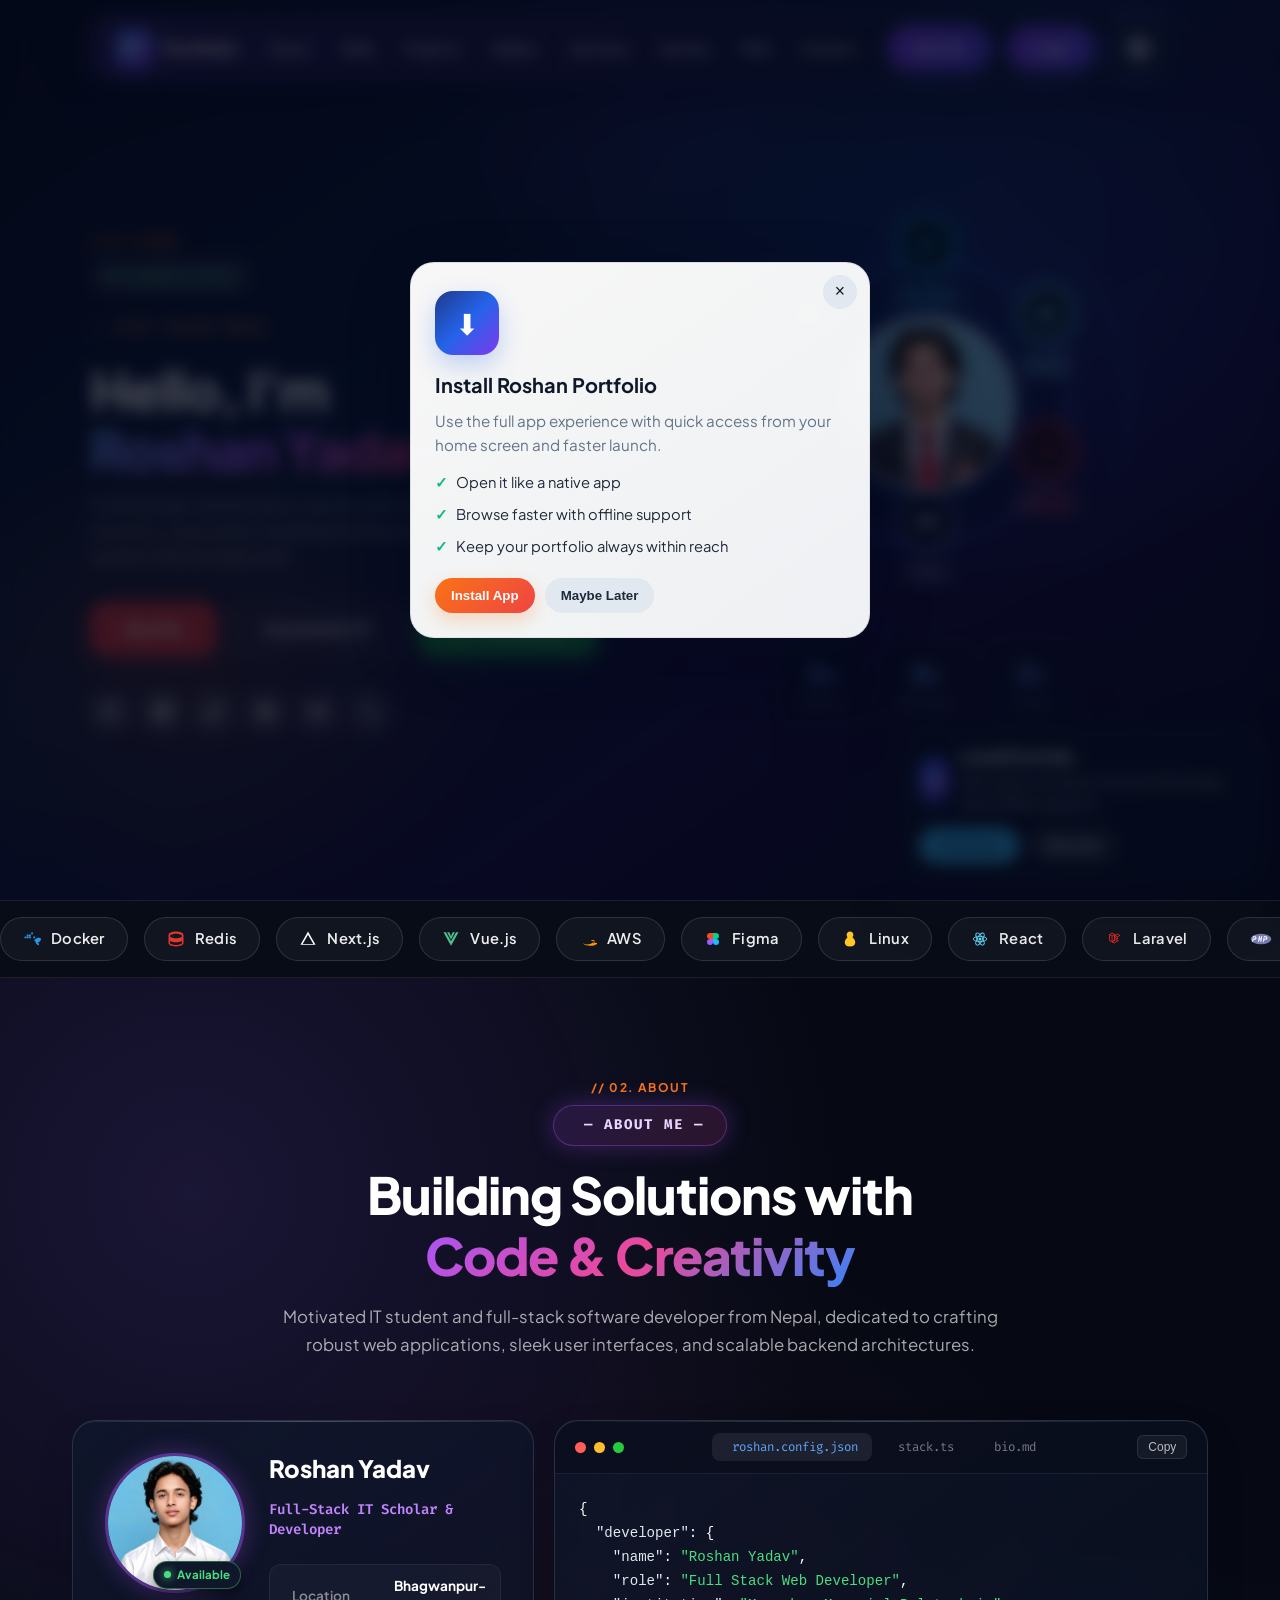
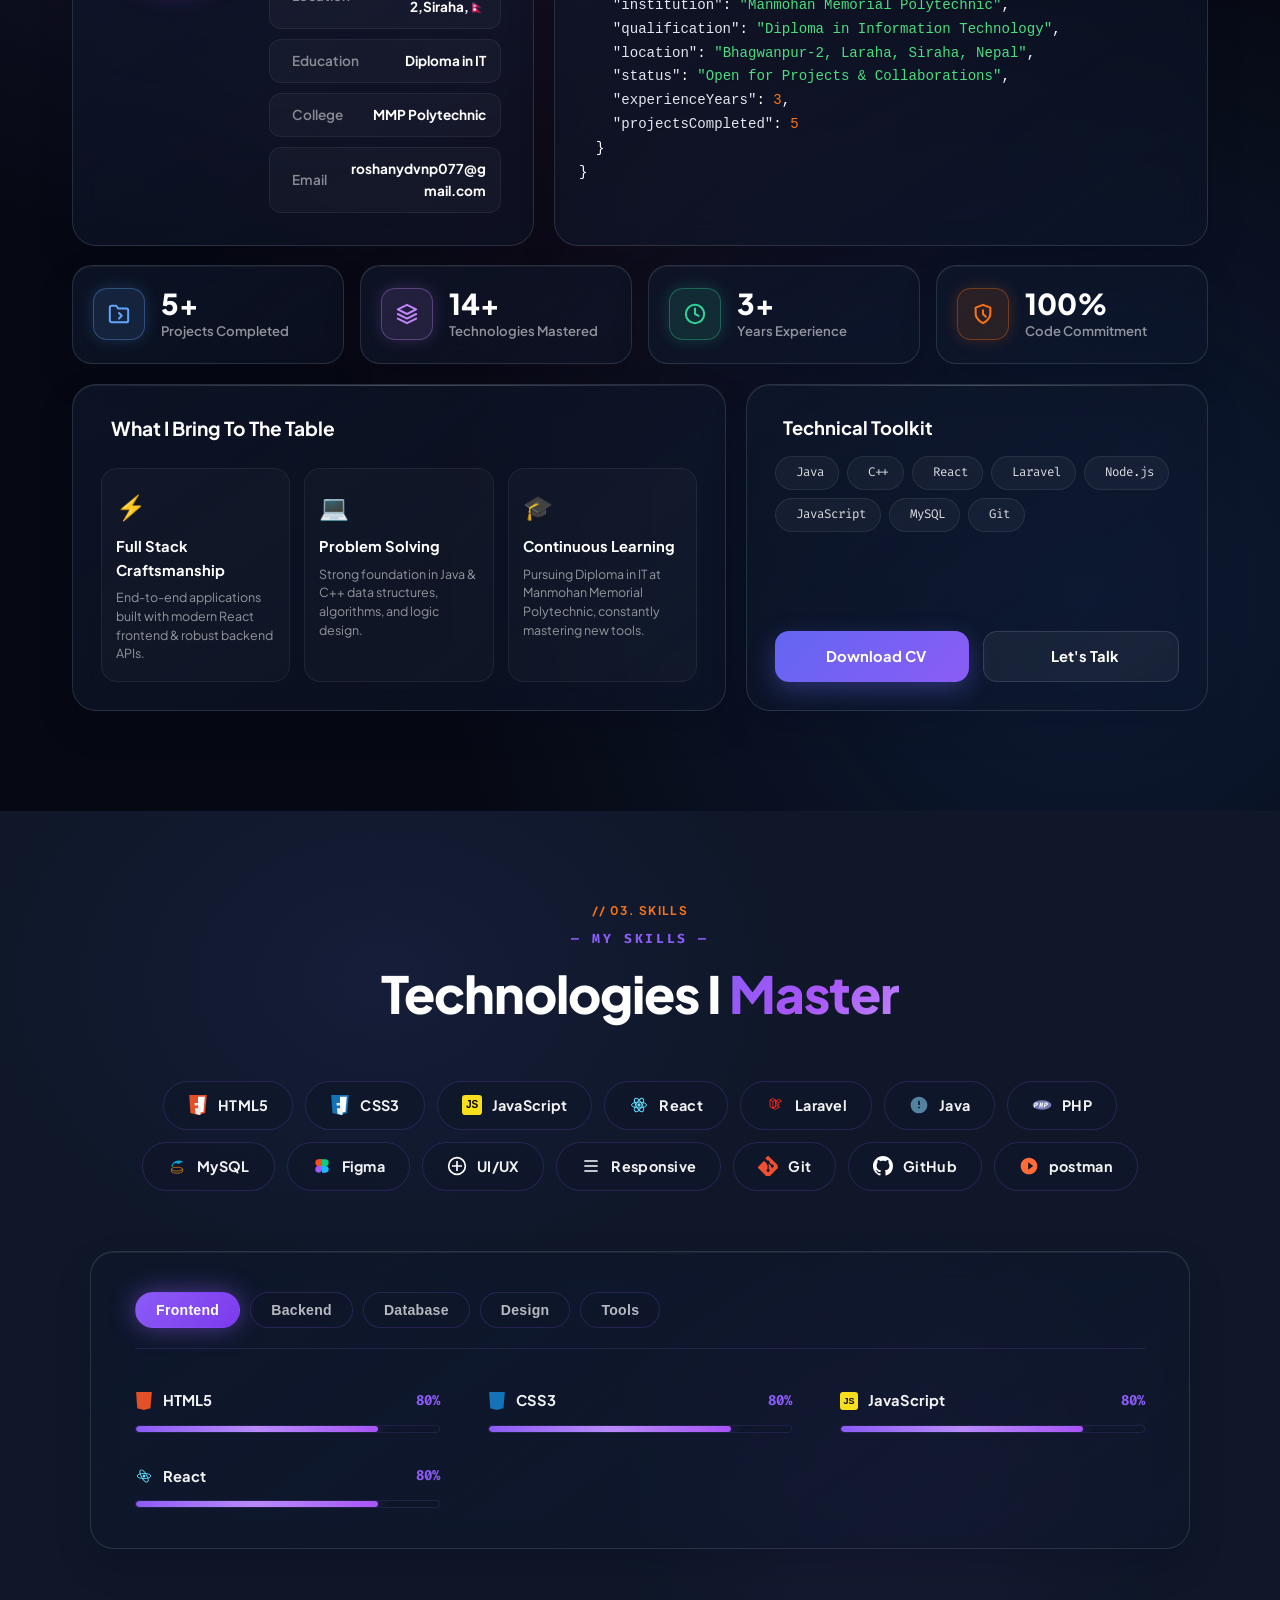
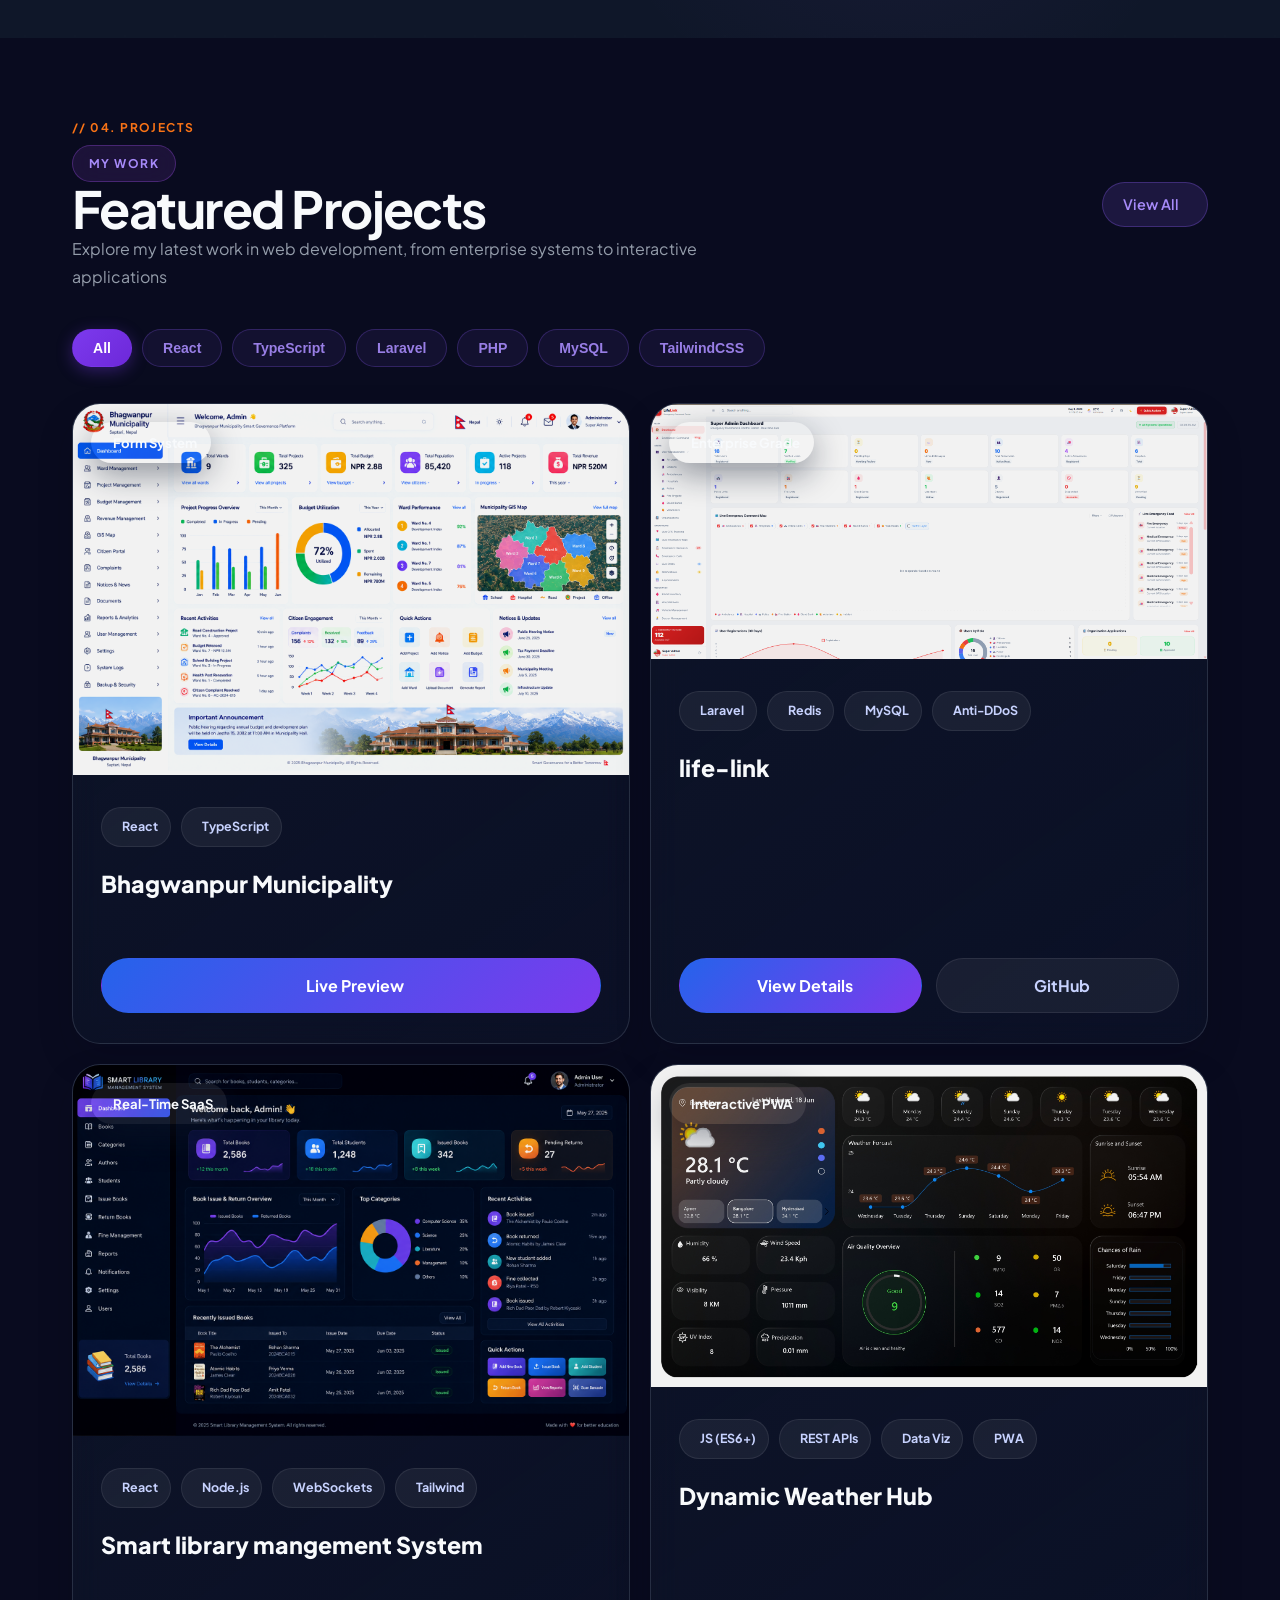
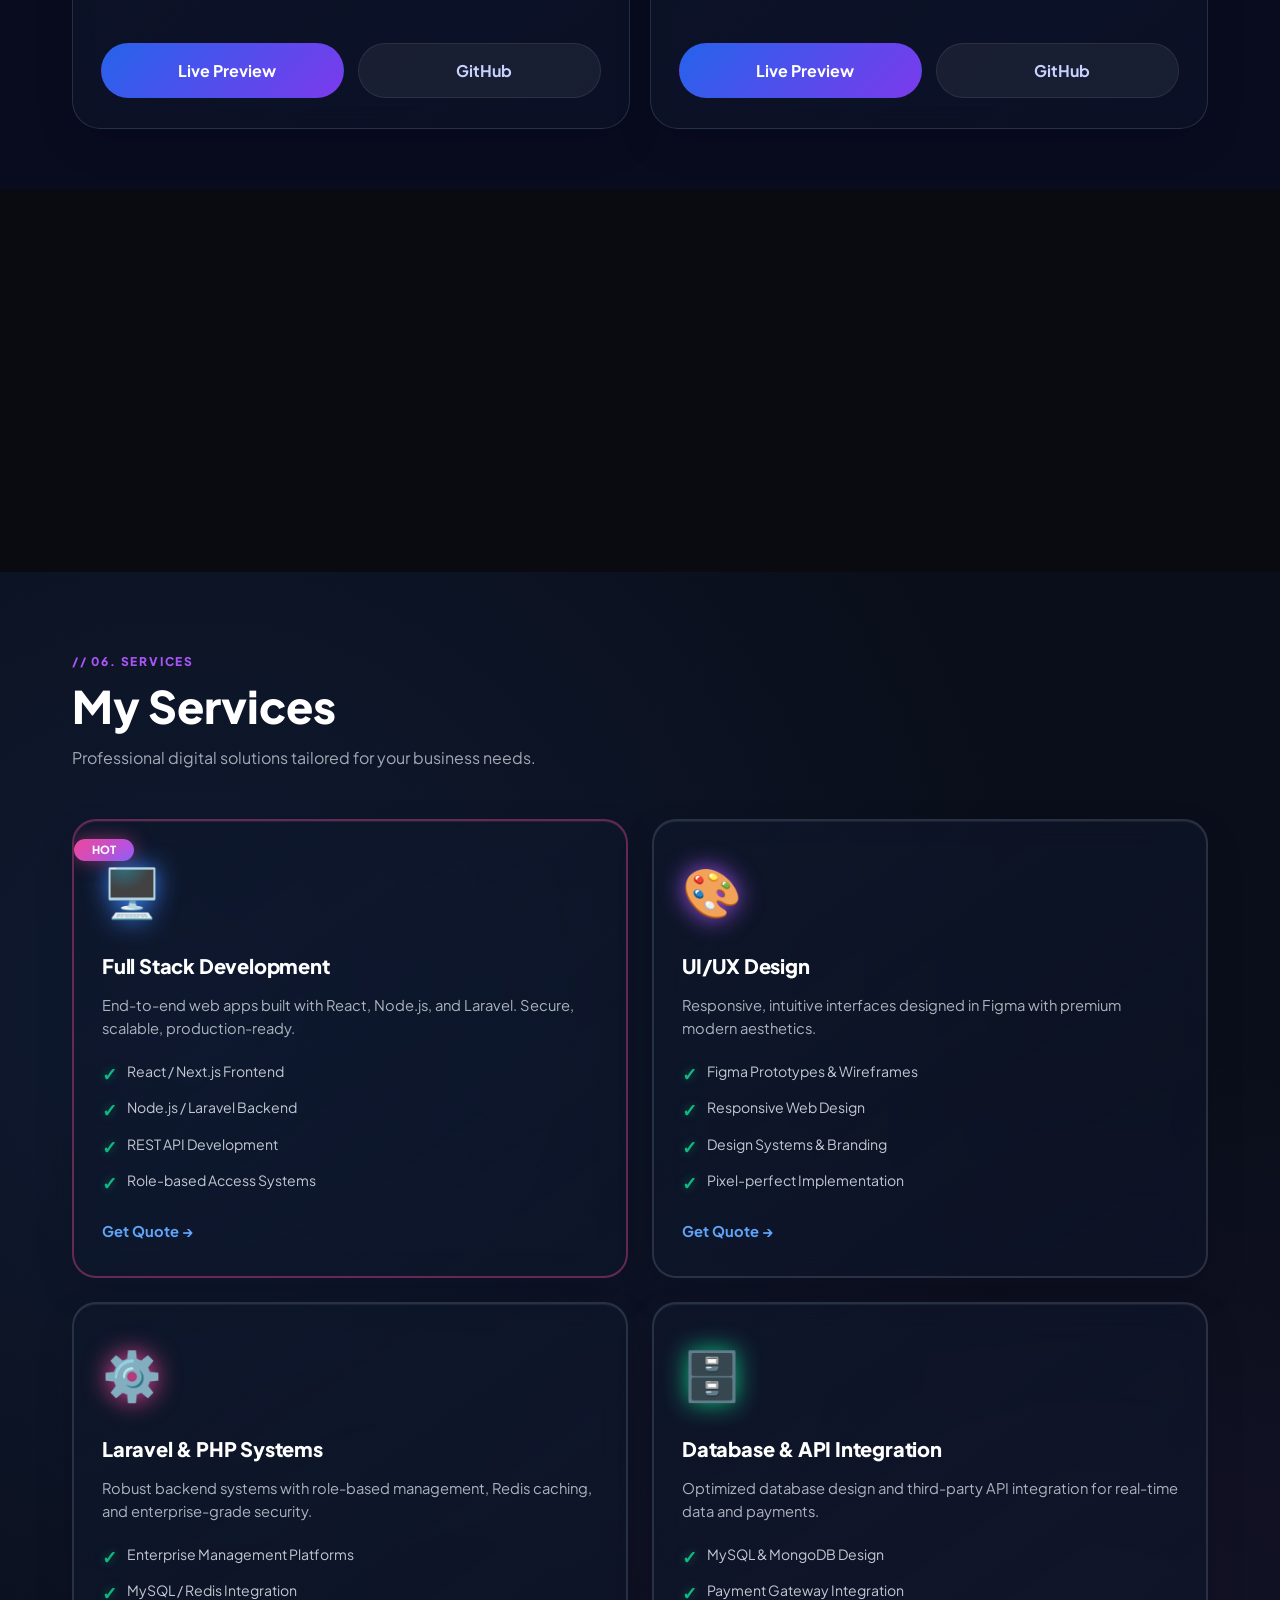
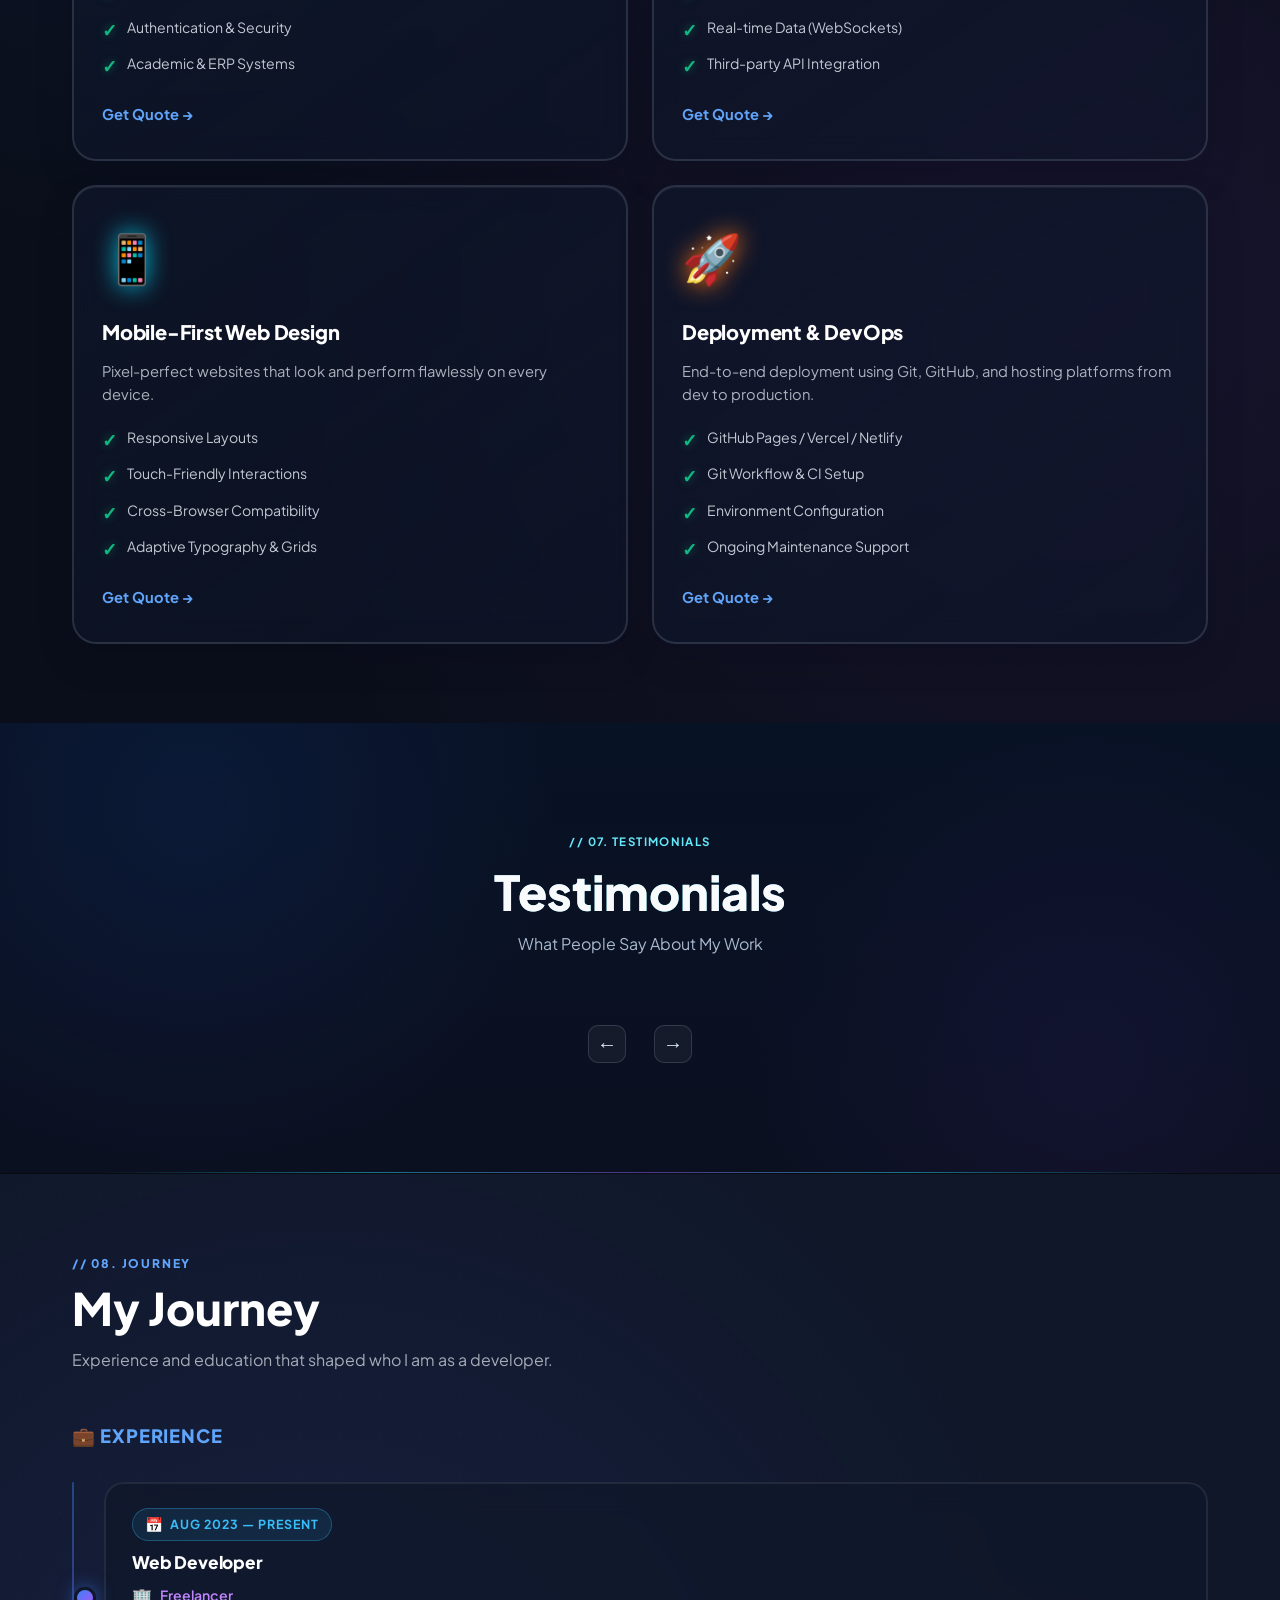
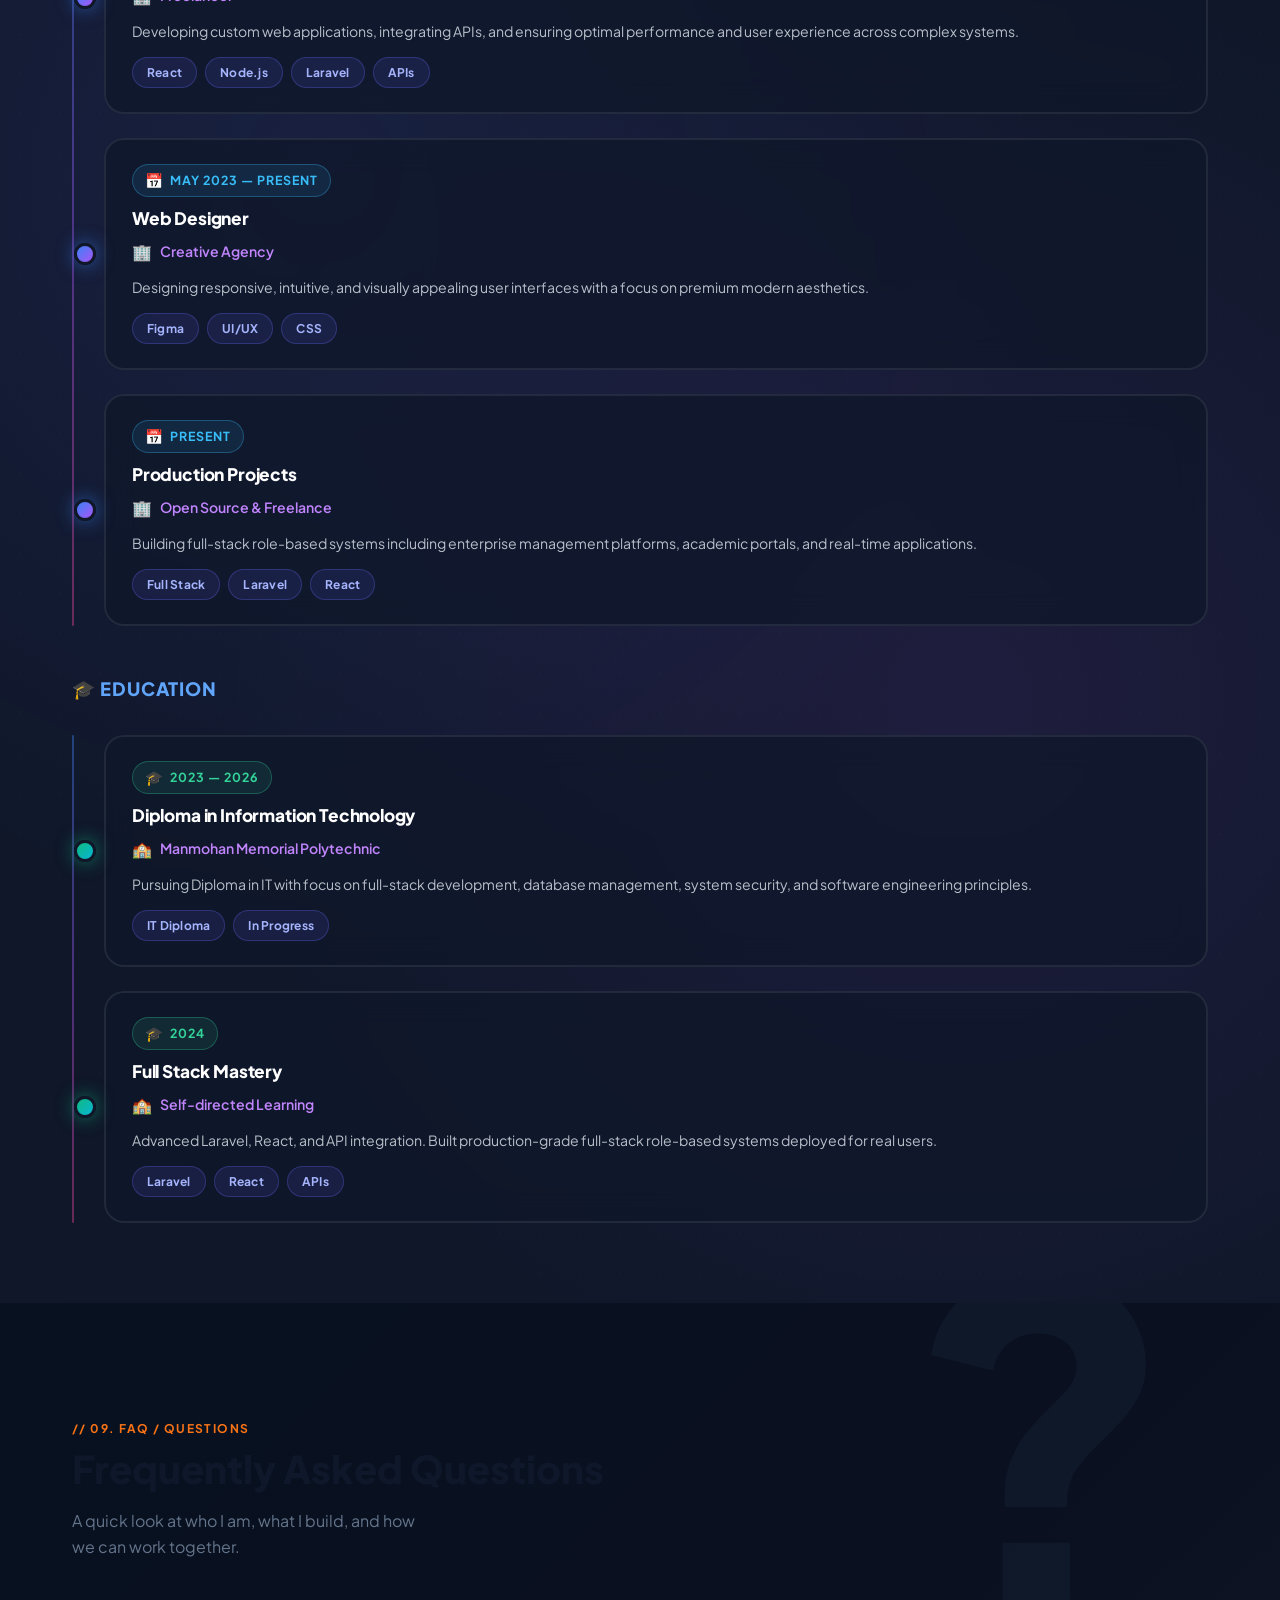
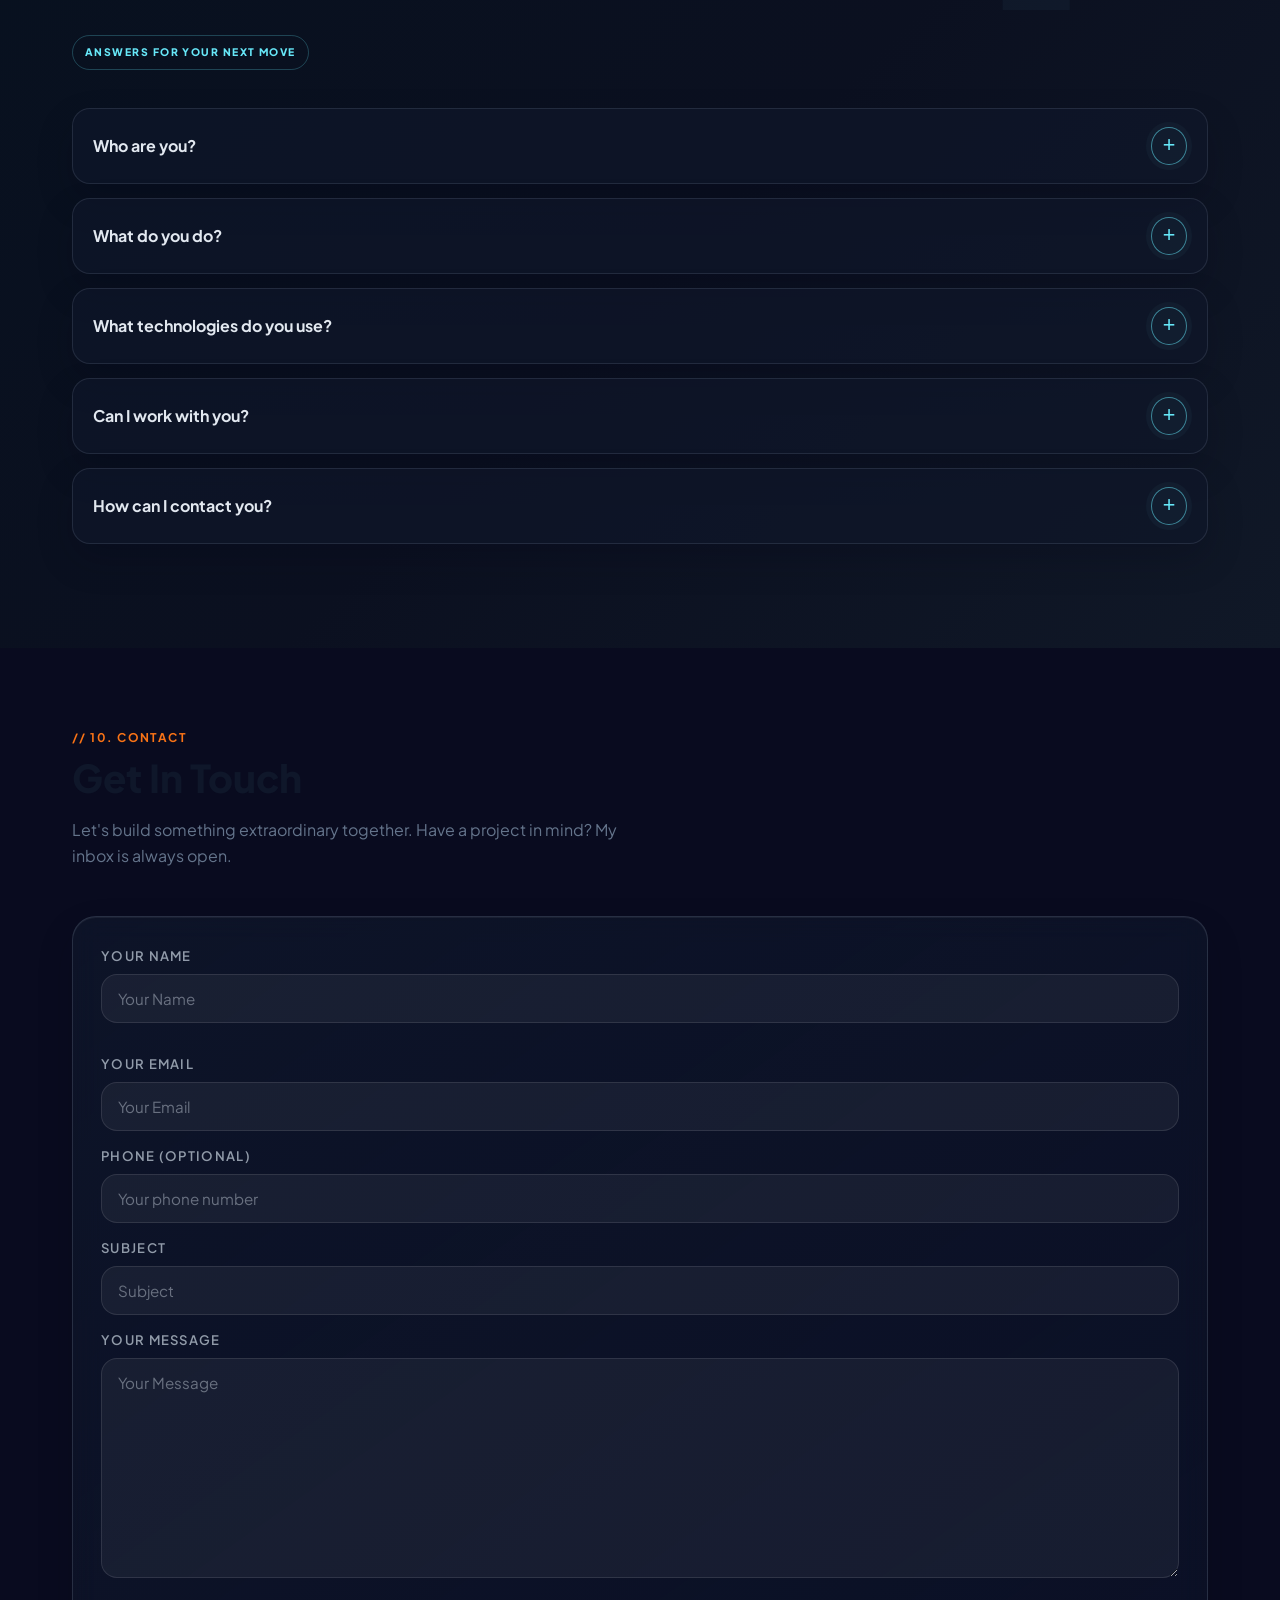
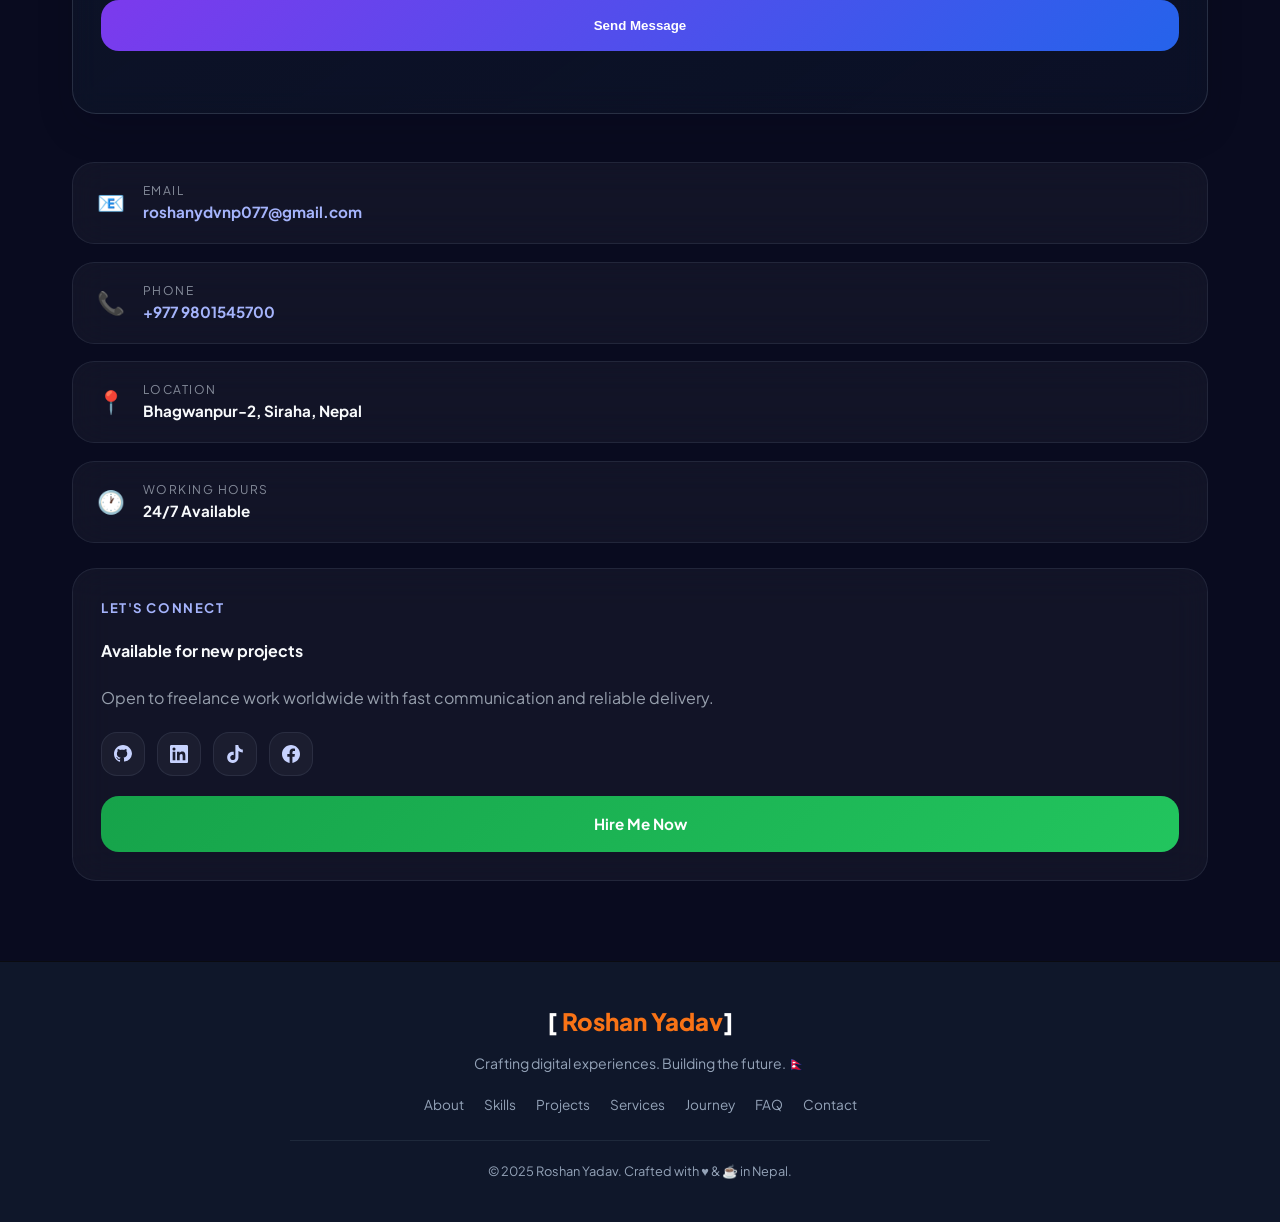
<file: admin/index.html>
<!doctype html><html lang="en" data-theme="dark"><head><meta charset="utf-8"><meta name="viewport" content="width=device-width,initial-scale=1"><title>Portfolio Admin</title><link rel="preconnect" href="https://fonts.googleapis.com"><style>:root[data-theme="dark"]{color-scheme:dark;--bg:#0a0e1a;--panel:rgba(17,24,39,0.6);--panel-solid:#111827;--line:rgba(148,163,184,0.1);--text:#f8fafc;--muted:#94a3b8;--blue:#60a5fa;--purple:#a78bfa;--gradient:linear-gradient(135deg,#667eea 0%,#764ba2 100%);--glow:rgba(102,126,234,0.4)}:root[data-theme="light"]{color-scheme:light;--bg:#f0f4f8;--panel:rgba(255,255,255,0.6);--panel-solid:#ffffff;--line:rgba(226,232,240,0.4);--text:#0f172a;--muted:#64748b;--blue:#2563eb;--purple:#7c3aed;--gradient:linear-gradient(135deg,#667eea 0%,#764ba2 100%);--glow:rgba(102,126,234,0.3)}*{box-sizing:border-box}::-webkit-scrollbar{width:8px;height:8px}::-webkit-scrollbar-track{background:transparent}::-webkit-scrollbar-thumb{background:linear-gradient(180deg,var(--blue),var(--purple));border-radius:10px}::-webkit-scrollbar-thumb:hover{background:linear-gradient(180deg,var(--purple),var(--blue))}body{margin:0;min-width:320px;color:var(--text);background:radial-gradient(circle at 20% 10%,rgba(99,102,241,0.2),transparent 40%),radial-gradient(circle at 80% 90%,rgba(168,85,247,0.2),transparent 40%),linear-gradient(180deg,var(--bg) 0%,#060a12 100%);font:14px/1.6 'Inter',-apple-system,BlinkMacSystemFont,'Segoe UI',sans-serif;min-height:100vh;position:relative}body::before{content:'';position:fixed;inset:0;background:url("data:image/svg+xml,%3Csvg width='60' height='60' xmlns='http://www.w3.org/2000/svg'%3E%3Cpath d='M0 0h60v60H0z' fill='none'/%3E%3Cpath d='M30 30m-1 0a1 1 0 1 0 2 0 1 1 0 1 0-2 0' fill='rgba(255,255,255,0.02)'/%3E%3C/svg%3E");pointer-events:none;opacity:0.5}:root[data-theme="light"] body{background:radial-gradient(circle at 20% 10%,rgba(99,102,241,0.15),transparent 40%),radial-gradient(circle at 80% 90%,rgba(168,85,247,0.15),transparent 40%),linear-gradient(180deg,#f8fafc 0%,#e2e8f0 100%)}:root[data-theme="light"] body::before{opacity:0.3}button,input,textarea,select{font:inherit}button{cursor:pointer}.app{display:grid;grid-template-columns:260px 1fr;min-height:100vh;position:relative}.side{padding:28px 18px;border-right:1px solid var(--line);background:var(--panel);backdrop-filter:blur(30px) saturate(180%);-webkit-backdrop-filter:blur(30px) saturate(180%);position:relative;z-index:10}:root[data-theme="light"] .side{background:var(--panel);border-right-color:var(--line);box-shadow:4px 0 30px rgba(0,0,0,0.03)}.side::before{content:'';position:absolute;inset:0;background:linear-gradient(180deg,rgba(102,126,234,0.05) 0%,transparent 50%);pointer-events:none}.brand{padding:0 12px 20px;border-bottom:1px solid var(--line);font-weight:800;letter-spacing:.15em;font-size:1.05rem;background:var(--gradient);-webkit-background-clip:text;-webkit-text-fill-color:transparent;background-clip:text;position:relative}:root[data-theme="light"] .brand{border-bottom-color:var(--line);-webkit-text-fill-color:transparent}.brand::after{content:'';position:absolute;bottom:-1px;left:0;right:0;height:1px;background:var(--gradient);opacity:0.5}.brand small,.eyebrow{display:block;color:var(--blue);font-size:.7rem;letter-spacing:0.05em;margin-top:4px;font-weight:500;background:none;-webkit-background-clip:initial;-webkit-text-fill-color:var(--blue)}.nav{display:grid;gap:6px;margin-top:20px}.nav button,.side a{border:0;border-radius:12px;padding:12px 16px;color:#cbd5e1;background:transparent;text-align:left;text-decoration:none;transition:all 0.4s cubic-bezier(0.34,1.56,0.64,1);position:relative;overflow:hidden;font-weight:500;letter-spacing:0.01em;z-index:1}:root[data-theme="light"] .nav button,:root[data-theme="light"] .side a{color:#475569}.nav button::before{content:'';position:absolute;inset:0;background:var(--gradient);opacity:0;transition:opacity 0.4s;border-radius:12px;z-index:-1}.nav button::after{content:'';position:absolute;top:50%;left:-20px;width:4px;height:0;background:#fff;transition:height 0.3s,left 0.3s;border-radius:2px;z-index:0}.nav button.active,.nav button:hover{color:#fff;transform:translateX(6px) scale(1.02);box-shadow:0 4px 20px var(--glow)}:root[data-theme="light"] .nav button.active,:root[data-theme="light"] .nav button:hover{color:#fff}.nav button.active::before,.nav button:hover::before{opacity:1}.nav button.active::after,.nav button:hover::after{height:20px;left:8px}.side-bottom{display:grid;gap:8px;margin-top:40px}.side-bottom button,.button{border:1px solid var(--line);border-radius:10px;padding:9px 12px;color:#dbeafe;background:rgba(255,255,255,0.05);backdrop-filter:blur(10px);text-decoration:none;transition:all 0.3s;position:relative;overflow:hidden;z-index:1}:root[data-theme="light"] .side-bottom button,:root[data-theme="light"] .button{color:#1e40af;background:rgba(37,99,235,0.08);border-color:var(--line)}:root[data-theme="light"] .side-bottom button:hover,:root[data-theme="light"] .button:hover{background:rgba(37,99,235,0.15);border-color:var(--blue);transform:translateY(-2px);box-shadow:0 4px 12px rgba(37,99,235,0.2)}.side-bottom button:hover,.button:hover{transform:translateY(-2px);box-shadow:0 4px 12px rgba(255,255,255,0.1)}.theme-toggle{width:auto;display:flex;align-items:center;justify-content:center;gap:8px;padding:10px 14px;border:1px solid var(--line);border-radius:12px;background:rgba(255,255,255,0.05);backdrop-filter:blur(10px);color:var(--muted);transition:all 0.4s cubic-bezier(0.34,1.56,0.64,1);cursor:pointer;position:relative;overflow:hidden}.theme-toggle::before{content:'';position:absolute;inset:0;background:var(--gradient);opacity:0;transition:opacity 0.3s}.theme-toggle:hover{background:rgba(255,255,255,0.1);color:#fff;border-color:var(--blue);transform:scale(1.08) rotate(-5deg);box-shadow:0 6px 20px var(--glow)}.theme-toggle:hover::before{opacity:0.15}.theme-toggle svg{width:18px;height:18px;pointer-events:none;transition:transform 0.6s cubic-bezier(0.34,1.56,0.64,1);position:relative;z-index:1}.theme-toggle:hover svg{transform:rotate(180deg) scale(1.1)}.main{min-width:0;padding:32px clamp(18px,5vw,56px);position:relative}.main::before{content:'';position:absolute;top:0;left:50%;width:600px;height:600px;background:radial-gradient(circle,var(--glow),transparent 70%);transform:translateX(-50%);pointer-events:none;opacity:0.3;filter:blur(80px)}.top{display:flex;justify-content:space-between;gap:12px;margin-bottom:32px;position:relative;z-index:1}h1,h2,h3,p{margin:0}h1{font-size:2.5rem;font-weight:800;background:var(--gradient);-webkit-background-clip:text;-webkit-text-fill-color:transparent;background-clip:text;letter-spacing:-0.02em;line-height:1.2}:root[data-theme="light"] h1{-webkit-text-fill-color:transparent}h2{font-size:1.8rem;font-weight:700;color:var(--text)}h3{font-size:1.2rem;font-weight:600;color:var(--text)}.view[hidden],[hidden]{display:none!important}.stats{display:grid;grid-template-columns:repeat(6,1fr);gap:10px;margin-bottom:16px}.stat,.panel,.card{border:1px solid var(--line);border-radius:18px;background:var(--panel);backdrop-filter:blur(30px) saturate(150%);-webkit-backdrop-filter:blur(30px) saturate(150%);box-shadow:0 8px 32px rgba(0,0,0,0.1),0 1px 0 rgba(255,255,255,0.1) inset;position:relative;overflow:hidden}:root[data-theme="light"] .stat,:root[data-theme="light"] .panel,:root[data-theme="light"] .card{background:var(--panel);border-color:var(--line);box-shadow:0 8px 32px rgba(0,0,0,0.06),0 1px 0 rgba(255,255,255,0.9) inset}.stat::before,.panel::before,.card::before{content:'';position:absolute;top:-50%;right:-50%;width:100%;height:100%;background:radial-gradient(circle,rgba(102,126,234,0.08),transparent 70%);pointer-events:none;transition:transform 0.6s}.stat{padding:18px;transition:all 0.4s cubic-bezier(0.34,1.56,0.64,1);cursor:pointer}.stat:hover{transform:translateY(-6px) scale(1.02);box-shadow:0 12px 40px rgba(0,0,0,0.15),0 1px 0 rgba(255,255,255,0.2) inset;border-color:var(--blue)}.stat:hover::before{transform:translate(-25%,-25%) scale(1.5)}.stat span{display:block;color:var(--muted);font-size:.7rem;text-transform:uppercase;letter-spacing:0.08em;margin-bottom:8px;font-weight:600}.stat b{font-size:2rem;background:var(--gradient);-webkit-background-clip:text;-webkit-text-fill-color:transparent;background-clip:text;font-weight:700;display:block;line-height:1.2}.panel{padding:18px;margin-bottom:16px}.toolbar,.actions,.row-actions{display:flex;flex-wrap:wrap;justify-content:space-between;gap:9px;margin-bottom:14px}.primary{border-color:transparent;background:var(--gradient);color:#fff;box-shadow:0 4px 20px var(--glow),0 1px 0 rgba(255,255,255,0.2) inset;transition:all 0.4s cubic-bezier(0.34,1.56,0.64,1);position:relative;overflow:hidden}.primary::before{content:'';position:absolute;inset:0;background:linear-gradient(135deg,rgba(255,255,255,0.2),transparent);opacity:0;transition:opacity 0.3s}.primary:hover{transform:translateY(-3px) scale(1.02);box-shadow:0 12px 32px var(--glow),0 1px 0 rgba(255,255,255,0.3) inset}.primary:hover::before{opacity:1}.primary:active{transform:translateY(-1px) scale(0.98)}.field{width:100%;border:1px solid var(--line);border-radius:12px;padding:12px 16px;color:var(--text);background:rgba(255,255,255,0.04);backdrop-filter:blur(10px);transition:all 0.3s cubic-bezier(0.4,0,0.2,1);font-size:0.95rem}.field:focus{outline:none;border-color:var(--blue);box-shadow:0 0 0 4px rgba(96,165,250,0.12),0 4px 12px rgba(96,165,250,0.2);background:rgba(255,255,255,0.08);transform:translateY(-1px)}:root[data-theme="light"] .field{background:rgba(255,255,255,0.9);border-color:var(--line)}:root[data-theme="light"] .field:focus{border-color:var(--blue);box-shadow:0 0 0 4px rgba(37,99,235,0.1),0 4px 12px rgba(37,99,235,0.15)}.form{display:grid;grid-template-columns:repeat(2,1fr);gap:10px}.form label{display:grid;gap:5px;color:var(--muted);font-size:.78rem}.full{grid-column:1/-1}textarea.field{min-height:90px}.table{overflow:auto}table{width:100%;min-width:720px;border-collapse:collapse}th,td{padding:10px;border-bottom:1px solid var(--line);text-align:left;vertical-align:top}th{color:var(--muted);font-size:.7rem;text-transform:uppercase}.row-actions button{border:1px solid var(--line);border-radius:6px;padding:5px 7px;color:#dbeafe;background:#ffffff0d}:root[data-theme="light"] .row-actions button{color:#1e40af;background:#dbeafe11}.cards{display:grid;grid-template-columns:repeat(3,1fr);gap:10px}.card{padding:12px}.card img{width:100%;aspect-ratio:16/9;object-fit:cover;border-radius:7px}.empty{padding:30px;color:var(--muted);text-align:center}.overlay{position:fixed;inset:0;display:grid;place-items:center;padding:20px;background:rgba(2,6,23,0.75);backdrop-filter:blur(12px);-webkit-backdrop-filter:blur(12px);z-index:3;animation:fadeIn 0.2s}@keyframes fadeIn{from{opacity:0}to{opacity:1}}:root[data-theme="light"] .overlay{background:rgba(248,250,252,0.75)}.dialog{width:min(650px,100%);max-height:90vh;overflow:auto;padding:24px;border:1px solid var(--line);border-radius:20px;background:var(--panel-solid);backdrop-filter:blur(20px);box-shadow:0 20px 60px rgba(0,0,0,0.3);animation:slideUp 0.3s cubic-bezier(0.4,0,0.2,1)}@keyframes slideUp{from{opacity:0;transform:translateY(20px)}to{opacity:1;transform:translateY(0)}}:root[data-theme="light"] .dialog{background:var(--panel-solid);box-shadow:0 20px 60px rgba(0,0,0,0.15)}.dialog-head{display:flex;justify-content:space-between;margin-bottom:14px}.close{border:0;background:none;color:var(--muted);font-size:1.3rem}.status{min-height:22px}.error{color:#fca5a5}.success{color:#86efac}#toast{position:fixed;right:18px;bottom:18px;padding:14px 18px;border:1px solid var(--line);border-radius:12px;background:var(--panel-solid);backdrop-filter:blur(20px);box-shadow:0 8px 32px rgba(0,0,0,0.3);z-index:4;animation:slideInRight 0.3s cubic-bezier(0.4,0,0.2,1)}@keyframes slideInRight{from{opacity:0;transform:translateX(100px)}to{opacity:1;transform:translateX(0)}}:root[data-theme="light"] #toast{background:var(--panel-solid);box-shadow:0 8px 32px rgba(0,0,0,0.12)}#adminMenuBackdrop{position:fixed;inset:0;background:rgba(0,0,0,0.6);backdrop-filter:blur(4px);-webkit-backdrop-filter:blur(4px);z-index:1;opacity:0;visibility:hidden;transition:opacity 0.2s,visibility 0.2s}#adminMenuBackdrop.open{opacity:1;visibility:visible}body.admin-menu-open{overflow:hidden}.bank-page{max-width:1400px}.bank-header{display:flex;justify-content:space-between;align-items:flex-start;gap:20px;margin-bottom:28px;padding:20px;border:1px solid var(--line);border-radius:12px;background:var(--panel)}:root[data-theme="light"] .bank-header{background:#ffffff;box-shadow:0 2px 8px rgba(0,0,0,0.06)}.bank-empty{text-align:center;padding:60px 20px;border:1px solid var(--line);border-radius:12px;background:var(--panel)}:root[data-theme="light"] .bank-empty{background:#ffffff;box-shadow:0 2px 8px rgba(0,0,0,0.06)}.bank-empty-icon{font-size:4rem;margin-bottom:16px}.bank-empty h2{font-size:1.5rem;margin-bottom:8px;color:var(--text)}.bank-empty p{margin-bottom:24px}.bank-card{border:1px solid var(--line);border-radius:14px;background:var(--panel);padding:24px;margin-bottom:20px;box-shadow:0 2px 12px rgba(0,0,0,0.08)}:root[data-theme="light"] .bank-card{background:#ffffff;border-color:#e2e8f0;box-shadow:0 2px 12px rgba(0,0,0,0.1)}.bank-card-title{display:flex;align-items:center;gap:12px;margin-bottom:20px;padding-bottom:16px;border-bottom:1px solid var(--line)}.bank-card-title span{font-size:2rem}.bank-card-title h3{font-size:1.3rem;color:var(--text);font-weight:600}.bank-account-layout{display:grid;grid-template-columns:2fr 1fr;gap:28px;align-items:start}.bank-account-info{display:flex;flex-direction:column;gap:20px}.bank-details{display:grid;gap:18px;margin:0}.bank-details>div{padding:14px;border:1px solid var(--line);border-radius:10px;background:#ffffff08}:root[data-theme="light"] .bank-details>div{background:#f8fafc;border-color:#e2e8f0}.bank-details dt{font-size:0.72rem;text-transform:uppercase;color:var(--muted);letter-spacing:0.05em;margin-bottom:8px;font-weight:500;display:block}.bank-details dd{font-size:1.05rem!important;color:var(--text)!important;font-weight:500!important;margin:0!important;display:block!important;line-height:1.5;word-break:break-word}.bank-account-value{font-family:'Courier New',monospace!important;font-size:1.15rem!important;letter-spacing:0.1em!important;color:var(--blue)!important;margin-bottom:12px!important;display:block!important;padding:10px 0!important;font-weight:600!important}.bank-account-actions{display:flex;gap:8px;flex-wrap:wrap;margin-top:10px}.bank-account-actions .button{padding:7px 12px;font-size:0.85rem;border-radius:7px}.bank-card-actions{display:flex;gap:10px;flex-wrap:wrap}.bank-card-actions .button{flex:1;min-width:110px;padding:10px 16px;font-weight:500;border-radius:8px}.bank-qr-panel{border:1px solid var(--line);border-radius:12px;padding:18px;background:#ffffff05;text-align:center}:root[data-theme="light"] .bank-qr-panel{background:#f1f5f9;border-color:#cbd5e1}.bank-qr-label{font-size:0.75rem;text-transform:uppercase;color:var(--muted);letter-spacing:0.05em;margin-bottom:12px;font-weight:600}.bank-qr-image{max-width:100%;height:auto;border-radius:10px;border:2px solid var(--line);margin-bottom:14px;box-shadow:0 4px 10px rgba(0,0,0,0.15)}:root[data-theme="light"] .bank-qr-image{border-color:#cbd5e1;box-shadow:0 4px 10px rgba(0,0,0,0.1)}.bank-qr-empty{padding:40px 20px;color:var(--muted);font-style:italic;background:#ffffff03;border:2px dashed var(--line);border-radius:10px;margin-bottom:14px}:root[data-theme="light"] .bank-qr-empty{background:#e2e8f0;border-color:#94a3b8}.bank-qr-actions{display:flex;flex-direction:column;gap:8px}.bank-qr-actions .button{width:100%;font-size:0.85rem;padding:8px 12px}.bank-form{max-width:600px}.bank-field{display:flex;flex-direction:column;gap:6px;margin-bottom:14px}.bank-field-wide{grid-column:1/-1}.bank-form-actions{display:flex;gap:12px;margin-top:20px;grid-column:1/-1}.bank-form-actions .button{flex:1;padding:11px 20px;font-weight:500}.danger{border-color:#ef4444;background:#dc262633;color:#fca5a5}:root[data-theme="light"] .danger{border-color:#dc2626;background:#fee2e2;color:#991b1b}.danger:hover{background:#dc262655;border-color:#dc2626}:root[data-theme="light"] .danger:hover{background:#fecaca;border-color:#b91c1c}.gallery-admin-page{max-width:1400px}.gallery-admin-header{display:flex;justify-content:space-between;align-items:flex-start;gap:20px;margin-bottom:28px;padding:20px;border:1px solid var(--line);border-radius:12px;background:var(--panel)}:root[data-theme="light"] .gallery-admin-header{background:#ffffff;border-color:#e2e8f0;box-shadow:0 2px 8px rgba(0,0,0,0.06)}.gallery-admin-list{display:grid;gap:18px}.gallery-admin-card{display:grid;grid-template-columns:280px 1fr;gap:20px;padding:20px;border:1px solid var(--line);border-radius:14px;background:var(--panel);box-shadow:0 2px 12px rgba(0,0,0,0.08);transition:all 0.2s}:root[data-theme="light"] .gallery-admin-card{background:#ffffff;border-color:#e2e8f0;box-shadow:0 2px 12px rgba(0,0,0,0.1)}.gallery-admin-card:hover{box-shadow:0 4px 20px rgba(0,0,0,0.15);border-color:var(--blue)}:root[data-theme="light"] .gallery-admin-card:hover{box-shadow:0 4px 20px rgba(0,0,0,0.12)}.gallery-admin-media{position:relative;width:100%;height:200px;border-radius:10px;overflow:hidden;background:#ffffff08}:root[data-theme="light"] .gallery-admin-media{background:#f1f5f9}.gallery-admin-thumb{width:100%;height:100%;object-fit:cover;display:block}.gallery-thumb-fallback{display:flex;align-items:center;justify-content:center;color:var(--muted);font-style:italic;background:#ffffff05;border:2px dashed var(--line)}:root[data-theme="light"] .gallery-thumb-fallback{background:#e2e8f0}.gallery-admin-copy{display:flex;flex-direction:column;gap:12px}.gallery-admin-title-row{display:flex;justify-content:space-between;align-items:flex-start;gap:12px;padding-bottom:10px;border-bottom:1px solid var(--line)}.gallery-admin-title-row h3{font-size:1.2rem;color:var(--text);font-weight:600;margin:0}.gallery-category-badge{display:inline-block;padding:4px 12px;border-radius:20px;background:var(--blue);color:#fff;font-size:0.75rem;font-weight:500;text-transform:uppercase;letter-spacing:0.05em}.gallery-admin-description{color:var(--text);font-size:0.95rem;line-height:1.6;margin:0}.gallery-admin-meta{color:var(--muted);font-size:0.82rem;margin:0}.gallery-admin-actions{display:flex;gap:10px;flex-wrap:wrap;margin-top:auto;padding-top:12px}.gallery-admin-actions .button{flex:1;min-width:100px;padding:9px 14px;font-weight:500;border-radius:8px}.gallery-list-empty{text-align:center;padding:60px 20px;border:1px solid var(--line);border-radius:12px;background:var(--panel)}:root[data-theme="light"] .gallery-list-empty{background:#ffffff;box-shadow:0 2px 8px rgba(0,0,0,0.06)}.gallery-list-empty span{font-size:3.5rem;display:block;margin-bottom:16px;opacity:0.6}.gallery-list-empty h3{font-size:1.4rem;color:var(--text);margin-bottom:8px}.gallery-list-loading{text-align:center;padding:40px;color:var(--muted)}.gallery-image-preview{text-align:center}.gallery-image-preview img{max-width:100%;height:auto;border-radius:10px;margin-bottom:20px;box-shadow:0 4px 20px rgba(0,0,0,0.2)}.gallery-edit-form{max-width:600px}.gallery-edit-actions{display:flex;gap:12px;margin-top:20px;grid-column:1/-1}.gallery-edit-actions .button{flex:1;padding:11px 20px;font-weight:500}@media(max-width:1000px){.stats{grid-template-columns:repeat(3,1fr)}.cards{grid-template-columns:repeat(2,1fr)}.bank-account-layout{grid-template-columns:1fr;gap:20px}.bank-header{flex-direction:column}.bank-card{padding:18px}.gallery-admin-header{flex-direction:column}.gallery-admin-card{grid-template-columns:1fr;gap:16px}.gallery-admin-media{height:250px}}@media(max-width:700px){.app{display:block}.side{position:fixed;inset:0 auto 0 -250px;width:235px;z-index:2;transition:left .2s}.side.open{left:0}.menu{display:inline-block}.main{padding:16px 12px}.form,.cards,.stats{grid-template-columns:1fr}.full{grid-column:auto}.toolbar{flex-direction:column}.bank-account-layout{grid-template-columns:1fr}.bank-card-actions,.bank-account-actions{flex-direction:column}.bank-card-actions .button,.bank-account-actions .button{width:100%}.gallery-admin-card{padding:16px}.gallery-admin-media{height:200px}.gallery-admin-actions{flex-direction:column}.gallery-admin-actions .button{width:100%}}</style></head><body><div class="app" id="app" hidden><aside class="side" id="side"><div class="brand">PORTFOLIO ADMIN<small>Roshan Yadav</small></div><nav class="nav"><button data-view="dashboard">Dashboard</button><button data-view="messages">Messages</button><button data-view="projects">Projects</button><button data-view="gallery">Gallery</button><button data-view="documents">Documents</button><button data-view="skills">Skills</button><button data-view="services">Services</button><button data-view="journey">Journey</button><button data-view="family-vault-admin">Family Vault</button><button data-view="profile">Profile</button><button data-view="settings">Settings</button></nav><div class="side-bottom"><a href="../index.html">View Website</a><button id="logout">Logout</button></div></aside><main class="main"><header class="top"><div><button class="button menu" id="menu" hidden>☰ Menu</button><p class="eyebrow">Control room</p><h1 id="title">Dashboard</h1><p class="muted">Manage the live portfolio content.</p></div><div style="display:flex;align-items:center;gap:12px"><button class="theme-toggle" id="themeToggle" type="button" aria-label="Toggle theme" style="width:auto;padding:8px 12px"><svg viewBox="0 0 24 24" fill="none" stroke="currentColor" stroke-width="1.8"><path d="M12 3v2m0 14v2m9-9h-2M5 12H3m14.95 5.95-1.41-1.41M8.46 8.46 7.05 7.05m9.9 0-1.41 1.41M8.46 15.54l-1.41 1.41"></path><circle cx="12" cy="12" r="4"></circle></svg></button><span class="muted" id="account"></span></div></header><section class="view" id="dashboardView"></section><section class="view" id="messagesView" hidden></section><section class="view" id="projectsView" hidden></section><section class="view" id="galleryView" hidden></section><section class="view" id="documentsView" hidden></section><section class="view" id="skillsView" hidden></section><section class="view" id="servicesView" hidden></section><section class="view" id="journeyView" hidden></section><section class="view" id="profileView" hidden></section><section class="view" id="settingsView" hidden></section></main></div><div class="overlay" id="overlay" hidden><article class="dialog"><div class="dialog-head"><h2 id="dialogTitle"></h2><button class="close" id="dialogClose">x</button></div><div id="dialogBody"></div></article></div><div id="toast" hidden></div><script src="vendor/supabase.js"></script><script src="../supabase-config.js"></script><script src="admin.js"></script><script src="family-vault-admin.js"></script><script src="family-tree-admin.js"></script></body></html>
</file>
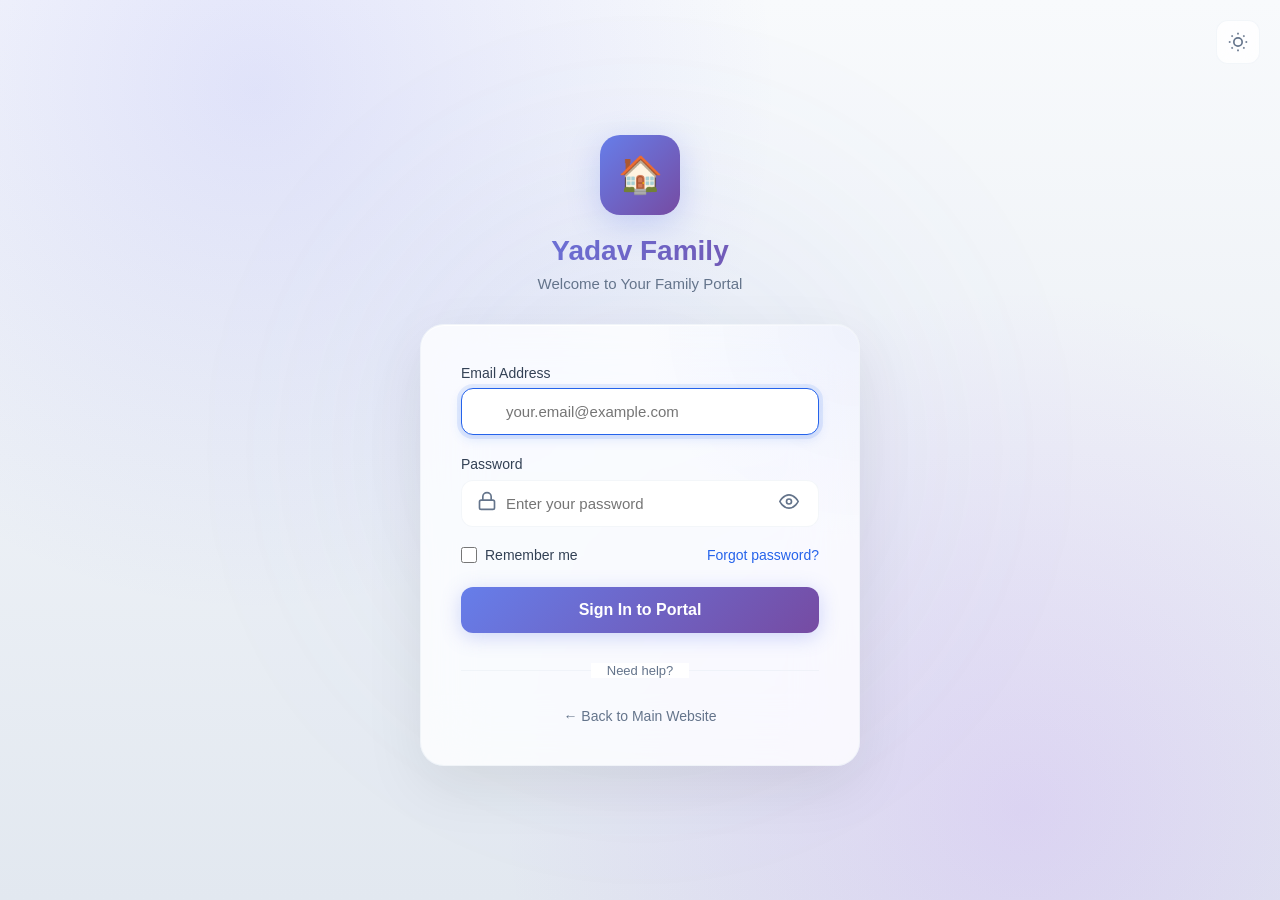
<file: family-member-login.html>
<!DOCTYPE html>
<html lang="en" data-theme="light">
<head>
    <meta charset="UTF-8">
    <meta name="viewport" content="width=device-width, initial-scale=1.0">
    <title>Family Portal Login - Yadav Family</title>
    <link rel="icon" href="icons/favicon-32x32.png">
    <style>
        :root[data-theme="dark"] {
            --bg: #0a0e1a;
            --bg-secondary: #060a12;
            --panel: rgba(17, 24, 39, 0.6);
            --panel-solid: #111827;
            --line: rgba(148, 163, 184, 0.1);
            --text: #f8fafc;
            --text-secondary: #cbd5e1;
            --muted: #94a3b8;
            --blue: #60a5fa;
            --purple: #a78bfa;
            --cyan: #22d3ee;
            --gradient: linear-gradient(135deg, #667eea 0%, #764ba2 100%);
            --glow: rgba(102, 126, 234, 0.4);
        }

        :root[data-theme="light"] {
            --bg: #f0f4f8;
            --bg-secondary: #e2e8f0;
            --panel: rgba(255, 255, 255, 0.8);
            --panel-solid: #ffffff;
            --line: rgba(226, 232, 240, 0.4);
            --text: #0f172a;
            --text-secondary: #334155;
            --muted: #64748b;
            --blue: #2563eb;
            --purple: #7c3aed;
            --cyan: #0891b2;
            --gradient: linear-gradient(135deg, #667eea 0%, #764ba2 100%);
            --glow: rgba(102, 126, 234, 0.3);
        }

        * {
            margin: 0;
            padding: 0;
            box-sizing: border-box;
        }

        body {
            font-family: 'Inter', -apple-system, BlinkMacSystemFont, 'Segoe UI', sans-serif;
            background: radial-gradient(circle at 20% 10%, rgba(99, 102, 241, 0.2), transparent 40%),
                        radial-gradient(circle at 80% 90%, rgba(168, 85, 247, 0.2), transparent 40%),
                        linear-gradient(180deg, var(--bg) 0%, var(--bg-secondary) 100%);
            min-height: 100vh;
            display: flex;
            align-items: center;
            justify-content: center;
            padding: 20px;
            color: var(--text);
            position: relative;
            overflow: hidden;
        }

        body::before {
            content: '';
            position: fixed;
            inset: 0;
            background: url("data:image/svg+xml,%3Csvg width='60' height='60' xmlns='http://www.w3.org/2000/svg'%3E%3Cpath d='M0 0h60v60H0z' fill='none'/%3E%3Cpath d='M30 30m-1 0a1 1 0 1 0 2 0 1 1 0 1 0-2 0' fill='rgba(255,255,255,0.02)'/%3E%3C/svg%3E");
            pointer-events: none;
            opacity: 0.5;
        }

        body::after {
            content: '';
            position: fixed;
            top: 50%;
            left: 50%;
            width: 800px;
            height: 800px;
            background: radial-gradient(circle, var(--glow), transparent 70%);
            transform: translate(-50%, -50%);
            pointer-events: none;
            opacity: 0.3;
            filter: blur(100px);
            animation: pulse 8s ease-in-out infinite;
        }

        @keyframes pulse {
            0%, 100% { opacity: 0.3; transform: translate(-50%, -50%) scale(1); }
            50% { opacity: 0.5; transform: translate(-50%, -50%) scale(1.1); }
        }

        .login-container {
            width: 100%;
            max-width: 440px;
            position: relative;
            z-index: 1;
            animation: slideIn 0.6s cubic-bezier(0.4, 0, 0.2, 1);
        }

        @keyframes slideIn {
            from {
                opacity: 0;
                transform: translateY(30px);
            }
            to {
                opacity: 1;
                transform: translateY(0);
            }
        }

        .login-header {
            text-align: center;
            margin-bottom: 32px;
        }

        .logo {
            width: 80px;
            height: 80px;
            margin: 0 auto 20px;
            background: var(--gradient);
            border-radius: 20px;
            display: flex;
            align-items: center;
            justify-content: center;
            font-size: 36px;
            box-shadow: 0 8px 32px var(--glow);
            animation: float 6s ease-in-out infinite;
        }

        @keyframes float {
            0%, 100% { transform: translateY(0); }
            50% { transform: translateY(-10px); }
        }

        .login-header h1 {
            font-size: 28px;
            font-weight: 700;
            background: var(--gradient);
            -webkit-background-clip: text;
            -webkit-text-fill-color: transparent;
            background-clip: text;
            margin-bottom: 8px;
        }

        .login-header p {
            color: var(--muted);
            font-size: 15px;
        }

        .login-card {
            background: var(--panel);
            backdrop-filter: blur(30px) saturate(150%);
            -webkit-backdrop-filter: blur(30px) saturate(150%);
            border: 1px solid var(--line);
            border-radius: 24px;
            padding: 40px;
            box-shadow: 0 20px 60px rgba(0, 0, 0, 0.3),
                        0 1px 0 rgba(255, 255, 255, 0.1) inset;
            position: relative;
            overflow: hidden;
        }

        .login-card::before {
            content: '';
            position: absolute;
            top: -50%;
            right: -50%;
            width: 100%;
            height: 100%;
            background: radial-gradient(circle, rgba(102, 126, 234, 0.08), transparent 70%);
            pointer-events: none;
        }

        .form-group {
            margin-bottom: 20px;
            position: relative;
        }

        .form-group label {
            display: block;
            margin-bottom: 8px;
            color: var(--text-secondary);
            font-size: 14px;
            font-weight: 500;
        }

        .input-wrapper {
            position: relative;
        }

        .input-icon {
            position: absolute;
            left: 16px;
            top: 50%;
            transform: translateY(-50%);
            color: var(--muted);
            pointer-events: none;
        }

        .form-input {
            width: 100%;
            padding: 14px 16px 14px 44px;
            border: 1px solid var(--line);
            border-radius: 12px;
            background: rgba(255, 255, 255, 0.04);
            color: var(--text);
            font-size: 15px;
            transition: all 0.3s cubic-bezier(0.4, 0, 0.2, 1);
            outline: none;
        }

        .form-input:focus {
            border-color: var(--blue);
            background: rgba(255, 255, 255, 0.08);
            box-shadow: 0 0 0 4px rgba(96, 165, 250, 0.12),
                        0 4px 12px rgba(96, 165, 250, 0.2);
            transform: translateY(-1px);
        }

        .toggle-password {
            position: absolute;
            right: 16px;
            top: 50%;
            transform: translateY(-50%);
            background: none;
            border: none;
            color: var(--muted);
            cursor: pointer;
            padding: 4px;
            transition: color 0.3s;
        }

        .toggle-password:hover {
            color: var(--blue);
        }

        .form-footer {
            display: flex;
            justify-content: space-between;
            align-items: center;
            margin-bottom: 24px;
            font-size: 14px;
        }

        .remember-me {
            display: flex;
            align-items: center;
            gap: 8px;
            color: var(--text-secondary);
        }

        .remember-me input[type="checkbox"] {
            width: 16px;
            height: 16px;
            cursor: pointer;
        }

        .forgot-link {
            color: var(--blue);
            text-decoration: none;
            transition: color 0.3s;
        }

        .forgot-link:hover {
            color: var(--purple);
        }

        .login-button {
            width: 100%;
            padding: 14px 24px;
            border: none;
            border-radius: 12px;
            background: var(--gradient);
            color: #fff;
            font-size: 16px;
            font-weight: 600;
            cursor: pointer;
            transition: all 0.4s cubic-bezier(0.34, 1.56, 0.64, 1);
            position: relative;
            overflow: hidden;
            box-shadow: 0 4px 20px var(--glow);
        }

        .login-button::before {
            content: '';
            position: absolute;
            inset: 0;
            background: linear-gradient(135deg, rgba(255, 255, 255, 0.2), transparent);
            opacity: 0;
            transition: opacity 0.3s;
        }

        .login-button:hover:not(:disabled) {
            transform: translateY(-2px) scale(1.02);
            box-shadow: 0 12px 32px var(--glow);
        }

        .login-button:hover:not(:disabled)::before {
            opacity: 1;
        }

        .login-button:active:not(:disabled) {
            transform: translateY(0) scale(0.98);
        }

        .login-button:disabled {
            opacity: 0.6;
            cursor: not-allowed;
        }

        .status-message {
            padding: 12px 16px;
            border-radius: 10px;
            margin-bottom: 20px;
            font-size: 14px;
            display: none;
            animation: slideDown 0.3s ease-out;
        }

        @keyframes slideDown {
            from {
                opacity: 0;
                transform: translateY(-10px);
            }
            to {
                opacity: 1;
                transform: translateY(0);
            }
        }

        .status-message.show {
            display: block;
        }

        .status-message.error {
            background: rgba(239, 68, 68, 0.1);
            border: 1px solid rgba(239, 68, 68, 0.3);
            color: #fca5a5;
        }

        .status-message.success {
            background: rgba(34, 197, 94, 0.1);
            border: 1px solid rgba(34, 197, 94, 0.3);
            color: #86efac;
        }

        .status-message.info {
            background: rgba(59, 130, 246, 0.1);
            border: 1px solid rgba(59, 130, 246, 0.3);
            color: #93c5fd;
        }

        .divider {
            text-align: center;
            margin: 28px 0;
            position: relative;
        }

        .divider::before {
            content: '';
            position: absolute;
            left: 0;
            top: 50%;
            width: 100%;
            height: 1px;
            background: var(--line);
        }

        .divider span {
            background: var(--panel-solid);
            padding: 0 16px;
            color: var(--muted);
            font-size: 13px;
            position: relative;
        }

        .links {
            text-align: center;
            margin-top: 24px;
        }

        .links a {
            color: var(--muted);
            text-decoration: none;
            font-size: 14px;
            transition: color 0.3s;
        }

        .links a:hover {
            color: var(--blue);
        }

        .theme-toggle {
            position: fixed;
            top: 20px;
            right: 20px;
            width: 44px;
            height: 44px;
            border: 1px solid var(--line);
            border-radius: 12px;
            background: var(--panel);
            backdrop-filter: blur(10px);
            color: var(--muted);
            cursor: pointer;
            display: flex;
            align-items: center;
            justify-content: center;
            transition: all 0.3s;
            z-index: 100;
        }

        .theme-toggle:hover {
            border-color: var(--blue);
            color: var(--blue);
            transform: scale(1.1) rotate(180deg);
        }

        /* Light theme adjustments */
        :root[data-theme="light"] body {
            background: radial-gradient(circle at 20% 10%, rgba(99, 102, 241, 0.15), transparent 40%),
                        radial-gradient(circle at 80% 90%, rgba(168, 85, 247, 0.15), transparent 40%),
                        linear-gradient(180deg, #f8fafc 0%, #e2e8f0 100%);
        }

        :root[data-theme="light"] .login-card {
            background: var(--panel);
            box-shadow: 0 20px 60px rgba(0, 0, 0, 0.08),
                        0 1px 0 rgba(255, 255, 255, 0.9) inset;
        }

        :root[data-theme="light"] .form-input {
            background: rgba(255, 255, 255, 0.9);
        }

        :root[data-theme="light"] .form-input:focus {
            background: rgba(255, 255, 255, 1);
            box-shadow: 0 0 0 4px rgba(37, 99, 235, 0.1),
                        0 4px 12px rgba(37, 99, 235, 0.15);
        }

        @media (max-width: 480px) {
            .login-container {
                max-width: 100%;
            }

            .login-card {
                padding: 28px 24px;
            }

            .login-header h1 {
                font-size: 24px;
            }

            .theme-toggle {
                top: 12px;
                right: 12px;
                width: 40px;
                height: 40px;
            }
        }

        /* Loading spinner */
        .spinner {
            display: inline-block;
            width: 16px;
            height: 16px;
            border: 2px solid rgba(255, 255, 255, 0.3);
            border-top-color: #fff;
            border-radius: 50%;
            animation: spin 0.8s linear infinite;
            margin-right: 8px;
            vertical-align: middle;
        }

        @keyframes spin {
            to { transform: rotate(360deg); }
        }
    </style>
</head>
<body>
    <button class="theme-toggle" id="themeToggle" aria-label="Toggle theme">
        <svg width="20" height="20" viewBox="0 0 24 24" fill="none" stroke="currentColor" stroke-width="2">
            <circle cx="12" cy="12" r="5"></circle>
            <line x1="12" y1="1" x2="12" y2="3"></line>
            <line x1="12" y1="21" x2="12" y2="23"></line>
            <line x1="4.22" y1="4.22" x2="5.64" y2="5.64"></line>
            <line x1="18.36" y1="18.36" x2="19.78" y2="19.78"></line>
            <line x1="1" y1="12" x2="3" y2="12"></line>
            <line x1="21" y1="12" x2="23" y2="12"></line>
            <line x1="4.22" y1="19.78" x2="5.64" y2="18.36"></line>
            <line x1="18.36" y1="5.64" x2="19.78" y2="4.22"></line>
        </svg>
    </button>

    <div class="login-container">
        <div class="login-header">
            <div class="logo">🏠</div>
            <h1>Yadav Family</h1>
            <p>Welcome to Your Family Portal</p>
        </div>

        <div class="login-card">
            <div class="status-message" id="statusMessage"></div>

            <form id="familyMemberLoginForm">
                <div class="form-group">
                    <label for="familyMemberEmail">Email Address</label>
                    <div class="input-wrapper">
                        <span class="input-icon">
                            <svg width="20" height="20" viewBox="0 0 24 24" fill="none" stroke="currentColor" stroke-width="2">
                                <path d="M4 4h16c1.1 0 2 .9 2 2v12c0 1.1-.9 2-2 2H4c-1.1 0-2-.9-2-2V6c0-1.1.9-2 2-2z"></path>
                                <polyline points="22,6 12,13 2,6"></polyline>
                            </svg>
                        </span>
                        <input 
                            type="email" 
                            id="familyMemberEmail" 
                            class="form-input" 
                            placeholder="your.email@example.com"
                            required
                            autocomplete="email"
                        >
                    </div>
                </div>

                <div class="form-group">
                    <label for="familyMemberPassword">Password</label>
                    <div class="input-wrapper">
                        <span class="input-icon">
                            <svg width="20" height="20" viewBox="0 0 24 24" fill="none" stroke="currentColor" stroke-width="2">
                                <rect x="3" y="11" width="18" height="11" rx="2" ry="2"></rect>
                                <path d="M7 11V7a5 5 0 0 1 10 0v4"></path>
                            </svg>
                        </span>
                        <input 
                            type="password" 
                            id="familyMemberPassword" 
                            class="form-input" 
                            placeholder="Enter your password"
                            required
                            autocomplete="current-password"
                        >
                        <button type="button" class="toggle-password" id="togglePassword" aria-label="Toggle password visibility">
                            <svg width="20" height="20" viewBox="0 0 24 24" fill="none" stroke="currentColor" stroke-width="2">
                                <path d="M1 12s4-8 11-8 11 8 11 8-4 8-11 8-11-8-11-8z"></path>
                                <circle cx="12" cy="12" r="3"></circle>
                            </svg>
                        </button>
                    </div>
                </div>

                <div class="form-footer">
                    <label class="remember-me">
                        <input type="checkbox" id="rememberMe">
                        <span>Remember me</span>
                    </label>
                    <a href="#" class="forgot-link">Forgot password?</a>
                </div>

                <button type="submit" class="login-button" id="loginButton">
                    Sign In to Portal
                </button>
            </form>

            <div class="divider">
                <span>Need help?</span>
            </div>

            <div class="links">
                <a href="index.html">← Back to Main Website</a>
            </div>
        </div>
    </div>

    <script src="admin/vendor/supabase.js"></script>
    <script src="supabase-config.js"></script>
    <script src="family-auth-utils.js"></script>
    <script src="family-activity-logger.js"></script>
    <script src="family-member-login.js"></script>
    
    <script>
        // Theme toggle
        const themeToggle = document.getElementById('themeToggle');
        const html = document.documentElement;
        
        const savedTheme = localStorage.getItem('theme') || 'light';
        html.setAttribute('data-theme', savedTheme);
        
        themeToggle.addEventListener('click', () => {
            const currentTheme = html.getAttribute('data-theme');
            const newTheme = currentTheme === 'dark' ? 'light' : 'dark';
            html.setAttribute('data-theme', newTheme);
            localStorage.setItem('theme', newTheme);
        });

        // Password toggle
        const togglePassword = document.getElementById('togglePassword');
        const passwordInput = document.getElementById('familyMemberPassword');
        
        togglePassword.addEventListener('click', () => {
            const type = passwordInput.type === 'password' ? 'text' : 'password';
            passwordInput.type = type;
        });
    </script>
</body>
</html>
</file>
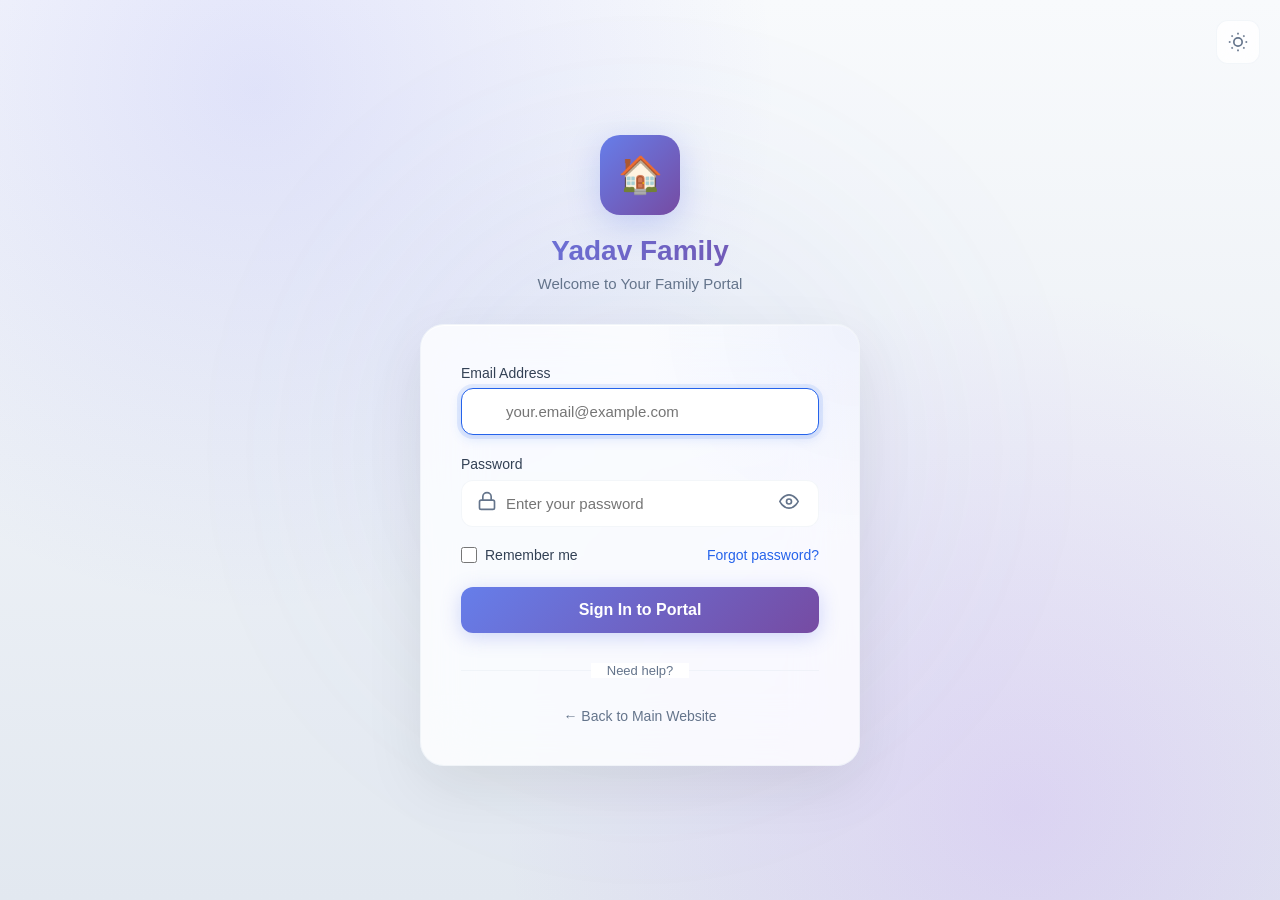
<file: family-member-portal.html>
<!DOCTYPE html>
<html lang="en" data-theme="light">
<head>
    <meta charset="UTF-8">
    <meta name="viewport" content="width=device-width, initial-scale=1.0">
    <title>Family Portal - Yadav Family</title>
    <link rel="icon" href="icons/favicon-32x32.png">
    <link rel="manifest" href="family-portal.webmanifest">
    <style>
        :root[data-theme="dark"] {
            --bg: #0a0e1a;
            --bg-secondary: #060a12;
            --panel: rgba(17, 24, 39, 0.6);
            --panel-solid: #111827;
            --line: rgba(148, 163, 184, 0.1);
            --text: #f8fafc;
            --text-secondary: #cbd5e1;
            --muted: #94a3b8;
            --blue: #60a5fa;
            --purple: #a78bfa;
            --cyan: #22d3ee;
            --green: #34d399;
            --orange: #fb923c;
            --gradient: linear-gradient(135deg, #176f6d 0%, #2b9890 58%, #d96643 140%);
            --glow: rgba(99, 197, 184, 0.22);
        }

        :root[data-theme="light"] {
            --bg: #f0f4f8;
            --bg-secondary: #e2e8f0;
            --panel: rgba(255, 255, 255, 0.8);
            --panel-solid: #ffffff;
            --line: rgba(226, 232, 240, 0.4);
            --text: #0f172a;
            --text-secondary: #334155;
            --muted: #64748b;
            --blue: #2563eb;
            --purple: #7c3aed;
            --cyan: #0891b2;
            --green: #059669;
            --orange: #ea580c;
            --gradient: linear-gradient(135deg, #176f6d 0%, #2b9890 58%, #d96643 140%);
            --glow: rgba(23, 111, 109, 0.2);
        }

        * {
            margin: 0;
            padding: 0;
            box-sizing: border-box;
        }

        body {
            font-family: 'Inter', -apple-system, BlinkMacSystemFont, 'Segoe UI', sans-serif;
            background: radial-gradient(circle at 20% 10%, rgba(23, 111, 109, 0.16), transparent 40%),
                        radial-gradient(circle at 80% 90%, rgba(217, 102, 67, 0.14), transparent 40%),
                        linear-gradient(180deg, var(--bg) 0%, var(--bg-secondary) 100%);
            min-height: 100vh;
            color: var(--text);
            position: relative;
            overflow-x: hidden;
        }

        body::before {
            content: '';
            position: fixed;
            inset: 0;
            background: url("data:image/svg+xml,%3Csvg width='60' height='60' xmlns='http://www.w3.org/2000/svg'%3E%3Cpath d='M0 0h60v60H0z' fill='none'/%3E%3Cpath d='M30 30m-1 0a1 1 0 1 0 2 0 1 1 0 1 0-2 0' fill='rgba(255,255,255,0.02)'/%3E%3C/svg%3E");
            pointer-events: none;
            opacity: 0.5;
            z-index: 0;
        }

        .portal-container {
            display: flex;
            min-height: 100vh;
            position: relative;
            z-index: 1;
            height: 100vh;
            overflow: hidden;
        }

        /* Sidebar - Fixed Position */
        .sidebar {
            background: var(--panel);
            backdrop-filter: blur(30px) saturate(180%);
            border-right: 1px solid var(--line);
            padding: 24px 20px;
            position: fixed;
            top: 0;
            left: 0;
            width: 280px;
            height: 100vh;
            overflow-y: auto;
            overflow-x: hidden;
            transition: transform 0.3s;
            z-index: 100;
        }

        .sidebar-header {
            padding: 0 12px 24px;
            border-bottom: 1px solid var(--line);
            margin-bottom: 24px;
        }

        .sidebar-logo {
            font-size: 24px;
            font-weight: 800;
            background: var(--gradient);
            -webkit-background-clip: text;
            -webkit-text-fill-color: transparent;
            background-clip: text;
            margin-bottom: 8px;
        }

        .sidebar-subtitle {
            font-size: 13px;
            color: var(--muted);
        }

        .sidebar-nav {
            display: flex;
            flex-direction: column;
            gap: 6px;
        }

        .nav-item {
            display: flex;
            align-items: center;
            gap: 12px;
            padding: 12px 16px;
            border-radius: 12px;
            color: var(--text-secondary);
            text-decoration: none;
            transition: all 0.3s cubic-bezier(0.4, 0, 0.2, 1);
            cursor: pointer;
            border: 1px solid transparent;
            position: relative;
            overflow: hidden;
        }

        .nav-item::before {
            content: '';
            position: absolute;
            inset: 0;
            background: var(--gradient);
            opacity: 0;
            transition: opacity 0.3s;
        }

        .nav-item:hover {
            background: rgba(96, 165, 250, 0.1);
            color: var(--blue);
            transform: translateX(4px);
        }

        .nav-item.active {
            background: var(--gradient);
            color: #fff;
            border-color: transparent;
        }

        .nav-item.active::before {
            opacity: 1;
        }

        .nav-item svg {
            width: 20px;
            height: 20px;
            position: relative;
            z-index: 1;
        }

        .nav-item span {
            position: relative;
            z-index: 1;
            font-weight: 500;
        }

        .sidebar-section {
            margin-top: 32px;
        }

        .sidebar-section-title {
            font-size: 11px;
            text-transform: uppercase;
            letter-spacing: 0.1em;
            color: var(--muted);
            padding: 0 16px 12px;
            font-weight: 600;
        }

        .sidebar-footer {
            margin-top: auto;
            padding-top: 24px;
            border-top: 1px solid var(--line);
        }

        /* Main Content - Scrollable Wrapper */
        .main-content {
            padding: 32px;
            width: 100%;
            padding-left: calc(280px + 32px);
            height: 100vh;
            overflow-y: auto;
            overflow-x: hidden;
            box-sizing: border-box;
        }

        .top-bar {
            display: flex;
            justify-content: space-between;
            align-items: center;
            margin-bottom: 32px;
            flex-wrap: wrap;
            gap: 16px;
        }

        .search-box {
            flex: 1;
            max-width: 400px;
            position: relative;
        }

        .search-box input {
            width: 100%;
            padding: 12px 16px 12px 44px;
            border: 1px solid var(--line);
            border-radius: 12px;
            background: var(--panel);
            color: var(--text);
            font-size: 14px;
            transition: all 0.3s;
        }

        .search-box input:focus {
            outline: none;
            border-color: var(--blue);
            box-shadow: 0 0 0 4px rgba(96, 165, 250, 0.1);
        }

        .search-icon {
            position: absolute;
            left: 16px;
            top: 50%;
            transform: translateY(-50%);
            color: var(--muted);
        }

        .top-actions {
            display: flex;
            align-items: center;
            gap: 12px;
        }

        .icon-button {
            width: 44px;
            height: 44px;
            border: 1px solid var(--line);
            border-radius: 12px;
            background: var(--panel);
            color: var(--muted);
            display: flex;
            align-items: center;
            justify-content: center;
            cursor: pointer;
            transition: all 0.3s;
            position: relative;
        }

        .icon-button:hover {
            border-color: var(--blue);
            color: var(--blue);
            transform: scale(1.05);
        }

        .icon-button .badge {
            position: absolute;
            top: -4px;
            right: -4px;
            width: 18px;
            height: 18px;
            background: #ef4444;
            color: #fff;
            border-radius: 50%;
            font-size: 11px;
            display: flex;
            align-items: center;
            justify-content: center;
            font-weight: 600;
        }

        .user-menu {
            display: flex;
            align-items: center;
            gap: 12px;
            min-width: 0;
            padding: 6px;
            border: 0;
            border-radius: 50%;
            background: transparent;
            cursor: pointer;
            box-shadow: none;
            transition: transform 0.2s ease, border-color 0.2s ease, box-shadow 0.2s ease;
        }

        .user-menu:hover {
            border-color: var(--blue);
            transform: translateY(-2px);
            box-shadow: none;
        }

        .user-avatar {
            width: 48px;
            height: 48px;
            border-radius: 50%;
            background: var(--gradient);
            display: flex;
            align-items: center;
            justify-content: center;
            color: #fff;
            font-weight: 600;
            font-size: 14px;
            overflow: hidden;
            box-shadow: 0 0 0 3px rgba(23, 111, 109, 0.12);
            flex-shrink: 0;
        }

        .user-avatar img {
            width: 100%;
            height: 100%;
            border-radius: 50%;
            object-fit: cover;
        }

        .user-info {
            display: none;
            flex-direction: column;
            gap: 4px;
            min-width: 0;
        }

        .user-name {
            font-size: 14px;
            font-weight: 600;
            color: var(--text);
            line-height: 1.2;
            white-space: nowrap;
            overflow: hidden;
            text-overflow: ellipsis;
        }

        .user-role {
            width: fit-content;
            padding: 3px 8px;
            border-radius: 999px;
            background: rgba(23, 111, 109, 0.1);
            color: var(--blue);
            font-size: 10px;
            font-weight: 700;
            letter-spacing: 0.06em;
            text-transform: uppercase;
        }

        /* Hero Section - Clean & Contained */
        .hero-section {
            background: var(--panel);
            border: 1px solid var(--line);
            border-radius: 20px;
            padding: 40px;
            margin-bottom: 32px;
            backdrop-filter: blur(30px);
            box-shadow: 0 8px 32px rgba(0, 0, 0, 0.1);
            position: relative;
            overflow: hidden;
        }

        .hero-section::before {
            content: '';
            position: absolute;
            top: -50%;
            right: -20%;
            width: 400px;
            height: 400px;
            background: radial-gradient(circle, rgba(102, 126, 234, 0.15), transparent 70%);
            pointer-events: none;
            z-index: 0;
        }

        .hero-content {
            position: relative;
            z-index: 1;
        }

        .hero-identity {
            display: flex;
            align-items: center;
            gap: 24px;
        }

        .hero-avatar {
            width: 92px;
            height: 92px;
            flex: 0 0 92px;
            overflow: hidden;
            display: grid;
            place-items: center;
            border: 0;
            border-radius: 16px;
            background: #f5f2ed;
            color: #fff;
            font-family: Georgia, 'Times New Roman', serif;
            font-size: 2rem;
            font-weight: 700;
            box-shadow: 0 12px 24px rgba(20, 45, 47, 0.16);
        }

        .hero-avatar img {
            width: 100%;
            height: 100%;
            object-fit: contain !important;
            background: #f5f2ed;
            border-radius: 16px;
        }

        .hero-greeting {
            font-size: 12px;
            color: var(--muted);
            margin-bottom: 8px;
            text-transform: uppercase;
            letter-spacing: 0.1em;
            font-weight: 600;
        }

        .hero-title {
            font-size: 32px;
            font-weight: 700;
            margin-bottom: 12px;
            background: var(--gradient);
            -webkit-background-clip: text;
            -webkit-text-fill-color: transparent;
            background-clip: text;
            line-height: 1.3;
            word-break: break-word;
        }

        .hero-description {
            font-size: 15px;
            color: var(--text-secondary);
            margin-bottom: 24px;
            line-height: 1.6;
            max-width: 600px;
        }

        .hero-actions {
            display: flex;
            gap: 12px;
            flex-wrap: wrap;
            align-items: center;
        }

        .button {
            padding: 12px 24px;
            border-radius: 12px;
            font-size: 14px;
            font-weight: 600;
            cursor: pointer;
            transition: all 0.3s;
            border: 1px solid var(--line);
            background: var(--panel);
            color: var(--text);
            text-decoration: none;
            display: inline-flex;
            align-items: center;
            gap: 8px;
            white-space: nowrap;
            line-height: 1.4;
        }

        .button-primary {
            background: var(--gradient);
            border-color: transparent;
            color: #fff;
            box-shadow: 0 4px 20px var(--glow);
        }

        .button-primary:hover {
            transform: translateY(-2px);
            box-shadow: 0 8px 28px var(--glow);
        }

        .button:hover {
            border-color: var(--blue);
            transform: translateY(-2px);
        }

        /* Stats Grid - Clean & Aligned */
        .stats-grid {
            display: grid;
            grid-template-columns: repeat(auto-fit, minmax(260px, 1fr));
            gap: 24px;
            margin-bottom: 32px;
        }

        .stat-card {
            background: var(--panel);
            border: 1px solid var(--line);
            border-radius: 16px;
            padding: 24px;
            backdrop-filter: blur(30px);
            box-shadow: 0 4px 16px rgba(0, 0, 0, 0.05);
            transition: all 0.3s;
            position: relative;
            overflow: hidden;
            min-height: 140px;
            display: flex;
            flex-direction: column;
            justify-content: space-between;
        }

        .stat-card::before {
            content: '';
            position: absolute;
            top: 0;
            left: 0;
            right: 0;
            height: 3px;
            background: var(--gradient);
            transform: scaleX(0);
            transition: transform 0.3s;
        }

        .stat-card:hover {
            transform: translateY(-4px);
            border-color: var(--blue);
            box-shadow: 0 8px 24px rgba(0, 0, 0, 0.12);
        }

        .stat-card:hover::before {
            transform: scaleX(1);
        }

        .stat-header {
            display: flex;
            justify-content: space-between;
            align-items: flex-start;
            margin-bottom: 16px;
        }

        .stat-label {
            font-size: 13px;
            color: var(--muted);
            text-transform: uppercase;
            letter-spacing: 0.05em;
            font-weight: 600;
            margin-bottom: 8px;
            line-height: 1.4;
        }

        .stat-icon {
            width: 48px;
            height: 48px;
            border-radius: 12px;
            display: flex;
            align-items: center;
            justify-content: center;
            font-size: 24px;
            flex-shrink: 0;
        }

        .stat-value {
            font-size: 36px;
            font-weight: 700;
            color: var(--text);
            margin-bottom: 4px;
            line-height: 1.2;
        }

        .stat-change {
            font-size: 12px;
            color: var(--green);
            line-height: 1.4;
        }

        /* Content Sections - Clean Grid */
        .content-grid {
            display: grid;
            grid-template-columns: repeat(auto-fit, minmax(360px, 1fr));
            gap: 24px;
            margin-bottom: 32px;
        }

        .section-card {
            background: var(--panel);
            border: 1px solid var(--line);
            border-radius: 16px;
            padding: 24px;
            backdrop-filter: blur(30px);
            box-shadow: 0 4px 16px rgba(0, 0, 0, 0.05);
            transition: all 0.3s;
        }

        .section-card:hover {
            border-color: var(--blue);
            box-shadow: 0 8px 24px rgba(0, 0, 0, 0.12);
        }

        .section-header {
            display: flex;
            justify-content: space-between;
            align-items: center;
            margin-bottom: 20px;
            padding-bottom: 16px;
            border-bottom: 1px solid var(--line);
        }

        .section-title {
            font-size: 18px;
            font-weight: 600;
            color: var(--text);
            line-height: 1.4;
        }

        .section-link {
            color: var(--blue);
            font-size: 14px;
            text-decoration: none;
            transition: color 0.3s;
            font-weight: 500;
        }

        .section-link:hover {
            color: var(--purple);
        }

        .empty-state {
            text-align: center;
            padding: 40px 20px;
            color: var(--muted);
        }

        .empty-state-icon {
            font-size: 48px;
            margin-bottom: 16px;
            opacity: 0.5;
        }

        .loading-state {
            text-align: center;
            padding: 40px 20px;
            color: var(--muted);
        }

        .spinner {
            width: 40px;
            height: 40px;
            border: 3px solid var(--line);
            border-top-color: var(--blue);
            border-radius: 50%;
            animation: spin 0.8s linear infinite;
            margin: 0 auto 16px;
        }

        @keyframes spin {
            to { transform: rotate(360deg); }
        }

        /* Responsive */
        @media (max-width: 1024px) {
            .portal-container {
                display: block;
            }

            .sidebar {
                position: fixed;
                left: -280px;
                top: 0;
                height: 100vh;
                z-index: 1000;
                box-shadow: 4px 0 20px rgba(0, 0, 0, 0.3);
            }

            .sidebar.open {
                transform: translateX(280px);
            }

            .main-content {
                padding-left: 32px;
                width: 100%;
            }

            .mobile-header {
                display: flex;
                justify-content: space-between;
                align-items: center;
                padding: 16px 20px;
                background: var(--panel);
                border-bottom: 1px solid var(--line);
                position: sticky;
                top: 0;
                z-index: 100;
                backdrop-filter: blur(30px);
            }

            .menu-button {
                display: flex;
                align-items: center;
                justify-content: center;
                width: 40px;
                height: 40px;
                border: 1px solid var(--line);
                border-radius: 10px;
                background: var(--panel);
                cursor: pointer;
            }
        }

        @media (min-width: 1025px) {
            .mobile-header {
                display: none;
            }
        }

        @media (max-width: 768px) {
            .stats-grid {
                grid-template-columns: 1fr;
                gap: 16px;
            }

            .content-grid {
                grid-template-columns: 1fr;
                gap: 16px;
            }

            .hero-section {
                padding: 24px;
            }

            .hero-title {
                font-size: 24px;
            }

            .main-content {
                padding: 20px;
            }

            .search-box {
                width: 100%;
                max-width: 100%;
            }

            .top-actions {
                width: 100%;
                justify-content: space-between;
            }
        }

        @media (max-width: 640px) {
            .hero-actions {
                flex-direction: column;
                width: 100%;
            }

            .button {
                width: 100%;
                justify-content: center;
            }

            .stat-card {
                min-height: 120px;
            }

            .stat-value {
                font-size: 28px;
            }

            .stat-icon {
                width: 40px;
                height: 40px;
                font-size: 20px;
            }
        }

        /* Hidden utility */
        [hidden] {
            display: none !important;
        }

        /* Portal refresh: calm editorial workspace with data-first surfaces. */
        :root[data-theme="dark"] {
            --bg: #102326;
            --bg-secondary: #0b191b;
            --panel: rgba(21, 43, 45, 0.82);
            --panel-solid: #162d30;
            --line: rgba(215, 235, 228, 0.12);
            --text: #eff8f2;
            --text-secondary: #c0d3ce;
            --muted: #8fa9a3;
            --blue: #63c5b8;
            --purple: #ed9270;
            --cyan: #63c5b8;
            --green: #78bd8c;
            --orange: #ed9270;
            --gradient: linear-gradient(135deg, #176f6d 0%, #2b9890 58%, #d96643 140%);
            --glow: rgba(99, 197, 184, 0.22);
        }

        :root[data-theme="light"] {
            --bg: #f4f7f3;
            --bg-secondary: #e8efeb;
            --panel: rgba(255, 255, 255, 0.9);
            --panel-solid: #ffffff;
            --line: rgba(20, 45, 47, 0.13);
            --text: #142f32;
            --text-secondary: #466367;
            --muted: #718486;
            --blue: #176f6d;
            --purple: #d96643;
            --cyan: #2b9890;
            --green: #4c8f68;
            --orange: #d96643;
            --gradient: linear-gradient(135deg, #176f6d 0%, #2b9890 58%, #d96643 140%);
            --glow: rgba(23, 111, 109, 0.2);
        }

        body {
            font-family: Georgia, 'Times New Roman', serif;
            background: radial-gradient(circle at 88% 8%, rgba(217, 102, 67, 0.14), transparent 28%),
                        radial-gradient(circle at 8% 88%, rgba(23, 111, 109, 0.14), transparent 34%),
                        linear-gradient(145deg, var(--bg) 0%, var(--bg-secondary) 100%);
        }

        body,
        input,
        button,
        select,
        textarea {
            letter-spacing: 0;
        }

        .form-input {
            width: 100%;
            min-height: 44px;
            padding: 12px 14px;
            border: 1px solid rgba(215, 235, 228, 0.16);
            border-radius: 10px;
            background: rgba(8, 24, 26, 0.58);
            color: var(--text);
            font: inherit;
            color-scheme: dark;
            outline: none;
            transition: border-color 0.2s ease, box-shadow 0.2s ease, background 0.2s ease;
        }

        .form-input:focus {
            border-color: var(--blue);
            background: rgba(8, 24, 26, 0.78);
            box-shadow: 0 0 0 3px rgba(99, 197, 184, 0.14);
        }

        .form-input::placeholder {
            color: var(--muted);
            opacity: 0.9;
        }

        .sidebar {
            width: 252px;
            padding: 28px 18px;
            background: rgba(252, 254, 251, 0.9);
            border-right-color: rgba(20, 45, 47, 0.1);
        }

        .sidebar-header {
            padding: 0 14px 28px;
        }

        .sidebar-logo {
            color: var(--text);
            background: none;
            -webkit-text-fill-color: initial;
            font-family: Georgia, 'Times New Roman', serif;
            letter-spacing: -0.03em;
        }

        .nav-item {
            border-radius: 10px;
            padding: 11px 14px;
            color: var(--text-secondary);
        }

        .nav-item.active {
            background: var(--blue);
            color: #fff;
            box-shadow: 0 8px 18px rgba(25, 50, 56, 0.16);
        }

        .nav-item:hover {
            color: var(--blue);
            background: rgba(20, 125, 130, 0.08);
            transform: translateX(2px);
        }

        .main-content {
            padding: 28px 34px 48px;
            padding-left: calc(252px + 34px);
        }

        .top-bar {
            max-width: 1440px;
            margin: 0 auto 24px;
        }

        .search-box input,
        .icon-button,
        .user-menu {
            background: rgba(255, 255, 255, 0.72);
            border-color: rgba(24, 55, 61, 0.12);
            border-radius: 10px;
        }

        .hero-section {
            max-width: 1440px;
            margin: 0 auto 22px;
            padding: 42px 44px;
            border-radius: 14px;
            background: linear-gradient(120deg, rgba(255,255,255,0.96), rgba(239,247,242,0.88));
            border-color: rgba(20, 45, 47, 0.1);
            border-left: 5px solid var(--orange);
            box-shadow: 0 18px 44px rgba(33, 65, 70, 0.08);
        }

        .hero-section::before {
            width: 520px;
            height: 520px;
            top: -65%;
            right: -12%;
            background: radial-gradient(circle, rgba(215, 107, 77, 0.15), transparent 68%);
        }

        .hero-title {
            color: var(--text);
            background: none;
            -webkit-text-fill-color: initial;
            font-family: Georgia, 'Times New Roman', serif;
            font-size: clamp(2rem, 4vw, 3.2rem);
            letter-spacing: -0.04em;
        }

        .button-primary {
            background: var(--orange);
            box-shadow: 0 8px 18px rgba(217, 102, 67, 0.24);
        }

        .stats-grid,
        .content-grid {
            max-width: 1440px;
            margin-left: auto;
            margin-right: auto;
        }

        .stats-grid {
            grid-template-columns: repeat(4, minmax(0, 1fr));
            gap: 14px;
            margin-bottom: 22px;
        }

        .stat-card,
        .section-card {
            border-radius: 14px;
            background: rgba(255, 255, 255, 0.78);
            border-color: rgba(24, 55, 61, 0.1);
            box-shadow: 0 12px 28px rgba(33, 65, 70, 0.06);
        }

        .stat-card:nth-child(1) { border-top: 3px solid var(--blue); }
        .stat-card:nth-child(2) { border-top: 3px solid var(--orange); }
        .stat-card:nth-child(3) { border-top: 3px solid var(--cyan); }
        .stat-card:nth-child(4) { border-top: 3px solid var(--green); }

        .stat-card {
            min-height: 124px;
            padding: 20px;
        }

        .stat-card::before {
            background: var(--gradient);
        }

        .stat-value {
            color: var(--text);
            font-family: Georgia, 'Times New Roman', serif;
        }

        .content-grid {
            grid-template-columns: repeat(2, minmax(0, 1fr));
            gap: 14px;
        }

        .section-card {
            padding: 22px;
        }

        .section-title {
            font-family: Georgia, 'Times New Roman', serif;
            font-size: 20px;
            color: var(--text);
        }

        :root[data-theme="dark"] .sidebar {
            background: rgba(13, 31, 34, 0.96);
            border-right-color: rgba(215, 235, 228, 0.12);
        }

        :root[data-theme="dark"] .search-box input,
        :root[data-theme="dark"] .icon-button {
            background: rgba(21, 43, 45, 0.9);
            border-color: rgba(215, 235, 228, 0.14);
        }

        :root[data-theme="dark"] .user-menu {
            background: transparent;
            border: 0;
        }

        :root[data-theme="light"] .user-menu {
            background: transparent;
            border: 0;
            box-shadow: none;
        }

        @media (max-width: 1024px) {
            .portal-container {
                height: auto;
                min-height: 100vh;
                overflow: visible;
                padding-top: 72px;
            }

            .mobile-header {
                position: fixed;
                top: 0;
                left: 0;
                right: 0;
                height: 72px;
                z-index: 1400;
            }

            .sidebar {
                left: -252px;
                width: 252px;
                top: 72px;
                height: calc(100vh - 72px);
                transform: none;
                z-index: 1300;
                pointer-events: auto;
            }

            .sidebar.open {
                transform: translateX(252px);
                pointer-events: auto;
            }

            .main-content {
                width: 100%;
                height: auto;
                min-height: calc(100vh - 72px);
                padding: 20px;
                padding-left: 20px;
                overflow: visible;
            }

            body.nav-open::after {
                content: '';
                position: fixed;
                top: 72px;
                right: 0;
                bottom: 0;
                left: 0;
                background: rgba(10, 28, 30, 0.22);
                backdrop-filter: none;
                -webkit-backdrop-filter: none;
                z-index: 1150;
                pointer-events: none;
            }
        }

        @media (max-width: 768px) {
            .main-content {
                padding-top: 16px;
            }

            .top-bar {
                align-items: stretch;
                gap: 12px;
                margin-bottom: 18px;
            }

            .search-box {
                width: 100%;
                max-width: none;
            }

            .top-actions {
                width: 100%;
                justify-content: flex-end;
                gap: 10px;
            }

            .hero-title {
                font-size: clamp(2rem, 9vw, 3rem);
                line-height: 1.08;
            }

            .hero-description {
                font-size: 1rem;
                line-height: 1.5;
            }

            .hero-actions {
                gap: 10px;
            }
        }

        :root[data-theme="dark"] .hero-section {
            background: linear-gradient(120deg, rgba(21, 43, 45, 0.96), rgba(18, 38, 40, 0.9));
            border-color: rgba(215, 235, 228, 0.14);
            border-left-color: var(--orange);
        }

        :root[data-theme="dark"] .stat-card,
        :root[data-theme="dark"] .section-card {
            background: rgba(21, 43, 45, 0.88);
            border-color: rgba(215, 235, 228, 0.14);
            box-shadow: 0 12px 28px rgba(0, 0, 0, 0.22);
        }

        :root[data-theme="dark"] .button {
            background: rgba(21, 43, 45, 0.9);
            color: var(--text);
            border-color: rgba(215, 235, 228, 0.14);
        }

        :root[data-theme="dark"] .button-primary {
            background: var(--orange);
            color: #fff;
            border-color: transparent;
        }

        :root[data-theme="light"] .form-input {
            border-color: rgba(20, 45, 47, 0.16);
            background: rgba(255, 255, 255, 0.82);
            color: var(--text);
            color-scheme: light;
        }

        :root[data-theme="light"] .form-input:focus {
            background: #fff;
        }

        .family-member-detail-modal [style*="color: var(--text)"] {
            color: #173337 !important;
        }

        .family-member-detail-modal [style*="color: var(--muted)"] {
            color: #637b7d !important;
        }

        @media (max-width: 1024px) {
            .sidebar { width: 252px; }
            .main-content { padding-left: 28px; }
        }

        @media (max-width: 768px) {
            .stats-grid,
            .content-grid { grid-template-columns: 1fr; }
            .hero-section { padding: 30px 24px; text-align: center; }
            .hero-content { display: grid; justify-items: center; }
            .hero-identity { flex-direction: column; align-items: center; gap: 16px; }
            .hero-avatar { width: 68px; height: 68px; flex-basis: 68px; }
            .hero-description { margin-right: auto; margin-left: auto; }
            .hero-actions { justify-content: center; }
        }
    </style>
</head>
<body>
    <!-- Mobile Header -->
    <div class="mobile-header">
        <button class="menu-button" id="mobileMenuButton">
            <svg width="24" height="24" viewBox="0 0 24 24" fill="none" stroke="currentColor" stroke-width="2">
                <line x1="3" y1="12" x2="21" y2="12"></line>
                <line x1="3" y1="6" x2="21" y2="6"></line>
                <line x1="3" y1="18" x2="21" y2="18"></line>
            </svg>
        </button>
        <div class="sidebar-logo">Yadav Family</div>
        <div style="width: 40px;"></div>
    </div>

    <div class="portal-container">
        <!-- Sidebar -->
        <aside class="sidebar" id="sidebar">
            <div class="sidebar-header">
                <div class="sidebar-logo">Yadav Family</div>
                <div class="sidebar-subtitle">Family Portal</div>
            </div>

            <nav class="sidebar-nav">
                <a href="#" class="nav-item active" data-page="dashboard">
                    <svg viewBox="0 0 24 24" fill="none" stroke="currentColor" stroke-width="2">
                        <rect x="3" y="3" width="7" height="7"></rect>
                        <rect x="14" y="3" width="7" height="7"></rect>
                        <rect x="14" y="14" width="7" height="7"></rect>
                        <rect x="3" y="14" width="7" height="7"></rect>
                    </svg>
                    <span>Dashboard</span>
                </a>

                <a href="#" class="nav-item" data-page="family-tree">
                    <svg viewBox="0 0 24 24" fill="none" stroke="currentColor" stroke-width="2">
                        <circle cx="12" cy="8" r="7"></circle>
                        <polyline points="8.21 13.89 7 23 12 20 17 23 15.79 13.88"></polyline>
                    </svg>
                    <span>Family Tree</span>
                </a>

                <a href="#" class="nav-item" data-page="gallery">
                    <svg viewBox="0 0 24 24" fill="none" stroke="currentColor" stroke-width="2">
                        <rect x="3" y="3" width="18" height="18" rx="2" ry="2"></rect>
                        <circle cx="8.5" cy="8.5" r="1.5"></circle>
                        <polyline points="21 15 16 10 5 21"></polyline>
                    </svg>
                    <span>Gallery</span>
                </a>

                <a href="#" class="nav-item" data-page="documents">
                    <svg viewBox="0 0 24 24" fill="none" stroke="currentColor" stroke-width="2">
                        <path d="M14 2H6a2 2 0 0 0-2 2v16a2 2 0 0 0 2 2h12a2 2 0 0 0 2-2V8z"></path>
                        <polyline points="14 2 14 8 20 8"></polyline>
                        <line x1="16" y1="13" x2="8" y2="13"></line>
                        <line x1="16" y1="17" x2="8" y2="17"></line>
                        <polyline points="10 9 9 9 8 9"></polyline>
                    </svg>
                    <span>Documents</span>
                </a>

                <a href="#" class="nav-item" data-page="dates">
                    <svg viewBox="0 0 24 24" fill="none" stroke="currentColor" stroke-width="2">
                        <rect x="3" y="4" width="18" height="18" rx="2" ry="2"></rect>
                        <line x1="16" y1="2" x2="16" y2="6"></line>
                        <line x1="8" y1="2" x2="8" y2="6"></line>
                        <line x1="3" y1="10" x2="21" y2="10"></line>
                    </svg>
                    <span>Important Dates</span>
                </a>

                <a href="#" class="nav-item" data-page="achievements">
                    <svg viewBox="0 0 24 24" fill="none" stroke="currentColor" stroke-width="2">
                        <path d="M12 2l3.09 6.26L22 9.27l-5 4.87 1.18 6.88L12 17.77l-6.18 3.25L7 14.14 2 9.27l6.91-1.01L12 2z"></path>
                    </svg>
                    <span>Achievements</span>
                </a>
            </nav>

            <div class="sidebar-section">
                <div class="sidebar-section-title">Personal</div>
                <nav class="sidebar-nav">
                    <a href="#" class="nav-item" data-page="notifications">
                        <svg viewBox="0 0 24 24" fill="none" stroke="currentColor" stroke-width="2">
                            <path d="M18 8A6 6 0 0 0 6 8c0 7-3 9-3 9h18s-3-2-3-9"></path>
                            <path d="M13.73 21a2 2 0 0 1-3.46 0"></path>
                        </svg>
                        <span>Notifications</span>
                    </a>

                    <a href="#" class="nav-item" data-page="activity">
                        <svg viewBox="0 0 24 24" fill="none" stroke="currentColor" stroke-width="2">
                            <polyline points="22 12 18 12 15 21 9 3 6 12 2 12"></polyline>
                        </svg>
                        <span>My Activity</span>
                    </a>

                    <a href="#" class="nav-item" data-page="settings">
                        <svg viewBox="0 0 24 24" fill="none" stroke="currentColor" stroke-width="2">
                            <circle cx="12" cy="12" r="3"></circle>
                            <path d="M12 1v6m0 6v6m-9-9h6m6 0h6"></path>
                        </svg>
                        <span>Settings</span>
                    </a>
                </nav>
            </div>

            <div class="sidebar-footer">
                <button class="nav-item" id="logoutButton" style="width: 100%; border: none; background: none;">
                    <svg viewBox="0 0 24 24" fill="none" stroke="currentColor" stroke-width="2">
                        <path d="M9 21H5a2 2 0 0 1-2-2V5a2 2 0 0 1 2-2h4"></path>
                        <polyline points="16 17 21 12 16 7"></polyline>
                        <line x1="21" y1="12" x2="9" y2="12"></line>
                    </svg>
                    <span>Logout</span>
                </button>
            </div>
        </aside>

        <!-- Main Content -->
        <main class="main-content">
            <!-- Top Bar -->
            <div class="top-bar">
                <div class="search-box">
                    <svg class="search-icon" width="20" height="20" viewBox="0 0 24 24" fill="none" stroke="currentColor" stroke-width="2">
                        <circle cx="11" cy="11" r="8"></circle>
                        <path d="m21 21-4.35-4.35"></path>
                    </svg>
                    <input type="search" placeholder="Search family, photos, events..." id="searchInput">
                </div>

                <div class="top-actions">
                    <button class="button" id="installAppButton" type="button" hidden title="Install Family Portal">
                        <svg width="18" height="18" viewBox="0 0 24 24" fill="none" stroke="currentColor" stroke-width="2">
                            <path d="M12 3v12"></path>
                            <path d="m7 10 5 5 5-5"></path>
                            <path d="M5 21h14"></path>
                        </svg>
                        Install App
                    </button>
                    <button class="icon-button" id="themeToggle" title="Toggle theme">
                        <svg width="20" height="20" viewBox="0 0 24 24" fill="none" stroke="currentColor" stroke-width="2">
                            <circle cx="12" cy="12" r="5"></circle>
                            <line x1="12" y1="1" x2="12" y2="3"></line>
                            <line x1="12" y1="21" x2="12" y2="23"></line>
                            <line x1="4.22" y1="4.22" x2="5.64" y2="5.64"></line>
                            <line x1="18.36" y1="18.36" x2="19.78" y2="19.78"></line>
                            <line x1="1" y1="12" x2="3" y2="12"></line>
                            <line x1="21" y1="12" x2="23" y2="12"></line>
                            <line x1="4.22" y1="19.78" x2="5.64" y2="18.36"></line>
                            <line x1="18.36" y1="5.64" x2="19.78" y2="4.22"></line>
                        </svg>
                    </button>

                    <button class="icon-button" id="notificationsButton" title="Notifications">
                        <svg width="20" height="20" viewBox="0 0 24 24" fill="none" stroke="currentColor" stroke-width="2">
                            <path d="M18 8A6 6 0 0 0 6 8c0 7-3 9-3 9h18s-3-2-3-9"></path>
                            <path d="M13.73 21a2 2 0 0 1-3.46 0"></path>
                        </svg>
                        <span class="badge" id="notificationBadge" hidden>0</span>
                    </button>

                    <div class="user-menu" id="userMenu" role="button" tabindex="0" aria-label="Open your profile">
                        <div class="user-avatar" id="userAvatar">
                            <!-- Avatar will be loaded here -->
                        </div>
                        <div class="user-info">
                            <div class="user-name" id="userName">Loading...</div>
                            <div class="user-role" id="userRole">Family Member</div>
                        </div>
                    </div>
                </div>
            </div>

            <!-- Dashboard View -->
            <div id="dashboardView">
                <!-- Hero Section -->
                <section class="hero-section">
                    <div class="hero-content">
                        <div class="hero-identity">
                            <div class="hero-avatar" id="heroAvatar" aria-label="Your profile photo"></div>
                            <div>
                                <div class="hero-greeting">MY FAMILY SPACE</div>
                                <h1 class="hero-title" id="heroTitle">Good Morning, Member</h1>
                                <p class="hero-description">Welcome to your family portal. Stay connected with your loved ones.</p>
                                <div class="hero-actions">
                                    <button class="button button-primary" data-page="family-tree">
                                        <svg width="18" height="18" viewBox="0 0 24 24" fill="none" stroke="currentColor" stroke-width="2">
                                            <circle cx="12" cy="5" r="3"></circle>
                                            <circle cx="5" cy="19" r="3"></circle>
                                            <circle cx="19" cy="19" r="3"></circle>
                                            <path d="M12 8v5M7.5 17l3-3M16.5 17l-3-3"></path>
                                        </svg>
                                        Explore Family Tree
                                    </button>
                                    <button class="button" data-page="gallery">
                                        <svg width="18" height="18" viewBox="0 0 24 24" fill="none" stroke="currentColor" stroke-width="2">
                                            <rect x="3" y="3" width="18" height="18" rx="2"></rect>
                                            <circle cx="8.5" cy="8.5" r="1.5"></circle>
                                            <path d="m21 15-5-5L5 21"></path>
                                        </svg>
                                        Open Memories
                                    </button>
                                    <button class="button" data-page="dates">
                                        <svg width="18" height="18" viewBox="0 0 24 24" fill="none" stroke="currentColor" stroke-width="2">
                                            <rect x="3" y="4" width="18" height="18" rx="2"></rect>
                                            <path d="M16 2v4M8 2v4M3 10h18"></path>
                                        </svg>
                                        Important Dates
                                    </button>
                                </div>
                            </div>
                        </div>
                    </div>
                </section>

                <!-- Stats Grid -->
                <div class="stats-grid">
                    <div class="stat-card">
                        <div class="stat-header">
                            <div>
                                <div class="stat-label">Family Members</div>
                                <div class="stat-value" id="statMembers">—</div>
                            </div>
                            <div class="stat-icon" style="background: rgba(96, 165, 250, 0.1); color: var(--blue);">
                                👨‍👩‍👧‍👦
                            </div>
                        </div>
                    </div>

                    <div class="stat-card">
                        <div class="stat-header">
                            <div>
                                <div class="stat-label">Photos</div>
                                <div class="stat-value" id="statPhotos">—</div>
                            </div>
                            <div class="stat-icon" style="background: rgba(168, 139, 250, 0.1); color: var(--purple);">
                                📸
                            </div>
                        </div>
                    </div>

                    <div class="stat-card">
                        <div class="stat-header">
                            <div>
                                <div class="stat-label">Upcoming Events</div>
                                <div class="stat-value" id="statEvents">—</div>
                            </div>
                            <div class="stat-icon" style="background: rgba(34, 211, 238, 0.1); color: var(--cyan);">
                                📅
                            </div>
                        </div>
                    </div>

                    <div class="stat-card">
                        <div class="stat-header">
                            <div>
                                <div class="stat-label">Achievements</div>
                                <div class="stat-value" id="statAchievements">—</div>
                            </div>
                            <div class="stat-icon" style="background: rgba(52, 211, 153, 0.1); color: var(--green);">
                                🏆
                            </div>
                        </div>
                    </div>
                </div>

                <!-- Content Grid -->
                <div class="content-grid">
                    <!-- Recent Photos -->
                    <div class="section-card">
                        <div class="section-header">
                            <h2 class="section-title">Recent Memories</h2>
                            <a href="#" class="section-link" data-page="gallery">View All →</a>
                        </div>
                        <div id="recentPhotosContent">
                            <div class="loading-state">
                                <div class="spinner"></div>
                                <div>Loading photos...</div>
                            </div>
                        </div>
                    </div>

                    <!-- Upcoming Dates -->
                    <div class="section-card">
                        <div class="section-header">
                            <h2 class="section-title">Upcoming Dates</h2>
                            <a href="#" class="section-link" data-page="dates">View All →</a>
                        </div>
                        <div id="upcomingDatesContent">
                            <div class="loading-state">
                                <div class="spinner"></div>
                                <div>Loading dates...</div>
                            </div>
                        </div>
                    </div>

                    <!-- Recent Achievements -->
                    <div class="section-card">
                        <div class="section-header">
                            <h2 class="section-title">Recent Achievements</h2>
                            <a href="#" class="section-link" data-page="achievements">View All →</a>
                        </div>
                        <div id="achievementsContent">
                            <div class="loading-state">
                                <div class="spinner"></div>
                                <div>Loading achievements...</div>
                            </div>
                        </div>
                    </div>

                    <!-- Activity Log -->
                    <div class="section-card">
                        <div class="section-header">
                            <h2 class="section-title">Recent Activity</h2>
                            <a href="#" class="section-link" data-page="activity">View All →</a>
                        </div>
                        <div id="recentActivityContent">
                            <div class="loading-state">
                                <div class="spinner"></div>
                                <div>Loading activity...</div>
                            </div>
                        </div>
                    </div>
                </div>
            </div>

            <!-- Other views will be loaded dynamically -->
            <div id="profileView" hidden></div>
            <div id="familytreeView" hidden></div>
            <div id="galleryView" hidden></div>
            <div id="documentsView" hidden></div>
            <div id="datesView" hidden></div>
            <div id="achievementsView" hidden></div>
            <div id="notificationsView" hidden></div>
            <div id="activityView" hidden></div>
            <div id="settingsView" hidden></div>
        </main>
    </div>

    <script src="admin/vendor/supabase.js"></script>
    <script src="supabase-config.js"></script>
    <script src="family-auth-utils.js"></script>
    <script src="family-activity-logger.js"></script>
    <script src="family-profile-utils.js"></script>
    <script src="family-portal-features.js?v=6"></script>
    <script src="family-member-profile-editor.js"></script>
    <script src="family-member-settings.js"></script>
    <script src="family-member-self-service.js"></script>
    <script src="family-member-portal-integration.js"></script>
    <script src="family-portal-pwa.js"></script>
    <!-- Main Portal Script (must load after all dependencies) -->
    <script src="family-member-portal.js?v=7"></script>
</body>
</html>
</file>
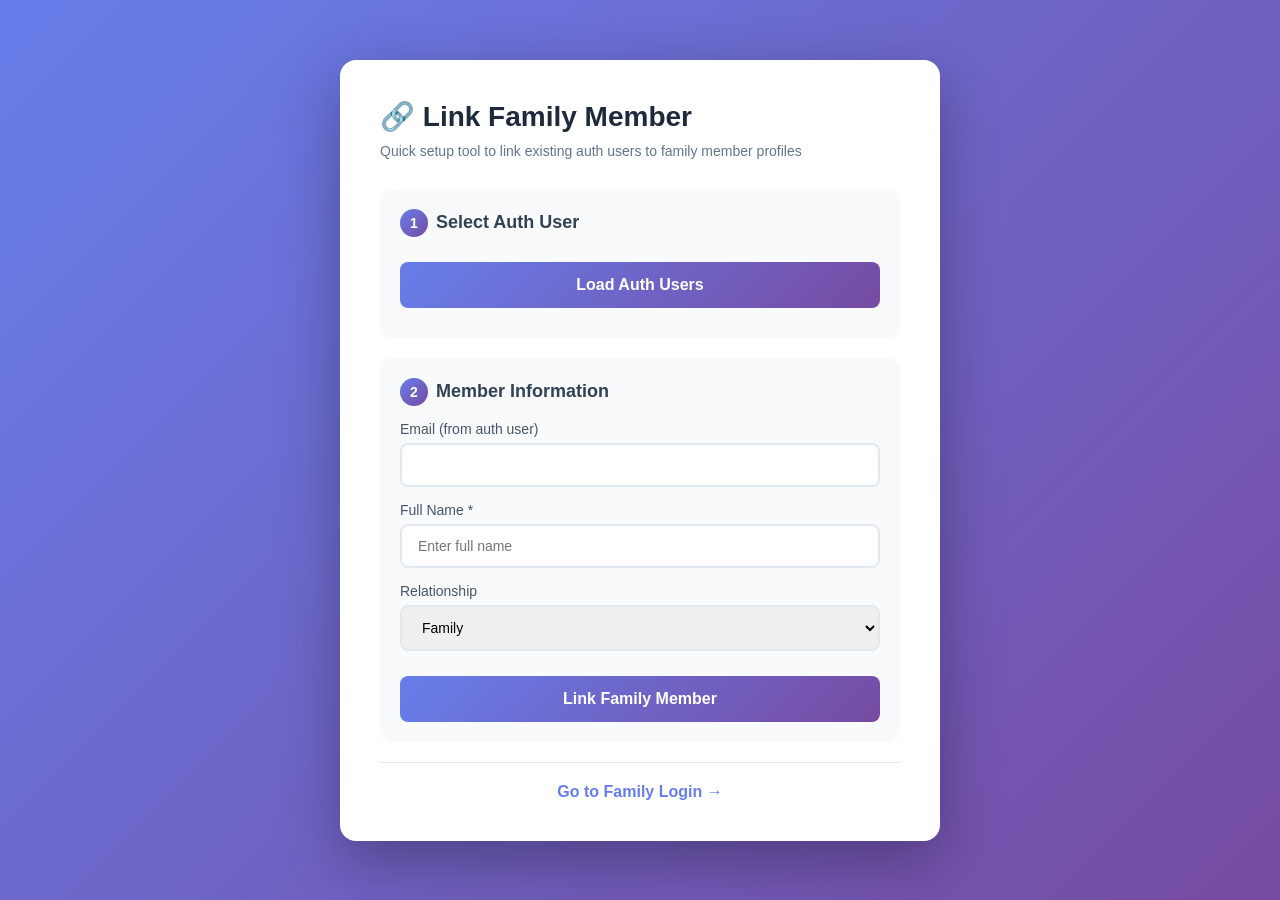
<file: link-family-member.html>
<!DOCTYPE html>
<html lang="en">
<head>
  <meta charset="UTF-8">
  <meta name="viewport" content="width=device-width, initial-scale=1.0">
  <title>Link Family Member - Quick Setup</title>
  <script src="admin/vendor/supabase.js"></script>
  <script src="supabase-config.js"></script>
  <style>
    * {
      margin: 0;
      padding: 0;
      box-sizing: border-box;
    }

    body {
      font-family: -apple-system, BlinkMacSystemFont, 'Segoe UI', Roboto, Oxygen, Ubuntu, Cantarell, sans-serif;
      background: linear-gradient(135deg, #667eea 0%, #764ba2 100%);
      min-height: 100vh;
      display: flex;
      align-items: center;
      justify-content: center;
      padding: 20px;
    }

    .container {
      background: white;
      border-radius: 16px;
      box-shadow: 0 20px 60px rgba(0, 0, 0, 0.3);
      max-width: 600px;
      width: 100%;
      padding: 40px;
    }

    h1 {
      color: #1e293b;
      margin-bottom: 10px;
      font-size: 28px;
    }

    .subtitle {
      color: #64748b;
      margin-bottom: 30px;
      font-size: 14px;
    }

    .section {
      background: #f8fafc;
      border-radius: 12px;
      padding: 20px;
      margin-bottom: 20px;
    }

    .section-title {
      font-size: 18px;
      font-weight: 600;
      color: #334155;
      margin-bottom: 15px;
      display: flex;
      align-items: center;
      gap: 8px;
    }

    .step-number {
      display: inline-flex;
      align-items: center;
      justify-content: center;
      width: 28px;
      height: 28px;
      background: linear-gradient(135deg, #667eea 0%, #764ba2 100%);
      color: white;
      border-radius: 50%;
      font-size: 14px;
      font-weight: 700;
    }

    .form-group {
      margin-bottom: 15px;
    }

    label {
      display: block;
      margin-bottom: 6px;
      font-weight: 500;
      color: #475569;
      font-size: 14px;
    }

    input, select {
      width: 100%;
      padding: 12px 16px;
      border: 2px solid #e2e8f0;
      border-radius: 8px;
      font-size: 14px;
      transition: border-color 0.2s;
    }

    input:focus, select:focus {
      outline: none;
      border-color: #667eea;
    }

    .btn {
      width: 100%;
      padding: 14px 24px;
      background: linear-gradient(135deg, #667eea 0%, #764ba2 100%);
      color: white;
      border: none;
      border-radius: 8px;
      font-size: 16px;
      font-weight: 600;
      cursor: pointer;
      transition: transform 0.2s, box-shadow 0.2s;
      margin-top: 10px;
    }

    .btn:hover:not(:disabled) {
      transform: translateY(-2px);
      box-shadow: 0 10px 30px rgba(102, 126, 234, 0.4);
    }

    .btn:disabled {
      opacity: 0.6;
      cursor: not-allowed;
    }

    .btn.secondary {
      background: #64748b;
    }

    .status {
      margin-top: 20px;
      padding: 14px 18px;
      border-radius: 8px;
      font-size: 14px;
      display: none;
    }

    .status.show {
      display: block;
    }

    .status.success {
      background: #d1fae5;
      color: #065f46;
      border: 2px solid #34d399;
    }

    .status.error {
      background: #fee2e2;
      color: #991b1b;
      border: 2px solid #f87171;
    }

    .status.info {
      background: #dbeafe;
      color: #1e40af;
      border: 2px solid #60a5fa;
    }

    .user-list {
      max-height: 200px;
      overflow-y: auto;
      margin-top: 10px;
    }

    .user-item {
      padding: 10px;
      background: white;
      border-radius: 6px;
      margin-bottom: 8px;
      cursor: pointer;
      border: 2px solid transparent;
      transition: all 0.2s;
    }

    .user-item:hover {
      border-color: #667eea;
      transform: translateX(4px);
    }

    .user-item.selected {
      background: #ede9fe;
      border-color: #667eea;
    }

    .user-email {
      font-weight: 600;
      color: #1e293b;
    }

    .user-id {
      font-size: 12px;
      color: #64748b;
      font-family: monospace;
    }

    .help-text {
      font-size: 13px;
      color: #64748b;
      margin-top: 6px;
    }

    .spinner {
      display: inline-block;
      width: 16px;
      height: 16px;
      border: 2px solid rgba(255, 255, 255, 0.3);
      border-top-color: white;
      border-radius: 50%;
      animation: spin 0.6s linear infinite;
      margin-right: 8px;
    }

    @keyframes spin {
      to { transform: rotate(360deg); }
    }

    .quick-link {
      text-align: center;
      margin-top: 20px;
      padding-top: 20px;
      border-top: 1px solid #e2e8f0;
    }

    .quick-link a {
      color: #667eea;
      text-decoration: none;
      font-weight: 600;
    }

    .quick-link a:hover {
      text-decoration: underline;
    }
  </style>
</head>
<body>
  <div class="container">
    <h1>🔗 Link Family Member</h1>
    <p class="subtitle">Quick setup tool to link existing auth users to family member profiles</p>

    <!-- Step 1: List Auth Users -->
    <div class="section">
      <div class="section-title">
        <span class="step-number">1</span>
        Select Auth User
      </div>
      <button class="btn" id="loadUsersBtn" onclick="loadAuthUsers()">Load Auth Users</button>
      <div class="user-list" id="userList"></div>
    </div>

    <!-- Step 2: Member Info -->
    <div class="section">
      <div class="section-title">
        <span class="step-number">2</span>
        Member Information
      </div>
      <form id="linkForm">
        <input type="hidden" id="authUserId" required>
        
        <div class="form-group">
          <label for="authEmail">Email (from auth user)</label>
          <input type="email" id="authEmail" readonly>
        </div>

        <div class="form-group">
          <label for="fullName">Full Name *</label>
          <input type="text" id="fullName" required placeholder="Enter full name">
        </div>

        <div class="form-group">
          <label for="relation">Relationship</label>
          <select id="relation">
            <option value="Family">Family</option>
            <option value="Father">Father</option>
            <option value="Mother">Mother</option>
            <option value="Brother">Brother</option>
            <option value="Sister">Sister</option>
            <option value="Spouse">Spouse</option>
            <option value="Child">Child</option>
            <option value="Other">Other</option>
          </select>
        </div>

        <button type="submit" class="btn" id="linkBtn">Link Family Member</button>
      </form>
    </div>

    <div class="status" id="statusMessage"></div>

    <div class="quick-link">
      <a href="family-member-login.html">Go to Family Login →</a>
    </div>
  </div>

  <script>
    const client = window.supabaseClient;
    let selectedUser = null;

    function setStatus(message, type) {
      const statusEl = document.getElementById('statusMessage');
      statusEl.textContent = message;
      statusEl.className = 'status ' + type + ' show';
    }

    async function loadAuthUsers() {
      const btn = document.getElementById('loadUsersBtn');
      const userList = document.getElementById('userList');
      
      btn.disabled = true;
      btn.innerHTML = '<span class="spinner"></span> Loading...';
      userList.innerHTML = '';

      try {
        // Get current session to check if admin
        const { data: session } = await client.auth.getSession();
        if (!session?.session) {
          setStatus('Please login first (open in incognito and use admin credentials)', 'error');
          btn.disabled = false;
          btn.textContent = 'Load Auth Users';
          return;
        }

        // Fetch auth users via RPC or direct query
        const { data: users, error } = await client.auth.admin.listUsers();
        
        if (error) {
          throw error;
        }

        if (!users || users.users.length === 0) {
          userList.innerHTML = '<p class="help-text">No auth users found. Create one in Supabase Dashboard → Authentication → Users</p>';
          btn.disabled = false;
          btn.textContent = 'Load Auth Users';
          return;
        }

        // Check which users are already linked
        const { data: linkedMembers } = await client
          .from('family_members')
          .select('auth_user_id, full_name');

        const linkedIds = new Set((linkedMembers || []).map(m => m.auth_user_id));

        userList.innerHTML = users.users.map(user => {
          const isLinked = linkedIds.has(user.id);
          const linkedMember = (linkedMembers || []).find(m => m.auth_user_id === user.id);
          return `
            <div class="user-item" onclick="selectUser('${user.id}', '${user.email}')" data-user-id="${user.id}">
              <div class="user-email">${user.email} ${isLinked ? '✅ Linked' : '⚠️ Not Linked'}</div>
              ${isLinked ? `<div class="help-text">Linked to: ${linkedMember?.full_name}</div>` : ''}
              <div class="user-id">${user.id}</div>
            </div>
          `;
        }).join('');

        setStatus(`Found ${users.users.length} auth user(s)`, 'info');
        btn.textContent = 'Refresh';
      } catch (error) {
        console.error('Error loading users:', error);
        setStatus('Error loading users. Make sure you have admin access.', 'error');
        btn.textContent = 'Retry';
      } finally {
        btn.disabled = false;
      }
    }

    function selectUser(userId, email) {
      selectedUser = { id: userId, email: email };
      document.getElementById('authUserId').value = userId;
      document.getElementById('authEmail').value = email;

      // Update UI
      document.querySelectorAll('.user-item').forEach(item => {
        item.classList.remove('selected');
      });
      document.querySelector(`[data-user-id="${userId}"]`).classList.add('selected');

      setStatus(`Selected: ${email}`, 'info');
    }

    document.getElementById('linkForm').addEventListener('submit', async function(e) {
      e.preventDefault();

      const btn = document.getElementById('linkBtn');
      const authUserId = document.getElementById('authUserId').value;
      const authEmail = document.getElementById('authEmail').value;
      const fullName = document.getElementById('fullName').value.trim();
      const relation = document.getElementById('relation').value;

      if (!authUserId || !fullName) {
        setStatus('Please select a user and enter full name', 'error');
        return;
      }

      btn.disabled = true;
      btn.innerHTML = '<span class="spinner"></span> Linking...';

      try {
        // Check if member already exists
        const { data: existingMember } = await client
          .from('family_members')
          .select('*')
          .eq('email', authEmail)
          .single();

        if (existingMember) {
          // Update existing member
          const { error: updateError } = await client
            .from('family_members')
            .update({
              auth_user_id: authUserId,
              account_status: 'active',
              full_name: fullName
            })
            .eq('id', existingMember.id);

          if (updateError) throw updateError;
          setStatus(`✅ Updated existing member: ${fullName}`, 'success');
        } else {
          // Create new member
          const { error: insertError } = await client
            .from('family_members')
            .insert({
              auth_user_id: authUserId,
              email: authEmail,
              full_name: fullName,
              relation: relation,
              account_status: 'active'
            });

          if (insertError) throw insertError;
          setStatus(`✅ Created new member: ${fullName}`, 'success');
        }

        // Clear form
        document.getElementById('linkForm').reset();
        document.getElementById('authUserId').value = '';
        document.getElementById('authEmail').value = '';
        
        // Reload users
        setTimeout(() => loadAuthUsers(), 1000);

      } catch (error) {
        console.error('Link error:', error);
        setStatus(`Error: ${error.message}`, 'error');
      } finally {
        btn.disabled = false;
        btn.textContent = 'Link Family Member';
      }
    });

    // Check Supabase config on load
    window.addEventListener('DOMContentLoaded', function() {
      if (!client) {
        setStatus('Supabase is not configured. Check supabase-config.js', 'error');
      }
    });
  </script>
</body>
</html>
</file>
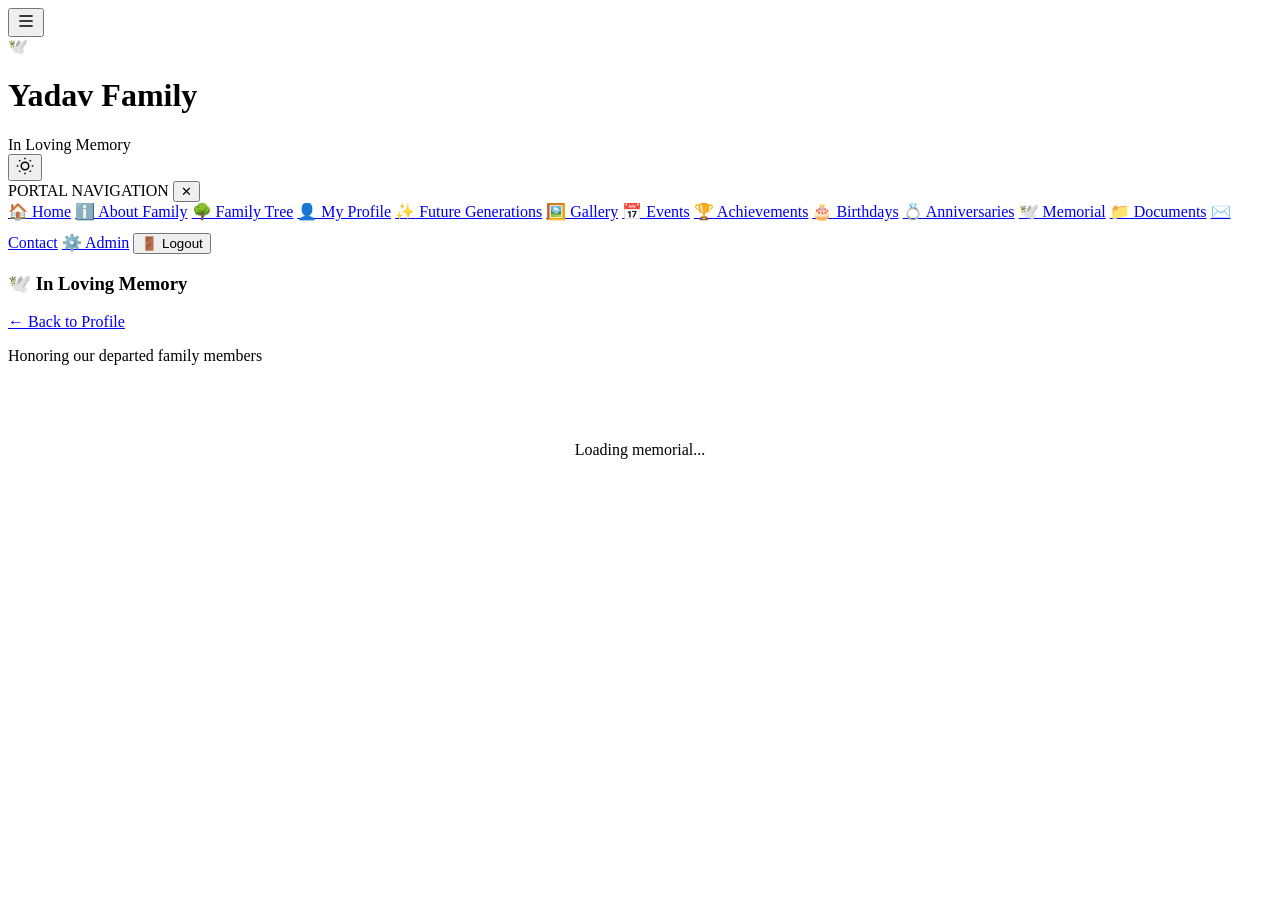
<file: memorial.html>
<!doctype html>
<html lang="en">
  <head>
    <meta charset="utf-8">
    <meta name="viewport" content="width=device-width, initial-scale=1, viewport-fit=cover">
    <title>Memorial — Yadav Family Portal</title>
    <link rel="stylesheet" href="family-member-settings.css">
    <style>
      .memorial-grid {
        display: grid;
        grid-template-columns: repeat(auto-fill, minmax(250px, 1fr));
        gap: 16px;
      }

      .memorial-card {
        background: var(--panel-soft);
        border: 1px solid var(--border);
        border-radius: var(--radius-lg);
        padding: 20px;
        text-align: center;
        opacity: 0.9;
      }

      .memorial-avatar {
        width: 80px;
        height: 80px;
        margin: 0 auto 12px;
        border-radius: 50%;
        overflow: hidden;
        border: 3px solid var(--muted);
        opacity: 0.85;
        background: linear-gradient(135deg, var(--panel-strong), var(--panel));
        display: grid;
        place-items: center;
        color: var(--muted);
        font-weight: 700;
        font-size: 1.5rem;
      }

      .memorial-avatar img {
        width: 100%;
        height: 100%;
        object-fit: cover;
      }

      .memorial-name {
        font-size: 1.1rem;
        font-weight: 700;
        margin-bottom: 6px;
      }

      .memorial-dates {
        font-size: 0.8rem;
        color: var(--muted);
        margin-bottom: 8px;
      }

      .memorial-bio {
        margin: 0;
        font-size: 0.85rem;
        color: var(--muted);
        font-style: italic;
        line-height: 1.4;
      }
    </style>
  </head>
  <body>
    <header class="topbar">
      <div class="topbar-brand">
        <button type="button" class="icon-btn hamburger-btn" id="hamburgerBtn" aria-label="Toggle Menu">
          <svg width="20" height="20" viewBox="0 0 24 24" fill="none" stroke="currentColor" stroke-width="2"><path d="M4 6h16M4 12h16M4 18h16"/></svg>
        </button>
        <div class="topbar-logo-icon">🕊️</div>
        <div class="topbar-title">
          <h1>Yadav Family</h1>
          <span>In Loving Memory</span>
        </div>
      </div>
      <div class="topbar-actions">
        <button type="button" class="icon-btn" id="themeToggle" title="Toggle Theme">
          <svg width="18" height="18" viewBox="0 0 24 24" fill="none" stroke="currentColor" stroke-width="2"><circle cx="12" cy="12" r="5"/><path d="M12 1v2M12 21v2M4.22 4.22l1.42 1.42M18.36 18.36l1.42 1.42M1 12h2M21 12h2M4.22 19.78l1.42-1.42M18.36 5.64l1.42-1.42"/></svg>
        </button>
      </div>
    </header>

    <div class="drawer-overlay" id="drawerOverlay"></div>

    <div class="app-shell">
      <aside class="sidebar" id="sidebarNav">
        <div class="sidebar-header">
          <span>PORTAL NAVIGATION</span>
          <button type="button" class="icon-btn drawer-close-btn" id="drawerCloseBtn" aria-label="Close Menu">✕</button>
        </div>
        <div class="sidebar-menu">
          <a href="index.html" class="menu-item"><span>🏠</span> Home</a>
          <a href="index.html#about" class="menu-item"><span>ℹ️</span> About Family</a>
          <a href="family-tree.html" class="menu-item"><span>🌳</span> Family Tree</a>
          <a href="family-member.html" class="menu-item"><span>👤</span> My Profile</a>
          <a href="future-generation.html" class="menu-item"><span>✨</span> Future Generations</a>
          <a href="gallery.html" class="menu-item"><span>🖼️</span> Gallery</a>
          <a href="events.html" class="menu-item"><span>📅</span> Events</a>
          <a href="achievements.html" class="menu-item"><span>🏆</span> Achievements</a>
          <a href="birthdays.html" class="menu-item"><span>🎂</span> Birthdays</a>
          <a href="anniversaries.html" class="menu-item"><span>💍</span> Anniversaries</a>
          <a href="memorial.html" class="menu-item active"><span>🕊️</span> Memorial</a>
          <a href="documents.html" class="menu-item"><span>📁</span> Documents</a>
          <a href="contact.html" class="menu-item"><span>✉️</span> Contact</a>
          <a href="admin/index.html" class="menu-item"><span>⚙️</span> Admin</a>
          <button type="button" class="menu-item" id="logoutBtn" style="color:var(--red-accent);margin-top:12px;"><span>🚪</span> Logout</button>
        </div>
      </aside>

      <main class="main-content">
        <div class="panel-card">
          <div class="card-header-row">
            <h3 class="card-title"><span class="card-title-icon">🕊️</span> In Loving Memory</h3>
            <a href="family-member.html" class="btn-outline">← Back to Profile</a>
          </div>
          <p style="color:var(--muted);margin-bottom:20px;">Honoring our departed family members</p>
          
          <div class="memorial-grid" id="memorialContainer">
            <p style="text-align:center;padding:40px;color:var(--muted);grid-column:1/-1;">Loading memorial...</p>
          </div>
        </div>
      </main>
    </div>

    <script src="admin/vendor/supabase.js"></script>
    <script src="supabase-config.js"></script>
    <script>
      const themeToggle = document.getElementById('themeToggle');
      if (themeToggle) {
        themeToggle.addEventListener('click', function () {
          const current = document.documentElement.getAttribute('data-theme');
          const newTheme = current === 'light' ? 'dark' : 'light';
          document.documentElement.setAttribute('data-theme', newTheme);
          localStorage.setItem('family-portal-theme', newTheme);
        });
      }

      const savedTheme = localStorage.getItem('family-portal-theme');
      if (savedTheme) document.documentElement.setAttribute('data-theme', savedTheme);

      const hamburgerBtn = document.getElementById('hamburgerBtn');
      const drawerCloseBtn = document.getElementById('drawerCloseBtn');
      const sidebarNav = document.getElementById('sidebarNav');
      const drawerOverlay = document.getElementById('drawerOverlay');

      function openDrawer() {
        if (sidebarNav) sidebarNav.classList.add('open');
        if (drawerOverlay) drawerOverlay.classList.add('active');
        document.body.style.overflow = 'hidden';
      }

      function closeDrawer() {
        if (sidebarNav) sidebarNav.classList.remove('open');
        if (drawerOverlay) drawerOverlay.classList.remove('active');
        document.body.style.overflow = '';
      }

      if (hamburgerBtn) hamburgerBtn.addEventListener('click', openDrawer);
      if (drawerCloseBtn) drawerCloseBtn.addEventListener('click', closeDrawer);
      if (drawerOverlay) drawerOverlay.addEventListener('click', closeDrawer);

      const logoutBtn = document.getElementById('logoutBtn');
      if (logoutBtn) {
        logoutBtn.addEventListener('click', async function () {
          if (window.supabaseClient) await window.supabaseClient.auth.signOut();
          window.location.href = 'family-member-login.html';
        });
      }

      async function loadMemorial() {
        const container = document.getElementById('memorialContainer');
        const client = window.supabaseClient;
        
        if (!client) {
          container.innerHTML = '<p style="text-align:center;padding:40px;color:var(--red-accent);grid-column:1/-1;">Database not connected</p>';
          return;
        }

        try {
          const { data, error } = await client
            .from('family_members')
            .select('*')
            .eq('is_active', false)
            .order('updated_at', { ascending: false })
            .limit(50);

          if (error) throw error;

          if (data && data.length > 0) {
            container.innerHTML = data.map(m => {
              const name = m.full_name || m.name || 'Beloved Member';
              const initials = name.split(' ').map(p => p[0]).slice(0, 2).join('').toUpperCase();
              const dob = m.date_of_birth ? new Date(m.date_of_birth).toLocaleDateString('en-US', { year: 'numeric' }) : '';
              const dop = m.date_of_passing ? new Date(m.date_of_passing).toLocaleDateString('en-US', { year: 'numeric' }) : '';
              const dates = [dob, dop].filter(Boolean).join(' — ');
              
              return `
                <div class="memorial-card">
                  <div class="memorial-avatar">
                    ${m.profile_photo_path || m.profile_image_url ? 
                      `<img src="${m.profile_photo_path || m.profile_image_url}" alt="${name}">` : 
                      initials
                    }
                  </div>
                  <div class="memorial-name">${name}</div>
                  ${dates ? `<div class="memorial-dates">${dates}</div>` : ''}
                  ${m.biography ? `<p class="memorial-bio">"${m.biography.slice(0, 100)}${m.biography.length > 100 ? '...' : ''}"</p>` : ''}
                </div>
              `;
            }).join('');
          } else {
            container.innerHTML = '<p style="text-align:center;padding:40px;color:var(--muted);grid-column:1/-1;">🕊️ No memorials at this time.</p>';
          }
        } catch (error) {
          console.error('Memorial load error:', error);
          container.innerHTML = '<p style="text-align:center;padding:40px;color:var(--red-accent);grid-column:1/-1;">Unable to load memorials</p>';
        }
      }

      document.addEventListener('DOMContentLoaded', loadMemorial);
    </script>
  </body>
</html>
</file>
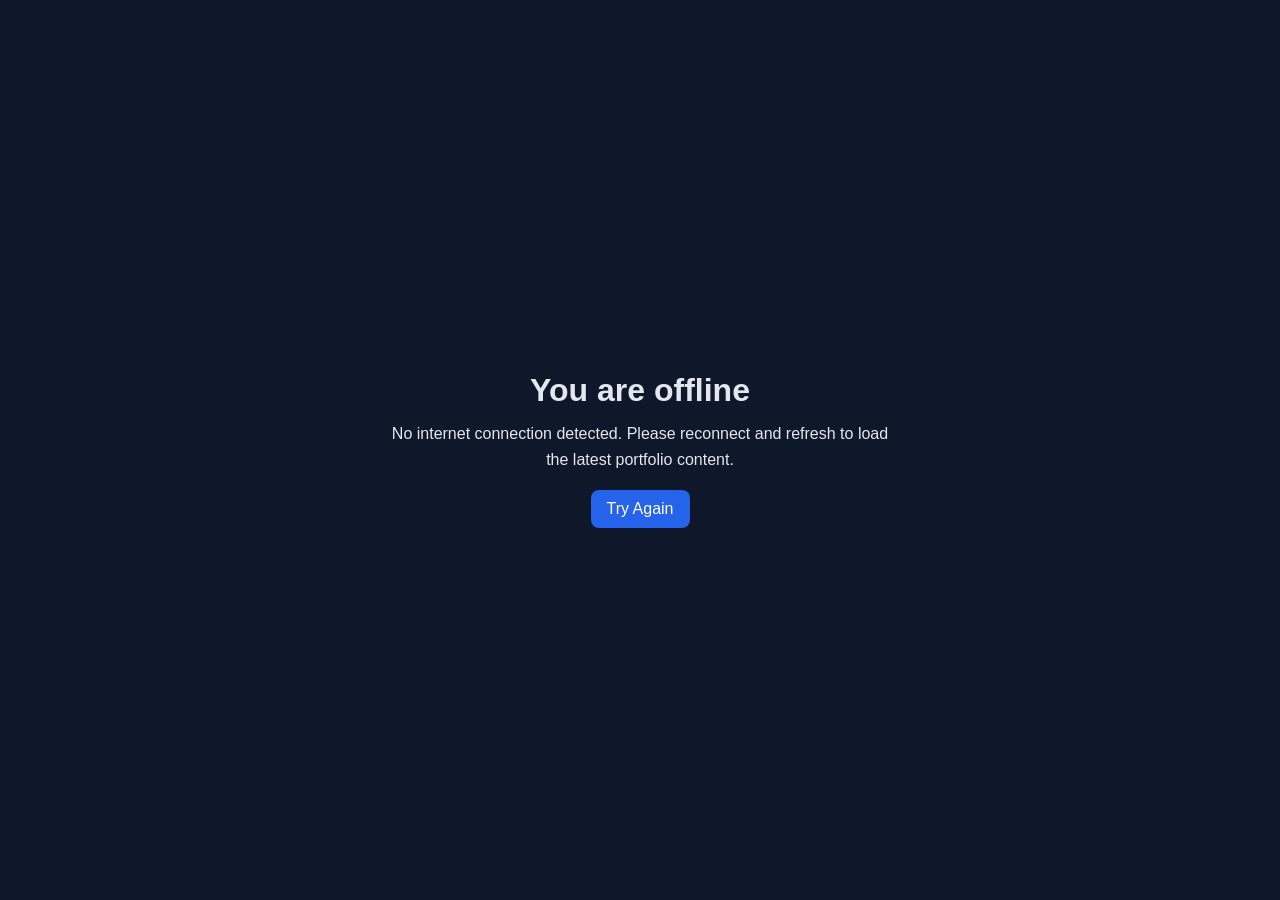
<file: offline.html>
<!doctype html>
<html lang="en">
<head>
  <meta charset="utf-8" />
  <meta name="viewport" content="width=device-width, initial-scale=1" />
  <meta name="theme-color" content="#0f172a" />
  <title>Offline | Roshan Kr Yadav</title>
</head>
<body style="margin:0;min-height:100vh;display:flex;align-items:center;justify-content:center;background:#0f172a;color:#e2e8f0;font-family:Arial,sans-serif;">
  <main style="text-align:center;padding:24px;max-width:520px;">
    <h1 style="margin:0 0 12px;">You are offline</h1>
    <p style="margin:0 0 18px;line-height:1.6;">No internet connection detected. Please reconnect and refresh to load the latest portfolio content.</p>
    <a href="/" style="display:inline-block;padding:10px 16px;border-radius:8px;background:#2563eb;color:#fff;text-decoration:none;">Try Again</a>
  </main>
</body>
</html>
</file>
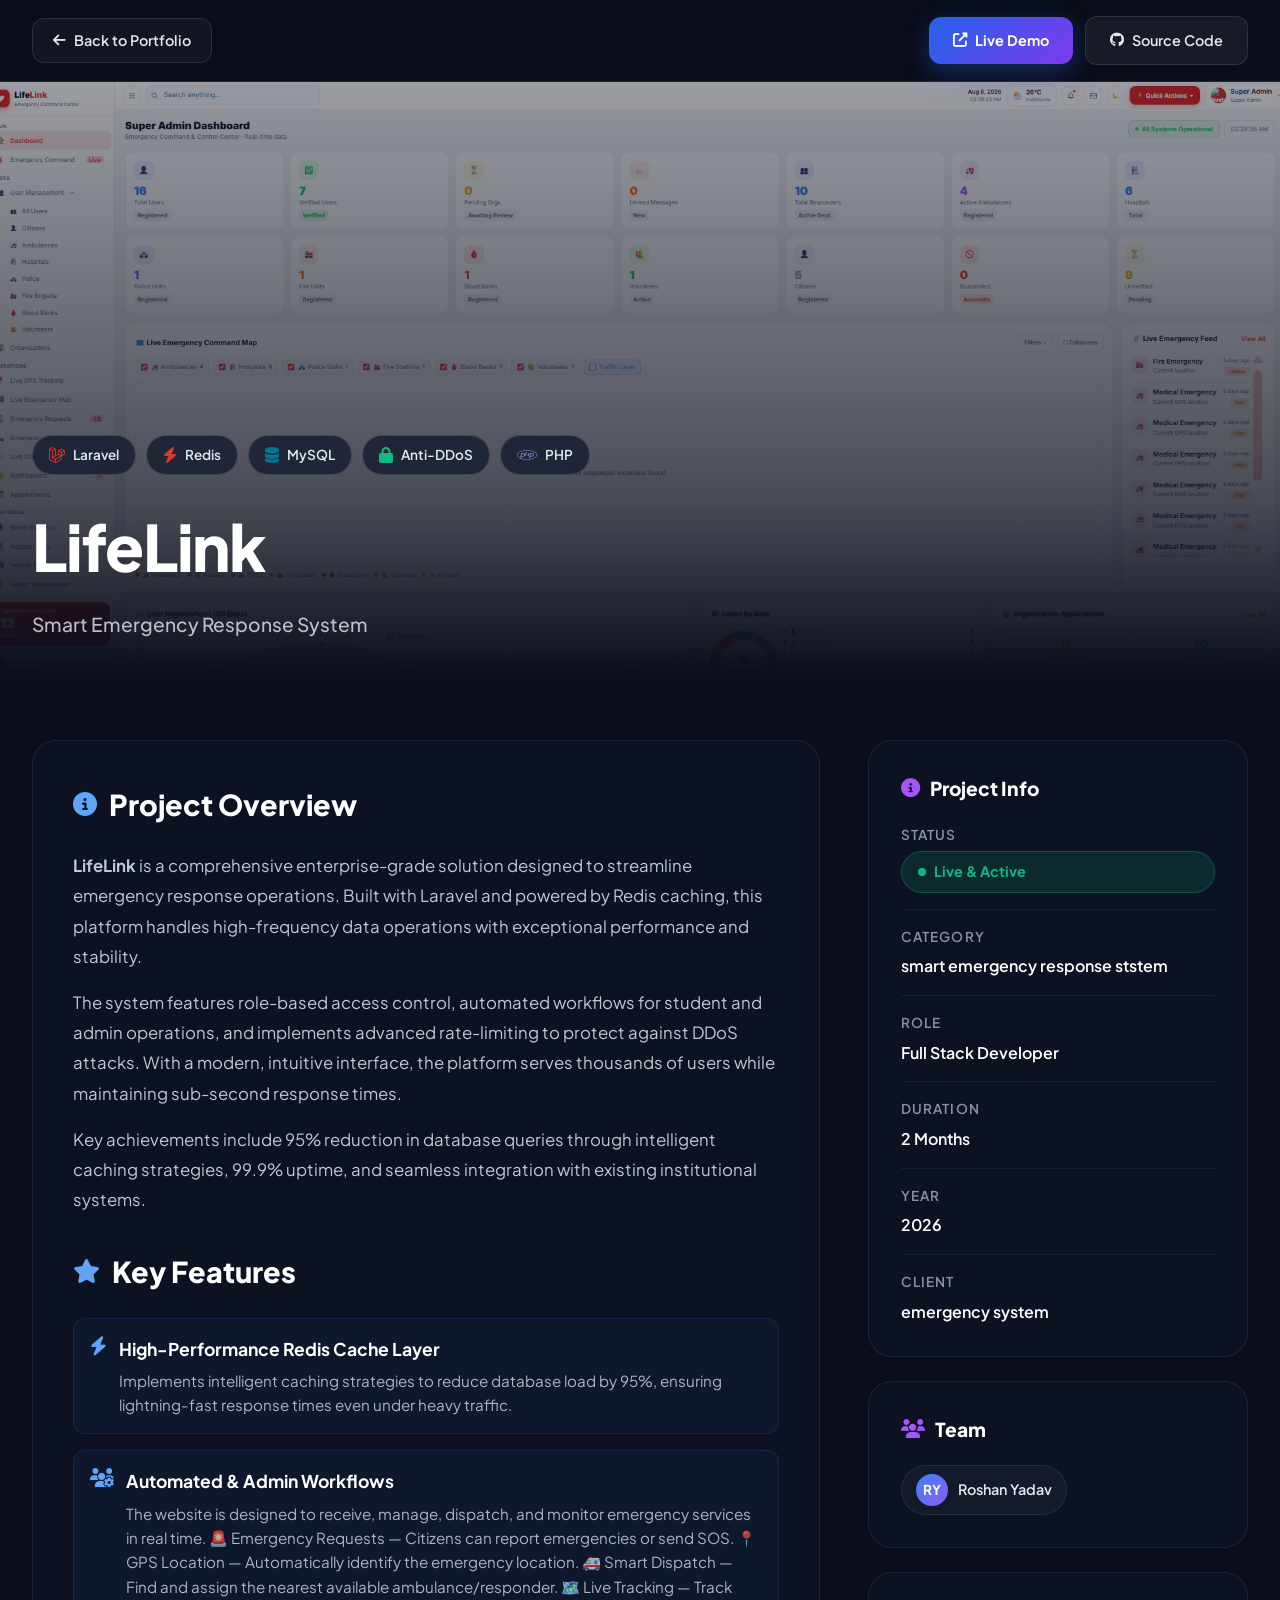
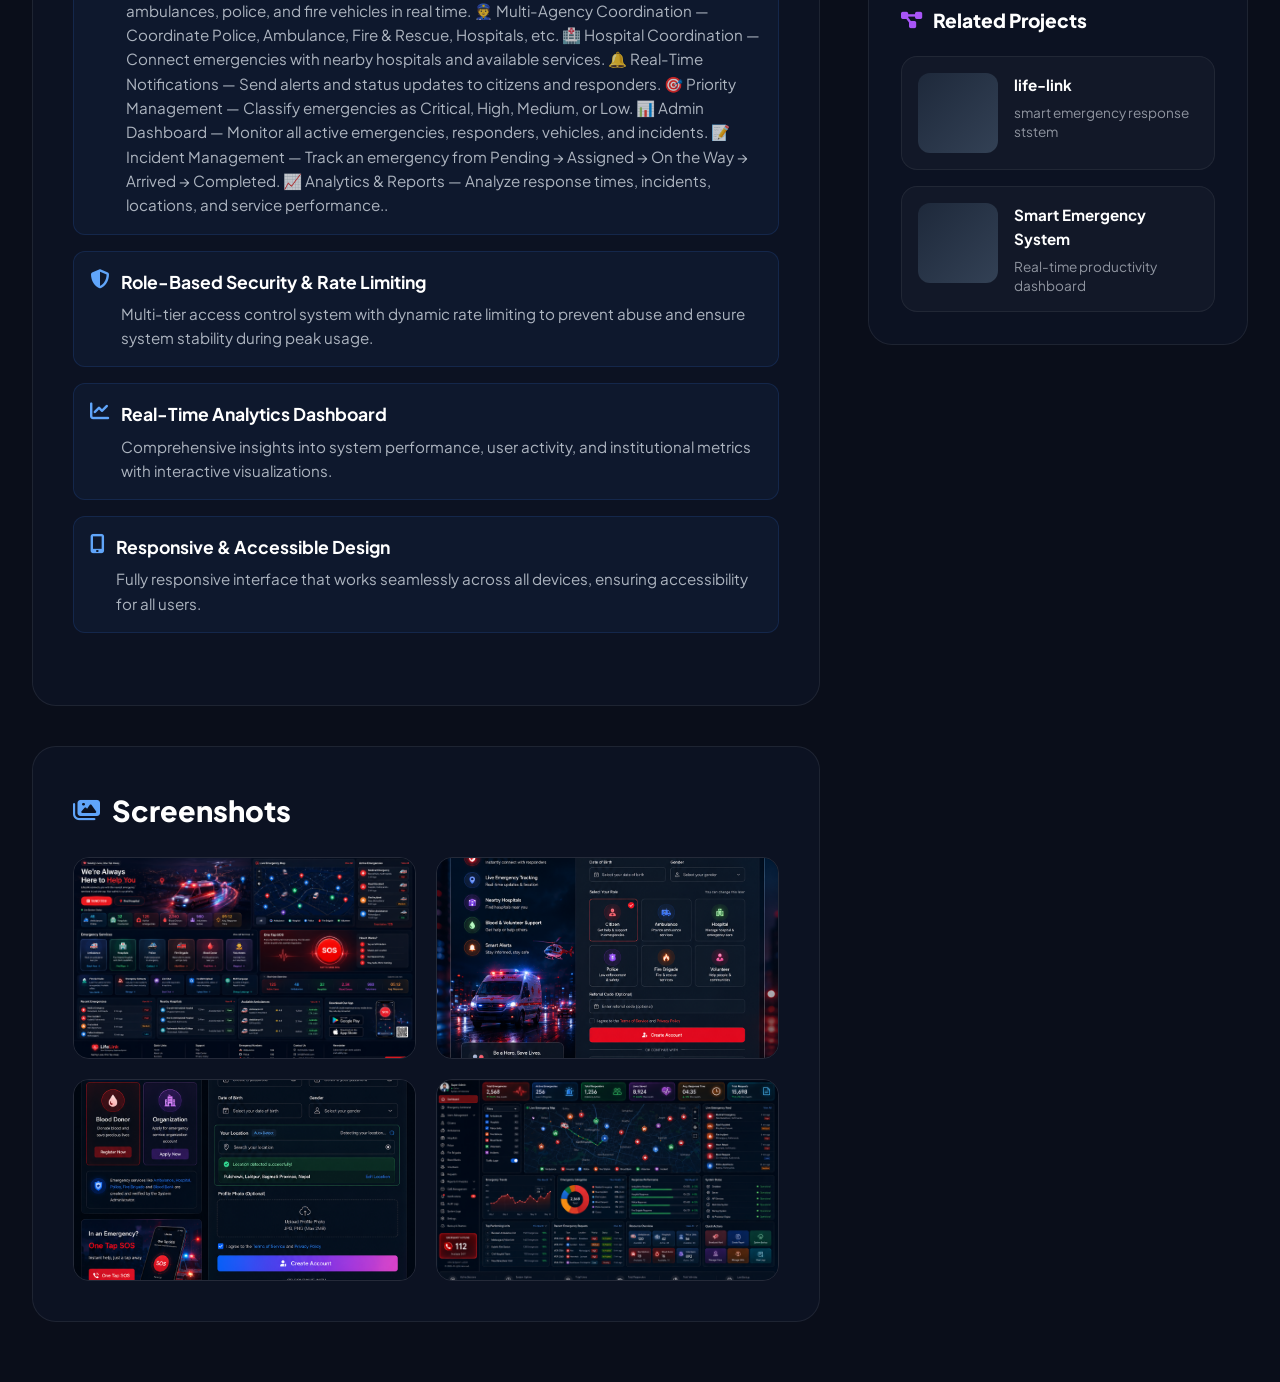
<file: project-detail.html>
<!DOCTYPE html>
<html lang="en">

<head>
  <meta charset="UTF-8" />
  <meta name="viewport" content="width=device-width, initial-scale=1.0" />
  <title>MMP Management Platform - Project Details</title>
  <link href="https://fonts.googleapis.com/css2?family=Plus+Jakarta+Sans:wght@400;500;600;700;800&family=Fira+Code:wght@400;500&display=swap" rel="stylesheet" />
  <link rel="stylesheet" href="https://cdnjs.cloudflare.com/ajax/libs/font-awesome/6.4.0/css/all.min.css" />
  <style>
    * {
      margin: 0;
      padding: 0;
      box-sizing: border-box;
    }

    html {
      scroll-behavior: smooth;
    }

    body {
      font-family: 'Plus Jakarta Sans', sans-serif;
      background: #0a0e1a;
      color: #e2e8f0;
      line-height: 1.6;
      overflow-x: hidden;
    }

    /* ── NAVIGATION ── */
    .project-nav {
      position: fixed;
      top: 0;
      left: 0;
      right: 0;
      background: rgba(10, 14, 26, 0.95);
      backdrop-filter: blur(20px);
      -webkit-backdrop-filter: blur(20px);
      border-bottom: 1px solid rgba(255, 255, 255, 0.08);
      z-index: 1000;
      padding: 16px 0;
    }

    .nav-container {
      max-width: 1400px;
      margin: 0 auto;
      padding: 0 32px;
      display: flex;
      align-items: center;
      justify-content: space-between;
      gap: 24px;
    }

    .back-btn {
      display: inline-flex;
      align-items: center;
      gap: 8px;
      padding: 10px 20px;
      background: rgba(255, 255, 255, 0.04);
      border: 1px solid rgba(255, 255, 255, 0.1);
      border-radius: 12px;
      color: #e2e8f0;
      text-decoration: none;
      font-weight: 600;
      font-size: 0.9rem;
      transition: all 0.25s ease;
    }

    .back-btn:hover {
      background: rgba(255, 255, 255, 0.08);
      border-color: rgba(255, 255, 255, 0.2);
      transform: translateX(-3px);
    }

    .nav-actions {
      display: flex;
      align-items: center;
      gap: 12px;
    }

    .demo-btn {
      display: inline-flex;
      align-items: center;
      gap: 8px;
      padding: 12px 24px;
      background: linear-gradient(135deg, #2563eb, #7c3aed);
      border: none;
      border-radius: 12px;
      color: #fff;
      text-decoration: none;
      font-weight: 700;
      font-size: 0.9rem;
      box-shadow: 0 8px 24px rgba(37, 99, 235, 0.35);
      transition: all 0.25s ease;
    }

    .demo-btn:hover {
      transform: translateY(-2px);
      box-shadow: 0 12px 32px rgba(37, 99, 235, 0.5);
    }

    .github-btn {
      display: inline-flex;
      align-items: center;
      gap: 8px;
      padding: 12px 24px;
      background: rgba(255, 255, 255, 0.06);
      border: 1px solid rgba(255, 255, 255, 0.1);
      border-radius: 12px;
      color: #e2e8f0;
      text-decoration: none;
      font-weight: 600;
      font-size: 0.9rem;
      transition: all 0.25s ease;
    }

    .github-btn:hover {
      background: rgba(255, 255, 255, 0.1);
      border-color: rgba(255, 255, 255, 0.2);
      transform: translateY(-2px);
    }

    /* ── HERO IMAGE SECTION ── */
    .hero-image-section {
      margin-top: 80px;
      position: relative;
      height: 600px;
      overflow: hidden;
      background: linear-gradient(180deg, #0f1729 0%, #1a1f3a 100%);
    }

    .hero-image {
      width: 100%;
      height: 100%;
      object-fit: cover;
      opacity: 0.85;
      transition: transform 0.5s ease;
    }

    .hero-image-section:hover .hero-image {
      transform: scale(1.02);
    }

    .hero-overlay {
      position: absolute;
      inset: 0;
      background: linear-gradient(180deg, 
        rgba(10, 14, 26, 0.3) 0%, 
        rgba(10, 14, 26, 0.7) 70%, 
        rgba(10, 14, 26, 1) 100%);
    }

    .hero-content {
      position: absolute;
      bottom: 40px;
      left: 0;
      right: 0;
      z-index: 2;
    }

    .hero-inner {
      max-width: 1400px;
      margin: 0 auto;
      padding: 0 32px;
    }

    .tech-stack-badges {
      display: flex;
      flex-wrap: wrap;
      gap: 10px;
      margin-bottom: 20px;
    }

    .tech-badge {
      display: inline-flex;
      align-items: center;
      gap: 8px;
      padding: 8px 16px;
      background: rgba(15, 23, 42, 0.75);
      backdrop-filter: blur(12px);
      -webkit-backdrop-filter: blur(12px);
      border: 1px solid rgba(255, 255, 255, 0.15);
      border-radius: 999px;
      color: #e2e8f0;
      font-size: 0.85rem;
      font-weight: 600;
      transition: all 0.25s ease;
    }

    .tech-badge:hover {
      background: rgba(15, 23, 42, 0.9);
      border-color: rgba(255, 255, 255, 0.3);
      transform: translateY(-2px);
    }

    .tech-badge i {
      font-size: 1rem;
    }

    .project-title {
      font-size: clamp(2.5rem, 5vw, 4rem);
      font-weight: 800;
      color: #ffffff;
      margin-bottom: 12px;
      letter-spacing: -0.02em;
    }

    .project-subtitle {
      font-size: 1.2rem;
      color: rgba(226, 232, 240, 0.8);
      font-weight: 500;
    }

    /* ── MAIN CONTENT SECTION ── */
    .main-content {
      max-width: 1400px;
      margin: 0 auto;
      padding: 60px 32px;
      display: grid;
      grid-template-columns: 1fr 380px;
      gap: 48px;
      align-items: start;
    }

    /* ── DESCRIPTION SECTION ── */
    .description-section {
      background: rgba(15, 23, 42, 0.5);
      border: 1px solid rgba(255, 255, 255, 0.08);
      border-radius: 24px;
      padding: 40px;
    }

    .section-title {
      font-size: 1.8rem;
      font-weight: 800;
      color: #ffffff;
      margin-bottom: 24px;
      display: flex;
      align-items: center;
      gap: 12px;
    }

    .section-title i {
      color: #60a5fa;
      font-size: 1.5rem;
    }

    .description-text {
      color: rgba(226, 232, 240, 0.85);
      font-size: 1.05rem;
      line-height: 1.8;
      margin-bottom: 32px;
    }

    .description-text p {
      margin-bottom: 16px;
    }

    .features-list {
      list-style: none;
      display: grid;
      gap: 16px;
      margin-bottom: 32px;
    }

    .feature-item {
      display: flex;
      align-items: flex-start;
      gap: 12px;
      padding: 16px;
      background: rgba(59, 130, 246, 0.05);
      border: 1px solid rgba(59, 130, 246, 0.15);
      border-radius: 12px;
      transition: all 0.25s ease;
    }

    .feature-item:hover {
      background: rgba(59, 130, 246, 0.1);
      border-color: rgba(59, 130, 246, 0.3);
      transform: translateX(4px);
    }

    .feature-item i {
      color: #60a5fa;
      font-size: 1.2rem;
      margin-top: 2px;
      flex-shrink: 0;
    }

    .feature-content h4 {
      color: #ffffff;
      font-size: 1.1rem;
      font-weight: 700;
      margin-bottom: 6px;
    }

    .feature-content p {
      color: rgba(226, 232, 240, 0.75);
      font-size: 0.95rem;
      line-height: 1.6;
    }

    .screenshots-section {
      margin-top: 40px;
    }

    .screenshots-grid {
      display: grid;
      grid-template-columns: repeat(2, 1fr);
      gap: 20px;
      margin-top: 24px;
    }

    .screenshot-item {
      position: relative;
      border-radius: 16px;
      overflow: hidden;
      border: 1px solid rgba(255, 255, 255, 0.1);
      transition: all 0.3s ease;
    }

    .screenshot-item:hover {
      transform: scale(1.02);
      border-color: rgba(96, 165, 250, 0.4);
      box-shadow: 0 12px 35px rgba(59, 130, 246, 0.25);
    }

    .screenshot-item img {
      width: 100%;
      height: 200px;
      object-fit: cover;
      display: block;
    }

    /* ── SIDEBAR ── */
    .sidebar {
      position: sticky;
      top: 120px;
    }

    .sidebar-card {
      background: rgba(15, 23, 42, 0.5);
      border: 1px solid rgba(255, 255, 255, 0.08);
      border-radius: 24px;
      padding: 32px;
      margin-bottom: 24px;
    }

    .sidebar-title {
      font-size: 1.2rem;
      font-weight: 800;
      color: #ffffff;
      margin-bottom: 20px;
      display: flex;
      align-items: center;
      gap: 10px;
    }

    .sidebar-title i {
      color: #a855f7;
    }

    .info-list {
      list-style: none;
      display: grid;
      gap: 16px;
    }

    .info-item {
      display: flex;
      flex-direction: column;
      gap: 6px;
      padding-bottom: 16px;
      border-bottom: 1px solid rgba(255, 255, 255, 0.06);
    }

    .info-item:last-child {
      border-bottom: none;
      padding-bottom: 0;
    }

    .info-label {
      color: rgba(226, 232, 240, 0.6);
      font-size: 0.85rem;
      font-weight: 600;
      text-transform: uppercase;
      letter-spacing: 0.08em;
    }

    .info-value {
      color: #ffffff;
      font-size: 1rem;
      font-weight: 600;
    }

    .status-badge {
      display: inline-flex;
      align-items: center;
      gap: 8px;
      padding: 8px 16px;
      background: rgba(16, 185, 129, 0.15);
      border: 1px solid rgba(16, 185, 129, 0.3);
      border-radius: 999px;
      color: #10b981;
      font-size: 0.9rem;
      font-weight: 700;
    }

    .status-badge::before {
      content: '';
      width: 8px;
      height: 8px;
      background: #10b981;
      border-radius: 50%;
      animation: pulse 2s infinite;
    }

    @keyframes pulse {
      0%, 100% { opacity: 1; transform: scale(1); }
      50% { opacity: 0.5; transform: scale(1.2); }
    }

    .team-members {
      display: flex;
      gap: 12px;
      flex-wrap: wrap;
    }

    .team-member {
      display: flex;
      align-items: center;
      gap: 10px;
      padding: 8px 14px;
      background: rgba(255, 255, 255, 0.04);
      border: 1px solid rgba(255, 255, 255, 0.08);
      border-radius: 999px;
      transition: all 0.25s ease;
    }

    .team-member:hover {
      background: rgba(255, 255, 255, 0.08);
      border-color: rgba(255, 255, 255, 0.15);
    }

    .team-avatar {
      width: 32px;
      height: 32px;
      border-radius: 50%;
      background: linear-gradient(135deg, #3b82f6, #8b5cf6);
      display: flex;
      align-items: center;
      justify-content: center;
      color: #fff;
      font-weight: 700;
      font-size: 0.85rem;
    }

    .team-name {
      color: #e2e8f0;
      font-size: 0.9rem;
      font-weight: 600;
    }

    .related-projects {
      display: grid;
      gap: 16px;
    }

    .related-project-card {
      display: flex;
      gap: 16px;
      padding: 16px;
      background: rgba(255, 255, 255, 0.03);
      border: 1px solid rgba(255, 255, 255, 0.06);
      border-radius: 16px;
      text-decoration: none;
      transition: all 0.25s ease;
    }

    .related-project-card:hover {
      background: rgba(255, 255, 255, 0.06);
      border-color: rgba(96, 165, 250, 0.3);
      transform: translateX(4px);
    }

    .related-thumb {
      width: 80px;
      height: 80px;
      border-radius: 12px;
      background: linear-gradient(135deg, #1e293b, #334155);
      flex-shrink: 0;
    }

    .related-info h4 {
      color: #ffffff;
      font-size: 0.95rem;
      font-weight: 700;
      margin-bottom: 6px;
    }

    .related-info p {
      color: rgba(226, 232, 240, 0.6);
      font-size: 0.85rem;
      line-height: 1.4;
    }

    /* ── RESPONSIVE ── */
    @media (max-width: 1024px) {
      .main-content {
        grid-template-columns: 1fr;
      }

      .sidebar {
        position: static;
      }
    }

    @media (max-width: 768px) {
      .nav-container {
        padding: 0 20px;
      }

      .nav-actions {
        flex-direction: column;
        gap: 8px;
      }

      .hero-image-section {
        height: 400px;
      }

      .main-content {
        padding: 40px 20px;
      }

      .description-section {
        padding: 28px 24px;
      }

      .screenshots-grid {
        grid-template-columns: 1fr;
      }

      .project-title {
        font-size: 2rem;
      }
    }
  </style>
</head>

<body>

  <!-- NAVIGATION -->
  <nav class="project-nav">
    <div class="nav-container">
      <a href="index.html" class="back-btn">
        <i class="fas fa-arrow-left"></i>
        <span>Back to Portfolio</span>
      </a>
      <div class="nav-actions">
        <a href="#" class="demo-btn">
          <i class="fas fa-external-link-alt"></i>
          <span>Live Demo</span>
        </a>
        <a href="https://github.com/roshanydvnp077" target="_blank" class="github-btn">
          <i class="fab fa-github"></i>
          <span>Source Code</span>
        </a>
      </div>
    </div>
  </nav>

  <!-- HERO IMAGE SECTION -->
  <section class="hero-image-section">
    <img src="pro2.png" alt="LifeLink" class="hero-image">
    <div class="hero-overlay"></div>
    <div class="hero-content">
      <div class="hero-inner">
        <div class="tech-stack-badges">
          <div class="tech-badge">
            <i class="fab fa-laravel" style="color: #FF2D20;"></i>
            <span>Laravel</span>
          </div>
          <div class="tech-badge">
            <i class="fas fa-bolt" style="color: #DC382D;"></i>
            <span>Redis</span>
          </div>
          <div class="tech-badge">
            <i class="fas fa-database" style="color: #00758F;"></i>
            <span>MySQL</span>
          </div>
          <div class="tech-badge">
            <i class="fas fa-lock" style="color: #10b981;"></i>
            <span>Anti-DDoS</span>
          </div>
          <div class="tech-badge">
            <i class="fab fa-php" style="color: #777BB4;"></i>
            <span>PHP</span>
          </div>
        </div>
        <h1 class="project-title">LifeLink</h1>
        <p class="project-subtitle">Smart Emergency Response System</p>
      </div>
    </div>
  </section>

  <!-- MAIN CONTENT -->
  <main class="main-content">
    
    <!-- DESCRIPTION SECTION -->
    <div>
      <div class="description-section">
        <h2 class="section-title">
          <i class="fas fa-info-circle"></i>
          <span>Project Overview</span>
        </h2>
        <div class="description-text">
          <p>
            <strong>LifeLink</strong> is a comprehensive enterprise-grade solution designed to streamline emergency response operations. Built with Laravel and powered by Redis caching, this platform handles high-frequency data operations with exceptional performance and stability.
          </p>
          <p>
            The system features role-based access control, automated workflows for student and admin operations, and implements advanced rate-limiting to protect against DDoS attacks. With a modern, intuitive interface, the platform serves thousands of users while maintaining sub-second response times.
          </p>
          <p>
            Key achievements include 95% reduction in database queries through intelligent caching strategies, 99.9% uptime, and seamless integration with existing institutional systems.
          </p>
        </div>

        <h3 class="section-title">
          <i class="fas fa-star"></i>
          <span>Key Features</span>
        </h3>
        <ul class="features-list">
          <li class="feature-item">
            <i class="fas fa-bolt"></i>
            <div class="feature-content">
              <h4>High-Performance Redis Cache Layer</h4>
              <p>Implements intelligent caching strategies to reduce database load by 95%, ensuring lightning-fast response times even under heavy traffic.</p>
            </div>
          </li>
          <li class="feature-item">
            <i class="fas fa-users-cog"></i>
            <div class="feature-content">
              <h4>Automated & Admin Workflows</h4>
              <p>The website is designed to receive, manage, dispatch, and monitor emergency services in real time.

🚨 Emergency Requests — Citizens can report emergencies or send SOS.
📍 GPS Location — Automatically identify the emergency location.
🚑 Smart Dispatch — Find and assign the nearest available ambulance/responder.
🗺️ Live Tracking — Track ambulances, police, and fire vehicles in real time.
👮 Multi-Agency Coordination — Coordinate Police, Ambulance, Fire & Rescue, Hospitals, etc.
🏥 Hospital Coordination — Connect emergencies with nearby hospitals and available services.
🔔 Real-Time Notifications — Send alerts and status updates to citizens and responders.
🎯 Priority Management — Classify emergencies as Critical, High, Medium, or Low.
📊 Admin Dashboard — Monitor all active emergencies, responders, vehicles, and incidents.
📝 Incident Management — Track an emergency from Pending → Assigned → On the Way → Arrived → Completed.
📈 Analytics & Reports — Analyze response times, incidents, locations, and service performance..</p>
            </div>
          </li>
          <li class="feature-item">
            <i class="fas fa-shield-alt"></i>
            <div class="feature-content">
              <h4>Role-Based Security & Rate Limiting</h4>
              <p>Multi-tier access control system with dynamic rate limiting to prevent abuse and ensure system stability during peak usage.</p>
            </div>
          </li>
          <li class="feature-item">
            <i class="fas fa-chart-line"></i>
            <div class="feature-content">
              <h4>Real-Time Analytics Dashboard</h4>
              <p>Comprehensive insights into system performance, user activity, and institutional metrics with interactive visualizations.</p>
            </div>
          </li>
          <li class="feature-item">
            <i class="fas fa-mobile-alt"></i>
            <div class="feature-content">
              <h4>Responsive & Accessible Design</h4>
              <p>Fully responsive interface that works seamlessly across all devices, ensuring accessibility for all users.</p>
            </div>
          </li>
        </ul>
      </div>

      <!-- SCREENSHOTS -->
      <div class="description-section screenshots-section">
        <h2 class="section-title">
          <i class="fas fa-images"></i>
          <span>Screenshots</span>
        </h2>
        <div class="screenshots-grid">
          <div class="screenshot-item">
            <img src="landing.png" alt="landing viewView">
          </div>
          <div class="screenshot-item">
            <img src="login.png" alt="login View">
          </div>
          <div class="screenshot-item">
            <img src="reg.png" alt="register view">
          </div>
          <div class="screenshot-item">
            <img src="dashbord.png" alt="Admin Panel">
          </div>
        </div>
      </div>
    </div>

    <!-- SIDEBAR -->
    <aside class="sidebar">
      <!-- PROJECT INFO -->
      <div class="sidebar-card">
        <h3 class="sidebar-title">
          <i class="fas fa-info-circle"></i>
          <span>Project Info</span>
        </h3>
        <ul class="info-list">
          <li class="info-item">
            <span class="info-label">Status</span>
            <div class="status-badge">Live & Active</div>
          </li>
          <li class="info-item">
            <span class="info-label">Category</span>
            <span class="info-value">smart emergency response ststem</span>
          </li>
          <li class="info-item">
            <span class="info-label">Role</span>
            <span class="info-value">Full Stack Developer</span>
          </li>
          <li class="info-item">
            <span class="info-label">Duration</span>
            <span class="info-value">2 Months</span>
          </li>
          <li class="info-item">
            <span class="info-label">Year</span>
            <span class="info-value">2026</span>
          </li>
          <li class="info-item">
            <span class="info-label">Client</span>
            <span class="info-value">emergency system</span>
          </li>
        </ul>
      </div>

      <!-- TEAM -->
      <div class="sidebar-card">
        <h3 class="sidebar-title">
          <i class="fas fa-users"></i>
          <span>Team</span>
        </h3>
        <div class="team-members">
          <div class="team-member">
            <div class="team-avatar">RY</div>
            <span class="team-name">Roshan Yadav</span>
          </div>
        </div>
      </div>

      <!-- RELATED PROJECTS -->
      <div class="sidebar-card">
        <h3 class="sidebar-title">
          <i class="fas fa-project-diagram"></i>
          <span>Related Projects</span>
        </h3>
        <div class="related-projects">
          <a href="#" class="related-project-card">
            <div class="related-thumb"></div>
            <div class="related-info">
              <h4>life-link</h4>
              <p>smart emergency response ststem</p>
            </div>
          </a>
          <a href="#" class="related-project-card">
            <div class="related-thumb"></div>
            <div class="related-info">
              <h4>Smart Emergency System</h4>
              <p>Real-time productivity dashboard</p>
            </div>
          </a>
        </div>
      </div>
    </aside>

  </main>

  <script src="admin/vendor/supabase.js"></script>
  <script src="supabase-config.js"></script>
  <script src="project-detail-content.js" defer></script>
</body>

</html>
</file>
<file: testimonials.css>
/* Neon testimonial carousel treatment */
.testimonials-section{padding:118px 0 104px;background:radial-gradient(circle at 50% 38%,rgba(37,99,235,.2),transparent 34%),linear-gradient(180deg,#020817,#030712 78%,#07152c)}
.testimonials-section::after{content:'';position:absolute;inset:auto 8% 0;height:1px;background:linear-gradient(90deg,transparent,#22d3ee,#8b5cf6,#22d3ee,transparent);opacity:.5}
.testimonials-section .section-inner{max-width:1180px}
.testimonials-section .section-tag{text-align:center;color:#67e8f9;font-size:.72rem}
.testimonials-section .section-title{margin:12px 0 10px;text-align:center;font-size:clamp(2rem,4vw,3rem);background:linear-gradient(90deg,#f8fafc 28%,#22d3ee 54%,#8b5cf6 76%);-webkit-background-clip:text;background-clip:text;color:transparent}
.testimonials-section .section-desc{max-width:620px;margin:0 auto;text-align:center;color:#a8b8cf;line-height:1.65}
.testimonials-grid{grid-template-columns:repeat(3,minmax(0,1fr));gap:16px;align-items:center;margin-top:54px}
.testimonial-card{min-height:286px;padding:24px 26px;border:1px solid rgba(59,130,246,.5);border-radius:20px;background:linear-gradient(145deg,rgba(9,28,61,.9),rgba(4,12,31,.96));box-shadow:0 16px 40px rgba(2,6,23,.5),inset 0 0 26px rgba(37,99,235,.08);transition:transform .28s ease,border-color .28s ease,box-shadow .28s ease}
.testimonial-card:nth-child(2){border-color:#22d3ee;box-shadow:0 0 24px rgba(34,211,238,.28),0 0 58px rgba(139,92,246,.18),inset 0 0 30px rgba(34,211,238,.09);transform:translateY(-10px)}
.testimonial-card:nth-child(2)::before{background:linear-gradient(90deg,#22d3ee,#8b5cf6,#ec4899)}
.testimonial-card:hover{border-color:#22d3ee;box-shadow:0 0 28px rgba(34,211,238,.3),0 20px 54px rgba(2,6,23,.55);transform:translateY(-8px)}
.testimonial-card:nth-child(2):hover{transform:translateY(-14px)}
.testimonial-client-top{align-items:center;margin:0;padding:0;border:0}
.testimonial-client-top .testimonial-client-avatar{width:56px;height:56px;flex-basis:56px;border:2px solid #22d3ee;box-shadow:0 0 0 3px rgba(139,92,246,.28),0 0 18px rgba(34,211,238,.3)}
.testimonial-client-info strong{font-size:1rem}
.testimonial-details{position:relative}
.testimonial-quote-mark{width:auto;height:auto;margin:22px 0 10px;padding:0;background:none;color:#a855f7;font-size:2.7rem;font-weight:800}
.testimonial-review{min-height:0;margin:0 0 18px;color:#dbeafe;font-size:.89rem;line-height:1.65}
.testimonial-stars{margin:0 0 18px;color:#facc15;font-size:.85rem;letter-spacing:.1em}
.testimonial-extra{color:#94a3b8}
.testimonial-profile-link{color:#67e8f9}
.testimonials-carousel-controls{display:flex;align-items:center;justify-content:center;gap:18px;margin-top:30px}
.testimonials-carousel-controls button{display:grid;width:38px;height:38px;place-items:center;border:1px solid #22d3ee;border-radius:50%;color:#67e8f9;background:rgba(8,47,73,.5);font-size:1.25rem;transition:background .2s ease,box-shadow .2s ease,transform .2s ease}
.testimonials-carousel-controls button:hover{background:#0891b2;box-shadow:0 0 20px rgba(34,211,238,.35);transform:scale(1.08)}
.testimonials-dots{display:flex;gap:9px}
.testimonials-dots button{width:9px;height:9px;padding:0;border:0;background:#1e3a8a}
.testimonials-dots button.active{background:#22d3ee;box-shadow:0 0 12px #22d3ee}
@media (max-width:760px){.testimonials-section{padding:88px 0 78px}.testimonials-grid{grid-template-columns:1fr;gap:16px;margin-top:38px}.testimonial-card{min-height:0}.testimonial-card:nth-child(2){transform:none}.testimonial-card:nth-child(2):hover{transform:translateY(-6px)}}
/* Keep testimonial headings readable on the dark section. */
.testimonials-section .section-title{color:#f8fafc}
.testimonials-section .section-desc{color:#a8b8cf}
/* Tap to reveal testimonial details */
.testimonial-card[role="button"]{cursor:pointer}
.testimonial-card[role="button"]:focus-visible{outline:2px solid #67e8f9;outline-offset:4px}
.testimonial-card[role="button"] .testimonial-details{max-height:0;overflow:hidden;opacity:0;transform:translateY(-8px);transition:max-height .35s ease,opacity .25s ease,transform .35s ease}
.testimonial-card[role="button"] .testimonial-quote-mark,.testimonial-card[role="button"] .testimonial-review,.testimonial-card[role="button"] .testimonial-stars{margin-top:0;margin-bottom:0}
.testimonial-card[role="button"].is-expanded .testimonial-details{max-height:420px;opacity:1;transform:translateY(0);padding-top:18px}
.testimonial-card[role="button"].is-expanded .testimonial-quote-mark{margin-bottom:10px}
.testimonial-card[role="button"].is-expanded .testimonial-review{margin:8px 0 22px}
.testimonial-card[role="button"].is-expanded .testimonial-stars{margin-bottom:20px}
.testimonial-extra{margin:0 0 8px;color:#a8b8cf;font-size:.84rem}
.testimonial-profile-link{display:inline-block;color:#67e8f9;font-size:.78rem;text-decoration:none}
.testimonial-profile-link:hover{text-decoration:underline}
.testimonial-card[role="button"].is-expanded{border-color:rgba(103,232,249,.55);box-shadow:0 24px 56px rgba(2,6,23,.4)}
@media (prefers-reduced-motion:reduce){.testimonial-card[role="button"] .testimonial-details{transition:none}}
/* Refined testimonial cards */
.testimonial-card{position:relative;overflow:hidden;gap:0;padding:28px;border:1px solid rgba(125,211,252,.2);border-radius:24px;background:linear-gradient(145deg,rgba(20,35,62,.98),rgba(10,18,34,.98));box-shadow:0 20px 50px rgba(2,6,23,.28)}
.testimonial-card::before{content:'';position:absolute;inset:0 0 auto;height:3px;background:linear-gradient(90deg,#67e8f9,#fbbf24);opacity:.9}
.testimonial-card:hover{border-color:rgba(103,232,249,.55);transform:translateY(-6px);box-shadow:0 26px 60px rgba(2,6,23,.42)}
.testimonial-quote-mark{width:42px;height:42px;display:grid;place-items:center;margin-bottom:10px;border-radius:12px;background:rgba(103,232,249,.1);color:#67e8f9;font-size:2.1rem;line-height:1}
.testimonial-review{min-height:112px;margin:8px 0 22px;color:#f1f5f9;font-size:1.05rem;font-weight:500;line-height:1.65}
.testimonial-stars{display:flex;align-items:center;gap:2px;margin-bottom:20px;font-size:1.05rem;letter-spacing:.12em}
.testimonial-client{gap:14px;padding-top:20px;border-top-color:rgba(148,163,184,.16)}
.testimonial-client-avatar{width:52px;height:52px;flex-basis:52px;border-color:rgba(103,232,249,.45);background:linear-gradient(145deg,rgba(37,99,235,.32),rgba(14,116,144,.24));box-shadow:0 0 0 4px rgba(103,232,249,.06)}
.testimonial-client-info strong{font-size:1.03rem;letter-spacing:.01em}
.testimonial-client-info span{margin-top:4px;color:#a8b8cf;font-size:.84rem;line-height:1.45}
.testimonial-client-info a{display:inline-block;margin-top:5px;color:#67e8f9;font-size:.78rem}
@media (max-width:760px){.testimonials-grid{grid-template-columns:1fr;gap:16px}.testimonial-card{padding:24px}.testimonial-review{min-height:0}}
.testimonial-client-top{margin:0;padding:0;border-top:0}
.testimonial-client-top .testimonial-client-avatar{width:58px;height:58px;flex-basis:58px}
.testimonial-client-top .testimonial-client-info strong{font-size:1.05rem}
.testimonials-section{position:relative;overflow:hidden;padding:110px 0;color:#f8fafc;background:linear-gradient(180deg,#081225,#0b1020)}.testimonials-section::before{content:'';position:absolute;inset:0;pointer-events:none;background:radial-gradient(circle at 15% 20%,#2563eb18,transparent 32%),radial-gradient(circle at 85% 75%,#7c3aed12,transparent 30%)}.testimonials-section .section-inner{position:relative}.testimonials-section .section-desc{max-width:560px}.testimonials-grid{display:grid;grid-template-columns:repeat(3,minmax(0,1fr));gap:20px;margin-top:42px}.testimonial-card{display:flex;min-width:0;flex-direction:column;padding:26px;border:1px solid #94a3b82b;border-radius:18px;background:linear-gradient(145deg,#111c33e8,#111827cc);box-shadow:0 18px 42px #0206174d;transition:transform .22s ease,border-color .22s ease,box-shadow .22s ease}.testimonial-card:hover{border-color:#60a5fa70;transform:translateY(-5px);box-shadow:0 24px 52px #02061766}.testimonial-quote-mark{color:#67e8f9;font-size:2.4rem;line-height:.8}.testimonial-review{display:-webkit-box;min-height:92px;margin:14px 0 20px;overflow:hidden;color:#dbeafe;font-size:1rem;line-height:1.7;-webkit-box-orient:vertical;-webkit-line-clamp:4}.testimonial-stars{color:#fbbf24;letter-spacing:.08em}.testimonial-stars span{color:#475569}.testimonial-client{display:flex;align-items:center;gap:12px;margin-top:auto;padding-top:18px;border-top:1px solid #94a3b820}.testimonial-client-avatar{display:grid;width:46px;height:46px;flex:0 0 46px;place-items:center;border:1px solid #60a5fa55;border-radius:50%;object-fit:cover;background:#2563eb33;color:#bfdbfe;font-weight:800}.testimonial-client-info{min-width:0}.testimonial-client-info strong{display:block;overflow-wrap:anywhere;color:#f8fafc}.testimonial-client-info span{display:block;overflow-wrap:anywhere;color:#94a3b8;font-size:.8rem}.testimonial-client-info a{color:#7dd3fc;font-size:.76rem;text-decoration:none}.testimonials-empty{grid-column:1/-1;padding:32px;border:1px dashed #94a3b82b;border-radius:14px;color:#94a3b8;text-align:center}.testimonials-carousel-controls{display:flex;align-items:center;justify-content:center;gap:14px;margin-top:26px}.testimonials-carousel-controls button{width:38px;height:38px;border:1px solid #94a3b83b;border-radius:10px;color:#dbeafe;background:#ffffff0b}.testimonials-carousel-controls button:hover{border-color:#60a5fa80;background:#2563eb22}.testimonials-dots{display:flex;gap:7px}.testimonials-dots button{width:8px;height:8px;padding:0;border:0;border-radius:50%;background:#475569}.testimonials-dots button.active{background:#60a5fa;box-shadow:0 0 10px #60a5fa}.testimonials-section[hidden]{display:none!important}@media (max-width:1023px){.testimonials-grid{grid-template-columns:repeat(2,minmax(0,1fr))}}@media (max-width:640px){.testimonials-section{padding:80px 0}.testimonials-grid{grid-template-columns:1fr;gap:14px;margin-top:30px}.testimonial-card{padding:22px}.testimonial-review{min-height:0}.testimonials-carousel-controls{display:none}}
</file>
<file: family-member-settings.css>
/**
 * FAMILY MEMBER SETTINGS STYLES
 * Premium, modern design matching existing portal theme
 */

/* ============================================
   SETTINGS CONTAINER
   ============================================ */

#settingsContainer {
  max-width: 1000px;
  margin: 0 auto;
  padding: 32px 24px;
}

/* ============================================
   LOADING & ERROR STATES
   ============================================ */

.settings-loading,
.settings-error {
  display: flex;
  flex-direction: column;
  align-items: center;
  justify-content: center;
  min-height: 400px;
  gap: 16px;
  color: var(--muted);
  text-align: center;
}

.settings-error svg {
  width: 64px;
  height: 64px;
  color: var(--red);
}

.settings-error p {
  max-width: 400px;
  font-size: 1.05rem;
  color: var(--text);
}

/* ============================================
   SECTION HEADERS
   ============================================ */

.settings-section-header {
  margin: 48px 0 24px;
}

.settings-section-header:first-child {
  margin-top: 0;
}

.settings-section-header h3 {
  margin: 0 0 8px;
  font-size: 1.75rem;
  font-weight: 700;
  color: var(--text);
}

.settings-section-desc {
  margin: 0;
  color: var(--muted);
  font-size: 0.95rem;
}

/* ============================================
   SETTINGS CARDS
   ============================================ */

.settings-card {
  background: var(--panel);
  border: 1px solid var(--border);
  border-radius: var(--radius-lg);
  padding: 28px;
  margin-bottom: 20px;
  backdrop-filter: blur(24px);
  box-shadow: var(--shadow);
}

.settings-card-danger {
  border-color: rgba(255, 127, 157, 0.3);
}

/* ============================================
   ACCOUNT SECTION
   ============================================ */

.account-profile {
  display: flex;
  align-items: center;
  gap: 20px;
  margin-bottom: 28px;
}

.account-avatar {
  width: 88px;
  height: 88px;
  border-radius: 50%;
  overflow: hidden;
  border: 3px solid var(--border-strong);
  flex-shrink: 0;
}

.account-avatar img {
  width: 100%;
  height: 100%;
  object-fit: cover;
}

.avatar-fallback {
  width: 100%;
  height: 100%;
  display: grid;
  place-items: center;
  background: linear-gradient(135deg, rgba(105, 165, 255, 0.22), rgba(124, 108, 255, 0.22));
  font-size: 2rem;
  font-weight: 700;
  color: var(--text);
}

.account-info h4 {
  margin: 0 0 6px;
  font-size: 1.4rem;
  font-weight: 700;
  color: var(--text);
}

.account-email {
  margin: 0 0 10px;
  color: var(--muted);
  font-size: 0.95rem;
}

.account-status {
  display: inline-flex;
  align-items: center;
  gap: 8px;
  padding: 6px 14px;
  border-radius: 20px;
  font-size: 0.85rem;
  font-weight: 600;
  text-transform: capitalize;
}

.status-active {
  background: rgba(122, 224, 175, 0.15);
  color: var(--green);
}

.status-inactive {
  background: rgba(255, 127, 157, 0.15);
  color: var(--red);
}

.status-dot {
  width: 8px;
  height: 8px;
  border-radius: 50%;
  background: currentColor;
}

.account-details {
  display: grid;
  gap: 14px;
  margin-bottom: 24px;
  padding: 20px;
  background: rgba(105, 165, 255, 0.04);
  border-radius: var(--radius-md);
  border: 1px solid var(--border);
}

.account-detail-row {
  display: flex;
  justify-content: space-between;
  align-items: center;
  gap: 16px;
}

.detail-label {
  color: var(--muted);
  font-size: 0.9rem;
  font-weight: 500;
}

.detail-value {
  color: var(--text);
  font-weight: 600;
  text-align: right;
}

/* ============================================
   SETTINGS ITEMS
   ============================================ */

.settings-item {
  display: flex;
  justify-content: space-between;
  align-items: center;
  gap: 24px;
  padding: 16px 0;
}

.settings-item:first-child {
  padding-top: 0;
}

.settings-item:last-child {
  padding-bottom: 0;
}

.settings-toggle-item {
  display: flex;
  justify-content: space-between;
  align-items: center;
  gap: 24px;
  padding: 18px 0;
  border-bottom: 1px solid var(--border);
}

.settings-toggle-item:last-child {
  border-bottom: none;
  padding-bottom: 0;
}

.settings-item-info {
  flex: 1;
}

.settings-item-info h4 {
  margin: 0 0 6px;
  font-size: 1.05rem;
  font-weight: 600;
  color: var(--text);
}

.settings-item-info p {
  margin: 0;
  font-size: 0.9rem;
  color: var(--muted);
  line-height: 1.5;
}

.settings-divider {
  height: 1px;
  background: var(--border);
  margin: 20px 0;
}

/* ============================================
   FORM CONTROLS
   ============================================ */

.settings-select {
  min-width: 180px;
  padding: 10px 16px;
  background: var(--panel-soft);
  border: 1px solid var(--border);
  border-radius: var(--radius-md);
  color: var(--text);
  font-size: 0.95rem;
  font-weight: 500;
  cursor: pointer;
  transition: all 0.2s ease;
}

.settings-select:hover {
  border-color: var(--border-strong);
}

.settings-select:focus {
  outline: none;
  border-color: var(--primary);
  box-shadow: 0 0 0 3px rgba(105, 165, 255, 0.1);
}

/* ============================================
   TOGGLE SWITCHES
   ============================================ */

.settings-switch {
  position: relative;
  display: inline-block;
  width: 52px;
  height: 28px;
  flex-shrink: 0;
}

.settings-switch input {
  opacity: 0;
  width: 0;
  height: 0;
}

.settings-switch-slider {
  position: absolute;
  cursor: pointer;
  top: 0;
  left: 0;
  right: 0;
  bottom: 0;
  background: rgba(148, 163, 184, 0.2);
  border: 1px solid var(--border);
  transition: 0.3s ease;
  border-radius: 28px;
}

.settings-switch-slider:before {
  position: absolute;
  content: "";
  height: 20px;
  width: 20px;
  left: 3px;
  bottom: 3px;
  background: var(--text);
  transition: 0.3s ease;
  border-radius: 50%;
}

.settings-switch input:checked + .settings-switch-slider {
  background: var(--primary);
  border-color: var(--primary);
}

.settings-switch input:checked + .settings-switch-slider:before {
  transform: translateX(24px);
  background: white;
}

.settings-switch:hover .settings-switch-slider {
  border-color: var(--border-strong);
}

/* ============================================
   BUTTONS
   ============================================ */

.settings-btn {
  padding: 11px 22px;
  border-radius: var(--radius-md);
  font-size: 0.95rem;
  font-weight: 600;
  cursor: pointer;
  transition: all 0.2s ease;
  border: 1px solid transparent;
  display: inline-flex;
  align-items: center;
  gap: 8px;
  white-space: nowrap;
}

.settings-btn svg {
  width: 18px;
  height: 18px;
}

.settings-btn-primary {
  background: var(--primary);
  color: white;
  border-color: var(--primary);
}

.settings-btn-primary:hover {
  background: var(--primary-strong);
  border-color: var(--primary-strong);
  transform: translateY(-1px);
  box-shadow: 0 8px 24px rgba(105, 165, 255, 0.25);
}

.settings-btn-secondary {
  background: var(--panel-soft);
  color: var(--text);
  border-color: var(--border);
}

.settings-btn-secondary:hover {
  background: var(--panel-strong);
  border-color: var(--border-strong);
}

.settings-btn-danger {
  background: var(--red);
  color: white;
  border-color: var(--red);
}

.settings-btn-danger:hover {
  background: #ff5577;
  border-color: #ff5577;
  transform: translateY(-1px);
  box-shadow: 0 8px 24px rgba(255, 127, 157, 0.25);
}

.settings-btn-danger-outline {
  background: transparent;
  color: var(--red);
  border-color: var(--red);
}

.settings-btn-danger-outline:hover {
  background: rgba(255, 127, 157, 0.1);
}

.settings-actions {
  display: flex;
  gap: 12px;
  flex-wrap: wrap;
  margin-top: 8px;
}

/* ============================================
   BADGES
   ============================================ */

.settings-badge {
  padding: 6px 14px;
  border-radius: 20px;
  font-size: 0.85rem;
  font-weight: 600;
  background: rgba(255, 187, 92, 0.15);
  color: var(--orange);
}

/* ============================================
   NOTICES
   ============================================ */

.privacy-notice,
.settings-notice {
  margin: 0 0 20px;
  padding: 14px 18px;
  background: rgba(105, 165, 255, 0.08);
  border-left: 3px solid var(--primary);
  border-radius: var(--radius-md);
  font-size: 0.9rem;
  color: var(--muted-strong);
  line-height: 1.6;
}

.data-info {
  padding: 20px;
  background: rgba(105, 165, 255, 0.04);
  border-radius: var(--radius-md);
  border: 1px solid var(--border);
}

.data-info h4 {
  margin: 0 0 14px;
  font-size: 1.05rem;
  font-weight: 600;
  color: var(--text);
}

.data-info ul {
  margin: 0 0 16px;
  padding-left: 24px;
  color: var(--muted-strong);
  line-height: 1.8;
}

.data-info ul li {
  margin-bottom: 6px;
}

.data-info p {
  margin: 0;
  font-size: 0.9rem;
  color: var(--muted);
  line-height: 1.6;
}

.warning-text {
  color: var(--red);
  font-weight: 600;
  margin: 0 0 16px;
}

/* ============================================
   MODAL
   ============================================ */

.settings-modal {
  position: fixed;
  top: 0;
  left: 0;
  right: 0;
  bottom: 0;
  z-index: 10000;
  display: flex;
  align-items: center;
  justify-content: center;
  padding: 20px;
}

.settings-modal-overlay {
  position: absolute;
  top: 0;
  left: 0;
  right: 0;
  bottom: 0;
  background: rgba(0, 0, 0, 0.6);
  backdrop-filter: blur(8px);
}

.settings-modal-content {
  position: relative;
  background: var(--panel-strong);
  border: 1px solid var(--border);
  border-radius: var(--radius-lg);
  max-width: 520px;
  width: 100%;
  max-height: 90vh;
  overflow-y: auto;
  box-shadow: 0 32px 80px rgba(0, 0, 0, 0.4);
  animation: modalSlideIn 0.3s ease;
}

@keyframes modalSlideIn {
  from {
    opacity: 0;
    transform: scale(0.95) translateY(20px);
  }
  to {
    opacity: 1;
    transform: scale(1) translateY(0);
  }
}

.settings-modal-header {
  display: flex;
  justify-content: space-between;
  align-items: center;
  padding: 24px 28px;
  border-bottom: 1px solid var(--border);
}

.settings-modal-header h3 {
  margin: 0;
  font-size: 1.4rem;
  font-weight: 700;
  color: var(--text);
}

.settings-modal-close {
  width: 36px;
  height: 36px;
  display: grid;
  place-items: center;
  background: transparent;
  border: 1px solid var(--border);
  border-radius: 50%;
  font-size: 24px;
  color: var(--muted);
  cursor: pointer;
  transition: all 0.2s ease;
}

.settings-modal-close:hover {
  background: var(--panel-soft);
  border-color: var(--border-strong);
  color: var(--text);
}

.settings-modal-body {
  padding: 28px;
}

/* ============================================
   FORMS
   ============================================ */

.settings-form {
  display: grid;
  gap: 20px;
}

.form-group {
  display: grid;
  gap: 8px;
}

.form-group label {
  font-size: 0.95rem;
  font-weight: 600;
  color: var(--text);
}

.form-group input,
.form-group textarea {
  padding: 12px 16px;
  background: var(--panel-soft);
  border: 1px solid var(--border);
  border-radius: var(--radius-md);
  color: var(--text);
  font-size: 0.95rem;
  transition: all 0.2s ease;
}

.form-group input:focus,
.form-group textarea:focus {
  outline: none;
  border-color: var(--primary);
  box-shadow: 0 0 0 3px rgba(105, 165, 255, 0.1);
}

.form-group input:disabled {
  opacity: 0.5;
  cursor: not-allowed;
}

.form-group small {
  font-size: 0.85rem;
  color: var(--muted);
}

.form-group textarea {
  resize: vertical;
  min-height: 100px;
  font-family: inherit;
}

.form-actions {
  display: flex;
  gap: 12px;
  justify-content: flex-end;
  margin-top: 8px;
}

/* ============================================
   TOAST NOTIFICATIONS
   ============================================ */

.settings-toast {
  position: fixed;
  bottom: 24px;
  right: 24px;
  padding: 14px 22px;
  background: var(--panel-strong);
  border: 1px solid var(--border);
  border-radius: var(--radius-md);
  box-shadow: 0 16px 48px rgba(0, 0, 0, 0.3);
  font-size: 0.95rem;
  font-weight: 600;
  color: var(--text);
  z-index: 10001;
  opacity: 0;
  transform: translateY(20px);
  transition: all 0.3s ease;
}

.settings-toast-show {
  opacity: 1;
  transform: translateY(0);
}

.settings-toast-success {
  border-color: var(--green);
  color: var(--green);
}

.settings-toast-error {
  border-color: var(--red);
  color: var(--red);
}

.settings-toast-info {
  border-color: var(--primary);
  color: var(--primary);
}

/* ============================================
   RESPONSIVE
   ============================================ */

@media (max-width: 768px) {
  #settingsContainer {
    padding: 20px 16px;
  }

  .settings-section-header {
    margin: 32px 0 20px;
  }

  .settings-section-header h3 {
    font-size: 1.5rem;
  }

  .settings-card {
    padding: 20px;
  }

  .account-profile {
    flex-direction: column;
    align-items: flex-start;
    text-align: left;
  }

  .account-avatar {
    width: 72px;
    height: 72px;
  }

  .account-info h4 {
    font-size: 1.2rem;
  }

  .settings-item,
  .settings-toggle-item {
    flex-direction: column;
    align-items: flex-start;
    gap: 14px;
  }

  .settings-select {
    width: 100%;
  }

  .settings-btn {
    width: 100%;
    justify-content: center;
  }

  .settings-actions {
    flex-direction: column;
  }

  .form-actions {
    flex-direction: column-reverse;
  }

  .form-actions .settings-btn {
    width: 100%;
  }

  .settings-toast {
    left: 16px;
    right: 16px;
    bottom: 16px;
  }

  .account-detail-row {
    flex-direction: column;
    align-items: flex-start;
    gap: 4px;
  }

  .detail-value {
    text-align: left;
  }
}

@media (max-width: 480px) {
  .settings-section-header h3 {
    font-size: 1.3rem;
  }

  .settings-item-info h4 {
    font-size: 1rem;
  }

  .settings-item-info p {
    font-size: 0.85rem;
  }
}

/* ============================================
   PROFILE PHOTO CARD (settings avatar)
   ============================================ */

.settings-avatar-row {
  display: flex;
  align-items: center;
  gap: 18px;
}

.settings-avatar-wrap {
  flex-shrink: 0;
}

.settings-avatar {
  width: 88px;
  height: 88px;
  border-radius: 50%;
  overflow: hidden;
  background: linear-gradient(135deg, rgba(105, 165, 255, 0.18), rgba(124, 108, 255, 0.18));
  border: 1px solid var(--border);
  display: grid;
  place-items: center;
  font-weight: 700;
  color: var(--text);
}

.settings-avatar img {
  width: 100%;
  height: 100%;
  object-fit: cover;
}

.settings-avatar-copy {
  min-width: 0;
}

.settings-avatar-copy h4 {
  margin: 0 0 4px 0;
  font-size: 1.2rem;
  color: var(--text);
}

.settings-avatar-copy p {
  margin: 0 0 8px 0;
  color: var(--muted);
  font-size: 0.92rem;
  word-break: break-word;
}

.settings-avatar-badges {
  display: flex;
  flex-wrap: wrap;
  gap: 8px;
}

.settings-badge-relation {
  background: rgba(99, 102, 241, 0.12);
  color: var(--primary);
}

.settings-avatar-actions {
  display: flex;
  flex-wrap: wrap;
  gap: 10px;
  margin-top: 18px;
}

.settings-avatar-progress {
  margin-top: 14px;
}

.settings-progress-track {
  height: 6px;
  border-radius: 999px;
  background: rgba(120, 120, 128, 0.2);
  overflow: hidden;
}

.settings-progress-bar {
  height: 100%;
  width: 0;
  border-radius: 999px;
  background: linear-gradient(90deg, #6366f1, #38bdf8);
  transition: width 0.3s ease;
}

.settings-progress-bar.active {
  animation: settings-progress-slide 1.1s infinite linear;
}

@keyframes settings-progress-slide {
  0% { transform: translateX(-100%); width: 45%; }
  100% { transform: translateX(260%); width: 45%; }
}

@media (max-width: 480px) {
  .settings-avatar-row {
    flex-direction: column;
    align-items: flex-start;
  }

  .settings-avatar {
    width: 76px;
    height: 76px;
  }

  .settings-avatar-actions .settings-btn {
    width: auto;
  }
}

/* ============================================
   SETTINGS CENTER — SIDEBAR + PANE LAYOUT
   ============================================ */
#settingsContainer {
  max-width: 1120px;
  margin: 0 auto;
  padding: 8px 0 40px;
}

.settings-center {
  display: grid;
  grid-template-columns: 250px 1fr;
  gap: 28px;
  align-items: start;
}

.settings-nav {
  position: sticky;
  top: 24px;
  display: flex;
  flex-direction: column;
  gap: 4px;
  background: var(--panel);
  border: 1px solid var(--border);
  border-radius: var(--radius-lg);
  padding: 12px;
  backdrop-filter: blur(24px);
  box-shadow: var(--shadow);
}

.settings-nav-item {
  display: flex;
  align-items: center;
  gap: 12px;
  width: 100%;
  padding: 12px 14px;
  border: 1px solid transparent;
  border-radius: 12px;
  background: transparent;
  color: var(--muted);
  font-size: 0.95rem;
  font-weight: 600;
  text-align: left;
  cursor: pointer;
  transition: background 0.18s ease, color 0.18s ease, border-color 0.18s ease, transform 0.18s ease;
}

.settings-nav-item:hover {
  background: rgba(99, 102, 241, 0.08);
  color: var(--text);
}

.settings-nav-item.active {
  background: linear-gradient(135deg, rgba(105, 165, 255, 0.14), rgba(124, 108, 255, 0.12));
  border-color: rgba(99, 102, 241, 0.28);
  color: var(--text);
}

.settings-nav-icon {
  display: grid;
  place-items: center;
  width: 22px;
  height: 22px;
  flex-shrink: 0;
}

.settings-nav-icon svg {
  width: 20px;
  height: 20px;
}

.settings-nav-item.active .settings-nav-icon {
  color: var(--primary);
}

.settings-panes {
  min-width: 0;
}

.settings-pane {
  display: none;
}

.settings-pane.active {
  display: block;
  animation: settings-pane-in 0.22s ease;
}

@keyframes settings-pane-in {
  from { opacity: 0; transform: translateY(6px); }
  to { opacity: 1; transform: translateY(0); }
}

/* ============================================
   ACCENT COLOR PALETTES
   ============================================ */
html[data-accent="violet"] { --primary: #8a6cff; --primary-strong: #7c6cff; --secondary: #9a86ff; }
html[data-theme="light"][data-accent="violet"] { --primary: #6747e8; --primary-strong: #5b41d6; --secondary: #7c6cff; }

html[data-accent="emerald"] { --primary: #34d399; --primary-strong: #2dd4bf; --secondary: #a7f3d0; }
html[data-theme="light"][data-accent="emerald"] { --primary: #059669; --primary-strong: #047857; --secondary: #10b981; }

html[data-accent="rose"] { --primary: #fb7185; --primary-strong: #f43f5e; --secondary: #fda4af; }
html[data-theme="light"][data-accent="rose"] { --primary: #e11d48; --primary-strong: #be123c; --secondary: #f43f5e; }

html[data-accent="amber"] { --primary: #fbbf24; --primary-strong: #f59e0b; --secondary: #fde68a; }
html[data-theme="light"][data-accent="amber"] { --primary: #f59e0b; --primary-strong: #d97706; --secondary: #fbbf24; }

/* ============================================
   DENSITY (compact / comfortable)
   ============================================ */
html[data-density="compact"] .settings-card { padding: 18px 22px; margin-bottom: 14px; }
html[data-density="compact"] .settings-item { padding: 10px 0; }
html[data-density="compact"] .settings-section-header h3 { font-size: 1.4rem; }
html[data-density="compact"] .settings-avatar-row { gap: 14px; }
html[data-density="compact"] .setting-swatch { width: 30px; height: 30px; }

/* ============================================
   EXTRA SETTINGS CENTER COMPONENTS
   ============================================ */
.settings-edit-form {
  display: grid;
  grid-template-columns: 1fr 1fr;
  gap: 18px;
}

.settings-edit-form .full { grid-column: 1 / -1; }

.settings-edit-form label span {
  display: block;
  margin-bottom: 6px;
  font-size: 0.8rem;
  font-weight: 600;
  letter-spacing: 0.04em;
  text-transform: uppercase;
  color: var(--muted);
}

.settings-edit-form input,
.settings-edit-form select,
.settings-edit-form textarea {
  width: 100%;
  padding: 11px 14px;
  border: 1px solid var(--border);
  border-radius: 12px;
  background: var(--panel-soft);
  color: var(--text);
  font-size: 0.95rem;
  outline: none;
  transition: border-color 0.18s ease, box-shadow 0.18s ease;
}

.settings-edit-form input:focus,
.settings-edit-form select:focus,
.settings-edit-form textarea:focus {
  border-color: var(--primary);
  box-shadow: 0 0 0 3px rgba(105, 165, 255, 0.15);
}

.settings-edit-form textarea {
  min-height: 84px;
  resize: vertical;
}

.settings-form-actions {
  display: flex;
  justify-content: flex-end;
  gap: 10px;
  grid-column: 1 / -1;
  margin-top: 6px;
}

.settings-status-line {
  margin: 0 0 14px;
  padding: 10px 14px;
  border-radius: 12px;
  font-size: 0.88rem;
  border: 1px solid var(--border);
  display: none;
}

.settings-status-line.show {
  display: block;
}

.settings-status-line.success {
  color: var(--green);
  border-color: rgba(122, 224, 175, 0.35);
  background: rgba(122, 224, 175, 0.08);
}

.settings-status-line.error {
  color: var(--red);
  border-color: rgba(255, 127, 157, 0.35);
  background: rgba(255, 127, 157, 0.08);
}

.settings-status-line.info {
  color: var(--primary);
}

.settings-swatch-row {
  display: flex;
  flex-wrap: wrap;
  gap: 12px;
  margin-top: 4px;
}

.setting-swatch {
  width: 34px;
  height: 34px;
  border-radius: 50%;
  border: 2px solid var(--border);
  cursor: pointer;
  padding: 0;
  transition: transform 0.15s ease, border-color 0.15s ease, box-shadow 0.15s ease;
}

.setting-swatch:hover {
  transform: scale(1.08);
}

.setting-swatch.selected {
  border-color: var(--text);
  box-shadow: 0 0 0 2px rgba(105, 165, 255, 0.35);
}

.setting-swatch[data-accent-value="blue"] { background: linear-gradient(135deg, #69a5ff, #4669ff); }
.setting-swatch[data-accent-value="violet"] { background: linear-gradient(135deg, #9a86ff, #7c6cff); }
.setting-swatch[data-accent-value="emerald"] { background: linear-gradient(135deg, #34d399, #059669); }
.setting-swatch[data-accent-value="rose"] { background: linear-gradient(135deg, #fb7185, #e11d48); }
.setting-swatch[data-accent-value="amber"] { background: linear-gradient(135deg, #fbbf24, #f59e0b); }

.settings-session-card {
  border: 1px solid var(--border);
  border-radius: 14px;
  padding: 16px 18px;
  margin-top: 12px;
}

.settings-session-card h4 {
  margin: 0 0 6px 0;
  font-size: 0.95rem;
  color: var(--text);
}

.settings-session-card p {
  margin: 2px 0;
  color: var(--muted);
  font-size: 0.85rem;
  word-break: break-word;
}

.settings-info-box {
  padding: 14px 16px;
  border-radius: 14px;
  border: 1px solid var(--border);
  background: rgba(99, 102, 241, 0.06);
  color: var(--muted);
  font-size: 0.88rem;
  line-height: 1.6;
  margin-top: 14px;
}

.settings-info-box strong {
  color: var(--text);
}

.settings-policy-text {
  max-height: 260px;
  overflow-y: auto;
  color: var(--muted);
  font-size: 0.9rem;
  line-height: 1.7;
}

/* ============================================
   RESPONSIVE
   ============================================ */
@media (max-width: 860px) {
  .settings-center {
    grid-template-columns: 1fr;
    gap: 18px;
  }

  .settings-nav {
    position: static;
    flex-direction: row;
    flex-wrap: wrap;
    gap: 6px;
    width: 100%;
    padding: 10px;
    overflow-x: auto;
  }

  .settings-nav-item {
    width: auto;
    padding: 10px 14px;
    white-space: nowrap;
  }

  .settings-nav-icon {
    display: none;
  }
}

@media (max-width: 560px) {
  .settings-edit-form {
    grid-template-columns: 1fr;
  }

  .settings-edit-form .full {
    grid-column: auto;
  }
}

/* ============================================
   ACCOUNT & SECURITY + HELP + INLINE FORMS
   ============================================ */
.settings-card-title {
  margin: 0 0 6px 0;
  font-size: 1.05rem;
  color: var(--text);
}

.settings-card-desc {
  margin: 0 0 16px 0;
  color: var(--muted);
  font-size: 0.88rem;
  line-height: 1.5;
}

.settings-inline-form {
  margin-top: 6px;
}

.settings-inline-row {
  display: flex;
  flex-wrap: wrap;
  gap: 10px;
}

.settings-inline-row input {
  flex: 1 1 220px;
  min-width: 0;
  padding: 11px 14px;
  border: 1px solid var(--border);
  border-radius: 12px;
  background: var(--panel-soft);
  color: var(--text);
  font-size: 0.95rem;
  outline: none;
  transition: border-color 0.18s ease, box-shadow 0.18s ease;
}

.settings-inline-row input:focus {
  border-color: var(--primary);
  box-shadow: 0 0 0 3px rgba(105, 165, 255, 0.15);
}

.settings-badge-green {
  background: rgba(122, 224, 175, 0.14);
  color: var(--green);
}

.settings-badge-red {
  background: rgba(255, 127, 157, 0.14);
  color: var(--red);
}

.settings-radio-row {
  display: flex;
  flex-wrap: wrap;
  gap: 10px;
}

.settings-radio {
  display: inline-flex;
  align-items: center;
  gap: 6px;
  padding: 8px 14px;
  border: 1px solid var(--border);
  border-radius: 999px;
  background: var(--panel-soft);
  cursor: pointer;
  font-size: 0.9rem;
  transition: border-color 0.15s ease, background 0.15s ease;
}

.settings-radio:hover {
  border-color: var(--primary);
}

.settings-radio input {
  accent-color: var(--primary);
}

.settings-radio span {
  color: var(--text);
}
</file>
